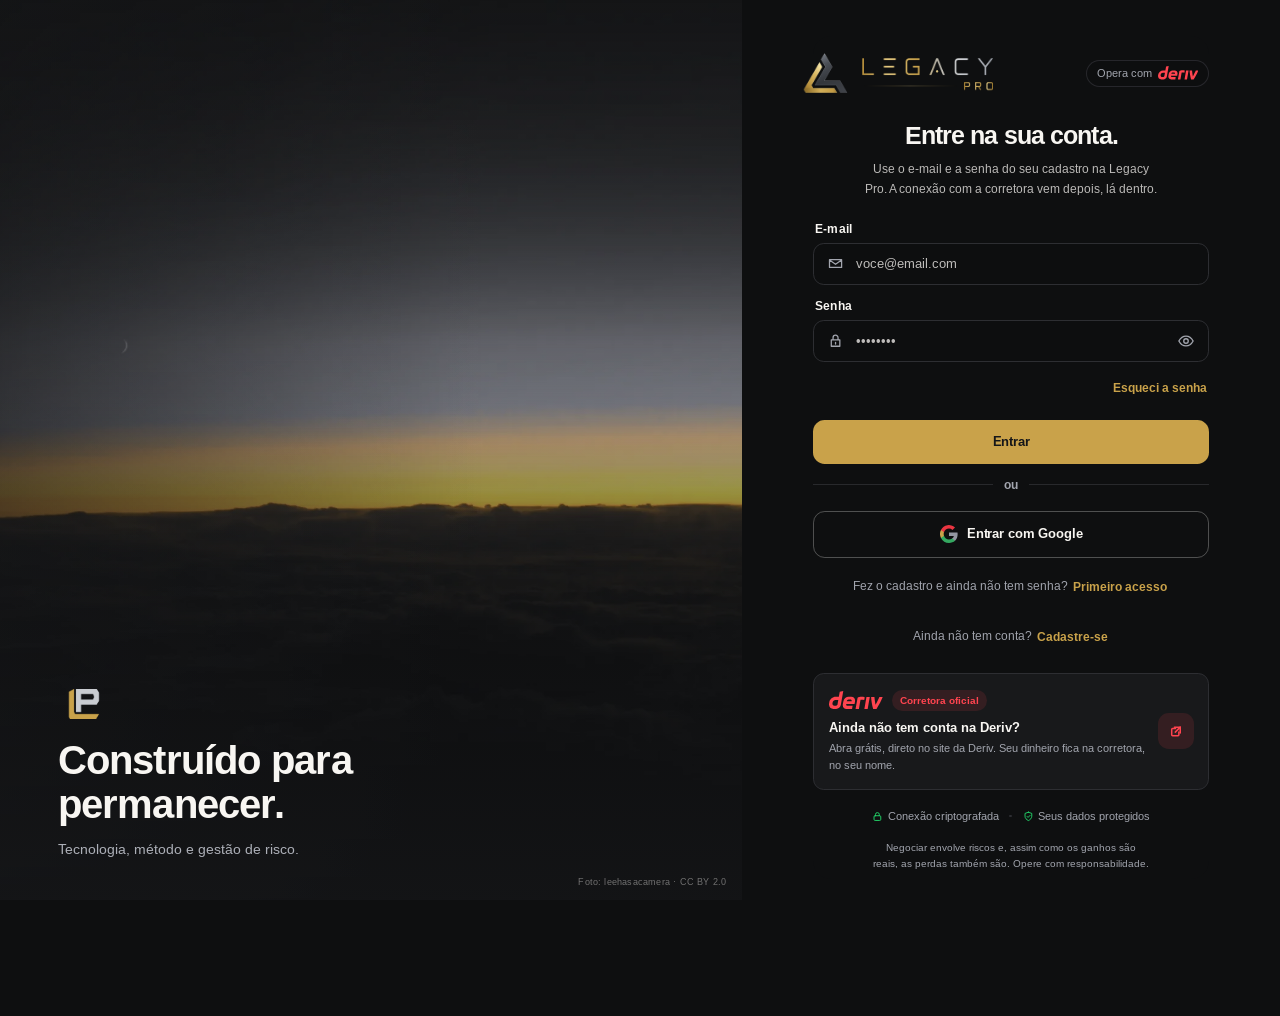
<file: index.html>
<!doctype html>
<html lang="pt-BR">
  <head>
    <meta charset="UTF-8" />
    <meta name="viewport" content="width=device-width, initial-scale=1, viewport-fit=cover" />
    <link rel="icon" href="/pwa-legacypro/favicon.ico" sizes="48x48" />
    <link rel="icon" type="image/png" sizes="32x32" href="/pwa-legacypro/favicon-32.png" />
    <link rel="icon" type="image/png" sizes="64x64" href="/pwa-legacypro/favicon-64.png" />
    <link rel="icon" type="image/png" sizes="128x128" href="/pwa-legacypro/favicon-128.png" />
    <link rel="apple-touch-icon" sizes="180x180" href="/pwa-legacypro/icon-180.png" />
    <link rel="manifest" href="/manifest.webmanifest" />
    <link rel="preconnect" href="https://fonts.googleapis.com" />
    <link rel="preconnect" href="https://fonts.gstatic.com" crossorigin />
    <link rel="preconnect" href="https://wonxykovfvfnuhzpqsle.supabase.co" crossorigin />
    <link rel="dns-prefetch" href="https://api.derivws.com" />
    <link rel="preload" as="style" href="https://fonts.googleapis.com/css2?family=Arimo:wght@400;500;600;700&display=swap" />
    <link rel="stylesheet" href="https://fonts.googleapis.com/css2?family=Arimo:wght@400;500;600;700&display=swap" media="print" onload="this.media='all'" />
    <noscript><link rel="stylesheet" href="https://fonts.googleapis.com/css2?family=Arimo:wght@400;500;600;700&display=swap" /></noscript>
    <meta name="theme-color" content="#08080A" />
    <meta name="mobile-web-app-capable" content="yes" />
    <meta name="apple-mobile-web-app-capable" content="yes" />
    <meta name="apple-mobile-web-app-status-bar-style" content="black-translucent" />
    <meta name="apple-mobile-web-app-title" content="Legacy Pro" />
    <meta name="format-detection" content="telephone=no" />
    <meta name="description" content="Legacy Pro — plataforma de operações manuais e automatizadas." />
    <meta name="deriv-site-verification" content="0a26fa1a1f70390288a10ce7c6582e54ac3c519f4ce85f7d7d82a5be30c8b84e" />
    <title>Legacy Pro</title>
      <link rel="apple-touch-icon" sizes="167x167" href="/pwa-legacypro/icon-167.png" />
    <link rel="apple-touch-icon" sizes="152x152" href="/pwa-legacypro/icon-152.png" />
    <link rel="apple-touch-startup-image" media="screen and (device-width: 440px) and (device-height: 956px) and (-webkit-device-pixel-ratio: 3) and (orientation: portrait)" href="/pwa-legacypro/splash/1320x2868.png" />
    <link rel="apple-touch-startup-image" media="screen and (device-width: 402px) and (device-height: 874px) and (-webkit-device-pixel-ratio: 3) and (orientation: portrait)" href="/pwa-legacypro/splash/1206x2622.png" />
    <link rel="apple-touch-startup-image" media="screen and (device-width: 430px) and (device-height: 932px) and (-webkit-device-pixel-ratio: 3) and (orientation: portrait)" href="/pwa-legacypro/splash/1290x2796.png" />
    <link rel="apple-touch-startup-image" media="screen and (device-width: 393px) and (device-height: 852px) and (-webkit-device-pixel-ratio: 3) and (orientation: portrait)" href="/pwa-legacypro/splash/1179x2556.png" />
    <link rel="apple-touch-startup-image" media="screen and (device-width: 428px) and (device-height: 926px) and (-webkit-device-pixel-ratio: 3) and (orientation: portrait)" href="/pwa-legacypro/splash/1284x2778.png" />
    <link rel="apple-touch-startup-image" media="screen and (device-width: 390px) and (device-height: 844px) and (-webkit-device-pixel-ratio: 3) and (orientation: portrait)" href="/pwa-legacypro/splash/1170x2532.png" />
    <link rel="apple-touch-startup-image" media="screen and (device-width: 375px) and (device-height: 812px) and (-webkit-device-pixel-ratio: 3) and (orientation: portrait)" href="/pwa-legacypro/splash/1125x2436.png" />
    <link rel="apple-touch-startup-image" media="screen and (device-width: 414px) and (device-height: 896px) and (-webkit-device-pixel-ratio: 3) and (orientation: portrait)" href="/pwa-legacypro/splash/1242x2688.png" />
    <link rel="apple-touch-startup-image" media="screen and (device-width: 414px) and (device-height: 896px) and (-webkit-device-pixel-ratio: 2) and (orientation: portrait)" href="/pwa-legacypro/splash/828x1792.png" />
    <link rel="apple-touch-startup-image" media="screen and (device-width: 414px) and (device-height: 736px) and (-webkit-device-pixel-ratio: 3) and (orientation: portrait)" href="/pwa-legacypro/splash/1242x2208.png" />
    <link rel="apple-touch-startup-image" media="screen and (device-width: 375px) and (device-height: 667px) and (-webkit-device-pixel-ratio: 2) and (orientation: portrait)" href="/pwa-legacypro/splash/750x1334.png" />
    <link rel="apple-touch-startup-image" media="screen and (device-width: 320px) and (device-height: 568px) and (-webkit-device-pixel-ratio: 2) and (orientation: portrait)" href="/pwa-legacypro/splash/640x1136.png" />
    <link rel="apple-touch-startup-image" media="screen and (device-width: 1024px) and (device-height: 1366px) and (-webkit-device-pixel-ratio: 2) and (orientation: portrait)" href="/pwa-legacypro/splash/2048x2732.png" />
    <link rel="apple-touch-startup-image" media="screen and (device-width: 834px) and (device-height: 1194px) and (-webkit-device-pixel-ratio: 2) and (orientation: portrait)" href="/pwa-legacypro/splash/1668x2388.png" />
    <link rel="apple-touch-startup-image" media="screen and (device-width: 820px) and (device-height: 1180px) and (-webkit-device-pixel-ratio: 2) and (orientation: portrait)" href="/pwa-legacypro/splash/1640x2360.png" />
    <link rel="apple-touch-startup-image" media="screen and (device-width: 810px) and (device-height: 1080px) and (-webkit-device-pixel-ratio: 2) and (orientation: portrait)" href="/pwa-legacypro/splash/1620x2160.png" />
    <link rel="apple-touch-startup-image" media="screen and (device-width: 768px) and (device-height: 1024px) and (-webkit-device-pixel-ratio: 2) and (orientation: portrait)" href="/pwa-legacypro/splash/1536x2048.png" />
    <link rel="apple-touch-startup-image" media="screen and (device-width: 744px) and (device-height: 1133px) and (-webkit-device-pixel-ratio: 2) and (orientation: portrait)" href="/pwa-legacypro/splash/1488x2266.png" />
    <script type="module" crossorigin src="/assets/legacypro-app.js?v=8fe25f798542"></script>
    <link rel="stylesheet" crossorigin href="/assets/legacypro.css?v=8fe25f798542">
    <link rel="modulepreload" crossorigin href="/assets/InicioPagina.js?v=8fe25f798542">
    <link rel="modulepreload" crossorigin href="/assets/Notificacoes.js?v=8fe25f798542">
    <link rel="modulepreload" crossorigin href="/assets/gradeAulas.js?v=8fe25f798542">
    <link rel="modulepreload" crossorigin href="/assets/CapaDaAula.js?v=8fe25f798542">
    <link rel="modulepreload" crossorigin href="/assets/capasAulas.js?v=8fe25f798542">
    <link rel="modulepreload" crossorigin href="/assets/ResponsiveImage.js?v=8fe25f798542">
    <link rel="modulepreload" crossorigin href="/assets/EscolherComunidade.js?v=8fe25f798542">
    <link rel="modulepreload" crossorigin href="/assets/stories-c.js?v=8fe25f798542">
    <link rel="modulepreload" crossorigin href="/assets/VisualizadorDeStories.js?v=8fe25f798542">
    <link rel="modulepreload" crossorigin href="/assets/RecursosDeApp.js?v=8fe25f798542">
    <link rel="modulepreload" crossorigin href="/assets/Decolagem.js?v=8fe25f798542">
    <link rel="preload" as="style" crossorigin href="/assets/legacypro14.css?v=8fe25f798542">
    <link rel="preload" as="style" crossorigin href="/assets/legacypro15.css?v=8fe25f798542">
    <link rel="preload" as="style" crossorigin href="/assets/legacypro24.css?v=8fe25f798542">
    <link rel="preload" as="style" crossorigin href="/assets/legacypro26.css?v=8fe25f798542">
    <link rel="preload" as="style" crossorigin href="/assets/legacypro31.css?v=8fe25f798542">
    <link rel="preload" as="style" crossorigin href="/assets/legacypro32.css?v=8fe25f798542">
    <link rel="preload" as="style" crossorigin href="/assets/legacypro2.css?v=8fe25f798542">
  </head>
  <body>
    <div id="app-abertura" aria-hidden="true"><img src="/pwa-legacypro/abertura.png" alt="" /><i></i></div>
    <style>
      #app-abertura{position:fixed;inset:0;z-index:2147483000;display:none;place-items:center;background:#08080A;transition:opacity .5s cubic-bezier(.4,0,.2,1),visibility .5s}
      @media (display-mode: standalone){#app-abertura{display:grid}html{background:#08080A}}
      #app-abertura img{width:calc(58vw / var(--escala-pagina, 1));height:auto;transition:transform .5s cubic-bezier(.4,0,.2,1)}
      @media (min-width:700px){#app-abertura img{width:calc(36vw / var(--escala-pagina, 1))}}
      #app-abertura i{position:absolute;left:50%;bottom:calc(72px + env(safe-area-inset-bottom));width:48px;height:2px;margin-left:-24px;border-radius:2px;background:rgba(201,162,74,.22);overflow:hidden;opacity:0;animation:abre-surge .3s .7s forwards}
      #app-abertura i::after{content:'';position:absolute;top:0;bottom:0;width:40%;background:#C9A24A;animation:abre-corre 1.1s ease-in-out infinite}
      #app-abertura.saindo{opacity:0;visibility:hidden}
      #app-abertura.saindo img{transform:scale(1.04)}
      @keyframes abre-surge{to{opacity:1}}
      @keyframes abre-corre{from{transform:translateX(-100%)}to{transform:translateX(250%)}}
      @media (prefers-reduced-motion:reduce){#app-abertura,#app-abertura img{transition:none}#app-abertura i::after{animation:none}}
    </style>
    <div id="root"></div>
  </body>
</html>
</file>
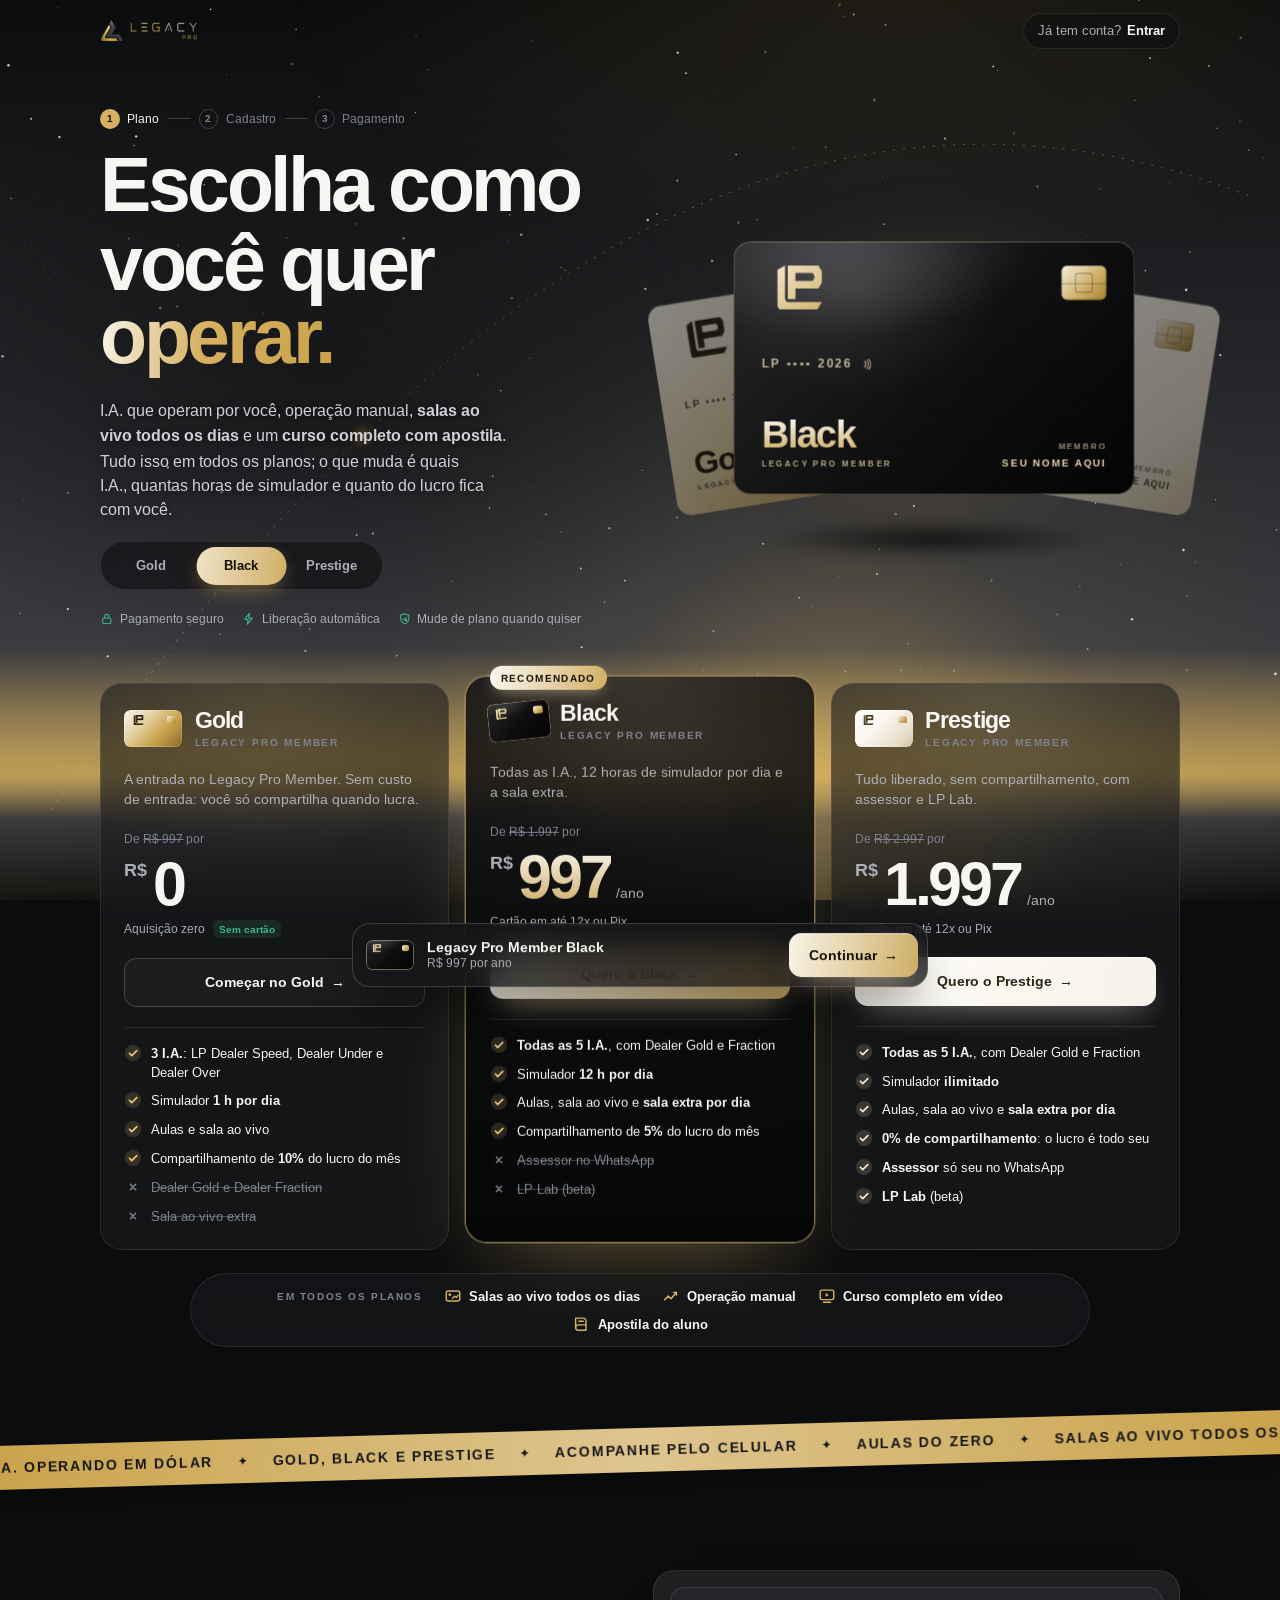
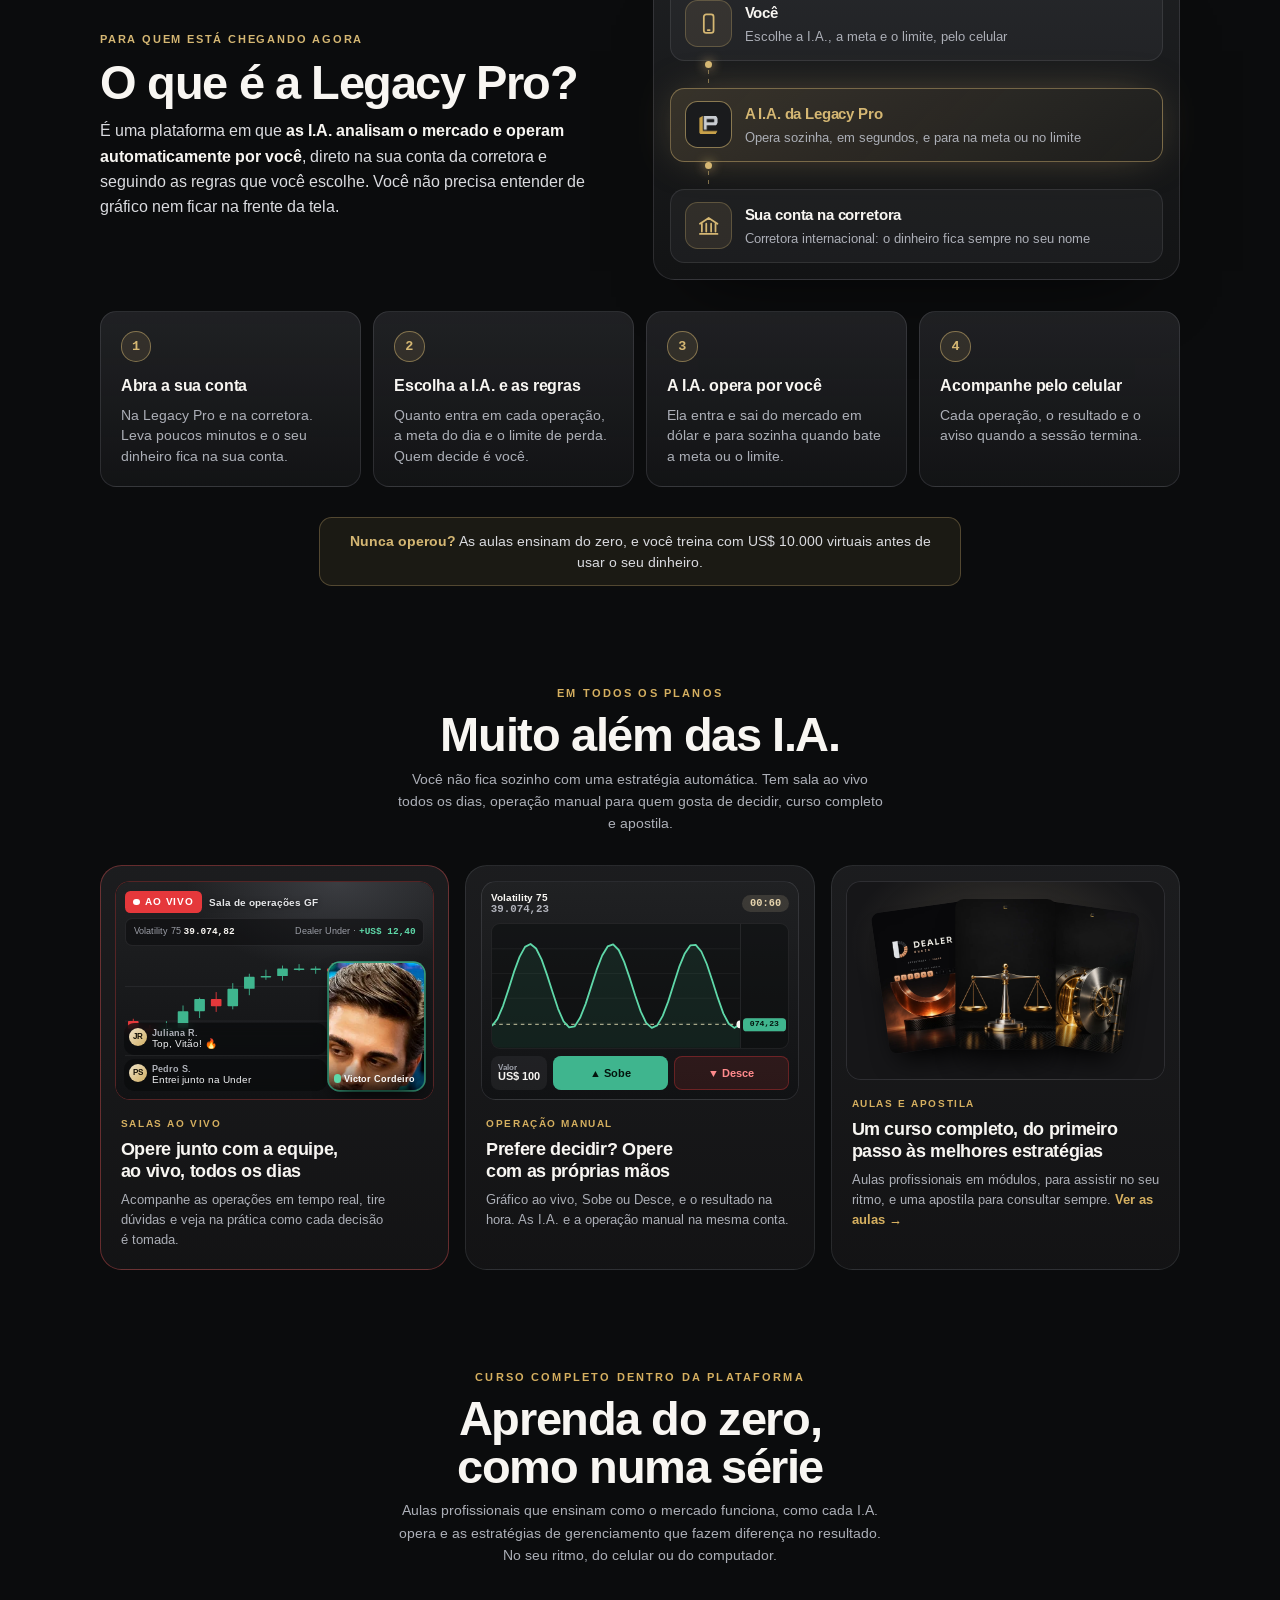
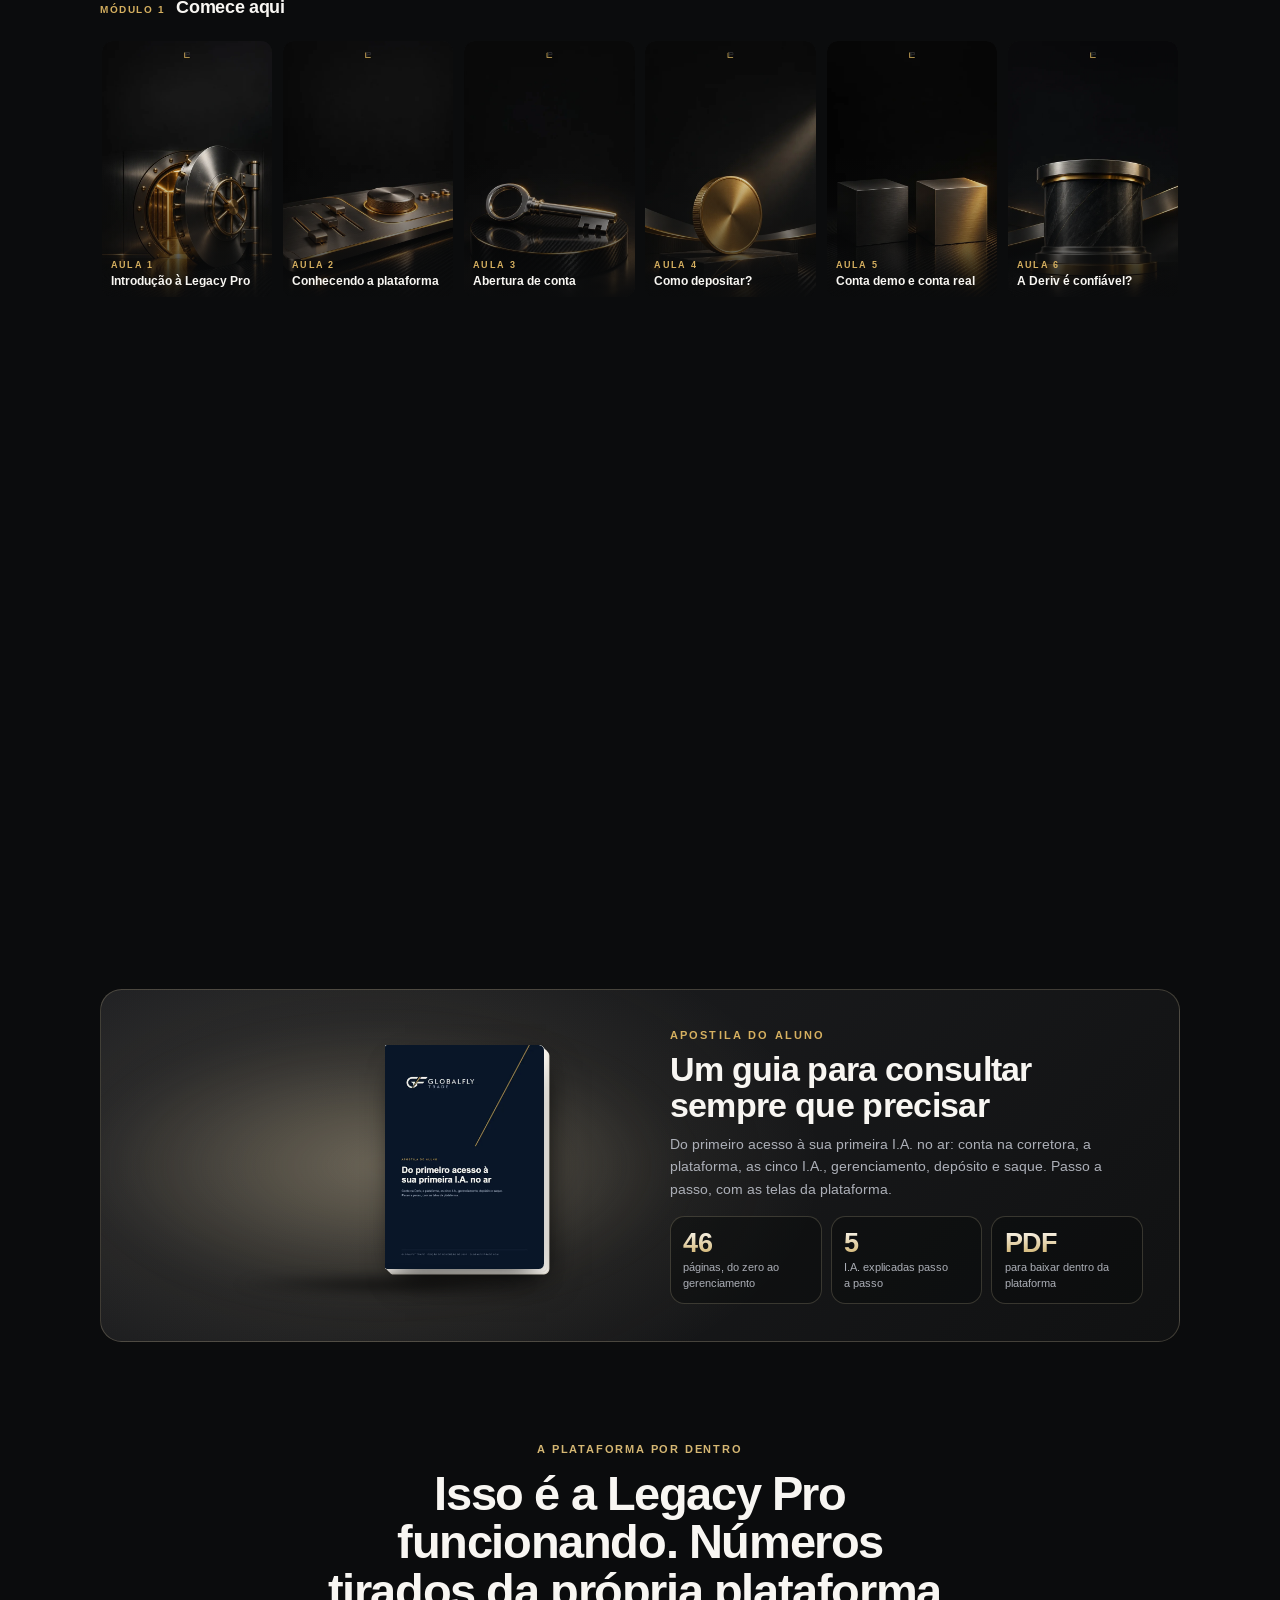
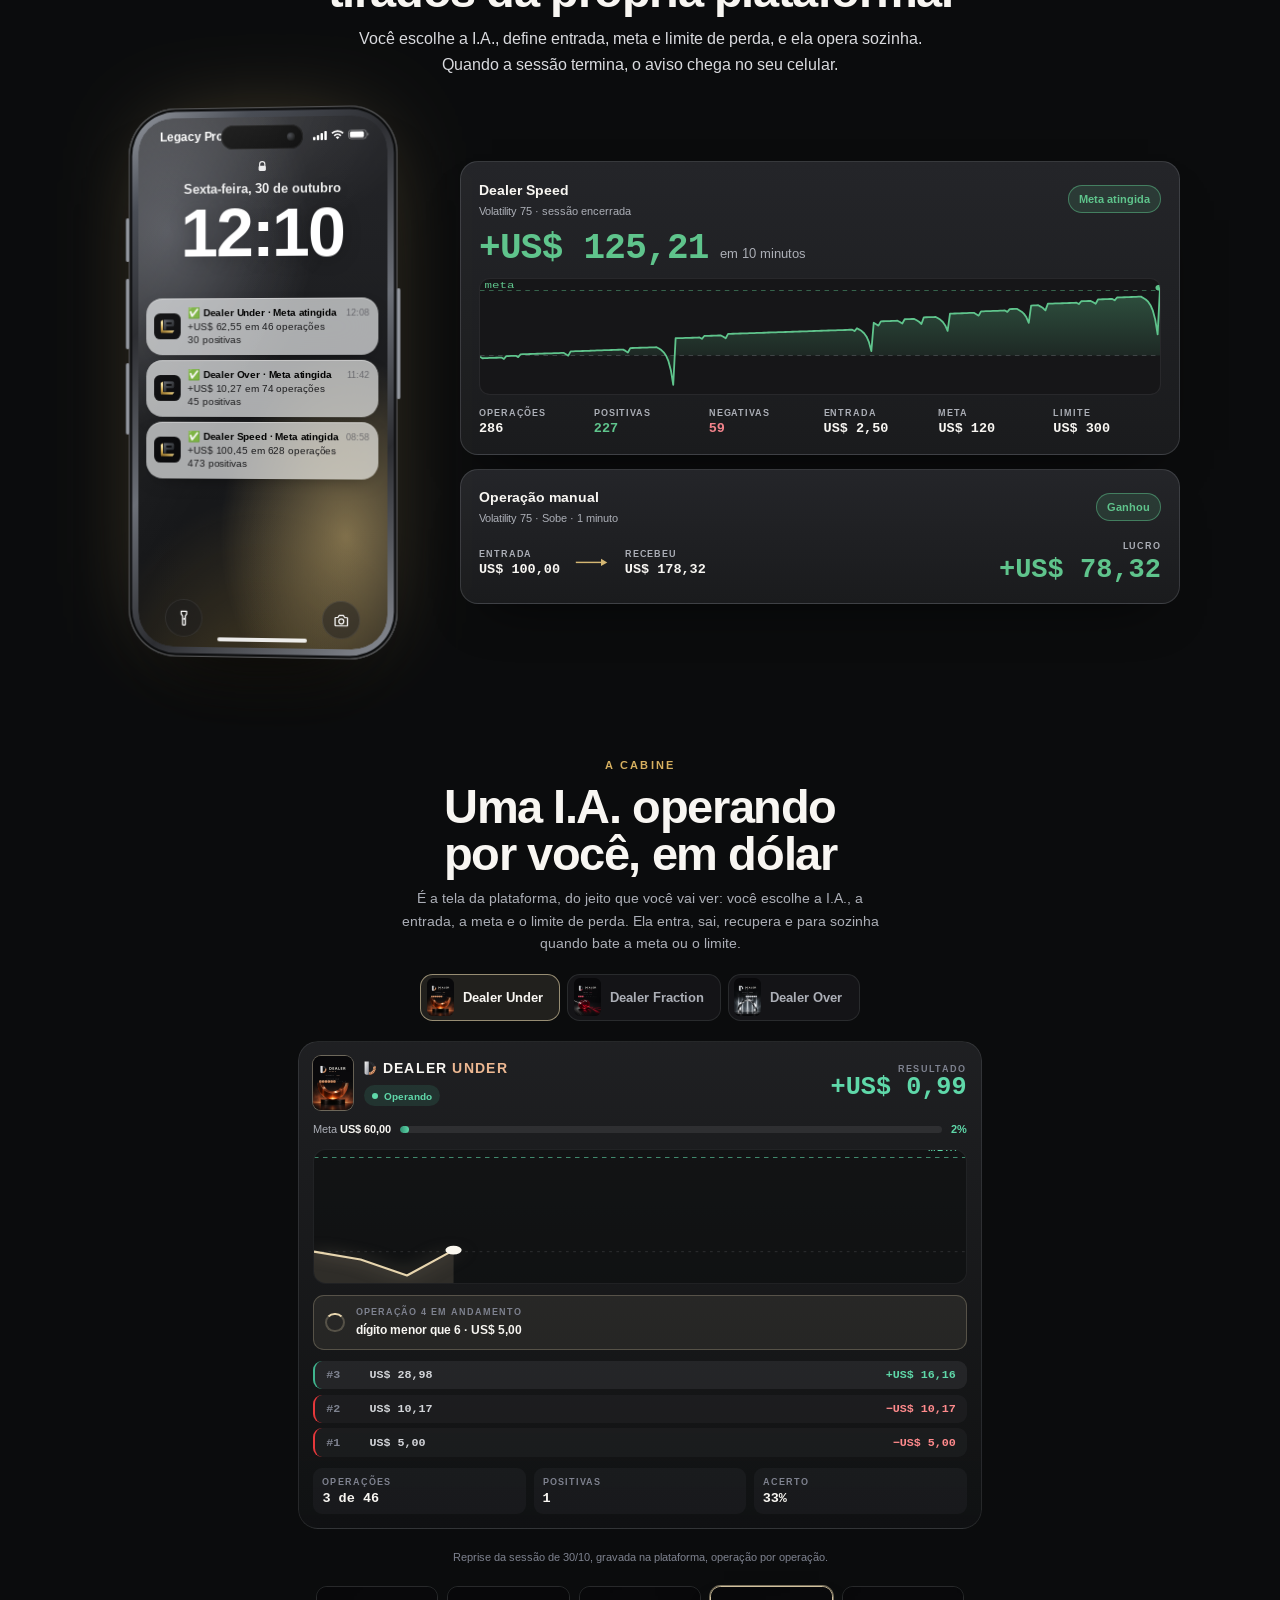
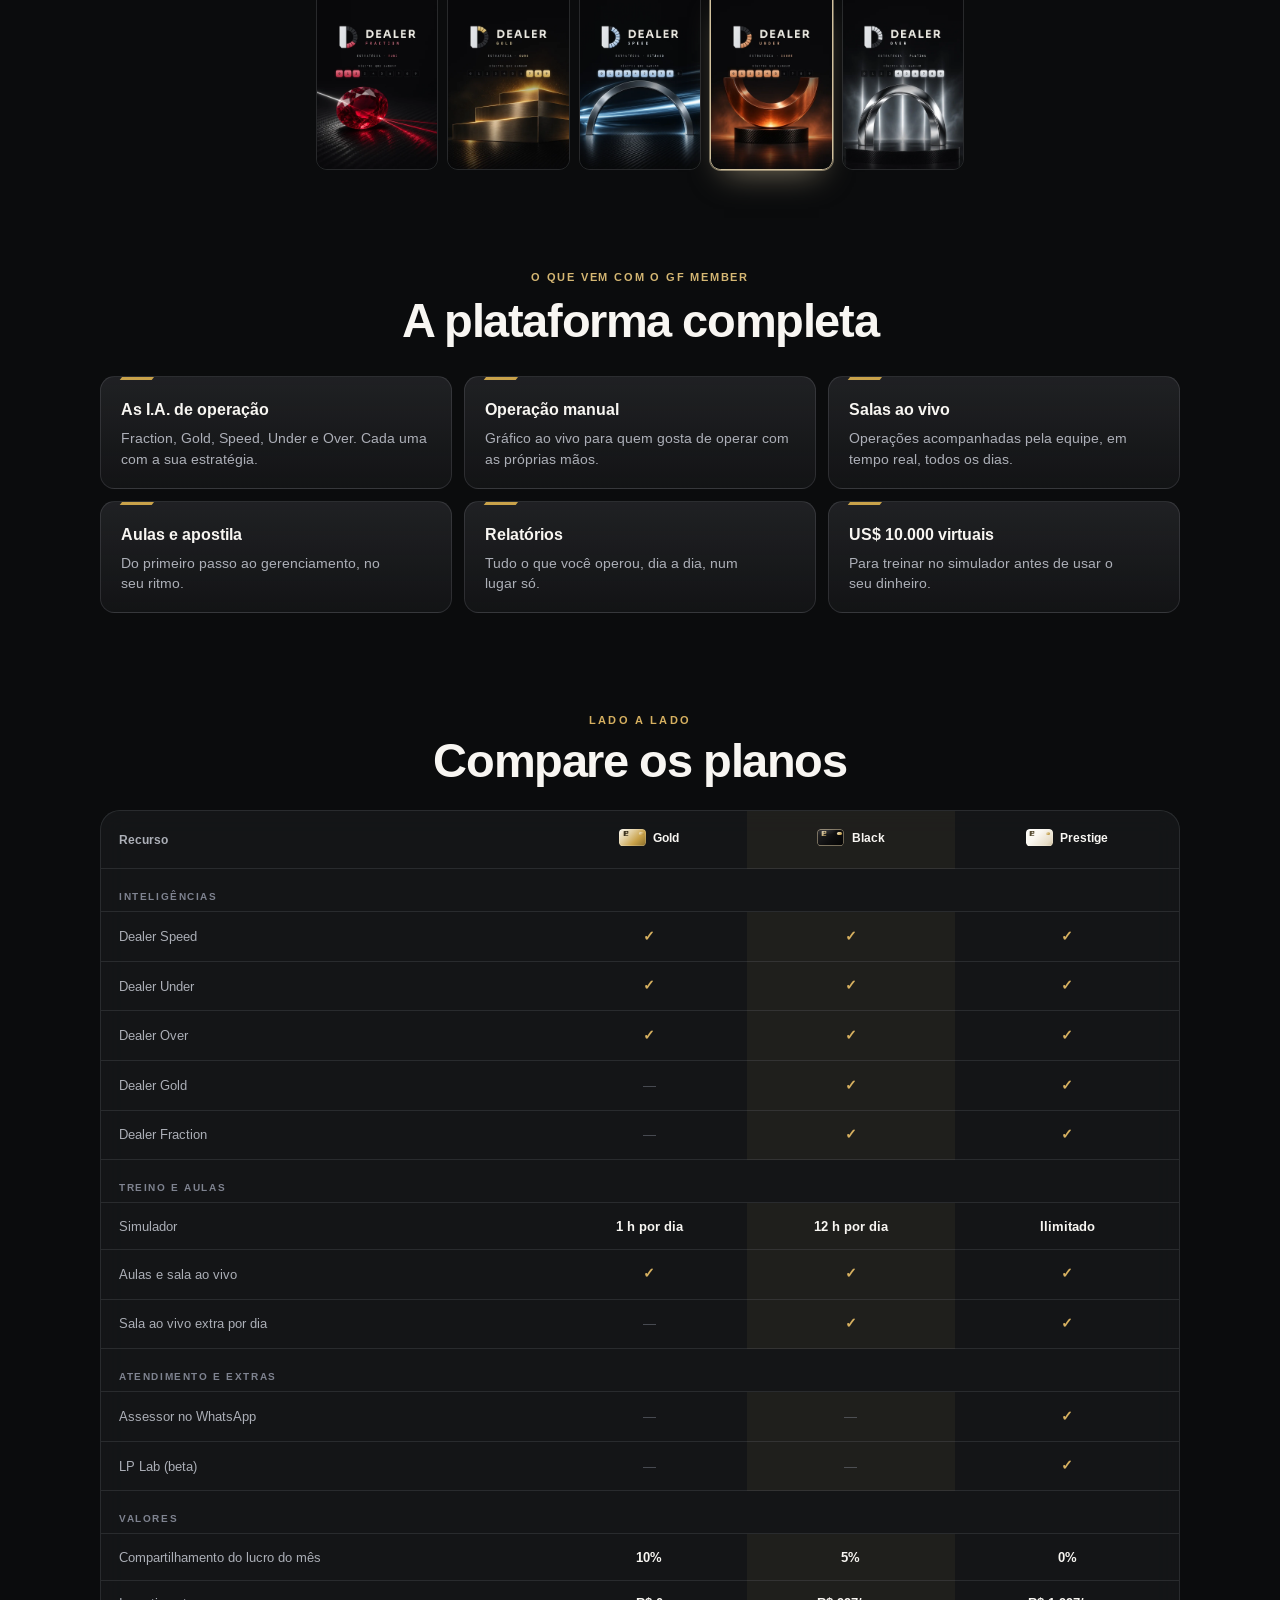
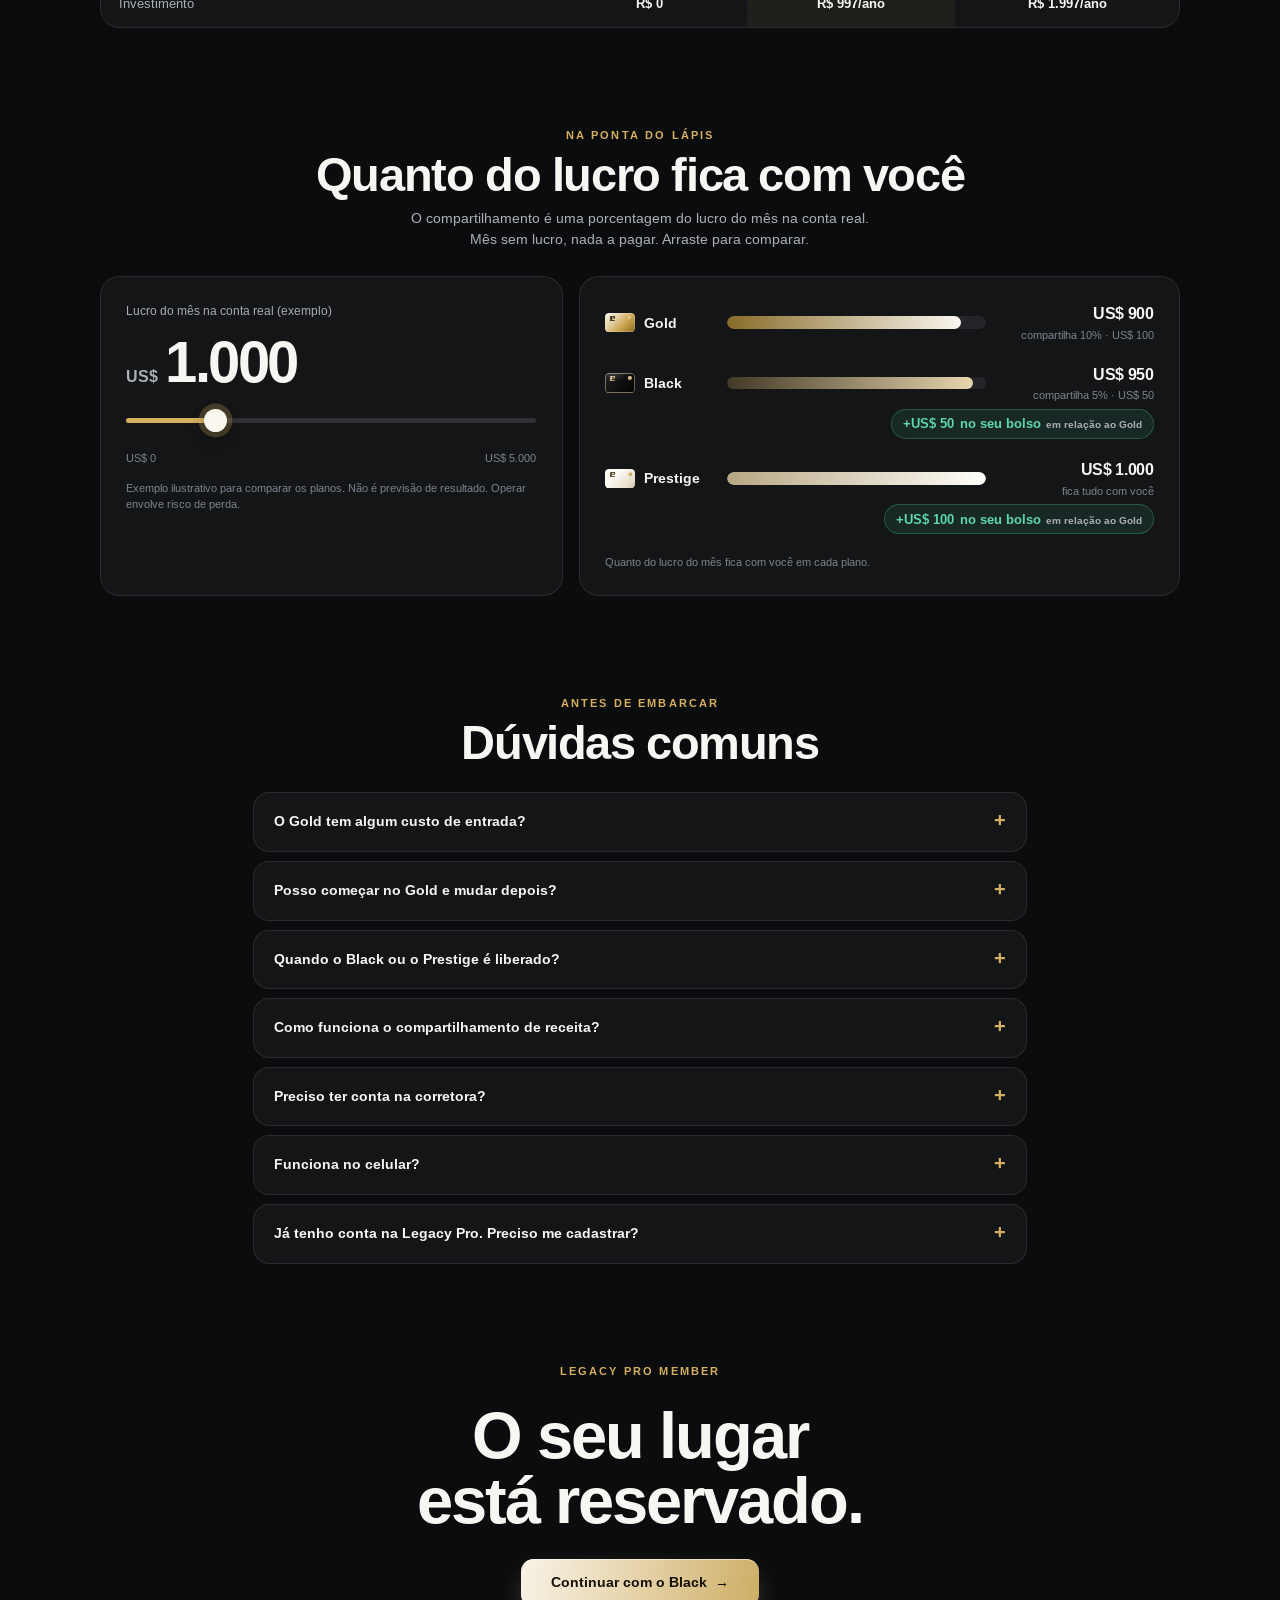
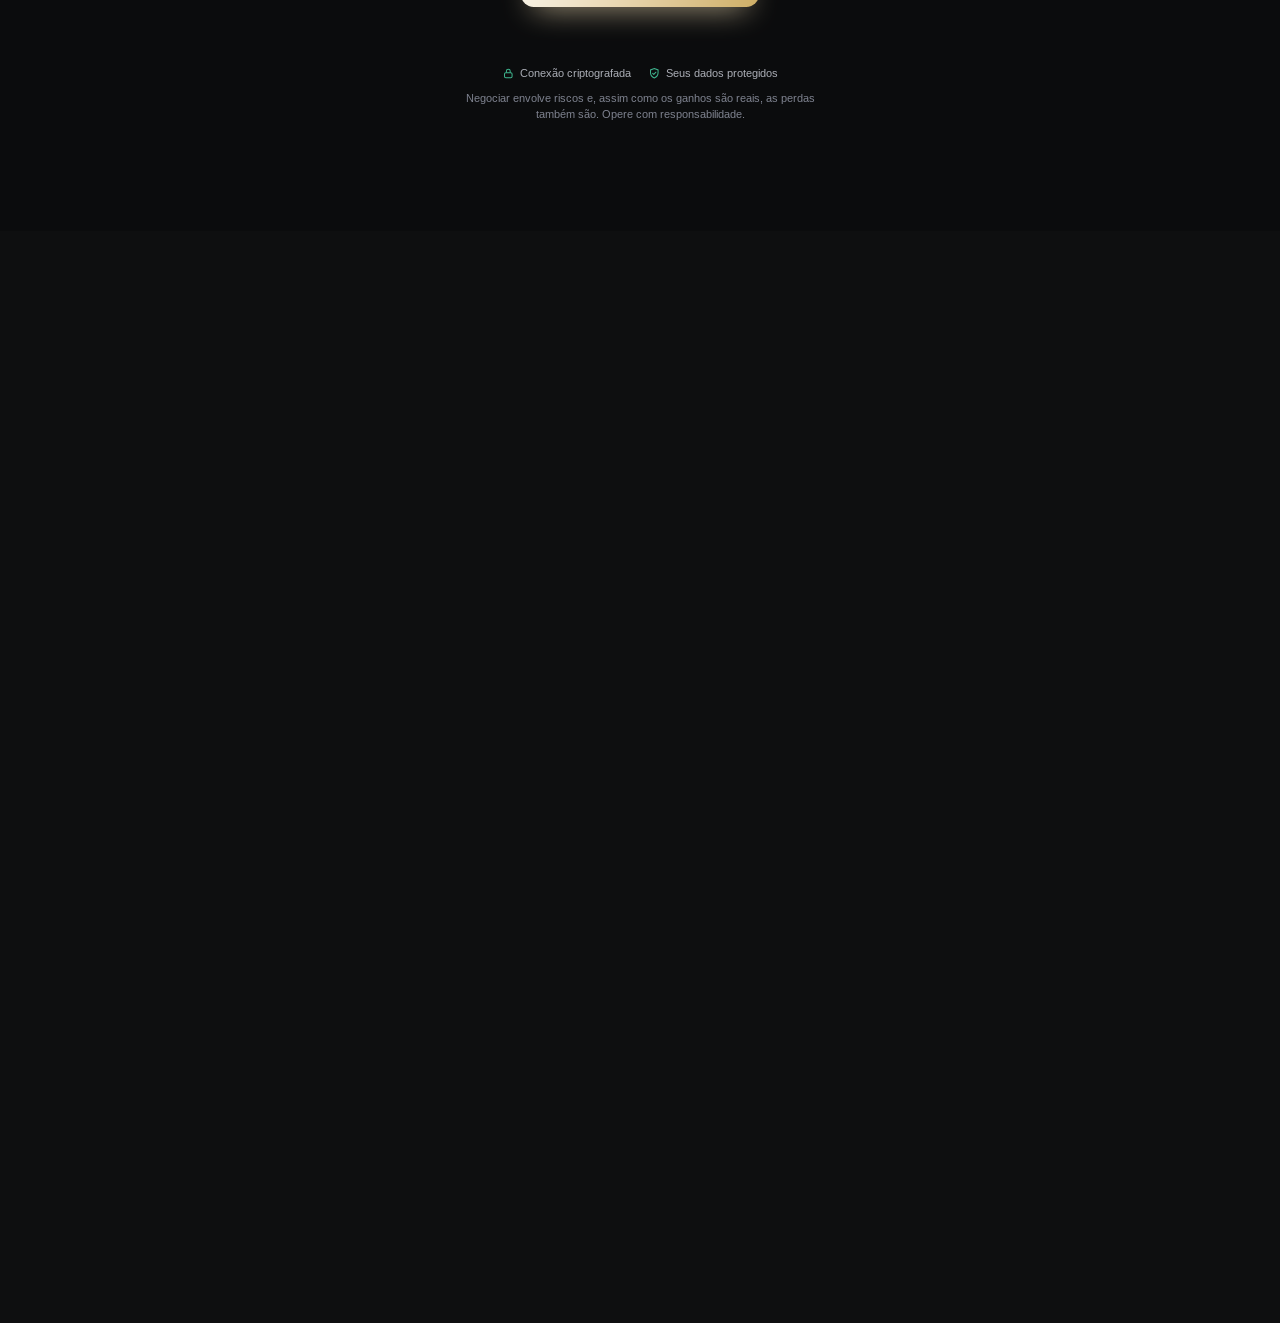
<file: cadastre-se/index.html>
<!doctype html>
<html lang="pt-BR">
<head>
<meta charset="utf-8">
<meta name="viewport" content="width=device-width, initial-scale=1">
<meta name="robots" content="noindex">
<title>Cadastro</title>
<!--
  /cadastre-se (09/10/2026): o endereço que abre a plataforma direto na tela
  de CADASTRO, para os links de campanha ("clique aqui e faça seu cadastro").
  Antes o link caía na tela de entrar, e a pessoa tinha de achar o botão
  "Cadastre-se". O /cadastro é outra coisa: a landing de captação.

  Esta página só encaminha para a raiz com `?cadastro=1`, levando junto a
  marcação da campanha (utm), para a origem do cadastro continuar medida.
  Quem lê o `cadastro=1` é src/core/teeds/entradaInicial.ts.
-->
<meta http-equiv="refresh" content="0; url=/?cadastro=1">
<script>
  (function () {
    var q = new URLSearchParams(location.search)
    q.set('cadastro', '1')
    location.replace('/?' + q.toString() + location.hash)
  })()
</script>
<style>body{margin:0;min-height:100vh;display:grid;place-items:center;background:#0b0f14;color:#8b9bb0;font:15px -apple-system,BlinkMacSystemFont,"Segoe UI",sans-serif}</style>
</head>
<body><p>Abrindo o cadastro…</p></body>
</html>
</file>
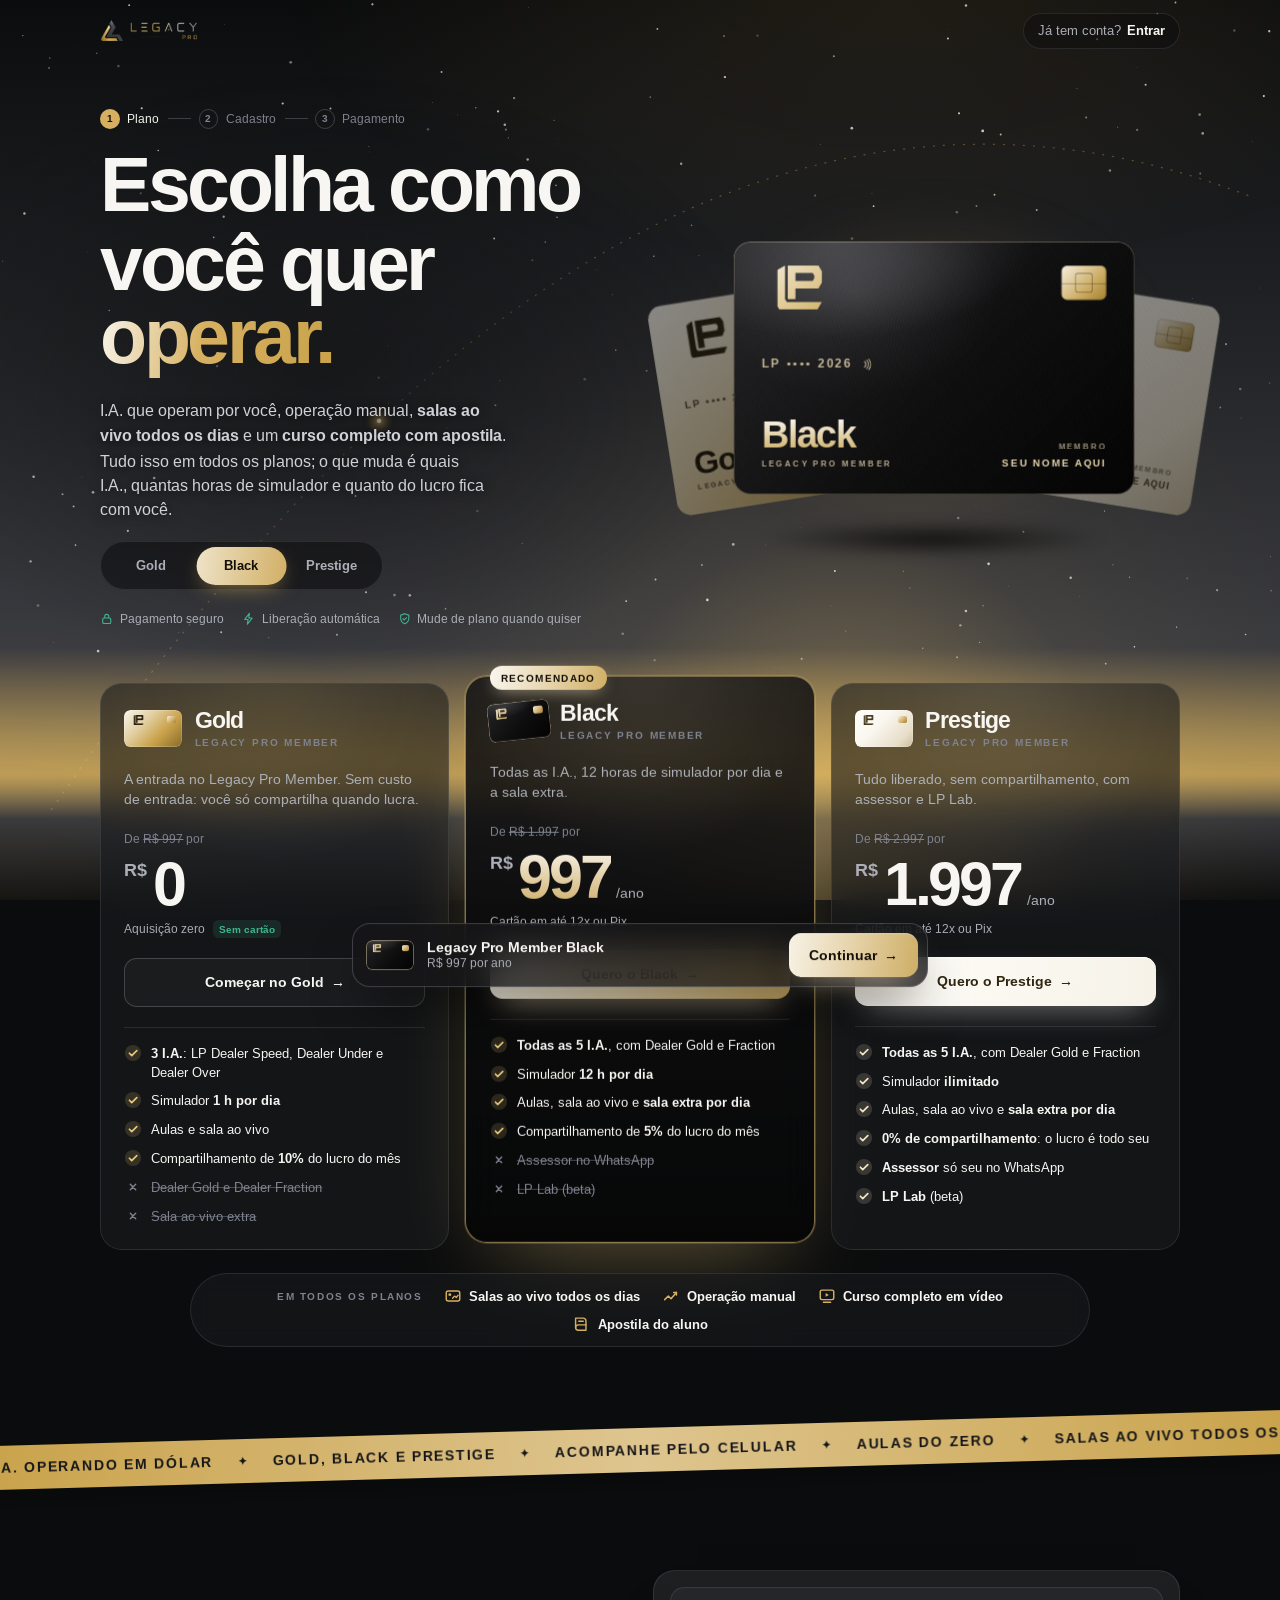
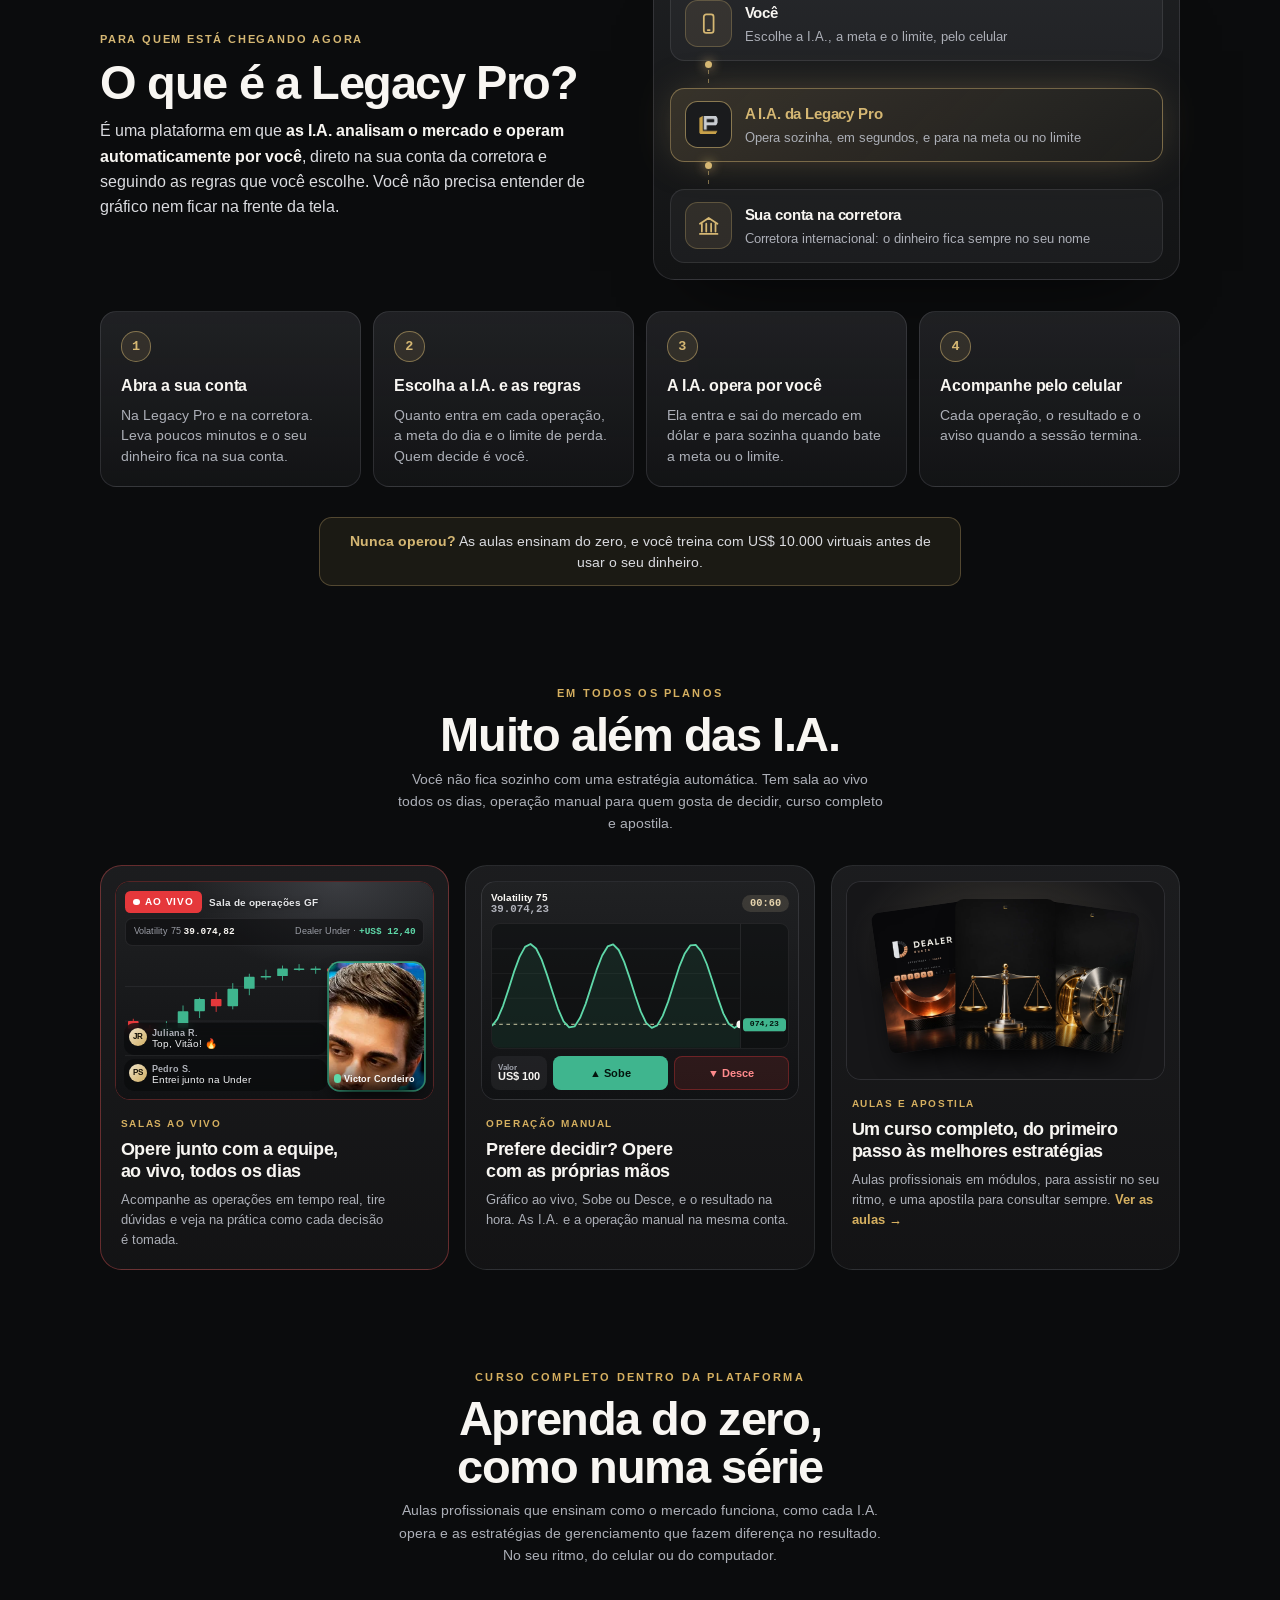
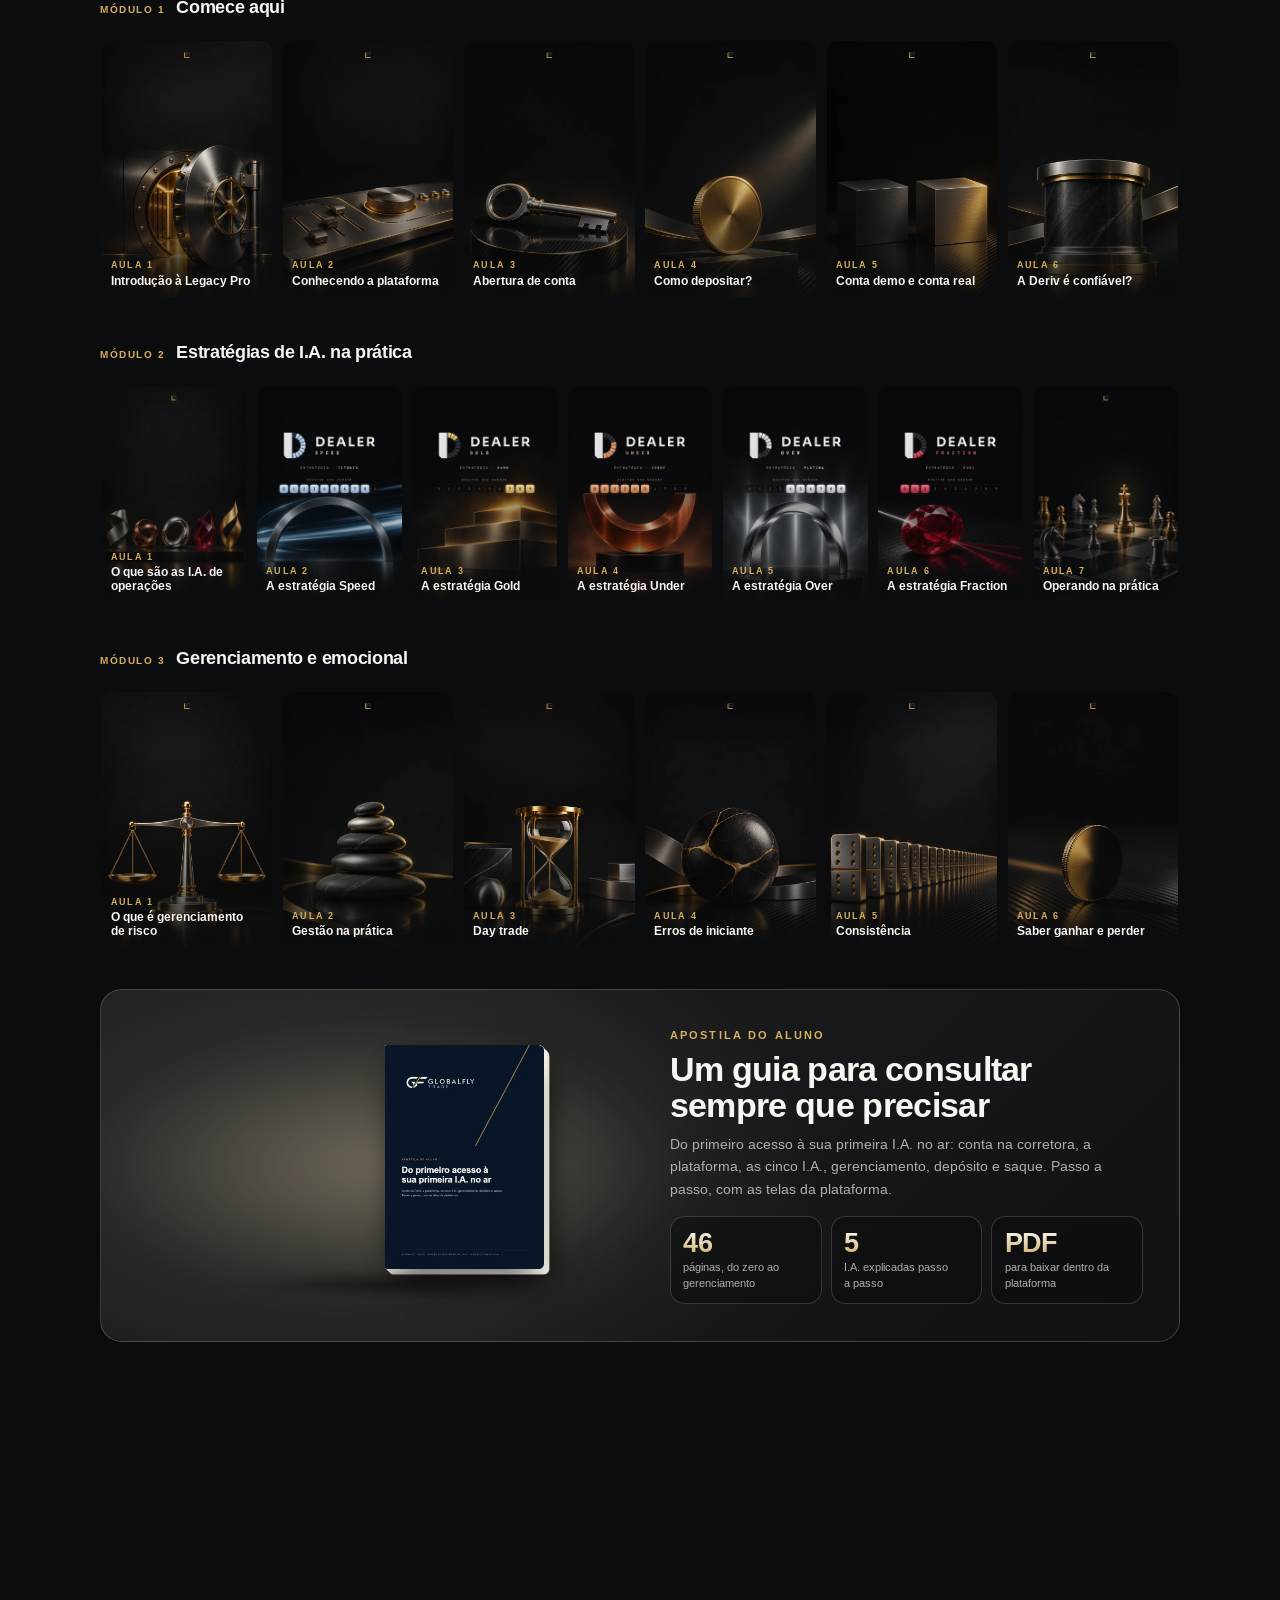
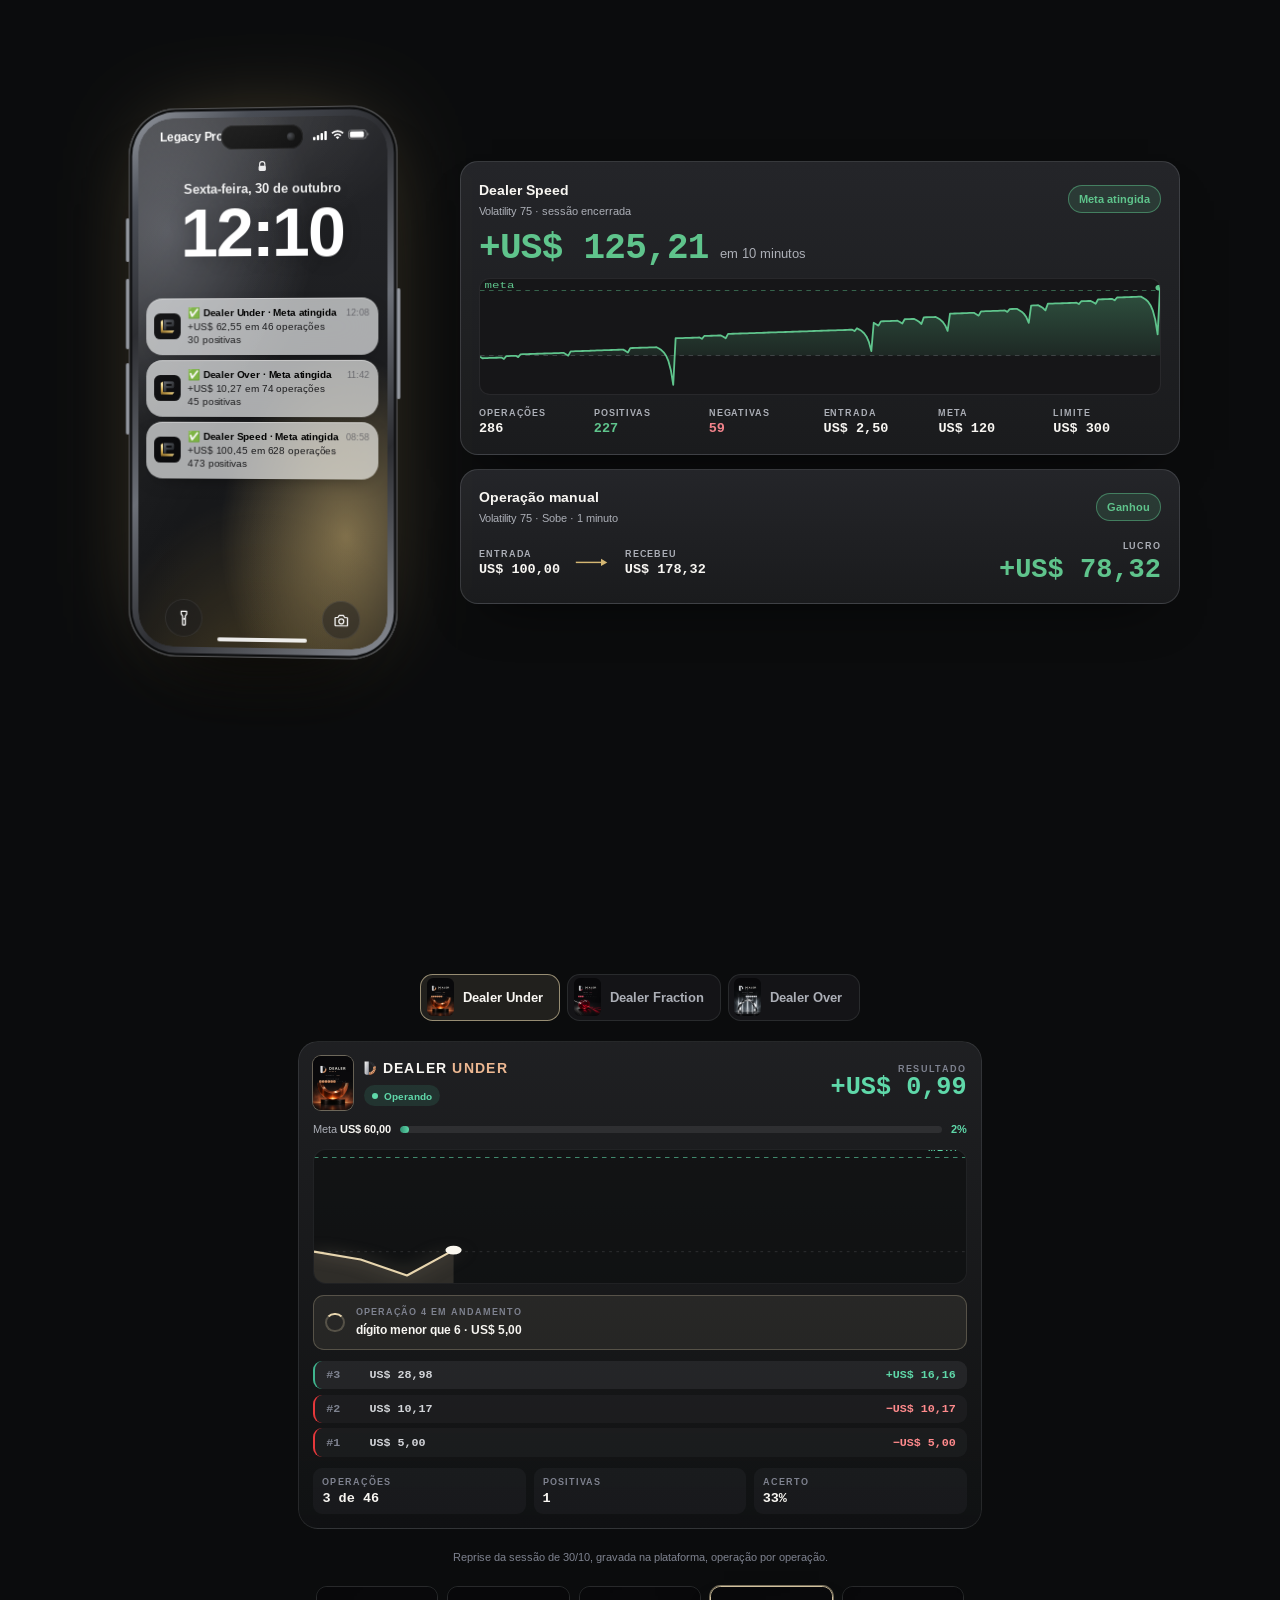
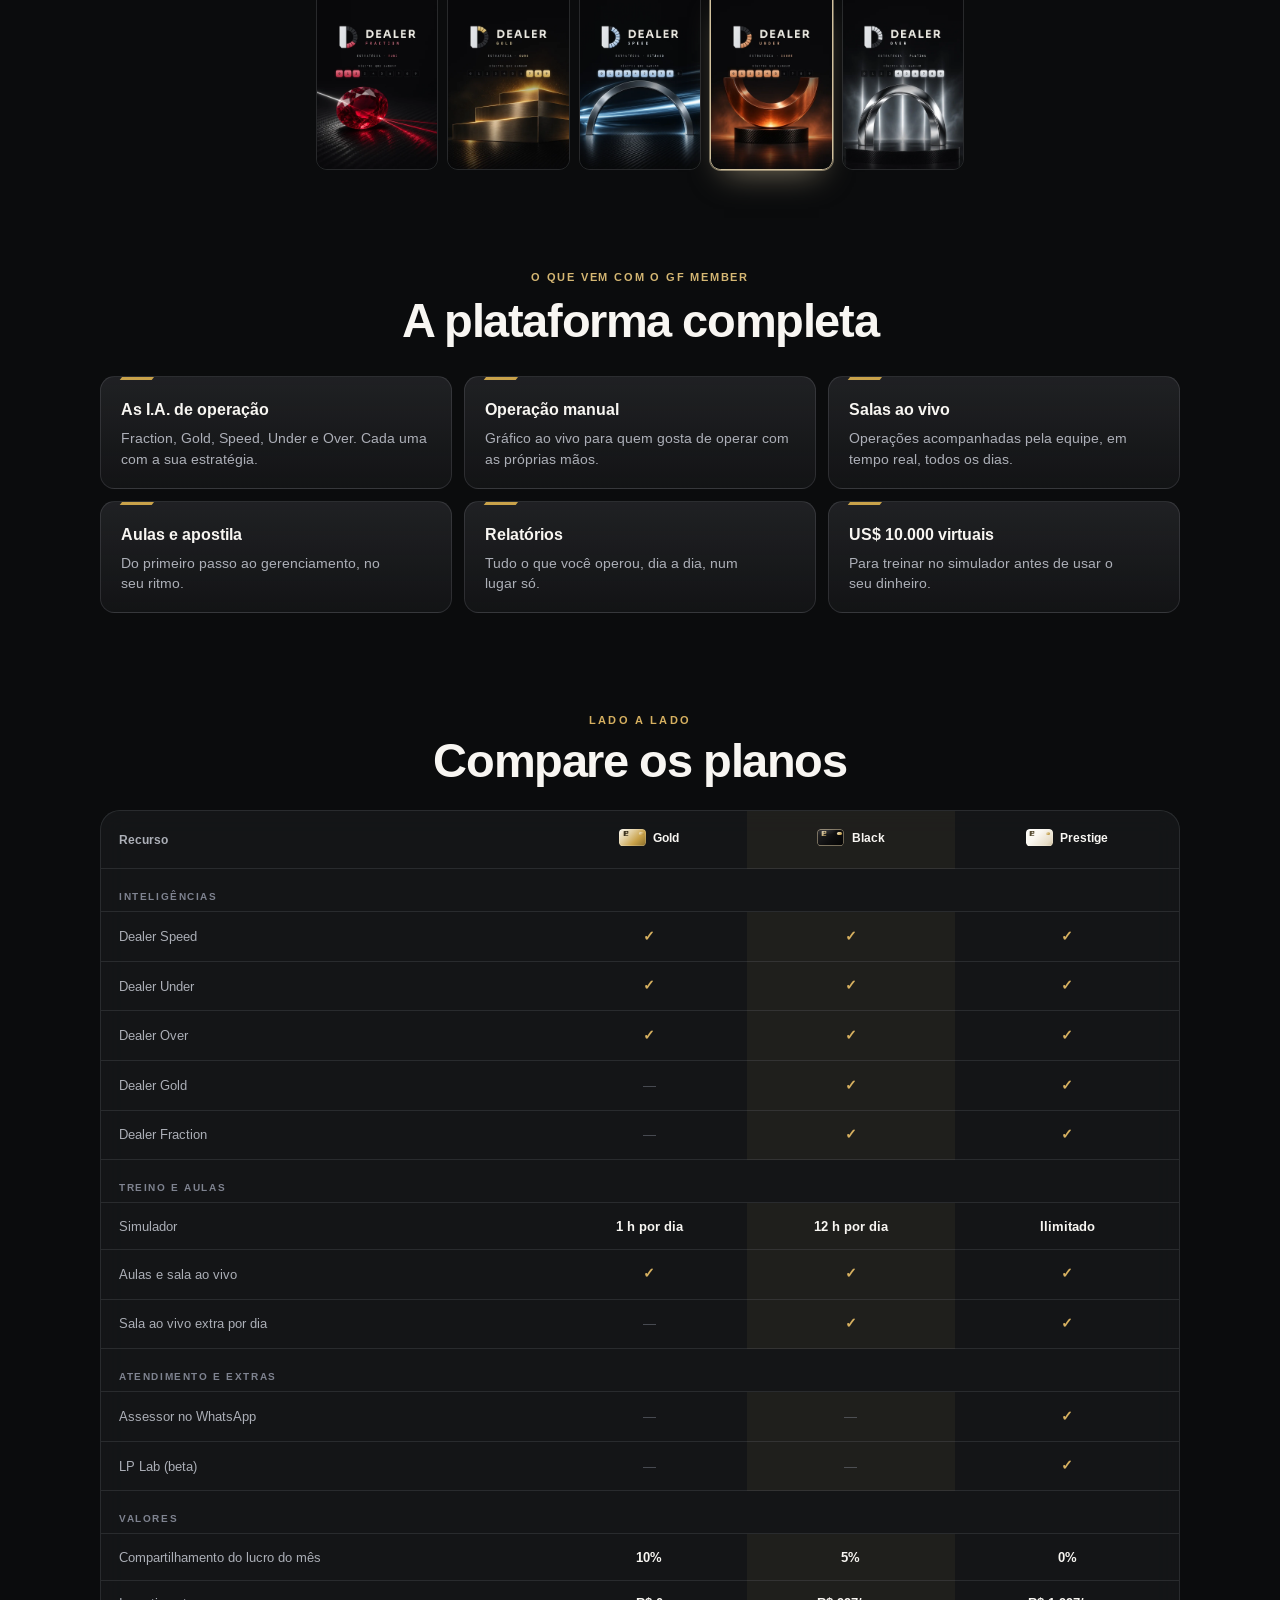
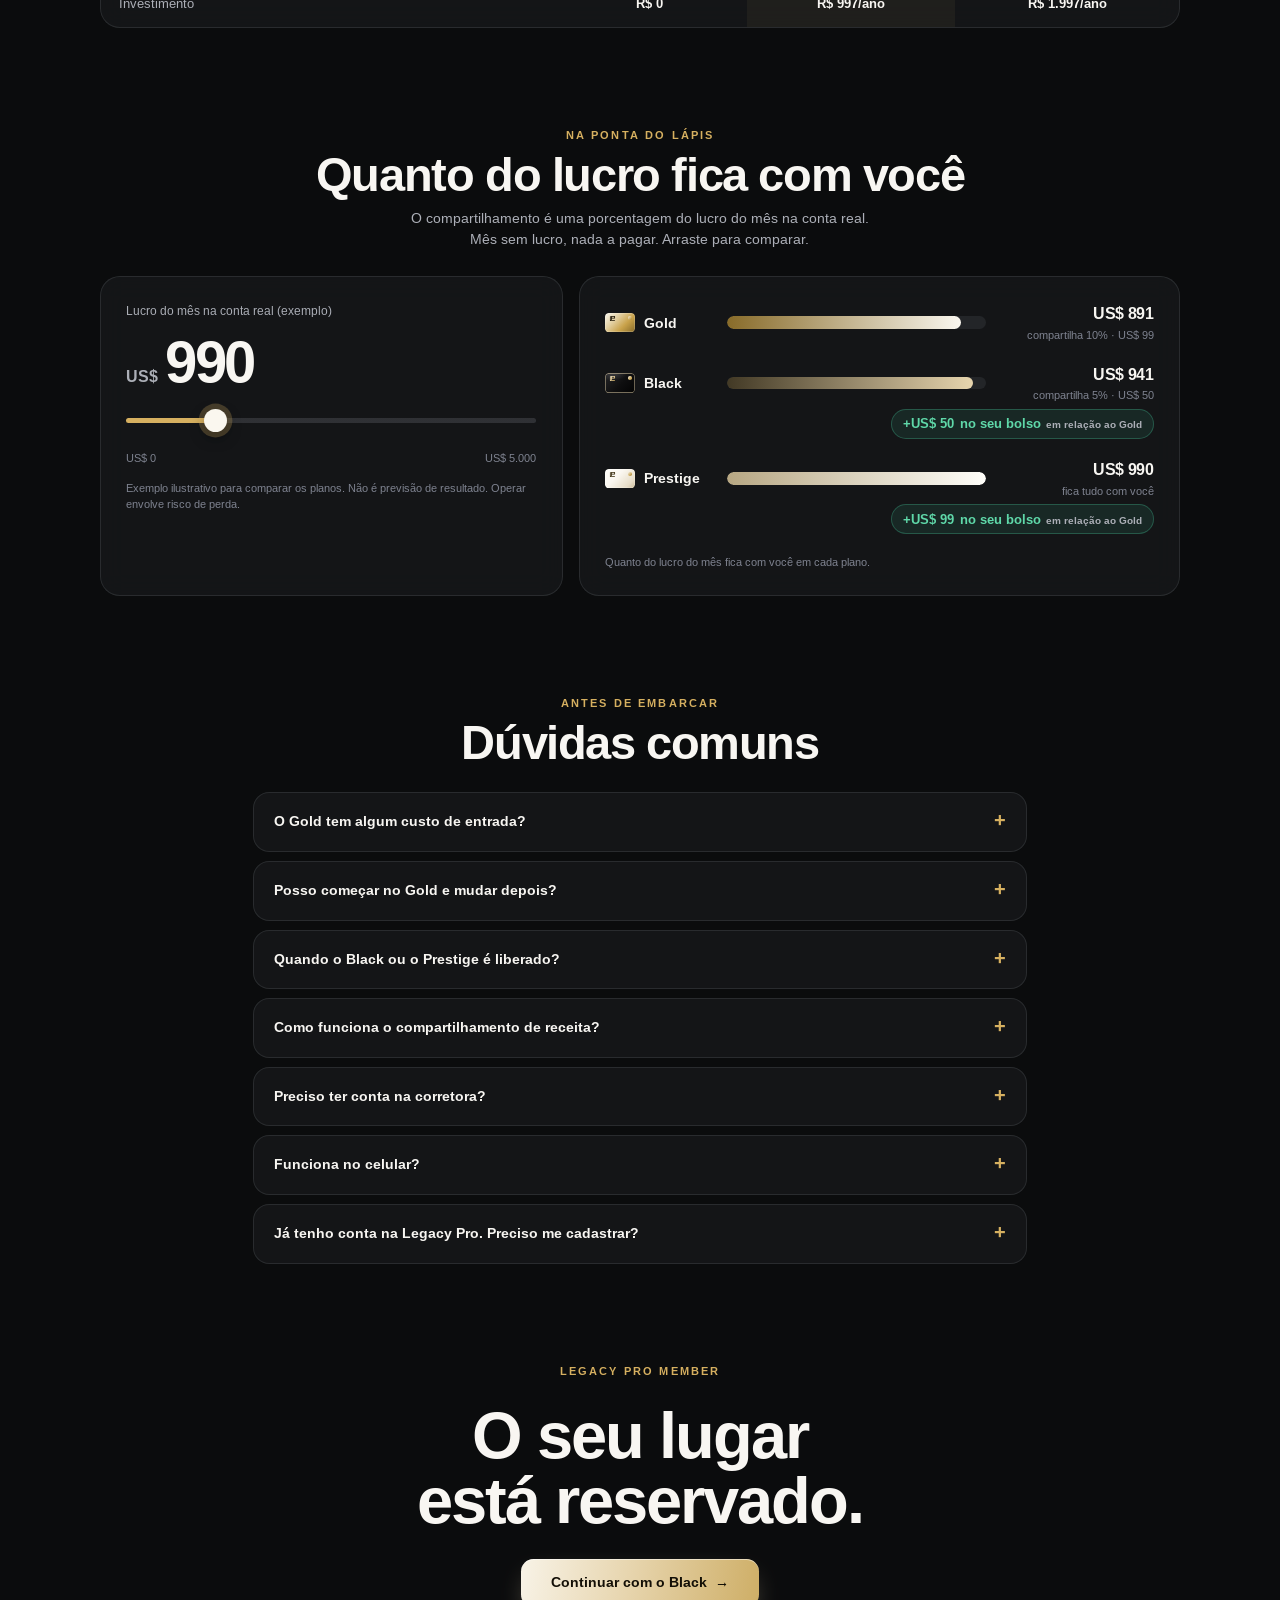
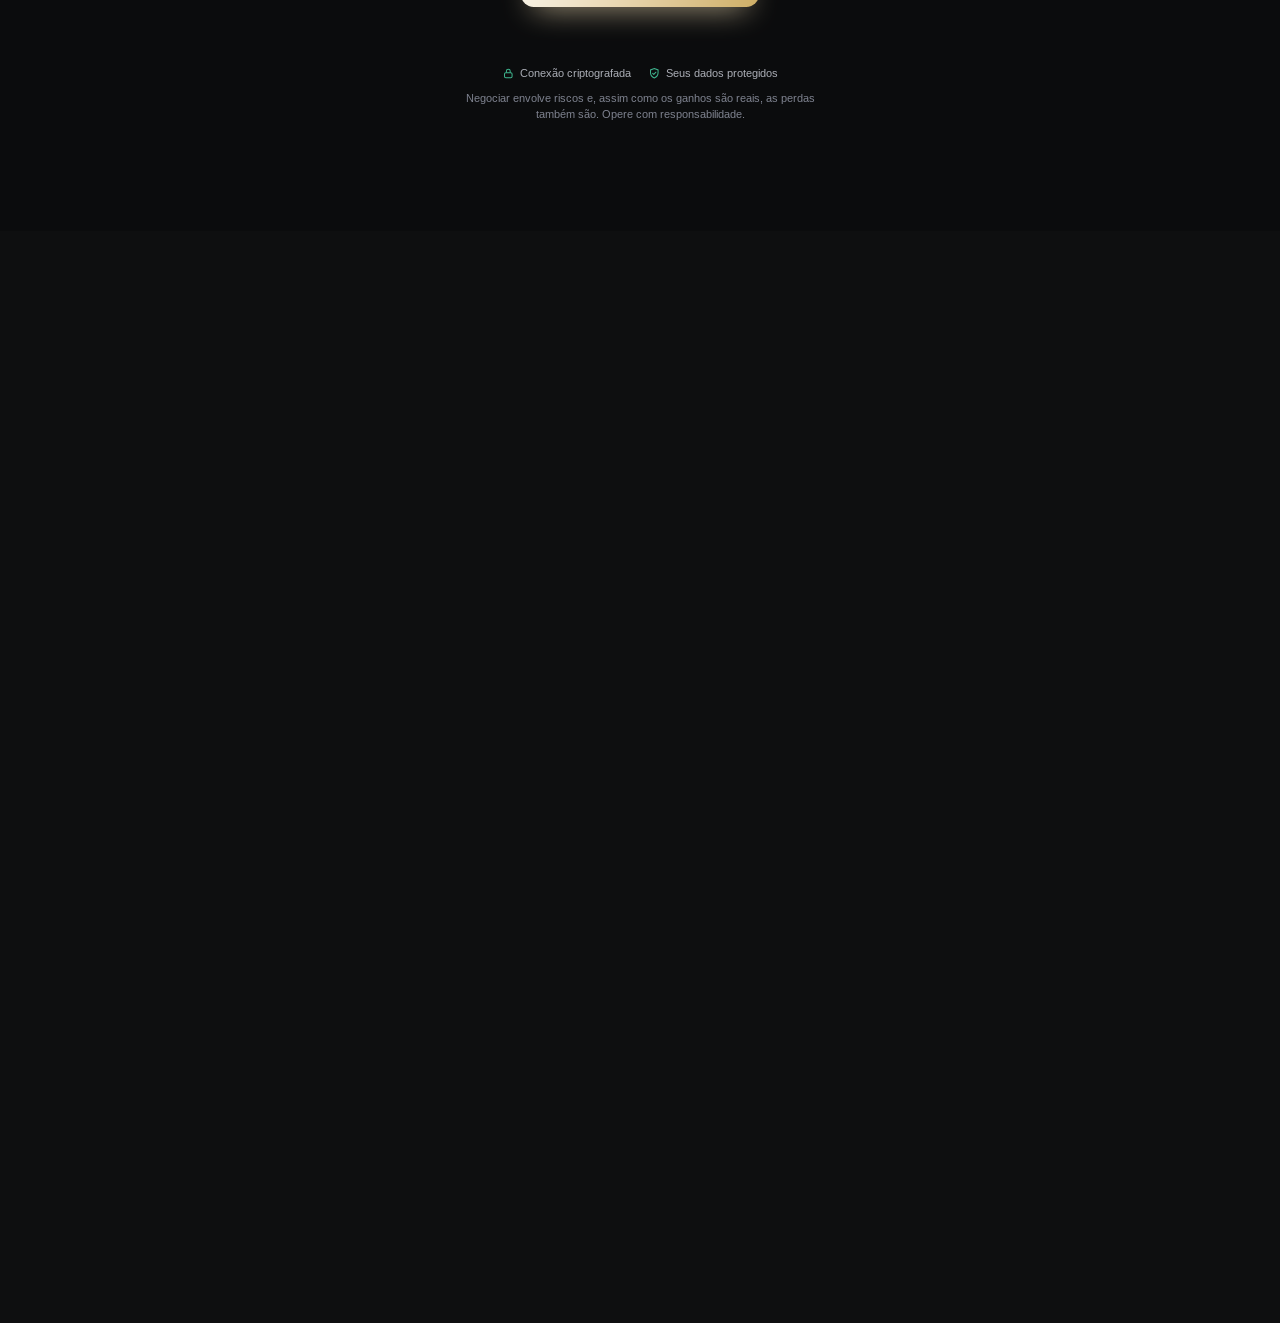
<file: cadastro/index.html>
<!doctype html>
<html lang="pt-BR">
<head>
<meta charset="utf-8">
<meta name="viewport" content="width=device-width, initial-scale=1, viewport-fit=cover">
<meta name="robots" content="noindex">
<meta name="theme-color" content="#0b0c0d">
<title>Legacy Pro · Cadastro</title>
<!--
  11/11/2026 (Tiago): legacyprotrade.com/cadastro, /n/cadastro e /v/cadastro abrem o cadastro com a
  escolha do plano (Gold, Black, Prestige), que mora na plataforma (CadastroComPlanos.tsx). Esta página
  só encaminha: leva a marcação da campanha (utm, fbclid...) e o parceiro do caminho (/n, /v) como
  ?parceiro=, que a plataforma guarda (primeiro toque) e conta como clique, e o pixel do parceiro segue
  na página nova. A landing do lançamento de 09/11 está guardada em arquivo/landing-lancamento-09-11/.
  O questionário e o obrigado (/cadastro/questionario/, /cadastro/obrigado/) continuam aqui.
-->
<style>html,body{margin:0;height:100%;background:#0b0c0d}</style>
<script>
  (function () {
    var s = location.pathname.split('/').filter(Boolean)
    var parceiro = s.length > 1 && s[1] === 'cadastro' && /^[a-z0-9]{1,20}$/.test(s[0]) ? s[0] : ''
    var q = new URLSearchParams(location.search)
    q.set('cadastro', '1')
    if (parceiro && !q.has('parceiro')) q.set('parceiro', parceiro)
    location.replace('/?' + q.toString() + location.hash)
  })()
</script>
<noscript><meta http-equiv="refresh" content="0; url=/?cadastro=1"></noscript>
</head>
<body></body>
</html>
</file>
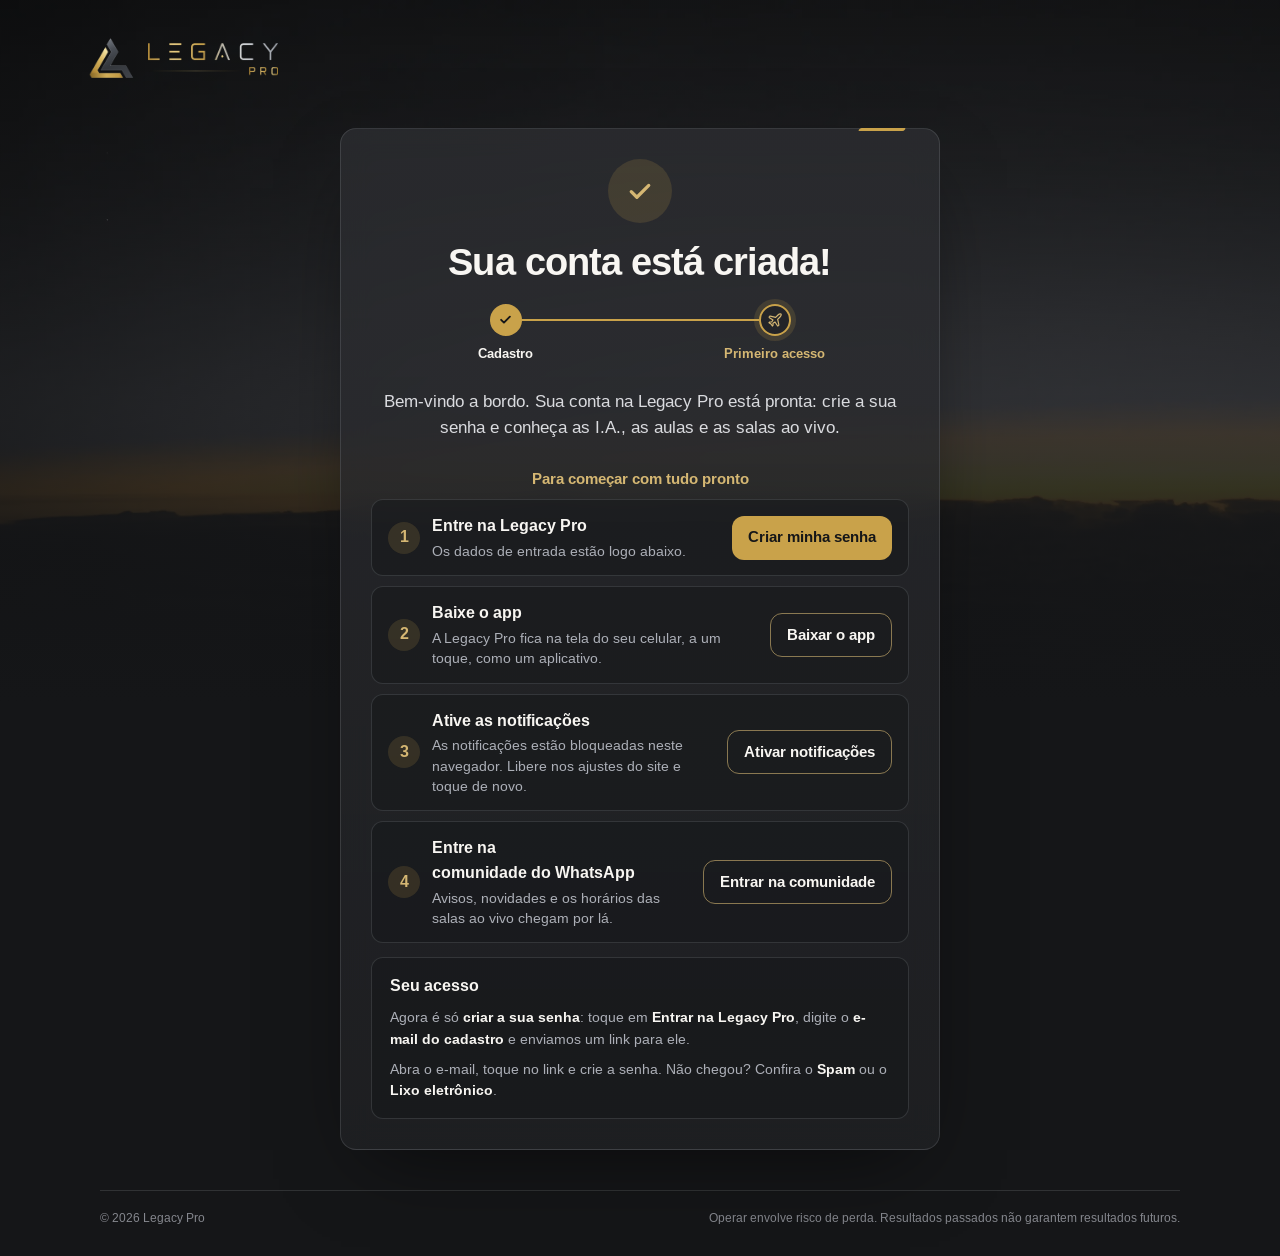
<file: cadastro/obrigado/index.html>
<!doctype html>
<html lang="pt-BR">
<head>
  <meta charset="UTF-8" />
  <meta name="viewport" content="width=device-width, initial-scale=1.0, viewport-fit=cover" />
  <meta name="theme-color" content="#151618" />
  <meta name="robots" content="noindex" />
  <title>Legacy Pro · Inscrição confirmada</title>
  <link rel="icon" type="image/png" sizes="32x32" href="/pwa-globalfly/favicon-32.png" />
  <link rel="apple-touch-icon" href="/pwa-globalfly/icon-180.png" />
  <!-- 02/11/2026: "Baixar o app" daqui. O manifesto do parceiro (o app instalado abre com o /n ou o /v);
       aberto pelo ícone, esta página leva direto para a plataforma -->
  <script>
    (function () {
      var p = (location.pathname.split('/')[1] || '').toLowerCase(), parceiro = ['n', 'v', 'd'].indexOf(p) >= 0 ? p : ''
      if (matchMedia('(display-mode: standalone)').matches || navigator.standalone === true) { location.replace(parceiro ? '/' + parceiro + '/inicio' : '/'); return }
      var l = document.createElement('link'); l.rel = 'manifest'; l.href = '/manifest' + (parceiro ? '-' + parceiro : '') + '.webmanifest'
      document.head.appendChild(l)
    })()
  </script>
  <meta name="apple-mobile-web-app-capable" content="yes" />
  <meta name="apple-mobile-web-app-title" content="Legacy Pro" />
  <link rel="preconnect" href="https://fonts.googleapis.com">
  <link rel="preconnect" href="https://fonts.gstatic.com" crossorigin>
  <link href="https://fonts.googleapis.com/css2?family=Arimo:wght@400;700&display=swap" rel="stylesheet">
  <style>/* Captação da Legacy Pro (26/10/2026): cadastro, questionário e obrigado.
   Manual da marca: Azul GF nas superfícies, Marfim para leitura, Aço para
   apoio, Ouro só como acento (botão com texto em Azul GF). Fonte Arimo. */
:root {
  --azul: #151618; --azul-2: #1f2023; --azul-3: #2e2f33;
  --marfim: #f8f6f2; --aco: #acafb7; --ouro: #c9a24a; --ouro-claro: #d5b773;
  --linha: rgba(172, 175, 183, .18); --erro: #F1828A;
  --raio: 16px;
  color-scheme: dark;
}
* { box-sizing: border-box; }
html { -webkit-text-size-adjust: 100%; }
body {
  margin: 0; min-height: 100vh; min-height: 100dvh; background: var(--azul); color: var(--marfim);
  font: 400 16px/1.55 Arimo, "Helvetica Neue", Arial, sans-serif; -webkit-font-smoothing: antialiased;
}
body::before {
  content: ""; position: fixed; inset: 0; z-index: -1; pointer-events: none;
  background:
    linear-gradient(180deg, rgba(21, 22, 24, .55) 0%, rgba(21, 22, 24, .82) 45%, var(--azul) 78%),
    url("/login-globalfly/nuvens.webp") center 30% / cover no-repeat;
}
@media (max-width: 720px) { body::before { background: linear-gradient(180deg, rgba(21, 22, 24,.5) 0%, rgba(21, 22, 24,.86) 40%, var(--azul) 70%), url("/login-globalfly/nuvens-celular.webp") center top / cover no-repeat; } }
img { max-width: 100%; display: block; }
a { color: inherit; }
button, input { font: inherit; }

.pagina { width: min(1120px, 100%); margin: 0 auto; padding: max(20px, env(safe-area-inset-top)) 20px max(28px, env(safe-area-inset-bottom)); display: grid; gap: 40px; min-height: 100vh; min-height: 100dvh; grid-template-rows: auto 1fr auto; }
.topo { display: flex; align-items: center; justify-content: space-between; gap: 16px; padding-top: 8px; }
/* a assinatura tem 6,6% de respiro transparente à esquerda: puxa para a letra alinhar com o resto da página */
.topo img { width: 190px; height: auto; margin-left: -12px; }
.passo { color: var(--aco); font-size: 13px; font-weight: 700; letter-spacing: .04em; }

/* ------------------------------------------------ cadastro */
.cadastro { display: grid; grid-template-columns: minmax(0, 1.05fr) minmax(0, .95fr); gap: 56px; align-items: center; }
.selo-live {
  display: inline-flex; align-items: center; gap: 10px; padding: 7px 14px 7px 10px; border: 1px solid rgba(201, 162, 74, .45); border-radius: 999px;
  background: rgba(201, 162, 74, .1); color: var(--marfim); font-size: 13.5px; font-weight: 700;
}
.selo-live i { width: 8px; height: 8px; border-radius: 50%; background: var(--ouro-claro); box-shadow: 0 0 0 0 rgba(213, 183, 115, .6); animation: pulso 2s infinite; }
.selo-live span { color: var(--aco); font-weight: 400; }
@keyframes pulso { 70% { box-shadow: 0 0 0 8px rgba(213, 183, 115, 0); } 100% { box-shadow: 0 0 0 0 rgba(213, 183, 115, 0); } }
h1 { margin: 22px 0 16px; font-size: clamp(32px, 4.4vw, 50px); line-height: 1.08; letter-spacing: -.025em; font-weight: 700; text-wrap: balance; }
h1 em { font-style: normal; color: var(--ouro-claro); }
.chamada { margin: 0; max-width: 34em; color: #dadbdf; font-size: 18px; }
.motivos { margin: 28px 0 0; padding: 0; list-style: none; display: grid; gap: 12px; }
.motivos li { display: flex; gap: 12px; align-items: flex-start; color: #dadbdf; }
.motivos b { flex: none; display: grid; place-items: center; width: 24px; height: 24px; margin-top: 1px; border-radius: 50%; background: rgba(201, 162, 74, .16); color: var(--ouro-claro); font-size: 13px; }

.cartao {
  position: relative; padding: 30px; border: 1px solid var(--linha); border-radius: var(--raio);
  background: linear-gradient(180deg, rgba(46, 47, 51, .72), rgba(31, 32, 35, .86)); backdrop-filter: blur(14px); -webkit-backdrop-filter: blur(14px);
  box-shadow: 0 30px 80px -30px rgba(0, 0, 0, .6);
}
/* o corte diagonal do monograma, em ouro, no canto do cartão */
.cartao::before { content: ""; position: absolute; top: -1px; right: 34px; width: 46px; height: 3px; background: var(--ouro); transform: skewX(-38deg); border-radius: 2px; }
.cartao h2 { margin: 0 0 4px; font-size: 22px; letter-spacing: -.01em; }
.cartao .sub { margin: 0 0 22px; color: var(--aco); font-size: 14.5px; }
.campo { display: grid; gap: 7px; margin-bottom: 16px; font-size: 14px; font-weight: 700; }
.campo input {
  width: 100%; height: 52px; padding: 0 16px; border: 1px solid rgba(172, 175, 183, .3); border-radius: 12px;
  background: rgba(21, 22, 24, .7); color: var(--marfim); font-size: 16px; font-weight: 400; transition: border-color .15s, box-shadow .15s;
}
.campo input::placeholder { color: rgba(172, 175, 183, .6); }
.campo input:focus { outline: none; border-color: var(--ouro); box-shadow: 0 0 0 3px rgba(201, 162, 74, .22); }
.campo input[aria-invalid="true"] { border-color: var(--erro); }
.campo small { color: var(--erro); font-weight: 400; font-size: 13px; min-height: 0; }
/* senha do cadastro (28/10/2026): o olho dentro do campo */
.com-olho { position: relative; display: block; }
.com-olho input { width: 100%; padding-right: 52px; }
.olho { position: absolute; top: 50%; right: 4px; transform: translateY(-50%); width: 44px; height: 44px; display: grid; place-items: center; border: 0; border-radius: 8px; background: transparent; color: var(--aco); cursor: pointer; }
.olho svg { width: 20px; height: 20px; }
.olho[aria-pressed="true"] { color: var(--ouro-claro); }
.olho:focus-visible { outline: 2px solid var(--ouro); outline-offset: 1px; }
.dica-senha { margin: -6px 0 16px; color: var(--aco); font-size: 13px; }
.armadilha { position: absolute; left: -9999px; width: 1px; height: 1px; opacity: 0; }

.botao {
  display: inline-flex; align-items: center; justify-content: center; gap: 10px; width: 100%; min-height: 56px; padding: 0 22px;
  border: 0; border-radius: 12px; background: var(--ouro); color: var(--azul); font-size: 17px; font-weight: 700; text-decoration: none;
  cursor: pointer; transition: background .15s, transform .1s;
}
.botao:hover { background: var(--ouro-claro); }
.botao:active { transform: translateY(1px); }
.botao:disabled { opacity: .45; cursor: not-allowed; transform: none; }
.botao svg { width: 20px; height: 20px; flex: none; }
.botao:focus-visible, .opcao:has(input:focus-visible), .produto:has(input:focus-visible), a:focus-visible { outline: 2px solid var(--ouro-claro); outline-offset: 3px; }
.aviso { margin: 14px 0 0; color: var(--aco); font-size: 12.5px; line-height: 1.5; }
.mensagem { margin: 12px 0 0; font-size: 14px; }
.mensagem.erro { color: var(--erro); }
.seguro { display: flex; align-items: center; gap: 7px; margin-top: 16px; padding-top: 16px; border-top: 1px solid var(--linha); color: var(--aco); font-size: 12.5px; }
.seguro svg { width: 14px; height: 14px; flex: none; }

/* ------------------------------------------------ questionário e obrigado */
.centro { display: grid; align-content: center; justify-items: center; }
.centro .cartao { width: min(600px, 100%); }
.progresso { display: grid; gap: 8px; margin-bottom: 24px; }
.progresso div { height: 4px; border-radius: 99px; background: rgba(172, 175, 183, .18); overflow: hidden; }
.progresso i { display: block; height: 100%; border-radius: inherit; background: var(--ouro); }
.progresso span { color: var(--aco); font-size: 13px; font-weight: 700; }
.pergunta { width: 100%; margin: 0 0 18px; padding: 0; font-weight: 700; font-size: clamp(22px, 3vw, 26px); line-height: 1.25; letter-spacing: -.01em; text-wrap: balance; }
.opcoes { display: grid; grid-template-columns: 1fr 1fr; gap: 12px; }
.opcao { position: relative; display: flex; align-items: center; gap: 12px; min-height: 60px; padding: 0 18px; border: 1px solid rgba(172, 175, 183, .3); border-radius: 12px; background: rgba(21, 22, 24, .55); cursor: pointer; font-size: 17px; font-weight: 700; transition: border-color .15s, background .15s; }
.opcao input { position: absolute; opacity: 0; pointer-events: none; }
.opcao i { flex: none; width: 20px; height: 20px; border: 2px solid rgba(172, 175, 183, .55); border-radius: 50%; transition: all .15s; }
.opcao:hover { border-color: rgba(201, 162, 74, .6); }
.opcao:has(input:checked) { border-color: var(--ouro); background: rgba(201, 162, 74, .12); }
.opcao:has(input:checked) i { border: 6px solid var(--ouro); }
.produtos { margin-top: 26px; padding-top: 22px; border-top: 1px solid var(--linha); }
.produtos[hidden] { display: none; }
.produtos h3 { margin: 0 0 4px; font-size: 17px; }
.produtos p { margin: 0 0 14px; color: var(--aco); font-size: 14px; }
.lista-produtos { display: grid; grid-template-columns: 1fr 1fr; gap: 8px; }
.produto { position: relative; display: flex; align-items: center; gap: 10px; min-height: 48px; padding: 8px 14px; border: 1px solid rgba(172, 175, 183, .25); border-radius: 10px; background: rgba(21, 22, 24, .45); cursor: pointer; font-size: 15px; line-height: 1.25; transition: border-color .15s, background .15s; }
.produto input { position: absolute; opacity: 0; pointer-events: none; }
.produto i { flex: none; display: grid; place-items: center; width: 20px; height: 20px; border: 2px solid rgba(172, 175, 183, .55); border-radius: 5px; transition: all .15s; }
.produto:has(input:checked) { border-color: var(--ouro); background: rgba(201, 162, 74, .1); }
.produto:has(input:checked) i { border-color: var(--ouro); background: var(--ouro); }
.produto:has(input:checked) i::after { content: ""; width: 10px; height: 5px; margin-top: -3px; border: solid var(--azul); border-width: 0 0 2.5px 2.5px; transform: rotate(-45deg); }
.qual { margin: 12px 0 0; }
.qual[hidden] { display: none; }
.acoes { margin-top: 26px; }

.ok { display: grid; place-items: center; width: 64px; height: 64px; margin: 0 auto 18px; border-radius: 50%; background: rgba(201, 162, 74, .16); color: var(--ouro-claro); }
.ok svg { width: 30px; height: 30px; }
.obrigado { text-align: center; }
.obrigado h1 { margin: 0 0 12px; font-size: clamp(28px, 4vw, 38px); }
.obrigado .chamada { margin: 0 auto 26px; font-size: 17px; }
.ultimo { margin: 0 0 8px; color: var(--ouro-claro); font-size: 15px; font-weight: 700; }
.live { display: flex; align-items: center; gap: 16px; margin-top: 22px; padding: 16px 18px; border: 1px solid var(--linha); border-radius: 12px; background: rgba(21, 22, 24, .5); text-align: left; }
.live .data { flex: none; display: grid; place-items: center; width: 58px; height: 62px; border-radius: 10px; background: var(--marfim); color: var(--azul); line-height: 1; }
.live .data b { font: 700 24px/1 ui-monospace, "SF Mono", Menlo, monospace; }
.live .data small { margin-top: 4px; font-size: 11px; font-weight: 700; letter-spacing: .06em; text-transform: uppercase; }
.live div:last-child { display: grid; gap: 2px; min-width: 0; }
.live strong { font-size: 16px; }
.live span { color: var(--aco); font-size: 14px; }
.live a { color: var(--ouro-claro); font-size: 14px; font-weight: 700; text-decoration: none; }
.live a:hover { text-decoration: underline; }
.acesso { display: grid; gap: 8px; margin-top: 14px; padding: 16px 18px; border: 1px solid var(--linha); border-radius: 12px; background: rgba(21, 22, 24, .5); text-align: left; }
.acesso strong { font-size: 16px; }
.acesso p { margin: 0; color: var(--aco); font-size: 14px; line-height: 1.55; }
.acesso > div { display: grid; gap: 8px; }
.acesso [hidden] { display: none; }
.acesso p b { color: var(--marfim); font-weight: 700; }
.acesso a { justify-self: start; color: var(--ouro-claro); font-size: 14px; font-weight: 700; text-decoration: none; }
.acesso a:hover { text-decoration: underline; }
.etapas { display: flex; justify-content: center; gap: 8px; margin: 0 0 26px; padding: 0; list-style: none; flex-wrap: wrap; }
.etapas li { display: inline-flex; align-items: center; gap: 6px; padding: 5px 12px; border-radius: 99px; background: rgba(172, 175, 183, .1); color: var(--aco); font-size: 13px; }
.etapas li.feito { color: var(--marfim); }
.etapas li.feito::before { content: "✓"; color: var(--ouro-claro); font-weight: 700; }
.etapas li.agora { background: rgba(201, 162, 74, .16); color: var(--marfim); font-weight: 700; }

.rodape { display: flex; flex-wrap: wrap; justify-content: space-between; gap: 8px 20px; padding-top: 18px; border-top: 1px solid var(--linha); color: rgba(172, 175, 183, .75); font-size: 12px; }

@media (max-width: 900px) {
  .cadastro { grid-template-columns: minmax(0, 1fr); gap: 32px; }
  .pagina { gap: 28px; }
}
@media (max-width: 520px) {
  .pagina { padding-inline: 16px; }
  .topo img { width: 150px; margin-left: -10px; }
  h1 { margin-top: 18px; }
  .chamada { font-size: 16.5px; }
  .cartao { padding: 22px 18px; }
  .lista-produtos { grid-template-columns: minmax(0, 1fr); }
  .live { align-items: flex-start; }
  .so-largo { display: none; }
  .etapas { gap: 6px; }
  .etapas li { padding: 4px 9px; font-size: 12px; }
}
/* ------------------------------------------------ questionário (02/11/2026: no padrão da página de vendas) */
.quiz { padding: 30px 32px 0; overflow: hidden; }
.quiz-etapas { display: grid; grid-auto-flow: column; grid-auto-columns: minmax(0, 1fr); margin: 0 0 26px; padding: 0; list-style: none; counter-reset: none; }
.quiz-etapas li { position: relative; display: grid; justify-items: center; gap: 8px; color: var(--aco); font-size: 12.5px; font-weight: 700; text-align: center; }
.quiz-etapas li::before { content: ""; position: absolute; top: 15px; right: 50%; width: 100%; height: 2px; background: rgba(172, 175, 183, .2); z-index: 0; }
.quiz-etapas li:first-child::before { display: none; }
.quiz-etapas li.feito + li::before, .quiz-etapas li.feito::before { background: var(--ouro); }
.quiz-etapas i { position: relative; z-index: 1; display: grid; place-items: center; width: 32px; height: 32px; border-radius: 50%; font-style: normal; font-size: 13.5px; background: #232428; box-shadow: inset 0 0 0 2px rgba(172, 175, 183, .3); }
.quiz-etapas i svg { width: 15px; height: 15px; }
.quiz-etapas .feito i { background: var(--ouro); color: var(--azul); box-shadow: none; }
.quiz-etapas .feito { color: var(--marfim); }
.quiz-etapas .agora i { color: var(--ouro-claro); box-shadow: inset 0 0 0 2px var(--ouro), 0 0 0 5px rgba(201, 162, 74, .16); }
.quiz-etapas .agora { color: var(--ouro-claro); }
.quiz-ola { margin: 0 0 6px; color: var(--ouro-claro); font-size: 13px; font-weight: 700; letter-spacing: .08em; text-transform: uppercase; }
.quiz .pergunta { margin-bottom: 8px; }
.quiz-sub { margin: 0 0 20px; color: var(--aco); font-size: 15px; line-height: 1.55; text-wrap: pretty; }
.quiz .opcao { min-height: 74px; padding: 12px 18px; gap: 14px; border-radius: 14px; }
.quiz .opcao span { display: grid; gap: 2px; }
.quiz .opcao b { font-size: 17px; }
.quiz .opcao small { color: var(--aco); font-size: 13px; font-weight: 400; line-height: 1.35; text-wrap: balance; }
.quiz .opcao:has(input:checked) small { color: var(--marfim); opacity: .8; }
.quiz .produto { min-height: 52px; border-radius: 12px; }
.quiz .lista-produtos { gap: 10px; }
/* número ímpar de produtos: o último ocupa a linha inteira, sem buraco ao lado */
.quiz .lista-produtos .produto:last-child:nth-child(odd) { grid-column: 1 / -1; }
.quiz .acoes { margin-top: 24px; }
.quiz .botao:disabled { opacity: 1; background: rgba(172, 175, 183, .14); color: rgba(172, 175, 183, .75); }
.quiz-ingresso { display: flex; align-items: center; gap: 14px; margin: 26px -32px 0; padding: 16px 32px; border-top: 1px dashed rgba(172, 175, 183, .28); background: rgba(21, 22, 24, .45); }
.quiz-data { flex: none; display: grid; place-items: center; width: 48px; height: 52px; border-radius: 10px; background: var(--marfim); color: var(--azul); line-height: 1; }
.quiz-data b { font: 700 20px/1 ui-monospace, "SF Mono", Menlo, monospace; }
.quiz-ingresso .quiz-data small { margin-top: 3px; color: #9e7c30; font-size: 10px; font-weight: 800; letter-spacing: .08em; text-transform: uppercase; }
.quiz-ingresso > span:last-child { display: grid; gap: 2px; min-width: 0; }
.quiz-ingresso strong { font-size: 14.5px; }
.quiz-ingresso small { color: var(--aco); font-size: 13px; }
@media (max-width: 520px) {
  .quiz { padding: 22px 18px 0; }
  .quiz-etapas { margin-bottom: 22px; }
  .quiz-etapas li { font-size: 11.5px; }
  .quiz .opcoes { gap: 10px; }
  .quiz .opcao { min-height: 68px; padding: 10px 14px; gap: 12px; }
  .quiz .opcao b { font-size: 16px; }
  .quiz .opcao small { font-size: 12.5px; }
  .quiz-ingresso { margin: 22px -18px 0; padding: 14px 18px; }
}
/* o obrigado com o mesmo indicador de etapas (a última, a live, em destaque) */
.obrigado-etapas { margin: 22px 0 26px; }
.obrigado-etapas .agora i svg { width: 16px; height: 16px; }
/* sem palavra sozinha na última linha (regra do Tiago) */
.o-passos strong, .acesso strong, .obrigado h1 { text-wrap: balance; }
.obrigado p, .o-passos span, .acesso p { text-wrap: pretty; }
@media (prefers-reduced-motion: reduce) { * { animation: none !important; transition: none !important; } }
/* links dos termos (27/10/2026) */
.aviso a, .rodape a { color: inherit; text-decoration: underline; text-underline-offset: 2px; }
.aviso a:hover, .rodape a:hover { color: var(--ouro, #c9a24a); }

/* ------------------------------------------------ página de vendas do lançamento (30/10/2026)
   Tiago: "página envolvente, imersiva, quebre padrões". Tema da marca: aviação. A live é o embarque
   (painel de partidas com contagem que vira), a viagem é um cartão de embarque, o acesso é um ingresso
   dourado, as I.A. são os jatos do hangar. Ouro só como acento; Azul GF nas superfícies. */
html:has(body.lp) { overflow-x: clip; }
body.lp { background: var(--azul); overflow-x: clip; }
body.lp::before { display: none; }
.lp-rotulo { color: var(--ouro-claro); font-size: 12.5px; font-weight: 700; letter-spacing: .16em; text-transform: uppercase; }
.lp-aovivo { display: inline-flex; align-items: center; gap: 9px; padding: 7px 14px 7px 11px; border-radius: 999px; border: 1px solid rgba(241, 130, 138, .45); background: rgba(21, 22, 24, .55); backdrop-filter: blur(8px); -webkit-backdrop-filter: blur(8px); font-size: 13px; font-weight: 700; letter-spacing: .02em; white-space: nowrap; }
.lp-aovivo i { width: 8px; height: 8px; border-radius: 50%; background: #F1828A; box-shadow: 0 0 0 0 rgba(241, 130, 138, .7); animation: lp-pulso 1.6s infinite; }
@keyframes lp-pulso { 70% { box-shadow: 0 0 0 9px rgba(241, 130, 138, 0); } 100% { box-shadow: 0 0 0 0 rgba(241, 130, 138, 0); } }

/* ---------- abertura */
.lp-heroi { position: relative; isolation: isolate; overflow: hidden; padding: max(18px, env(safe-area-inset-top)) max(20px, env(safe-area-inset-right)) 34px max(20px, env(safe-area-inset-left)); }
/* 30/10/2026 (Tiago): o céu estava forte demais e brigava com o texto, o iMac e a viagem. Fica de fundo, escuro. */
.lp-ceu { position: absolute; inset: 0; z-index: -3; filter: saturate(.7) brightness(.78); background:
  radial-gradient(60% 70% at 22% 45%, rgba(21, 22, 24, .55), transparent 70%),
  linear-gradient(180deg, rgba(21, 22, 24, .74) 0%, rgba(21, 22, 24, .6) 35%, rgba(21, 22, 24, .88) 76%, var(--azul) 100%),
  url("/login-globalfly/rastro.webp") center 35% / cover no-repeat; transform: scale(1.06); animation: lp-respira 22s ease-in-out infinite alternate; }
@keyframes lp-respira { to { transform: scale(1.14) translate3d(-1.5%, 1%, 0); } }
@media (max-width: 720px) { .lp-ceu { background: linear-gradient(180deg, rgba(21, 22, 24, .74) 0%, rgba(21, 22, 24, .62) 30%, rgba(21, 22, 24, .9) 66%, var(--azul) 100%), url("/login-globalfly/rastro-celular.webp") center top / cover no-repeat; } }
.lp-estrelas { position: absolute; inset: 0; z-index: -2; pointer-events: none; opacity: .4; background-image:
  radial-gradient(1.2px 1.2px at 12% 18%, #fff 50%, transparent 51%), radial-gradient(1px 1px at 28% 8%, #fff 50%, transparent 51%),
  radial-gradient(1.4px 1.4px at 46% 22%, #efe3c8 50%, transparent 51%), radial-gradient(1px 1px at 64% 12%, #fff 50%, transparent 51%),
  radial-gradient(1.2px 1.2px at 82% 26%, #fff 50%, transparent 51%), radial-gradient(1px 1px at 92% 6%, #efe3c8 50%, transparent 51%),
  radial-gradient(1px 1px at 6% 40%, #fff 50%, transparent 51%), radial-gradient(1.3px 1.3px at 55% 4%, #fff 50%, transparent 51%);
  animation: lp-cintila 5s ease-in-out infinite alternate; }
@keyframes lp-cintila { to { opacity: .2; } }
.lp-rastro { position: absolute; inset: 0; width: 100%; height: 100%; z-index: -1; pointer-events: none; opacity: .75; }
.lp-rastro path { fill: none; stroke-linecap: round; }
.lp-rastro-linha { stroke: url(#rastro-ouro); stroke-width: 2.4; stroke-dasharray: 2200; stroke-dashoffset: 2200; animation: lp-desenha 3.2s cubic-bezier(.45, .05, .2, 1) .3s forwards; filter: drop-shadow(0 0 6px rgba(213, 183, 115, .6)); }
.lp-rastro-brilho { stroke: #faf7ef; stroke-width: 4; stroke-dasharray: 60 2200; stroke-dashoffset: 60; opacity: 0; animation: lp-cometa 7s ease-in-out 3.4s infinite; filter: drop-shadow(0 0 10px #efe3c8); }
@keyframes lp-desenha { to { stroke-dashoffset: 0; } }
@keyframes lp-cometa { 0% { stroke-dashoffset: 60; opacity: 0; } 8% { opacity: 1; } 55% { stroke-dashoffset: -2140; opacity: 1; } 60%, 100% { stroke-dashoffset: -2140; opacity: 0; } }

.lp-topo { display: flex; align-items: center; justify-content: space-between; gap: 14px; max-width: 1280px; margin: 0 auto; }
.lp-topo img { width: 180px; height: auto; margin-left: -10px; }
.lp-heroi-grade { max-width: 1280px; margin: 0 auto; display: grid; grid-template-columns: minmax(0, 1fr) minmax(0, 1.05fr); gap: 24px; align-items: center; padding: 34px 0 26px; }
.lp-texto { display: grid; justify-items: start; gap: 0; min-width: 0; }
.lp-gancho { margin: 0 0 16px; font-size: 15.5px; font-weight: 700; color: var(--ouro-claro); letter-spacing: .01em; display: inline-flex; align-items: center; gap: 10px; }
.lp-gancho::before { content: ""; width: 28px; height: 2px; background: var(--ouro-claro); }
.lp-titulo { margin: 0; display: grid; gap: 2px; font-size: clamp(36px, 5.6vw, 78px); line-height: .98; letter-spacing: -.035em; font-weight: 700; text-wrap: balance; }
.lp-l { display: block; animation: lp-sobe .9s cubic-bezier(.2, .7, .2, 1) both; }
.lp-l:nth-child(2) { animation-delay: .12s; }
.lp-l:nth-child(3) { animation-delay: .24s; }
.lp-ouro { margin-top: 10px; font-size: .62em; line-height: 1.08; letter-spacing: -.02em; color: var(--ouro-claro); animation: lp-sobe .9s cubic-bezier(.2, .7, .2, 1) .24s both; }
@keyframes lp-sobe { from { transform: translateY(22px); } }
@keyframes lp-brilha { to { background-position: -220% 0; } }
.lp-sub { margin: 22px 0 0; max-width: 33em; font-size: 18px; color: #dadbdf; }
.lp-sub b { color: var(--marfim); }
.lp-apresenta { margin: 16px 0 0; display: inline-flex; align-items: center; gap: 9px; font-size: 14.5px; font-weight: 700; }
.lp-apresenta::before { content: ""; width: 26px; height: 26px; border-radius: 50%; background: radial-gradient(circle at 50% 38%, #f8f6f2 0 22%, transparent 23%), radial-gradient(circle at 50% 110%, #f8f6f2 0 42%, transparent 43%), #2e2f33; border: 1.5px solid var(--ouro); }
.lp-apresenta[hidden] { display: none; }
.lp-cta { position: relative; margin-top: 26px; display: inline-flex; align-items: center; gap: 12px; min-height: 60px; padding: 0 28px; border-radius: 14px; background: linear-gradient(180deg, #dec58f, #c9a24a); color: var(--azul); font-size: 18px; font-weight: 700; text-decoration: none; overflow: hidden; box-shadow: 0 16px 40px -14px rgba(213, 183, 115, .75), inset 0 1px 0 rgba(255, 255, 255, .35); transition: transform .15s, box-shadow .15s; }
.lp-cta svg { width: 20px; height: 20px; transition: transform .2s; }
.lp-cta::after { content: none; }
@keyframes lp-reflexo { 35%, 100% { transform: translateX(120%); } }
.lp-cta:hover { transform: translateY(-2px); box-shadow: 0 22px 46px -14px rgba(213, 183, 115, .85), inset 0 1px 0 rgba(255, 255, 255, .35); }
.lp-cta:hover svg { transform: translateX(3px); }
.lp-cta:focus-visible { outline: 2px solid var(--marfim); outline-offset: 3px; }
.lp-mini { margin-top: 10px; color: var(--aco); font-size: 13px; }

/* palco dos presentes */
.lp-palco { position: relative; min-height: 520px; min-width: 0; }
.lp-halo { position: absolute; left: 50%; top: 46%; width: 92%; aspect-ratio: 1.6; transform: translate(-50%, -50%); background: radial-gradient(closest-side, rgba(213, 183, 115, .36), rgba(213, 183, 115, .08) 55%, transparent 72%); filter: blur(10px); animation: lp-halo 6s ease-in-out infinite alternate; }
@keyframes lp-halo { to { opacity: .6; transform: translate(-50%, -50%) scale(1.06); } }
.lp-imac { position: absolute; left: 50%; top: 4%; width: min(82%, 560px); margin: 0; transform: translateX(-50%); animation: lp-flutua 7s ease-in-out infinite; }
.lp-imac img { width: 100%; height: auto; display: block; filter: drop-shadow(0 40px 50px rgba(0, 0, 0, .55)) drop-shadow(0 0 40px rgba(213, 183, 115, .18)); }
.lp-imac figcaption { position: absolute; right: -4%; top: 6%; padding: 8px 14px; border-radius: 999px; background: var(--marfim); color: var(--azul); font-size: 13px; font-weight: 700; box-shadow: 0 10px 30px rgba(0, 0, 0, .35); transform: rotate(4deg); white-space: nowrap; }
.lp-imac figcaption b { font-size: 15px; }
@keyframes lp-flutua { 50% { transform: translateX(-50%) translateY(-12px); } }

.lp-embarque { overflow: visible; position: absolute; left: -2%; bottom: 0; width: min(76%, 470px); display: grid; grid-template-columns: 38% 1fr; border-radius: 16px; background: var(--marfim); color: var(--azul); box-shadow: 0 30px 60px -20px rgba(0, 0, 0, .7); transform: rotate(-5deg); animation: lp-entra-esq 1s cubic-bezier(.2, .7, .2, 1) .5s both; }
.lp-embarque-foto { position: relative; min-height: 150px; border-radius: 16px 0 0 16px; overflow: hidden; }
.lp-embarque-foto img { position: absolute; inset: 0; width: 100%; height: 100%; object-fit: cover; }
.lp-embarque-dados { position: relative; padding: 12px 14px 12px 16px; display: grid; gap: 6px; border-left: 2px dashed rgba(21, 22, 24, .25); }
.lp-embarque-dados::before, .lp-embarque-dados::after { content: ""; position: absolute; left: -9px; width: 16px; height: 16px; border-radius: 50%; background: var(--azul); }
.lp-embarque-dados::before { top: -8px; } .lp-embarque-dados::after { bottom: -8px; }
.lp-embarque-rot { font-size: 10px; font-weight: 700; letter-spacing: .14em; text-transform: uppercase; color: #787b85; }
.lp-rota { display: flex; align-items: center; gap: 6px; }
.lp-rota b { font: 700 24px/1 ui-monospace, "SF Mono", Menlo, monospace; letter-spacing: .02em; }
.lp-rota svg { width: 56px; height: 12px; flex: none; }
.lp-embarque-pe { display: flex; flex-wrap: wrap; gap: 2px 12px; font-size: 11px; color: #60636b; }
.lp-embarque-pe b { color: var(--azul); }
.lp-embarque-tag { position: absolute; top: -14px; left: 14px; padding: 7px 13px; border-radius: 999px; background: var(--azul); border: 1px solid rgba(213, 183, 115, .7); color: #efe3c8; font-size: 13px; font-weight: 700; box-shadow: 0 8px 20px rgba(0, 0, 0, .4); }
.lp-ingresso { position: absolute; right: 0; bottom: 12%; width: 190px; padding: 16px 18px; border-radius: 16px; display: grid; gap: 2px; background: linear-gradient(135deg, #f4ebd9 0%, #d5b773 45%, #b99137 100%); color: var(--azul); box-shadow: 0 26px 50px -18px rgba(213, 183, 115, .7), inset 0 1px 0 rgba(255, 255, 255, .5); transform: rotate(6deg); animation: lp-entra-dir 1s cubic-bezier(.2, .7, .2, 1) .7s both; overflow: hidden; }
.lp-ingresso::after { content: none; }
.lp-ingresso-rot { font-size: 10.5px; font-weight: 700; letter-spacing: .14em; text-transform: uppercase; opacity: .8; }
.lp-ingresso s { font-size: 15px; font-weight: 700; opacity: .65; }
.lp-ingresso b { font-size: 44px; line-height: 1; letter-spacing: -.03em; }
.lp-ingresso-pe { font-size: 12px; font-weight: 700; }
@keyframes lp-entra-esq { from { transform: translate(-30px, 24px) rotate(-11deg); } }
@keyframes lp-entra-dir { from { transform: translate(30px, 24px) rotate(13deg); } }

/* painel de partidas */
.lp-painel { position: relative; max-width: 1280px; margin: 6px auto 0; padding: 14px 16px 16px; border-radius: 16px; background: rgba(13, 13, 14, .78); border: 1px solid rgba(213, 183, 115, .28); backdrop-filter: blur(10px); -webkit-backdrop-filter: blur(10px); display: grid; grid-template-columns: minmax(0, 1fr) auto; gap: 10px 22px; align-items: center; }
.lp-painel-cab, .lp-painel-linha { grid-column: 1; display: grid; grid-template-columns: 70px 80px minmax(0, 1fr) 150px; gap: 12px; align-items: center; }
.lp-painel-cab { font-size: 10.5px; font-weight: 700; letter-spacing: .14em; text-transform: uppercase; color: var(--aco); }
.lp-painel-linha { font: 700 15px/1.2 ui-monospace, "SF Mono", Menlo, monospace; color: #efe3c8; }
.lp-painel-linha span:nth-child(3) { color: var(--marfim); font-family: Arimo, "Helvetica Neue", Arial, sans-serif; overflow: hidden; text-overflow: ellipsis; white-space: nowrap; }
.lp-painel-status { display: inline-flex; align-items: center; gap: 7px; }
.lp-painel-status i { width: 8px; height: 8px; border-radius: 50%; background: #5FC48C; animation: lp-pisca 1.2s steps(2) infinite; }
.lp-painel-status em { font-style: normal; color: #5FC48C; }
@keyframes lp-pisca { 50% { opacity: .25; } }
.lp-painel .lp-flaps { grid-column: 2; grid-row: 1 / span 2; }
.lp-flaps { display: flex; gap: 8px; }
.lp-flap { position: relative; display: grid; justify-items: center; gap: 4px; perspective: 300px; }
.lp-flap b { position: relative; display: grid; place-items: center; min-width: 62px; height: 62px; padding: 0 6px; border-radius: 9px; background: linear-gradient(180deg, #26272b 0 49.5%, #1a1b1e 50.5% 100%); box-shadow: inset 0 1px 0 rgba(255, 255, 255, .06), 0 6px 14px rgba(0, 0, 0, .4); font: 700 36px/1 ui-monospace, "SF Mono", Menlo, monospace; color: #f8f6f2; font-variant-numeric: tabular-nums; }
.lp-flap b::after { content: ""; position: absolute; left: 0; right: 0; top: 50%; height: 1px; background: rgba(0, 0, 0, .65); }
.lp-flap small { font-size: 10px; font-weight: 700; letter-spacing: .12em; text-transform: uppercase; color: var(--aco); }
.lp-flap.vira b { animation: lp-vira .45s cubic-bezier(.3, .6, .4, 1); }
@keyframes lp-vira { 0% { transform: rotateX(0); } 45% { transform: rotateX(-88deg); filter: brightness(.6); } 55% { transform: rotateX(88deg); } 100% { transform: rotateX(0); } }
.lp-acabou .lp-flap { display: none; }
.lp-sr { position: absolute; width: 1px; height: 1px; overflow: hidden; clip: rect(0 0 0 0); }

/* faixa que corre */
.lp-faixa { overflow: hidden; background: linear-gradient(90deg, #c9a24a, #dec58f, #c9a24a); color: var(--azul); transform: rotate(-1.6deg) scaleX(1.04); margin: 8px 0; box-shadow: 0 10px 30px rgba(0, 0, 0, .35); }
.lp-faixa-rolo { display: flex; width: max-content; animation: lp-corre 26s linear infinite; }
.lp-faixa span { padding: 13px 0; font-size: 15px; font-weight: 700; letter-spacing: .1em; text-transform: uppercase; white-space: nowrap; display: inline-flex; align-items: center; }
.lp-faixa span::after { content: "✦"; margin: 0 26px; font-size: 12px; }
@keyframes lp-corre { to { transform: translateX(-50%); } }

/* avião cruzando a abertura pelo rastro */
.lp-aviao { position: absolute; z-index: -1; left: -18%; top: 78%; width: clamp(150px, 17vw, 260px); height: auto; transform: rotate(-24deg); opacity: 0; pointer-events: none; animation: lp-voa 16s linear 1.2s infinite; filter: drop-shadow(0 6px 10px rgba(0, 0, 0, .35)); }
@keyframes lp-voa { 0% { left: -18%; top: 84%; opacity: 0; } 6% { opacity: .7; } 70% { opacity: .7; } 78%, 100% { left: 108%; top: -14%; opacity: 0; } }

/* ---------- presentes */
.lp-presentes { display: grid; gap: 34px; }
.lp-presentes-grade { display: grid; grid-template-columns: 1.35fr 1fr; grid-template-rows: auto auto; gap: 16px; }
.lp-pr { position: relative; isolation: isolate; overflow: hidden; border-radius: 24px; border: 1px solid rgba(172, 175, 183, .18); background: linear-gradient(180deg, #292a2e, #1a1b1d); display: grid; align-content: end; min-height: 260px; }
.lp-pr-texto { position: relative; display: grid; gap: 8px; padding: 26px 28px 28px; }
.lp-pr-para { justify-self: start; padding: 5px 11px; border-radius: 999px; background: rgba(213, 183, 115, .16); border: 1px solid rgba(213, 183, 115, .45); color: var(--ouro-claro); font-size: 12px; font-weight: 700; letter-spacing: .04em; }
.lp-pr h3 { margin: 4px 0 0; font-size: clamp(30px, 3.8vw, 52px); line-height: 1; letter-spacing: -.03em; }
.lp-pr p { margin: 0; color: #dadbdf; font-size: 16px; max-width: 30em; }
.lp-pr-viagem { grid-row: span 2; min-height: 560px; border-color: rgba(213, 183, 115, .45); }
.lp-pr-fundo { position: absolute; inset: 0; z-index: -2; width: 100%; height: 100%; object-fit: cover; object-position: 40% 50%; transform: scale(1.04); transition: transform 6s ease; }
.lp-pr-viagem:hover .lp-pr-fundo { transform: scale(1.12); }
.lp-pr-viagem::before { content: ""; position: absolute; inset: 0; z-index: -1; background: linear-gradient(180deg, rgba(21, 22, 24, 0) 30%, rgba(21, 22, 24, .55) 58%, rgba(21, 22, 24, .95) 100%); }
.lp-pr-aviao { position: absolute; z-index: -1; top: 14%; left: -30%; width: 46%; height: auto; transform: rotate(-10deg); animation: lp-voa-pr 11s ease-in-out infinite; filter: drop-shadow(0 4px 8px rgba(0, 0, 0, .4)); }
@keyframes lp-voa-pr { 0% { left: -40%; top: 26%; } 100% { left: 120%; top: 2%; } }
.lp-pr-viagem h3 { font-size: clamp(36px, 5vw, 68px); }
.lp-pr-voo { display: flex; flex-wrap: wrap; gap: 6px 22px; margin-top: 8px; padding-top: 14px; border-top: 1px dashed rgba(248, 246, 242, .3); font: 600 12.5px/1.3 ui-monospace, "SF Mono", Menlo, monospace; color: var(--aco); text-transform: uppercase; letter-spacing: .05em; }
.lp-pr-voo b { color: #efe3c8; }
.lp-pr-imac { grid-template-columns: minmax(0, 1fr) minmax(0, 1fr); align-items: center; align-content: center; background: radial-gradient(70% 90% at 25% 50%, rgba(213, 183, 115, .2), transparent 70%), linear-gradient(180deg, #292a2e, #1a1b1d); }
.lp-pr-foto { width: 100%; height: auto; padding: 22px 0 22px 18px; filter: drop-shadow(0 24px 30px rgba(0, 0, 0, .5)); transition: transform .5s cubic-bezier(.2, .7, .2, 1); }
.lp-pr-imac:hover .lp-pr-foto { transform: translateY(-6px) scale(1.03); }
.lp-pr-imac .lp-pr-texto { padding-left: 8px; }
.lp-pr-acesso { background: linear-gradient(135deg, #f4ebd9 0%, #d5b773 45%, #b99137 100%); border: 0; color: var(--azul); }
.lp-pr-acesso::after { content: none; }
.lp-pr-acesso .lp-pr-para { background: rgba(21, 22, 24, .12); border-color: rgba(21, 22, 24, .3); color: var(--azul); }
.lp-pr-acesso p { color: rgba(21, 22, 24, .82); }
.lp-pr-preco { display: flex; align-items: baseline; gap: 12px; }
.lp-pr-preco s { font-size: 20px; font-weight: 700; opacity: .6; }
.lp-pr-preco b { font-size: 46px; line-height: 1; letter-spacing: -.03em; color: var(--azul); }


/* abertura: a frase do dia em cima, menor */
.lp-dia { font-size: .5em; letter-spacing: -.01em; color: #d3d4d8; margin-bottom: 6px; }
/* cartão de embarque: passageiro é você, o assento é ficar do início ao fim */
.lp-passageiro { display: grid; gap: 0; }
.lp-passageiro small { font-size: 9.5px; font-weight: 700; letter-spacing: .14em; text-transform: uppercase; color: #787b85; }
.lp-passageiro b { font: 700 26px/1.05 ui-monospace, "SF Mono", Menlo, monospace; letter-spacing: .04em; text-transform: uppercase; }
.lp-embarque-campos { margin: 2px 0 0; display: grid; grid-template-columns: 1fr 1fr; gap: 6px 12px; }
.lp-embarque-campos div:first-child { grid-column: 1 / -1; }
.lp-embarque-campos dt { font-size: 9px; font-weight: 700; letter-spacing: .14em; text-transform: uppercase; color: #787b85; }
.lp-embarque-campos dd { margin: 1px 0 0; font-size: 13px; font-weight: 700; color: var(--azul); line-height: 1.2; }
.lp-embarque-campos div:first-child dd { font-size: 15px; color: #9a782e; }
.lp-barras { display: block; height: 16px; margin-top: 4px; opacity: .75; background: repeating-linear-gradient(90deg, #151618 0 2px, transparent 2px 4px, #151618 4px 5px, transparent 5px 8px, #151618 8px 11px, transparent 11px 12px); }
@media (max-width: 600px) {
  .lp-dia { font-size: .56em; }
  .lp-embarque { width: 90%; }
  .lp-passageiro b { font-size: 21px; }
  .lp-embarque-campos dd { font-size: 11.5px; }
  .lp-embarque-campos div:first-child dd { font-size: 13px; }
  .lp-embarque-tag { font-size: 11.5px; }
}


/* ---------- provas reais (30/10/2026, Tiago: "o cara tem que ver um número, um lucro") */
.lp-aviso-real { position: absolute; z-index: 3; left: 0; top: 0; width: min(300px, 62%); display: grid; grid-template-columns: 36px 1fr; gap: 4px 10px; padding: 11px 13px; border-radius: 16px; background: rgba(248, 246, 242, .94); color: var(--azul); box-shadow: 0 20px 40px -14px rgba(0, 0, 0, .6); backdrop-filter: blur(10px); -webkit-backdrop-filter: blur(10px); animation: lp-notif-entra .7s cubic-bezier(.2, .8, .2, 1.1) .9s both; }
.lp-aviso-real img { width: 36px; height: 36px; border-radius: 9px; }
.lp-aviso-real div { display: grid; gap: 1px; min-width: 0; }
.lp-aviso-real b { font-size: 13.5px; }
.lp-aviso-real span { font-size: 12.5px; color: #44464b; }
.lp-aviso-real .lp-aviso-app { font-size: 10.5px; font-weight: 700; letter-spacing: .04em; text-transform: uppercase; color: #787b85; }
.lp-aviso-real em { grid-column: 1 / -1; font-style: normal; font-size: 10.5px; color: #787b85; border-top: 1px solid rgba(21, 22, 24, .1); padding-top: 5px; }
@keyframes lp-notif-entra { from { transform: translateY(-16px) scale(.96); } }
.lp-rostos { display: inline-flex; }
.lp-rostos img { width: 30px; height: 30px; border-radius: 50%; object-fit: cover; border: 2px solid var(--ouro); background: #2e2f33; }
.lp-rostos img + img { margin-left: -9px; }
.lp-apresenta::before { content: none; }

.lp-real { display: grid; gap: 34px; }
.lp-real-grade { display: grid; grid-template-columns: minmax(0, 360px) minmax(0, 1fr); gap: 40px; align-items: center; }
.lp-notifs { display: grid; gap: 8px; }
.lp-notif { display: grid; grid-template-columns: 34px 1fr; gap: 10px; align-items: start; padding: 10px 11px; border-radius: 18px; background: rgba(248, 246, 242, .9); color: var(--azul); backdrop-filter: blur(12px); -webkit-backdrop-filter: blur(12px); animation: lp-notif-loop 9s cubic-bezier(.2, .8, .2, 1) infinite both; }
.lp-notif:nth-child(2) { animation-delay: .35s; }
.lp-notif:nth-child(3) { animation-delay: .7s; }
@keyframes lp-notif-loop { 0% { transform: translateY(-14px) scale(.97); } 8%, 100% { transform: none; } }
.lp-notif img { width: 34px; height: 34px; border-radius: 9px; }
.lp-notif div { display: grid; gap: 1px; min-width: 0; }
.lp-notif-app { display: flex; justify-content: space-between; font-size: 10.5px; font-weight: 700; letter-spacing: .03em; text-transform: uppercase; color: #787b85; }
.lp-notif-app em { font-style: normal; text-transform: none; font-weight: 600; }
.lp-notif b { font-size: 13px; }
.lp-notif span:last-child { font-size: 12.5px; color: #44464b; }

.lp-prints { display: grid; gap: 16px; min-width: 0; }
.lp-print { border-radius: 20px; padding: 18px 20px; background: linear-gradient(180deg, #242529, #1a1b1d); border: 1px solid rgba(172, 175, 183, .2); display: grid; gap: 12px; box-shadow: 0 30px 60px -36px rgba(0, 0, 0, .8); min-width: 0; }
.lp-print header { display: flex; justify-content: space-between; align-items: center; gap: 12px; }
.lp-print header div { display: grid; gap: 2px; }
.lp-print header b { font-size: 16px; }
.lp-print header span { font-size: 12.5px; color: var(--aco); }
.lp-selo-meta { flex: none; padding: 5px 11px; border-radius: 999px; background: rgba(95, 196, 140, .14); border: 1px solid rgba(95, 196, 140, .5); color: #5FC48C !important; font-size: 12px !important; font-weight: 700; }
.lp-print-res { display: flex; align-items: baseline; gap: 12px; flex-wrap: wrap; }
.lp-print-res b { font: 700 40px/1 ui-monospace, "SF Mono", Menlo, monospace; color: #5FC48C; letter-spacing: -.02em; }
.lp-print-res span { color: var(--aco); font-size: 14px; }
.lp-curva { width: 100%; height: 130px; display: block; border-radius: 12px; background: #161618; border: 1px solid rgba(172, 175, 183, .12); }
.lp-print-dados { margin: 0; display: grid; grid-template-columns: repeat(6, minmax(0, 1fr)); gap: 8px; }
.lp-print-dados div, .lp-manual > div { display: grid; gap: 2px; }
.lp-print dt { font-size: 10px; font-weight: 700; letter-spacing: .1em; text-transform: uppercase; color: var(--aco); }
.lp-print dd { margin: 0; font: 700 15px/1.2 ui-monospace, "SF Mono", Menlo, monospace; font-variant-numeric: tabular-nums; }
.lp-print dd.pos { color: #5FC48C; } .lp-print dd.neg { color: #F1828A; }
.lp-print footer { font-size: 11.5px; color: #8f939e; border-top: 1px solid rgba(172, 175, 183, .14); padding-top: 10px; }
.lp-manual { display: flex; align-items: center; gap: 16px; flex-wrap: wrap; }
.lp-manual svg { width: 40px; height: 12px; }
.lp-manual-lucro { margin-left: auto; text-align: right; }
.lp-manual-lucro dd { font-size: 30px; color: #5FC48C; }

/* ---------- tripulação */
.lp-comando { display: grid; gap: 34px; }
.lp-tripulacao { display: grid; grid-template-columns: 1fr 1fr; gap: 18px; }
.lp-piloto { position: relative; display: grid; grid-template-columns: minmax(0, 1fr) minmax(0, .8fr); border-radius: 24px; overflow: hidden; border: 1px solid rgba(172, 175, 183, .18); background: #0c0c0d; }
.lp-piloto-principal { border-color: rgba(213, 183, 115, .55); box-shadow: 0 0 80px -30px rgba(213, 183, 115, .45); }
.lp-piloto-capa { margin: 0; }
.lp-piloto-capa img { width: 100%; height: 100%; object-fit: cover; display: block; transition: transform 1s ease; }
.lp-piloto:hover .lp-piloto-capa img { transform: scale(1.04); }
.lp-piloto-info { display: grid; align-content: end; gap: 10px; padding: 22px 20px; background: linear-gradient(180deg, transparent, rgba(21, 22, 24, .9)); }
.lp-piloto-cargo { justify-self: start; padding: 5px 11px; border-radius: 999px; border: 1px solid rgba(213, 183, 115, .5); color: var(--ouro-claro); font-size: 11.5px; font-weight: 700; letter-spacing: .06em; text-transform: uppercase; }
.lp-piloto h3 { margin: 0; font-size: clamp(26px, 2.6vw, 36px); line-height: 1.02; letter-spacing: -.02em; }
.lp-piloto-real { margin: 6px 0 0; display: grid; gap: 6px; }
.lp-piloto-real img { width: 100%; aspect-ratio: 4 / 5; object-fit: cover; object-position: center 20%; border-radius: 14px; border: 1px solid rgba(248, 246, 242, .2); transform: rotate(2deg); box-shadow: 0 18px 30px -14px rgba(0, 0, 0, .7); }
.lp-piloto-real figcaption { font-size: 11.5px; color: var(--aco); }
@media (max-width: 1024px) {
  .lp-real-grade { grid-template-columns: minmax(0, 1fr); }
  .lp-tripulacao { grid-template-columns: minmax(0, 1fr); }
  .lp-piloto-principal { order: -1; }
}
@media (max-width: 600px) {
  .lp-aviso-real { position: relative; width: 100%; order: -1; }
  .lp-print { padding: 14px; }
  .lp-print-res b { font-size: 32px; }
  .lp-print-dados { grid-template-columns: repeat(3, minmax(0, 1fr)); }
  .lp-manual-lucro { margin-left: 0; text-align: left; width: 100%; }
  .lp-piloto { grid-template-columns: minmax(0, 1fr) minmax(0, 1fr); }
  .lp-piloto-info { padding: 14px 12px; }
  .lp-piloto h3 { font-size: 22px; }
}

/* ---------- corpo */
.lp-corpo { max-width: 1280px; margin: 0 auto; padding: 70px max(20px, env(safe-area-inset-right)) max(30px, env(safe-area-inset-bottom)) max(20px, env(safe-area-inset-left)); display: grid; gap: 110px; }
.lp-cab { display: grid; gap: 12px; max-width: 760px; }
.lp-cab h2, .lp-checkin-texto h2 { margin: 0; font-size: clamp(30px, 4.2vw, 52px); line-height: 1.04; letter-spacing: -.03em; text-wrap: balance; }
.lp-cab p, .lp-checkin-texto > p { margin: 0; font-size: 18px; color: #dadbdf; max-width: 38em; }

/* check-in */
.lp-checkin { scroll-margin-top: 20px; display: grid; grid-template-columns: minmax(0, 1fr) minmax(0, 470px); gap: 60px; align-items: center; }
.lp-checkin-texto { display: grid; gap: 18px; }
.lp-checklist { list-style: none; margin: 8px 0 0; padding: 0; display: grid; gap: 0; border-left: 2px solid rgba(213, 183, 115, .35); }
.lp-checklist li { position: relative; padding: 0 0 18px 24px; color: #dadbdf; font-size: 16.5px; }
.lp-checklist li::before { content: ""; position: absolute; left: -7px; top: 5px; width: 12px; height: 12px; border-radius: 50%; background: var(--azul); border: 2px solid var(--ouro-claro); }
.lp-checklist li:last-child { padding-bottom: 0; }
.lp-checklist b { color: var(--ouro-claro); }
.lp-cartao { padding-top: 0; overflow: hidden; border-color: rgba(213, 183, 115, .35); }
.lp-cartao::before { display: none; }
.lp-canhoto { display: flex; justify-content: space-between; gap: 10px; margin: 0 -30px 24px; padding: 14px 30px; background: linear-gradient(90deg, #c9a24a, #dec58f); color: var(--azul); font: 700 12px/1.2 ui-monospace, "SF Mono", Menlo, monospace; letter-spacing: .06em; text-transform: uppercase; position: relative; }

/* cabine */
.lp-cabine-sec { display: grid; grid-template-columns: minmax(0, 1fr) minmax(0, 1.25fr); gap: 34px 50px; align-items: start; }
.lp-cabine-sec > .lp-cab { grid-column: 1; align-self: center; }
.lp-cabine { grid-column: 2; grid-row: 1 / span 2; position: relative; border-radius: 22px; padding: 18px; background: linear-gradient(180deg, #242529, #1a1b1d); border: 1px solid rgba(172, 175, 183, .2); box-shadow: 0 40px 80px -40px rgba(0, 0, 0, .8), 0 0 0 1px rgba(213, 183, 115, .08), 0 0 80px -30px rgba(213, 183, 115, .35); display: grid; gap: 14px; min-width: 0; }

.lp-hangar { grid-column: 1; display: grid; grid-template-columns: repeat(5, minmax(0, 1fr)); gap: 8px; }
.lp-hangar figure { margin: 0; border-radius: 12px; overflow: hidden; aspect-ratio: 2 / 3; border: 1px solid rgba(172, 175, 183, .18); transition: transform .3s, border-color .3s; }
.lp-hangar figure:hover { transform: translateY(-6px); border-color: rgba(213, 183, 115, .6); }
.lp-hangar img { width: 100%; height: 100%; object-fit: cover; display: block; }

/* rota */
.lp-voo { list-style: none; margin: 0; padding: 0; position: relative; display: grid; grid-template-columns: repeat(4, minmax(0, 1fr)); gap: 22px; }
.lp-voo::before { content: ""; position: absolute; left: 8px; right: 8px; top: 9px; height: 2px; background: repeating-linear-gradient(90deg, rgba(213, 183, 115, .7) 0 8px, transparent 8px 16px); }
.lp-voo::after { content: "✈"; position: absolute; top: -6px; left: 0; font-size: 26px; color: var(--ouro-claro); transform: rotate(0deg); animation: lp-aviao 9s ease-in-out infinite; text-shadow: 0 0 14px rgba(213, 183, 115, .7); }
@keyframes lp-aviao { 0% { left: 0; opacity: 0; } 8% { opacity: 1; } 88% { opacity: 1; } 100% { left: calc(100% - 26px); opacity: 0; } }
.lp-voo li { position: relative; display: grid; gap: 6px; align-content: start; padding-top: 34px; }
.lp-voo-ponto { position: absolute; top: 2px; left: 0; width: 16px; height: 16px; border-radius: 50%; background: var(--azul); border: 2px solid var(--ouro-claro); }
.lp-voo-fim .lp-voo-ponto { background: var(--ouro-claro); box-shadow: 0 0 0 6px rgba(213, 183, 115, .2); }
.lp-voo-quando { font: 700 13px/1 ui-monospace, "SF Mono", Menlo, monospace; color: var(--ouro-claro); }
.lp-voo b { font-size: 20px; }
.lp-voo p { margin: 0; color: var(--aco); font-size: 15px; }

/* libera */
.lp-libera { list-style: none; margin: 0; padding: 0; display: grid; grid-template-columns: repeat(3, minmax(0, 1fr)); gap: 14px; }
.lp-libera li { position: relative; padding: 22px 22px 20px; border-radius: 16px; background: linear-gradient(180deg, rgba(46, 47, 51, .6), rgba(31, 32, 35, .4)); border: 1px solid rgba(172, 175, 183, .16); display: grid; gap: 6px; overflow: hidden; transition: border-color .25s, transform .25s; }
.lp-libera li::before { content: ""; position: absolute; top: 0; left: 22px; width: 36px; height: 3px; background: var(--ouro); transform: skewX(-38deg); }
.lp-libera li:hover { border-color: rgba(213, 183, 115, .5); transform: translateY(-3px); }
.lp-libera b { font-size: 18px; }
.lp-libera p { margin: 0; color: var(--aco); font-size: 15px; }

/* por que de graça */
.lp-porque { position: relative; display: grid; gap: 22px; padding: 64px clamp(22px, 6vw, 80px); border-radius: 28px; overflow: hidden; isolation: isolate; background: radial-gradient(80% 120% at 0% 0%, rgba(213, 183, 115, .22), transparent 60%), linear-gradient(135deg, #292a2e, #161618); border: 1px solid rgba(213, 183, 115, .3); }
.lp-porque::after { content: "”"; position: absolute; right: 3%; bottom: -18%; z-index: -1; font-size: 420px; line-height: 1; font-weight: 700; color: rgba(213, 183, 115, .08); }
.lp-porque blockquote { margin: 0; max-width: 18em; font-size: clamp(30px, 4.6vw, 58px); line-height: 1.06; letter-spacing: -.03em; font-weight: 700; text-wrap: balance; }
.lp-porque p { margin: 0; max-width: 44em; font-size: 17.5px; color: #dadbdf; }

/* perguntas */
.lp-perguntas-sec { display: grid; grid-template-columns: minmax(0, .8fr) minmax(0, 1.2fr); gap: 50px; align-items: start; }
.lp-perguntas { display: grid; border-top: 1px solid var(--linha); }
.lp-perguntas details { border-bottom: 1px solid var(--linha); }
.lp-perguntas summary { list-style: none; cursor: pointer; display: flex; justify-content: space-between; align-items: center; gap: 16px; padding: 20px 0; font-size: 17.5px; font-weight: 700; }
.lp-perguntas summary::-webkit-details-marker { display: none; }
.lp-perguntas summary::after { content: "+"; flex: none; display: grid; place-items: center; width: 30px; height: 30px; border-radius: 50%; border: 1px solid var(--linha); color: var(--ouro-claro); font-size: 19px; font-weight: 400; transition: transform .2s, background .2s; }
.lp-perguntas details[open] summary::after { transform: rotate(45deg); background: rgba(213, 183, 115, .14); }
.lp-perguntas summary:focus-visible { outline: 2px solid var(--ouro-claro); outline-offset: 2px; }
.lp-perguntas details p { margin: 0 0 20px; color: #dadbdf; max-width: 640px; }
.lp-perguntas details a { color: var(--ouro-claro); }

/* final */
.lp-final { position: relative; display: grid; justify-items: center; gap: 22px; text-align: center; padding: 70px 24px; border-radius: 28px; overflow: hidden; isolation: isolate; border: 1px solid rgba(213, 183, 115, .35); }
.lp-final::before { content: ""; position: absolute; inset: 0; z-index: -1; background: linear-gradient(180deg, rgba(21, 22, 24, .45), rgba(21, 22, 24, .92)), url("./img/viagem.webp") center / cover no-repeat; }
.lp-final h2 { margin: 0; max-width: 16em; font-size: clamp(30px, 4.4vw, 56px); line-height: 1.04; letter-spacing: -.03em; text-wrap: balance; }
.lp-final .lp-flaps { justify-content: center; }
.lp-final .lp-cta { margin-top: 4px; }
.lp-rodape { padding-top: 22px; }

/* entrada das seções: só para quem ainda está abaixo da dobra (o script marca) */
.lp-anima { opacity: 0; transform: translateY(34px); transition: opacity .8s cubic-bezier(.2, .7, .2, 1), transform .8s cubic-bezier(.2, .7, .2, 1); }
.lp-anima.lp-visto { opacity: 1; transform: none; }

/* barra fixa do celular */
.v-barra { position: fixed; left: 0; right: 0; bottom: 0; z-index: 20; display: grid; gap: 6px; padding: 10px max(16px, env(safe-area-inset-right)) max(12px, env(safe-area-inset-bottom)) max(16px, env(safe-area-inset-left)); background: rgba(21, 22, 24, .94); border-top: 1px solid rgba(213, 183, 115, .35); backdrop-filter: blur(12px); -webkit-backdrop-filter: blur(12px); }
.v-barra[hidden] { display: none; }
.v-barra-tempo { text-align: center; color: var(--aco); font: 700 12px/1 ui-monospace, "SF Mono", Menlo, monospace; }
.v-barra .botao { min-height: 50px; font-size: 16px; }

@media (min-width: 1025px) { .v-barra { display: none !important; } }
@media (max-width: 1024px) {
  .lp-heroi-grade { grid-template-columns: minmax(0, 1fr); padding-top: 26px; }
  .lp-palco { min-height: 0; height: clamp(360px, 70vw, 560px); max-width: 640px; width: 100%; justify-self: center; }
  .lp-painel { grid-template-columns: minmax(0, 1fr); }
  .lp-painel .lp-flaps { grid-column: 1; grid-row: auto; }
  .lp-checkin, .lp-cabine-sec, .lp-perguntas-sec { grid-template-columns: minmax(0, 1fr); gap: 34px; }
  .lp-cabine, .lp-hangar, .lp-cabine-sec > .lp-cab { grid-column: 1; grid-row: auto; }
  .lp-voo { grid-template-columns: 1fr 1fr; row-gap: 30px; }
  .lp-voo::before, .lp-voo::after { display: none; }
  .lp-libera { grid-template-columns: 1fr 1fr; }
  .lp-presentes-grade { grid-template-columns: minmax(0, 1fr); }
  .lp-pr-viagem { grid-row: auto; }
  .lp-corpo { gap: 84px; padding-bottom: 120px; }
}
@media (max-width: 600px) {
  .lp-heroi { padding-bottom: 24px; }
  .lp-topo img { width: 140px; }
  .lp-aovivo { font-size: 12px; padding: 6px 11px 6px 9px; }
  .lp-titulo { font-size: clamp(34px, 10.4vw, 46px); }
  .lp-ouro { font-size: .74em; }
  .lp-sub { font-size: 16.5px; margin-top: 16px; }
  .lp-cta { width: 100%; justify-content: center; }
  .lp-mini { justify-self: center; }
  .lp-palco { height: 118vw; max-height: 470px; margin-top: 6px; }
  .lp-imac { width: 92%; top: 0; }
  .lp-imac figcaption { right: 0; top: -4%; font-size: 12px; }
  .lp-embarque { width: 92%; bottom: 0; grid-template-columns: 30% 1fr; }
  .lp-embarque-foto { min-height: 108px; }
  .lp-rota b { font-size: 19px; }
  .lp-rota svg { width: 36px; }
  .lp-ingresso { width: 150px; padding: 12px 14px; bottom: 30%; right: -2%; }
  .lp-ingresso b { font-size: 34px; }
  .lp-painel { padding: 12px; }
  .lp-painel-cab { display: none; }
  .lp-painel-linha { grid-template-columns: auto auto minmax(0, 1fr); gap: 10px; font-size: 13px; }
  .lp-painel-linha span:nth-child(3) { display: none; }
  .lp-painel-linha .lp-painel-status { justify-self: end; }
  .lp-flaps { gap: 6px; }
  .lp-flap { flex: 1; }
  .lp-flap b { min-width: 0; width: 100%; height: 54px; font-size: 30px; }
  .lp-faixa span { font-size: 13px; padding: 11px 0; }
  .lp-corpo { padding-top: 54px; gap: 72px; }
  .lp-cab p, .lp-checkin-texto > p { font-size: 16.5px; }
  .lp-hangar { grid-template-columns: repeat(5, 42%); overflow-x: auto; scroll-snap-type: x mandatory; padding-bottom: 6px; margin: 0 -20px; padding-inline: 20px; }
  .lp-hangar figure { scroll-snap-align: start; }
  .lp-voo, .lp-libera { grid-template-columns: minmax(0, 1fr); }
  .lp-pr-viagem { min-height: 440px; }
  .lp-pr-imac { grid-template-columns: 42% 1fr; }
  .lp-pr-foto { padding: 16px 0 16px 10px; }
  .lp-pr-texto { padding: 20px; }
  .lp-pr-imac .lp-pr-texto { padding: 16px 16px 16px 4px; }
  .lp-pr-imac h3 { font-size: 30px; }
  .lp-pr-imac p { font-size: 14px; }
  .lp-pr-aviao { width: 62%; }
  .lp-porque { padding: 40px 22px; border-radius: 22px; }
  .lp-porque::after { font-size: 260px; }
  .lp-final { padding: 50px 18px; border-radius: 22px; }
  .lp-final .lp-flaps { width: 100%; }
}
@media (max-width: 520px) { .lp-canhoto { margin: 0 -18px 20px; padding: 12px 18px; font-size: 11px; } }
@media (prefers-reduced-motion: reduce) {
  .lp-rastro-linha { stroke-dashoffset: 0; }
  .lp-anima { opacity: 1; transform: none; }
}


/* obrigado do lançamento (30/10/2026): três passos para não perder a live */
.o-passos { list-style: none; margin: 4px 0 0; padding: 0; display: grid; gap: 10px; text-align: left; }
.o-passos li { display: grid; grid-template-columns: 32px minmax(0, 1fr) auto; gap: 12px; align-items: center; padding: 14px 16px; border: 1px solid var(--linha); border-radius: 12px; background: rgba(21, 22, 24, .5); }
.o-n { display: grid; place-items: center; width: 32px; height: 32px; border-radius: 50%; background: rgba(201, 162, 74, .16); color: var(--ouro-claro); font-weight: 700; }
.o-passos li > div { display: grid; gap: 2px; min-width: 0; }
.o-passos strong { font-size: 16px; }
.o-passos li > div span { color: var(--aco); font-size: 14px; line-height: 1.45; }
.o-botao { width: auto; min-height: 44px; padding: 0 16px; font-size: 14.5px; white-space: nowrap; }
.o-claro { background: transparent; color: var(--marfim); border: 1px solid rgba(213, 183, 115, .6); }
.o-claro:hover { background: rgba(201, 162, 74, .14); }
.o-agenda { display: grid; gap: 6px; justify-items: end; }
.o-link { color: var(--ouro-claro); font-size: 14px; font-weight: 700; text-decoration: none; white-space: nowrap; }
.o-link:hover { text-decoration: underline; }
.obrigado .chamada b { color: var(--marfim); }
/* notificações e calendário no obrigado (02/11/2026) */
.o-passos li.feito { border-color: rgba(213, 183, 115, .55); background: rgba(201, 162, 74, .08); }
.o-passos li.feito .o-n { background: var(--ouro); color: var(--azul); }
.o-passos button.o-botao:disabled { opacity: .7; cursor: default; }
.o-ios { margin: 8px 0 0; padding-left: 18px; display: grid; gap: 4px; color: var(--aco); font-size: 13.5px; line-height: 1.5; }
.o-ios[hidden] { display: none; }
.o-passos .o-ios li { display: list-item; padding: 0; border: 0; border-radius: 0; background: none; }
.o-passos [hidden] { display: none !important; }
.o-ios b { color: var(--marfim); }
@media (max-width: 520px) {
  .o-passos li { grid-template-columns: 32px minmax(0, 1fr); }
  .o-botao, .o-agenda { grid-column: 2; justify-self: stretch; }
  .o-botao { width: 100%; }
  .o-agenda { display: flex; gap: 18px; justify-items: start; }
}
.lp-pr-viagem .lp-pr-para { background: rgba(21, 22, 24, .72); backdrop-filter: blur(6px); -webkit-backdrop-filter: blur(6px); }
.lp-titulo { font-size: clamp(34px, 4.7vw, 66px); }
.lp-titulo .lp-ouro { font-size: .56em; }
.lp-embarque-dados { padding-top: 20px; }
@media (max-width: 600px) { .lp-titulo { font-size: clamp(32px, 9.6vw, 44px); } .lp-titulo .lp-ouro { font-size: .66em; } }
/* celular (30/10/2026): o palco empilha. iMac em cima, cartão de embarque inteiro embaixo, ingresso na lateral do iMac */
@media (max-width: 600px) {
  .lp-titulo { gap: 0; }
  .lp-titulo .lp-ouro { margin-top: 12px; line-height: 1.12; }
  .lp-palco { height: auto; max-height: none; min-height: 0; display: grid; gap: 22px; padding-top: 12px; }
  .lp-halo { top: 30%; }
  .lp-imac { position: relative; left: auto; top: auto; width: 86%; justify-self: start; transform: none; animation: lp-flutua-cel 7s ease-in-out infinite; }
  .lp-imac figcaption { right: -10%; top: -6%; }
  @keyframes lp-flutua-cel { 50% { transform: translateY(-8px); } }
  .lp-embarque { position: relative; left: auto; bottom: auto; width: 100%; transform: rotate(-1.5deg); }
  .lp-embarque-dados { padding-top: 28px; }
  .lp-ingresso { top: 16%; bottom: auto; right: -4px; width: 124px; padding: 10px 12px; transform: rotate(7deg); }
  .lp-ingresso b { font-size: 28px; }
  .lp-ingresso s { font-size: 13px; }
  .lp-ingresso-pe { font-size: 10.5px; line-height: 1.25; }
}
.lp-sub { margin-top: 28px; }
.lp-embarque-tag { top: -18px; }
.lp-embarque-dados { padding-top: 28px; }
@media (max-width: 600px) { .lp-sub { margin-top: 24px; } }
/* tripulação, versão 2: retrato inteiro no cartão, foto real como polaroide no canto */
.lp-piloto { display: block; aspect-ratio: 5 / 6; }
.lp-piloto-capa { position: absolute; inset: 0; }
.lp-piloto-capa img { object-position: center 18%; }
.lp-piloto-info { position: absolute; left: 0; right: 0; bottom: 0; padding: 26px 24px; display: grid; gap: 8px; align-content: end; background: linear-gradient(180deg, transparent, rgba(12, 12, 13, .92) 55%); }
.lp-piloto-info h3 { max-width: 60%; }
.lp-piloto-real { position: absolute; right: 20px; bottom: 20px; width: 34%; margin: 0; }
.lp-piloto-real img { aspect-ratio: 4 / 5; border: 4px solid #f8f6f2; border-radius: 6px; transform: rotate(4deg); }
.lp-piloto-real figcaption { position: absolute; left: 0; right: 0; bottom: -2px; transform: rotate(4deg) translateY(100%); padding-top: 6px; text-align: center; font-size: 11px; }
.lp-piloto-cargo { background: rgba(12, 12, 13, .6); }
@media (max-width: 600px) {
  .lp-piloto { grid-template-columns: none; aspect-ratio: 4 / 5; }
  .lp-piloto-info { padding: 18px 16px; }
  .lp-piloto-real { width: 36%; right: 14px; bottom: 30px; }
  .lp-piloto-real figcaption { display: none; }
}
.lp-piloto-real img { width: 100%; height: auto; object-fit: cover; }
@media (max-width: 600px) { .lp-ingresso { top: 36%; } .lp-imac figcaption { right: -6%; top: -8%; } }

/* ------------------------------------------------ a cabine (31/10/2026): reprise de sessões reais */
.lp-cabine { padding: 14px; gap: 12px; overflow: hidden; isolation: isolate; }
.lp-cabine::before { content: ""; position: absolute; inset: -40% -20% auto; height: 70%; z-index: -1; background: radial-gradient(50% 60% at 50% 40%, rgba(213, 183, 115, .14), transparent 70%); pointer-events: none; }
.lp-cab-ias { display: flex; gap: 8px; overflow-x: auto; scrollbar-width: none; margin: -2px -2px 0; padding: 2px; scroll-snap-type: x proximity; }
.lp-cab-ias::-webkit-scrollbar { display: none; }
.lp-cab-ia { position: relative; flex: 1 0 104px; display: grid; grid-template-columns: 28px 1fr; grid-template-rows: auto auto; align-items: center; gap: 4px 8px; padding: 7px 10px 8px 7px; border: 1px solid rgba(172, 175, 183, .16); border-radius: 12px; background: rgba(172, 175, 183, .05); color: var(--aco); font: 700 13px/1 Arimo, "Helvetica Neue", Arial, sans-serif; text-align: left; cursor: pointer; scroll-snap-align: start; transition: border-color .25s, background .25s, color .25s; }
.lp-cab-ia img { grid-row: 1 / span 2; width: 28px; height: 28px; border-radius: 8px; object-fit: cover; object-position: center 26%; filter: saturate(.6) brightness(.85); transition: filter .25s; }
.lp-cab-ia i { display: block; height: 3px; border-radius: 3px; background: rgba(172, 175, 183, .2); overflow: hidden; }
.lp-cab-ia u { display: block; height: 100%; width: 0; background: linear-gradient(90deg, #c9a24a, #efe3c8); text-decoration: none; }
.lp-cab-ia.on { border-color: rgba(213, 183, 115, .6); background: rgba(213, 183, 115, .1); color: var(--marfim); }
.lp-cab-ia.on img, .lp-cab-ia.vista img { filter: none; }
.lp-cab-ia:focus-visible { outline: 2px solid var(--ouro-claro); outline-offset: 2px; }

.lp-cab-tela { position: relative; display: grid; gap: 12px; }
.lp-cab-topo { display: grid; grid-template-columns: auto minmax(0, 1fr) auto; gap: 12px; align-items: center; }
.lp-cab-topo > img { width: 48px; height: 48px; border-radius: 13px; object-fit: cover; object-position: center 26%; border: 1px solid rgba(213, 183, 115, .55); box-shadow: 0 8px 22px -10px rgba(213, 183, 115, .7); }
.lp-cab-quem { display: grid; gap: 4px; min-width: 0; }
.lp-cab-quem b { font-size: 18px; letter-spacing: -.01em; }
.lp-cab-status { display: inline-flex; align-items: center; gap: 7px; width: max-content; padding: 3px 9px 3px 7px; border-radius: 99px; font-size: 12px; font-weight: 700; background: rgba(95, 196, 140, .12); color: #7FD6A5; }
.lp-cab-status em { font-style: normal; }
.lp-cab-status i { width: 7px; height: 7px; border-radius: 50%; background: #5FC48C; box-shadow: 0 0 0 0 rgba(95, 196, 140, .7); animation: lp-cab-pulso 1.4s ease-out infinite; }
.lp-cab-status.recupera { background: rgba(239, 227, 200, .12); color: #efe3c8; }
.lp-cab-status.recupera i { background: #efe3c8; animation-duration: .8s; }
.lp-cab-status.meta { background: rgba(213, 183, 115, .18); color: #efe3c8; }
.lp-cab-status.meta i { background: #efe3c8; animation: none; box-shadow: 0 0 10px #efe3c8; }
@keyframes lp-cab-pulso { 70% { box-shadow: 0 0 0 7px rgba(95, 196, 140, 0); } 100% { box-shadow: 0 0 0 0 rgba(95, 196, 140, 0); } }
.lp-cab-res { display: grid; justify-items: end; gap: 3px; }
.lp-cab-res span { font-size: 11px; font-weight: 700; letter-spacing: .08em; text-transform: uppercase; color: var(--aco); }
.lp-cab-res b { font: 700 28px/1 ui-monospace, "SF Mono", Menlo, monospace; font-variant-numeric: tabular-nums; white-space: nowrap; color: var(--marfim); transition: color .3s; }
.lp-cab-res b.pos { color: #5FC48C; text-shadow: 0 0 22px rgba(95, 196, 140, .35); }
.lp-cab-res b.neg { color: #F1828A; }

.lp-cab-meta { display: grid; grid-template-columns: auto minmax(0, 1fr) 42px; gap: 10px; align-items: center; font-size: 12.5px; color: var(--aco); }
.lp-cab-meta b { color: var(--marfim); font-family: ui-monospace, "SF Mono", Menlo, monospace; }
.lp-cab-trilho { height: 8px; border-radius: 8px; background: rgba(172, 175, 183, .14); overflow: hidden; }
.lp-cab-trilho i { display: block; height: 100%; width: 0; border-radius: 8px; background: linear-gradient(90deg, #3E9C6B, #5FC48C 70%, #A6EBC2); box-shadow: 0 0 14px rgba(95, 196, 140, .6); }
.lp-cab-pct { text-align: right; font: 700 12.5px/1 ui-monospace, "SF Mono", Menlo, monospace; color: #7FD6A5; }

.lp-cab-grafico { position: relative; height: 210px; border-radius: 14px; background: radial-gradient(120% 90% at 50% 0%, #292a2e, #161618 70%); border: 1px solid rgba(172, 175, 183, .12); overflow: hidden; }
.lp-cab-grafico canvas { display: block; width: 100%; height: 100%; }
.lp-cab-ativo { position: absolute; left: 12px; top: 10px; display: inline-flex; align-items: center; gap: 7px; font-size: 11.5px; font-weight: 700; color: var(--aco); }
.lp-cab-ativo i { width: 6px; height: 6px; border-radius: 50%; background: #F1828A; animation: lp-pisca 1.2s steps(2) infinite; }
.lp-cab-ativo b { color: var(--marfim); font: 700 11.5px/1 ui-monospace, "SF Mono", Menlo, monospace; font-variant-numeric: tabular-nums; }

.lp-cab-nums { display: grid; grid-template-columns: repeat(3, minmax(0, 1fr)); gap: 8px; margin: 0; }
.lp-cab-nums div { padding: 9px 10px; border-radius: 10px; background: rgba(172, 175, 183, .06); border: 1px solid rgba(172, 175, 183, .1); }
.lp-cab-nums dt { font-size: 10.5px; font-weight: 700; letter-spacing: .08em; text-transform: uppercase; color: var(--aco); }
.lp-cab-nums dd { margin: 4px 0 0; font: 700 15px/1.1 ui-monospace, "SF Mono", Menlo, monospace; font-variant-numeric: tabular-nums; color: var(--marfim); white-space: nowrap; }
.lp-cab-nums dd.pos { color: #5FC48C; }

.lp-cab-ops { list-style: none; margin: 0; padding: 0; display: grid; gap: 5px; height: 214px; align-content: start; overflow: hidden; -webkit-mask-image: linear-gradient(180deg, #000 70%, transparent); mask-image: linear-gradient(180deg, #000 70%, transparent); }
.lp-cab-ops li { display: grid; grid-template-columns: 38px minmax(0, 1fr) auto minmax(92px, auto); gap: 8px; align-items: center; height: 38px; padding: 0 10px; border-radius: 10px; background: rgba(172, 175, 183, .06); border: 1px solid transparent; font: 600 13px/1.1 ui-monospace, "SF Mono", Menlo, monospace; font-variant-numeric: tabular-nums; animation: lp-op-chega .35s cubic-bezier(.2, .8, .2, 1); }
.lp-cab-ops li.ganhou { background: rgba(95, 196, 140, .1); border-color: rgba(95, 196, 140, .18); animation: lp-op-chega .35s cubic-bezier(.2, .8, .2, 1), lp-op-verde .9s ease-out; }
.lp-cab-ops li.perdeu { background: rgba(241, 130, 138, .08); }
.lp-op-n { color: var(--aco); }
.lp-op-tipo { display: flex; align-items: center; gap: 6px; min-width: 0; color: var(--marfim); font-family: Arimo, "Helvetica Neue", Arial, sans-serif; font-weight: 700; white-space: nowrap; overflow: hidden; }
.lp-op-tipo b { font: 600 13px/1.1 ui-monospace, "SF Mono", Menlo, monospace; font-variant-numeric: tabular-nums; color: var(--marfim); }
.lp-op-tipo em { flex: none; padding: 2px 6px; border-radius: 6px; background: rgba(239, 227, 200, .14); color: #efe3c8; font-size: 10px; font-style: normal; letter-spacing: .03em; }
.lp-op-ent { color: var(--aco); }
.lp-op-res { text-align: right; color: var(--aco); white-space: nowrap; }
.lp-op-res.pos { color: #5FC48C; } .lp-op-res.neg { color: #F1828A; }
@keyframes lp-op-chega { from { opacity: 0; transform: translateY(-10px) scale(.98); } }
@keyframes lp-op-verde { from { box-shadow: 0 0 0 0 rgba(95, 196, 140, .45); } to { box-shadow: 0 0 0 10px rgba(95, 196, 140, 0); } }

.lp-cab-alerta { position: absolute; left: 50%; top: 40%; z-index: 3; width: min(92%, 380px); display: grid; grid-template-columns: 40px minmax(0, 1fr); gap: 12px; align-items: center; padding: 13px 14px; border-radius: 18px; background: rgba(247, 246, 242, .97); color: var(--azul); box-shadow: 0 30px 60px -20px rgba(0, 0, 0, .8), 0 0 0 1px rgba(255, 255, 255, .4); transform: translate(-50%, -50%); animation: lp-alerta .55s cubic-bezier(.2, .9, .3, 1.25); }
.lp-cab-alerta[hidden] { display: none; }
.lp-cab-alerta img { width: 40px; height: 40px; border-radius: 10px; }
.lp-cab-alerta div { display: grid; gap: 2px; min-width: 0; }
.lp-cab-alerta span { font-size: 11px; font-weight: 700; letter-spacing: .08em; text-transform: uppercase; color: #6b6e77; }
.lp-cab-alerta b { font-size: 15.5px; }
.lp-cab-alerta em { font-style: normal; font-size: 13.5px; color: #4a4c53; }
@keyframes lp-alerta { from { opacity: 0; transform: translate(-50%, -120%) scale(.9); } }
.lp-cab-nota { margin: 0; font-size: 11.5px; color: #8f939e; text-align: center; }

@media (max-width: 600px) {
  .lp-cabine { padding: 12px; border-radius: 20px; margin-inline: -4px; }
  .lp-cab-ia { flex-basis: 96px; }
  .lp-cab-topo > img { width: 42px; height: 42px; }
  .lp-cab-quem b { font-size: 16px; }
  .lp-cab-res b { font-size: 22px; }
  .lp-cab-grafico { height: 176px; }
  .lp-cab-ops li { grid-template-columns: 30px minmax(0, 1fr) auto; height: 36px; gap: 6px; font-size: 12.5px; }
  .lp-op-ent { display: none; }
  .lp-cab-nums dd { font-size: 14px; }
}

/* título e lista das seções "A rota" e "A plataforma completa" (31/10/2026: no celular colavam) */
.lp-rota-sec, .lp-libera-sec { display: grid; gap: 40px; }
@media (max-width: 600px) {
  .lp-rota-sec, .lp-libera-sec { gap: 28px; }
  /* a rota em pé: uma linha tracejada liga os pontos, como o trajeto do voo */
  .lp-voo { row-gap: 26px; padding-left: 4px; }
  .lp-voo li { padding: 0 0 0 34px; }
  .lp-voo li:not(:last-child)::before { content: ""; position: absolute; left: 7px; top: 22px; bottom: -22px; width: 2px; background: repeating-linear-gradient(180deg, rgba(213, 183, 115, .7) 0 8px, transparent 8px 16px); }
  .lp-voo-ponto { top: 1px; left: 0; }
}

.lp-hangar figure[data-ia] { cursor: pointer; }
.lp-hangar figure[data-ia].on { border-color: rgba(213, 183, 115, .7); box-shadow: 0 0 0 1px rgba(213, 183, 115, .4), 0 18px 40px -20px rgba(213, 183, 115, .6); }

/* revisão do celular (31/10/2026) */
@media (max-width: 600px) {
  /* no cartão final, a asa desce e o alto fica escuro: o título não briga com a foto */
  .lp-final::before { background: linear-gradient(180deg, rgba(21, 22, 24, .9) 0%, rgba(21, 22, 24, .84) 42%, rgba(21, 22, 24, .55) 68%, rgba(21, 22, 24, .94) 100%), url("./img/viagem.webp") 70% 100% / cover no-repeat; }
}
@media (max-width: 400px) {
  /* o canhoto do formulário numa linha só, mesmo no Android pequeno */
  .lp-canhoto { font-size: 10px; letter-spacing: .03em; white-space: nowrap; }
}

/* topo do celular mais limpo (02/11/2026, Tiago: "muito carregado, poluição visual") */
@media (max-width: 600px) {
  .lp-rastro, .lp-estrelas { display: none; }
  .lp-sub { display: none; }
  .lp-gancho { margin-bottom: 14px; font-size: 14px; }
  .lp-titulo .lp-ouro { font-size: .58em; margin-top: 14px; line-height: 1.22; }
  .lp-apresenta { margin-top: 22px; }
  .lp-cta { margin-top: 18px; }
}
@media (max-width: 720px) { .lp-ceu { background: linear-gradient(180deg, rgba(21, 22, 24, .78) 0%, rgba(21, 22, 24, .66) 30%, rgba(21, 22, 24, .9) 66%, var(--azul) 100%), url("/login-globalfly/nuvens-celular.webp") center top / cover no-repeat; } }

/* ------------------------------------------------ O que é a Legacy Pro (02/11/2026) */
.lp-oque { display: grid; grid-template-columns: minmax(0, 1fr) minmax(0, 1.05fr); gap: 34px 56px; align-items: center; }
.lp-oque > .lp-cab { grid-column: 1; }
.lp-oque > .lp-cab p b { color: var(--marfim); }
.lp-oque-fluxo { grid-column: 2; position: relative; display: grid; padding: 18px; border-radius: 24px; background: linear-gradient(180deg, rgba(46, 47, 51, .55), rgba(26, 26, 28, .55)); border: 1px solid rgba(172, 175, 183, .16); box-shadow: 0 40px 80px -50px rgba(0, 0, 0, .8); }
.lp-oque-no { display: grid; grid-template-columns: 52px minmax(0, 1fr); grid-template-rows: auto auto; column-gap: 14px; row-gap: 3px; align-items: center; padding: 14px 16px; border-radius: 16px; background: rgba(172, 175, 183, .06); border: 1px solid rgba(172, 175, 183, .14); }
.lp-oque-no i { grid-row: 1 / span 2; width: 52px; height: 52px; border-radius: 14px; display: grid; place-items: center; background: rgba(213, 183, 115, .1); border: 1px solid rgba(213, 183, 115, .28); color: var(--ouro-claro); }
.lp-oque-no svg { width: 26px; height: 26px; }
.lp-oque-no img { width: 34px; height: auto; }
.lp-oque-no b { align-self: end; font-size: 17px; letter-spacing: -.01em; }
.lp-oque-no span { align-self: start; font-size: 14px; line-height: 1.4; color: var(--aco); }
.lp-oque-ia { background: linear-gradient(135deg, rgba(213, 183, 115, .16), rgba(213, 183, 115, .04)); border-color: rgba(213, 183, 115, .45); box-shadow: 0 0 50px -18px rgba(213, 183, 115, .55); }
.lp-oque-ia i { background: #1a1b1d; border-color: rgba(213, 183, 115, .6); }
.lp-oque-ia b { color: var(--ouro-claro); }
/* a ligação entre as partes: uma linha tracejada com um pontinho dourado correndo (as operações indo e vindo) */
.lp-oque-linha { position: relative; height: 30px; }
.lp-oque-linha::before { content: ""; position: absolute; left: 42px; top: 0; bottom: 0; width: 2px; background: repeating-linear-gradient(180deg, rgba(213, 183, 115, .55) 0 5px, transparent 5px 10px); }
.lp-oque-linha u { position: absolute; left: 39px; top: 0; width: 8px; height: 8px; border-radius: 50%; background: var(--ouro-claro); box-shadow: 0 0 12px var(--ouro-claro); animation: lp-oque-corre 1.6s ease-in-out infinite; }
.lp-oque-linha + .lp-oque-no + .lp-oque-linha u { animation-delay: .8s; }
@keyframes lp-oque-corre { 0% { top: -4px; opacity: 0; } 20% { opacity: 1; } 80% { opacity: 1; } 100% { top: calc(100% - 4px); opacity: 0; } }

.lp-oque-passos { grid-column: 1 / -1; list-style: none; margin: 0; padding: 0; display: grid; grid-template-columns: repeat(4, minmax(0, 1fr)); gap: 14px; counter-reset: passo; }
.lp-oque-passos li { position: relative; display: grid; gap: 8px; align-content: start; padding: 22px; border-radius: 18px; background: linear-gradient(180deg, rgba(46, 47, 51, .6), rgba(31, 32, 35, .4)); border: 1px solid rgba(172, 175, 183, .16); transition: border-color .25s, transform .25s; }
.lp-oque-passos li:hover { border-color: rgba(213, 183, 115, .45); transform: translateY(-2px); }
.lp-oque-passos span { width: 34px; height: 34px; border-radius: 50%; display: grid; place-items: center; margin-bottom: 4px; background: rgba(213, 183, 115, .12); border: 1px solid rgba(213, 183, 115, .5); color: var(--ouro-claro); font: 700 15px/1 ui-monospace, "SF Mono", Menlo, monospace; }
.lp-oque-passos b { font-size: 18px; letter-spacing: -.01em; }
.lp-oque-passos p { margin: 0; font-size: 15px; line-height: 1.5; color: var(--aco); }
.lp-oque-calma { grid-column: 1 / -1; margin: 0; justify-self: center; max-width: 46em; padding: 14px 20px; border-radius: 14px; background: rgba(213, 183, 115, .08); border: 1px solid rgba(213, 183, 115, .3); color: #dadbdf; font-size: 15.5px; line-height: 1.5; text-align: center; }
.lp-oque-calma b { color: var(--ouro-claro); }
@media (max-width: 1024px) {
  .lp-oque { grid-template-columns: minmax(0, 1fr); }
  .lp-oque > .lp-cab, .lp-oque-fluxo { grid-column: 1; }
  .lp-oque-passos { grid-template-columns: 1fr 1fr; }
}
@media (max-width: 600px) {
  .lp-oque { gap: 26px; }
  .lp-oque-fluxo { padding: 12px; border-radius: 20px; }
  .lp-oque-no { grid-template-columns: 46px minmax(0, 1fr); padding: 12px 14px; column-gap: 12px; }
  .lp-oque-no i { width: 46px; height: 46px; border-radius: 12px; }
  .lp-oque-no svg { width: 23px; height: 23px; }
  .lp-oque-no img { width: 30px; }
  .lp-oque-no b { font-size: 16px; }
  .lp-oque-no span { font-size: 13.5px; }
  .lp-oque-linha { height: 24px; }
  .lp-oque-linha::before { left: 37px; }
  .lp-oque-linha u { left: 34px; }
  .lp-oque-passos { grid-template-columns: minmax(0, 1fr); gap: 10px; }
  .lp-oque-passos li { grid-template-columns: 34px minmax(0, 1fr); column-gap: 14px; row-gap: 4px; padding: 16px; border-radius: 16px; }
  .lp-oque-passos span { grid-row: 1 / span 2; margin: 0; }
  .lp-oque-passos b { font-size: 16.5px; align-self: center; }
  .lp-oque-passos p { font-size: 14.5px; }
  .lp-oque-calma { font-size: 14.5px; padding: 12px 16px; text-align: left; }
}
@media (prefers-reduced-motion: reduce) { .lp-oque-linha u { animation: none; top: 50%; } }

/* padrão das seções (02/11/2026): o mesmo respiro entre o cabeçalho e o conteúdo em todas */
.lp-real, .lp-comando, .lp-presentes, .lp-rota-sec, .lp-libera-sec { gap: 34px; }
@media (max-width: 600px) { .lp-real, .lp-comando, .lp-presentes, .lp-rota-sec, .lp-libera-sec, .lp-cabine-sec, .lp-checkin, .lp-perguntas-sec { gap: 26px; } }

/* palco do celular sem nada encostando (02/11/2026, Tiago: "elementos sobrepondo, o card da notificação com o
   'Concorra a este iMac'"). Uma grade de três faixas: o aviso, o iMac (o ingresso dourado cola nele de propósito,
   na mesma faixa) e o cartão de embarque. Cada peça tem o seu lugar; as posições soltas de antes saem. */
@media (max-width: 600px) {
  .lp-palco { display: grid; grid-template-columns: minmax(0, 1fr); grid-template-areas: "aviso" "imac" "embarque"; row-gap: 34px; height: auto; max-height: none; min-height: 0; margin-top: 10px; padding-top: 0; }
  .lp-aviso-real { grid-area: aviso; position: relative; inset: auto; width: 100%; order: 0; }
  .lp-imac { grid-area: imac; position: relative; inset: auto; width: 82%; margin: 0; justify-self: start; transform: none; animation: lp-flutua-cel 7s ease-in-out infinite; }
  .lp-imac figcaption { top: -16px; right: -10%; }
  .lp-ingresso { grid-area: imac; position: relative; inset: auto; justify-self: end; align-self: end; width: 130px; margin: 0 0 16% 0; padding: 10px 12px; transform: rotate(7deg); z-index: 2; }
  .lp-embarque { grid-area: embarque; position: relative; inset: auto; width: 100%; transform: rotate(-1.5deg); }
}
@media (max-width: 600px) and (prefers-reduced-motion: reduce) { .lp-imac { animation: none; } }
@media (max-width: 600px) {
  .lp-ingresso { margin-bottom: 4%; width: 124px; }
  .lp-ingresso-pe { font-size: 11px; line-height: 1.25; }
}
@media (max-width: 400px) {
  .lp-embarque-rot { font-size: 9px; letter-spacing: .1em; white-space: nowrap; }
  .lp-ingresso { width: 116px; }
  .lp-ingresso b { font-size: 26px; }
}

/* palco do computador também em faixas (02/11/2026): aviso, iMac com o ingresso colado no canto e cartão de embarque.
   A colagem solta de antes deixava o aviso sobre o logo do iMac e o ingresso encostado no cartão. */
@media (min-width: 601px) {
  .lp-palco { display: grid; grid-template-columns: minmax(0, 1fr); grid-template-areas: "aviso" "imac" "embarque"; row-gap: 34px; min-height: 0; height: auto; max-height: none; align-content: start; }
  .lp-halo { top: 42%; }
  .lp-aviso-real { grid-area: aviso; position: relative; inset: auto; width: min(360px, 74%); justify-self: start; }
  .lp-imac { grid-area: imac; position: relative; inset: auto; width: 76%; margin: 0; justify-self: center; transform: none; animation: lp-flutua-cel 7s ease-in-out infinite; }
  .lp-imac figcaption { top: -16px; right: -8%; }
  .lp-ingresso { grid-area: imac; position: relative; inset: auto; justify-self: end; align-self: end; width: 176px; margin: 0 0 4% 0; transform: rotate(6deg); z-index: 2; }
  .lp-embarque { grid-area: embarque; position: relative; inset: auto; width: min(100%, 520px); justify-self: start; transform: rotate(-2deg); }
}
@keyframes lp-flutua-cel { 50% { transform: translateY(-8px); } }
/* a etiqueta da viagem fica acima do texto do cartão, sem cobrir o "Cartão de embarque" */
.lp-embarque-dados { padding-top: 32px; }
@media (prefers-reduced-motion: reduce) { .lp-imac { animation: none; } }
.lp-painel-status { white-space: nowrap; }


/* ------------------------------------------------ o iPhone (02/11/2026): tela bloqueada de verdade, estilo Apple
   Titânio com brilho, botões laterais, Dynamic Island, papel de parede da GF, hora grande no alto, avisos de vidro
   fosco chegando um a um perto da lanterna e da câmera, barrinha inicial e um reflexo passando pela tela. */
.lp-iphone { container-type: inline-size; position: relative; justify-self: center; width: 100%; max-width: 300px; aspect-ratio: 1 / 2.04; padding: 11px; border-radius: 53px;
  background: linear-gradient(140deg, #9a9ea6 0%, #4a4e56 14%, #2d2e32 30%, #6c7078 52%, #2c2d31 72%, #8d9199 100%);
  box-shadow: inset 0 0 0 1.5px rgba(255, 255, 255, .28), inset 0 0 0 4px #0c0d0e, 0 60px 90px -45px rgba(0, 0, 0, .95), 0 0 110px -40px rgba(213, 183, 115, .5);
  animation: lp-iphone-flutua 8s ease-in-out infinite; }
@keyframes lp-iphone-flutua { 50% { transform: translateY(-10px) rotate(-.6deg); } }
.lp-iphone-botao { position: absolute; width: 4px; border-radius: 3px; background: linear-gradient(90deg, #5f636b, #a7abb2 60%, #4b4f56); }
.lp-iphone-botao.acao { left: -3px; top: 20%; height: 8%; }
.lp-iphone-botao.vol1 { left: -3px; top: 31%; height: 13%; }
.lp-iphone-botao.vol2 { left: -3px; top: 46.5%; height: 13%; }
.lp-iphone-botao.lado { right: -3px; top: 33%; height: 20%; }
.lp-iphone-tela { position: relative; height: 100%; overflow: hidden; border-radius: 14cqw; isolation: isolate; color: #fff;
  display: grid; grid-template-rows: auto auto minmax(0, 1fr) auto auto; font-family: -apple-system, "SF Pro Display", "SF Pro Text", "Helvetica Neue", Arimo, Arial, sans-serif; }
/* o papel de parede: noite azul da GF com um brilho dourado que respira devagar */
.lp-iphone-fundo { position: absolute; inset: -10%; z-index: -1;
  background: radial-gradient(60% 40% at 78% 74%, rgba(213, 183, 115, .55), transparent 70%), radial-gradient(70% 45% at 18% 26%, rgba(110, 113, 122, .6), transparent 70%), radial-gradient(90% 60% at 50% 110%, rgba(201, 162, 74, .35), transparent 70%), linear-gradient(180deg, #26272b 0%, #1a1b1d 55%, #111214 100%);
  animation: lp-iphone-aurora 14s ease-in-out infinite alternate; }
@keyframes lp-iphone-aurora { to { transform: translate(-3%, 2%) scale(1.06); filter: hue-rotate(-8deg); } }
.lp-iphone-status { position: relative; display: flex; align-items: center; justify-content: space-between; height: 15cqw; padding: 0 7cqw 0 8.5cqw; font-size: 4.4cqw; font-weight: 600; }
.lp-iphone-ilha { position: absolute; left: 50%; top: 3.2cqw; width: 33cqw; height: 9.6cqw; margin-left: -16.5cqw; border-radius: 6cqw; background: #000; box-shadow: inset 0 0 0 .4cqw #111; }
.lp-iphone-ilha::after { content: ""; position: absolute; right: 3.4cqw; top: 50%; width: 3.2cqw; height: 3.2cqw; margin-top: -1.6cqw; border-radius: 50%; background: radial-gradient(circle at 35% 35%, #3c3e44, #0e0f10 70%); }
.lp-iphone-icones { display: inline-flex; align-items: center; gap: 1.6cqw; }
.lp-iphone-icones svg { height: 3.6cqw; width: auto; fill: currentColor; }
.lp-iphone-icones svg:last-child { height: 4cqw; }
.lp-iphone-hora { display: grid; justify-items: center; padding-top: 3cqw; text-shadow: 0 2px 20px rgba(0, 0, 0, .25); }
.lp-iphone-cadeado { width: 5cqw; height: 5cqw; fill: currentColor; margin-bottom: 2cqw; opacity: .9; }
.lp-iphone-hora span { font-size: 5.6cqw; font-weight: 600; opacity: .88; }
.lp-iphone-hora b { font-size: 29cqw; line-height: .95; font-weight: 700; letter-spacing: -.035em; }
/* os avisos de vidro fosco, como no iOS: chegam um a um, o mais novo em cima */
.lp-iphone .lp-notifs { grid-row: 4; display: grid; gap: 2.4cqw; padding: 0 3.6cqw 3cqw; }
.lp-iphone .lp-notif { grid-template-columns: 10.5cqw minmax(0, 1fr); gap: 3cqw; padding: 3.2cqw 3.6cqw; border-radius: 7cqw; background: rgba(245, 246, 247, .74); color: #161719;
  backdrop-filter: blur(18px) saturate(1.6); -webkit-backdrop-filter: blur(18px) saturate(1.6); box-shadow: 0 6px 18px -8px rgba(0, 0, 0, .5);
  animation: lp-iphone-notif 10s cubic-bezier(.2, .9, .25, 1) infinite both; }
.lp-iphone .lp-notif:nth-child(1) { animation-delay: 1.4s; }
.lp-iphone .lp-notif:nth-child(2) { animation-delay: .7s; }
.lp-iphone .lp-notif:nth-child(3) { animation-delay: 0s; }
@keyframes lp-iphone-notif { 0% { opacity: 0; transform: translateY(24px) scale(.94); } 7% { opacity: 1; transform: none; } 90% { opacity: 1; transform: none; } 97%, 100% { opacity: 0; transform: translateY(-6px) scale(.98); } }
.lp-iphone .lp-notif img { width: 10.5cqw; height: 10.5cqw; border-radius: 2.6cqw; }
.lp-iphone .lp-notif-app { font-size: 3.5cqw; letter-spacing: .02em; color: #62656e; }
.lp-iphone .lp-notif b { font-size: 4.3cqw; letter-spacing: -.01em; }
.lp-iphone .lp-notif span:last-child { font-size: 4cqw; line-height: 1.3; color: #36383d; }
.lp-iphone-rodape { grid-row: 5; display: flex; justify-content: space-between; padding: 1cqw 11cqw 4cqw; }
.lp-iphone-rodape i { width: 15cqw; height: 15cqw; border-radius: 50%; display: grid; place-items: center; background: rgba(29, 30, 33, .45); backdrop-filter: blur(14px); -webkit-backdrop-filter: blur(14px); box-shadow: inset 0 0 0 .4cqw rgba(255, 255, 255, .08); }
.lp-iphone-rodape svg { width: 6.6cqw; height: 6.6cqw; fill: currentColor; color: #fff; }
.lp-iphone-barra { position: absolute; left: 50%; bottom: 2.4cqw; width: 36cqw; height: 1.6cqw; margin-left: -18cqw; border-radius: 1cqw; background: rgba(255, 255, 255, .9); }
/* o reflexo: um brilho fixo de vidro no canto e uma faixa de luz que atravessa a tela de tempos em tempos */
.lp-iphone-reflexo { position: absolute; inset: 0; z-index: 5; pointer-events: none; border-radius: inherit;
  background: linear-gradient(118deg, transparent 38%, rgba(255, 255, 255, .13) 46%, rgba(255, 255, 255, .03) 52%, transparent 58%) 0 0 / 300% 100% no-repeat, radial-gradient(90% 50% at 0% 0%, rgba(255, 255, 255, .12), transparent 60%);
  animation: lp-iphone-brilho 7s ease-in-out infinite; }
@keyframes lp-iphone-brilho { 0%, 55% { background-position: 120% 0, 0 0; } 85%, 100% { background-position: -40% 0, 0 0; } }
@media (min-width: 1025px) { .lp-iphone { transform: perspective(1600px) rotateY(-5deg); animation-name: lp-iphone-flutua-3d; } }
@keyframes lp-iphone-flutua-3d { 0%, 100% { transform: perspective(1600px) rotateY(-5deg); } 50% { transform: perspective(1600px) rotateY(-3deg) translateY(-10px); } }
@media (max-width: 600px) { .lp-iphone { max-width: 290px; } }
@media (prefers-reduced-motion: reduce) { .lp-iphone, .lp-iphone-fundo, .lp-iphone .lp-notif, .lp-iphone-reflexo { animation: none; } .lp-iphone .lp-notif { opacity: 1; transform: none; } }
.lp-iphone-hora b { margin-top: 2.6cqw; }

/* ------------------------------------------------ vidro nas telas (02/11/2026, Tiago: "efeito de reflexo, impressão de que a tela é de vidro")
   Um brilho fixo em diagonal, de borda nítida, como a luz da sala batendo no vidro, uma claridade suave no alto e uma
   faixa de luz que atravessa a tela de tempos em tempos. No iMac, recortado no formato exato da tela da foto. */
.lp-com-vidro { position: relative; display: block; }
.lp-com-vidro img { display: block; width: 100%; height: auto; }
.lp-pr-foto img { display: block; width: 100%; height: auto; }
.lp-vidro { position: absolute; inset: 0; pointer-events: none; z-index: 1;
  clip-path: polygon(3.19% 4.65%, 96.62% 3.7%, 94.19% 67.97%, 6.04% 68.02%);
  background:
    linear-gradient(116deg, rgba(255, 255, 255, .16) 0%, rgba(255, 255, 255, .07) 20%, rgba(255, 255, 255, .02) 34%, rgba(255, 255, 255, 0) 46%),
    radial-gradient(70% 40% at 70% 0%, rgba(255, 255, 255, .09), transparent 70%),
    linear-gradient(116deg, transparent 40%, rgba(255, 255, 255, .2) 47%, rgba(255, 255, 255, .05) 52%, transparent 58%);
  background-size: auto, auto, 320% 100%; background-repeat: no-repeat;
  background-position: 0 0, 0 0, 130% 0;
  mix-blend-mode: screen; animation: lp-vidro-passa 8s ease-in-out infinite; }
@keyframes lp-vidro-passa { 0%, 55% { background-position: 0 0, 0 0, 130% 0; } 85%, 100% { background-position: 0 0, 0 0, -45% 0; } }
.lp-pr-imac .lp-vidro { animation-delay: 2.5s; }
/* o iPhone ganha o mesmo vidro: brilho fixo em diagonal + faixa que passa */
.lp-iphone-reflexo {
  background:
    linear-gradient(118deg, rgba(255, 255, 255, .13) 0%, rgba(255, 255, 255, .05) 24%, rgba(255, 255, 255, .015) 38%, rgba(255, 255, 255, 0) 50%),
    radial-gradient(90% 30% at 50% 0%, rgba(255, 255, 255, .08), transparent 70%),
    linear-gradient(118deg, transparent 40%, rgba(255, 255, 255, .2) 47%, rgba(255, 255, 255, .04) 52%, transparent 58%);
  background-size: auto, auto, 320% 100%; background-repeat: no-repeat; background-position: 0 0, 0 0, 130% 0;
  mix-blend-mode: screen; animation: lp-vidro-passa 7s ease-in-out 1s infinite; }
@media (prefers-reduced-motion: reduce) { .lp-vidro, .lp-iphone-reflexo { animation: none; } }

/* quebras de linha (02/11/2026, Tiago: "só o 9 ficou na linha de baixo"): parágrafos sem palavra sozinha na
   última linha e títulos com as linhas equilibradas */
body.lp :is(p, li, dd, dt, figcaption, small, em, blockquote, .lp-mini, .lp-oque-no span, .lp-pr-texto p) { text-wrap: pretty; }
body.lp :is(h1, h2, h3, .lp-titulo .lp-l, .lp-cab h2, .lp-final h2) { text-wrap: balance; }
body.lp :is(summary, label, .botao, .lp-cta span) { text-wrap: balance; }
</style>
</head>
<body>
  <div class="pagina">
    <header class="topo">
      <img src="/globalfly-assinatura.png" alt="Legacy Pro" width="900" height="283" />
    </header>

    <main class="centro">
      <section class="cartao obrigado">
        <div class="ok"><svg viewBox="0 0 24 24" fill="none" stroke="currentColor" stroke-width="2.6" stroke-linecap="round" stroke-linejoin="round" aria-hidden="true"><path d="M5 12.5l4.5 4.5L19 7.5"/></svg></div>
        <h1 data-titulo>Sua conta está criada!</h1>
        <!-- 02/11/2026: o mesmo indicador de etapas do questionário -->
        <ol class="quiz-etapas obrigado-etapas" aria-label="Seu cadastro">
          <li class="feito"><i aria-hidden="true"><svg viewBox="0 0 24 24" fill="none" stroke="currentColor" stroke-width="3" stroke-linecap="round" stroke-linejoin="round"><path d="M5 12.5l4.5 4.5L19 7.5"/></svg></i><span>Cadastro</span></li>
          <li class="feito" data-etapa-questionario><i aria-hidden="true"><svg viewBox="0 0 24 24" fill="none" stroke="currentColor" stroke-width="3" stroke-linecap="round" stroke-linejoin="round"><path d="M5 12.5l4.5 4.5L19 7.5"/></svg></i><span>Uma pergunta</span></li>
          <li class="agora" aria-current="step"><i aria-hidden="true"><svg viewBox="0 0 24 24" fill="none" stroke="currentColor" stroke-width="1.8" stroke-linecap="round" stroke-linejoin="round"><path d="M17.8 19.2 16 11l3.5-3.5C21 6 21.5 4 21 3c-1-.5-3 0-4.5 1.5L13 8 4.8 6.2c-.5-.1-.9.1-1.1.5l-.3.5c-.2.5-.1 1 .3 1.3L9 12l-2 3H4l-1 1 3 2 2 3 1-1v-3l3-2 3.5 5.3c.3.4.8.5 1.3.3l.5-.2c.4-.3.6-.7.5-1.2z"/></svg></i><span>Primeiro acesso</span></li>
        </ol>
        <!-- 11/11/2026: o obrigado do cadastro com planos (o do lançamento de 09/11 está em
             arquivo/landing-lancamento-09-11/obrigado/). A conta nasce no cadastro e já entra. -->
        <p class="chamada" data-chamada>Bem-vindo a bordo. Sua conta na Legacy Pro está pronta: entre com o e-mail e a senha que você criou e conheça as I.A., as aulas e as salas ao&nbsp;vivo.</p>
        <p class="ultimo">Para começar com tudo pronto</p>
        <ol class="o-passos">
          <li>
            <span class="o-n">1</span>
            <div><strong>Entre na Legacy Pro</strong><span data-acesso-curto>Use o e-mail do cadastro e a senha que você&nbsp;criou.</span></div>
            <a class="botao o-botao" id="plataforma" href="/">Entrar na Legacy Pro</a>
          </li>
          <li id="passo-app">
            <span class="o-n" data-app-n>2</span>
            <div><strong data-app-titulo>Baixe o app</strong><span data-app-texto>A Legacy Pro fica na tela do seu celular, a um toque, como um aplicativo.</span>
              <ol class="o-ios" data-app-passos hidden></ol>
            </div>
            <button class="botao o-botao o-claro" type="button" id="app">Baixar o app</button>
          </li>
          <li id="passo-avisos">
            <span class="o-n" data-avisos-n>3</span>
            <div><strong data-avisos-titulo>Ative as notificações</strong><span data-avisos-texto>A gente te avisa quando a sala ao vivo começar e quando a sua I.A. terminar a sessão, mesmo com o celular bloqueado.</span>
            </div>
            <button class="botao o-botao o-claro" type="button" id="avisos">Ativar notificações</button>
          </li>
          <li>
            <span class="o-n">4</span>
            <div><strong>Entre na comunidade do&nbsp;WhatsApp</strong><span>Avisos, novidades e os horários das salas ao vivo chegam por&nbsp;lá.</span></div>
            <a class="botao o-botao o-claro" id="comunidade" href="https://chat.whatsapp.com/CPBJlfpTpZy7u2N5VF9Drq" target="_blank" rel="noopener">Entrar na comunidade</a>
          </li>
        </ol>
        <div class="acesso">
          <strong>Seu acesso</strong>
          <!-- O texto segue o que o servidor fez com a conta (28/10/2026): criada com a senha da pessoa,
               já existente, ou (fallback e cadastros antigos) com a senha provisória por e-mail. -->
          <div data-acesso="criada" hidden>
            <p>Sua conta está criada. Entre com o <b>e-mail do cadastro</b> e a <b>senha que você acabou de criar</b>.</p>
            <p>Esqueceu a senha? Toque em <b>“Esqueci a senha”</b> na tela de&nbsp;entrada.</p>
          </div>
          <div data-acesso="existente" hidden>
            <p>Você já tinha conta com este e-mail, e ela continua valendo. Entre com a <b>sua senha atual</b>.</p>
            <p>Não lembra? Toque em <b>“Esqueci a senha”</b> na tela de entrada e crie uma nova.</p>
          </div>
          <div data-acesso="provisoria" hidden>
            <!-- 18/11/2026 (Tiago): cadastro sem senha; a senha nasce no Primeiro acesso, por um link no e-mail -->
            <p>Agora é só <b>criar a sua senha</b>: toque em <b>Entrar na Legacy Pro</b>, digite o <b>e-mail do cadastro</b> e enviamos um link para ele.</p>
            <p>Abra o e-mail, toque no link e crie a senha. Não chegou? Confira o <b>Spam</b> ou o <b>Lixo eletrônico</b>.</p>
          </div>
        </div>
      </section>
    </main>

    <footer class="rodape">
      <span>© 2026 Legacy Pro</span>
      <span>Operar envolve risco de perda. Resultados passados não garantem resultados futuros.</span>
    </footer>
  </div>

  <script>/* Captação da Legacy Pro: o que as três páginas dividem. */
var GF = (function () {
  // O cadastro vai para o motor (ele grava com a chave do servidor). O
  // questionário só completa essa linha, por uma função do banco que aceita a
  // chave pública: a mesma de src/core/teeds/config.ts, que já vai no site.
  var MOTOR = 'https://motor.legacyprotrade.com/publico/leads'
  var SUPABASE = 'https://wonxykovfvfnuhzpqsle.supabase.co'
  var CHAVE = 'eyJhbGciOiJIUzI1NiIsInR5cCI6IkpXVCJ9.eyJpc3MiOiJzdXBhYmFzZSIsInJlZiI6Indvbnh5a292ZnZmbnVoenBxc2xlIiwicm9sZSI6ImFub24iLCJpYXQiOjE3ODgyMDU3MTgsImV4cCI6MjEwMzc4MTcxOH0.5n9ePaGLNMOHOzitZULblGCsTj3ORJDgsWvc17V_0PU'
  // A comunidade oficial (src/marca/marcas.ts, `comunidade`)
  var COMUNIDADE_GF = 'https://chat.whatsapp.com/CPBJlfpTpZy7u2N5VF9Drq'
  // 29/10/2026 (Tiago): cada parceiro com a própria comunidade (src/marca/marcas.ts, `comunidadesDosParceiros`)
  var COMUNIDADES_DOS_PARCEIROS = { n: 'https://chat.whatsapp.com/L3ITpIcORkG57tf1aIYnlp', v: 'https://chat.whatsapp.com/KWk0g33mPzYL6ZUqU89Xue' }
  var CHAVE_LOCAL = 'gf-captacao'
  // Senha criada no cadastro (28/10/2026): DESLIGADA até o servidor rodar o código que a aceita.
  // Ligar junto com SENHA_NO_CADASTRO (src/core/teeds/leads.ts), só depois de reiniciar o servidor.
  // 18/11/2026 (Tiago): desligada; a senha é criada no Primeiro acesso (LoginScreen, ?acesso=primeiro)
  var SENHA = false

  // sessionStorage some quando o navegador do Instagram troca de aba: guarda nos dois
  function ler() {
    var bruto = null
    try { bruto = sessionStorage.getItem(CHAVE_LOCAL) } catch (e) {}
    if (!bruto) try { bruto = localStorage.getItem(CHAVE_LOCAL) } catch (e) {}
    try { return bruto ? JSON.parse(bruto) : {} } catch (e) { return {} }
  }
  function guardar(dados) {
    var tudo = Object.assign(ler(), dados), texto = JSON.stringify(tudo)
    try { sessionStorage.setItem(CHAVE_LOCAL, texto) } catch (e) {}
    try { localStorage.setItem(CHAVE_LOCAL, texto) } catch (e) {}
    return tudo
  }

  // Parceiro de divulgação (27/10/2026). Vale o ENDEREÇO (Tiago: "o que deve valer é a URL: no
  // /n é Naor, no /v é Victor"): estas páginas moram em /n/cadastro/ e /v/cadastro/, e o /n ou o
  // /v fica na barra do começo ao fim. O endereço também vira a vitrine do navegador (a mesma
  // chave do site, src/core/teeds/parceiro.ts), e o primeiro parceiro fica guardado como "quem
  // trouxe". Vai na FRENTE do endereço gravado: o servidor guarda só 300 caracteres.
  var PARCEIROS = ['n', 'v', 'd'], CHAVE_PARCEIRO = 'globalfly.parceiro', CHAVE_VITRINE = 'globalfly.vitrine'
  var doCaminho = (location.pathname.split('/').filter(Boolean)[0] || '').toLowerCase()
  var DO_ENDERECO = PARCEIROS.indexOf(doCaminho) >= 0 ? doCaminho : null
  // link antigo (/cadastro/?parceiro=n): passa para /n/cadastro/, levando o resto do endereço
  var REDIRECIONANDO = false
  ;(function paraOEnderecoDoParceiro() {
    var q = new URLSearchParams(location.search), codigo = (q.get('parceiro') || '').toLowerCase()
    if (DO_ENDERECO || PARCEIROS.indexOf(codigo) < 0) return
    REDIRECIONANDO = true
    location.replace('/' + codigo + location.pathname + location.search + location.hash)
  })()
  function guardarCodigo(chave, codigo, so_se_vazio) {
    try {
      if (so_se_vazio) {
        var g = JSON.parse(localStorage.getItem(chave) || 'null')
        if (g && PARCEIROS.indexOf(g.codigo) >= 0 && Date.now() - g.em < 90 * 864e5) return
      }
      localStorage.setItem(chave, JSON.stringify({ codigo: codigo, em: Date.now() }))
    } catch (e) {}
  }
  if (DO_ENDERECO) { guardarCodigo(CHAVE_VITRINE, DO_ENDERECO, false); guardarCodigo(CHAVE_PARCEIRO, DO_ENDERECO, true) }
  /** A comunidade do WhatsApp: a do parceiro do endereço (/n), senão a oficial da GF. */
  var COMUNIDADE = (DO_ENDERECO && COMUNIDADES_DOS_PARCEIROS[DO_ENDERECO]) || COMUNIDADE_GF
  /** O parceiro deste cadastro: o do endereço. */
  function parceiro() { return DO_ENDERECO }
  // O clique no link do parceiro conta no funil dele (um por navegador, por dia), como no site:
  // só na primeira página (/n/cadastro/), não no questionário nem no obrigado.
  ;(function anotarClique() {
    var q = new URLSearchParams(location.search)
    var primeira = /^\/[a-z0-9]+\/cadastro\/?$/.test(location.pathname)
    var codigo = DO_ENDERECO && (primeira || q.get('parceiro')) ? DO_ENDERECO : null
    if (!codigo) return
    var visitante = null
    try { visitante = JSON.parse(localStorage.getItem('globalfly.visitante') || 'null') } catch (e) {}
    if (!visitante || !/^[a-zA-Z0-9]{8,40}$/.test(visitante)) {
      visitante = (Date.now().toString(36) + Math.random().toString(36).slice(2, 14)).replace(/[^a-zA-Z0-9]/g, '')
      try { localStorage.setItem('globalfly.visitante', JSON.stringify(visitante)) } catch (e) {}
    }
    try {
      fetch(SUPABASE + '/rest/v1/rpc/teeds_toque_parceiro', {
        method: 'POST', keepalive: true,
        headers: { apikey: CHAVE, Authorization: 'Bearer ' + CHAVE, 'Content-Type': 'application/json' },
        body: JSON.stringify({ p_marca: 'globalfly', p_codigo: codigo, p_visitante: visitante, p_link: (q.get('utm_source') || 'pagina-do-lancamento').slice(0, 60) }),
      }).catch(function () {})
    } catch (e) {}
  })()
  function paginaComParceiro() {
    var p = parceiro(), aqui = new URL(location.href)
    if (!p) return aqui.href
    var nova = new URL(aqui.origin + aqui.pathname)
    nova.searchParams.set('parceiro', p)
    aqui.searchParams.forEach(function (v, k) { if (k !== 'parceiro') nova.searchParams.append(k, v) })
    return nova.href
  }

  // As marcações da campanha (utm, e o ?o= dos links da Central de rastreio) seguem de página em página
  function proxima(caminho) {
    var destino = new URL(caminho, location.href), aqui = new URLSearchParams(location.search)
    aqui.forEach(function (valor, chave) { if (/^(utm_|fbclid|gclid|src|sck|o$)/.test(chave)) destino.searchParams.set(chave, valor) })
    return destino.toString()
  }

  // ------------------------------------------------------------------ Central de rastreio (04/11/2026)
  // Tiago: "rastreia tudo, cada passo, cada evento, cada clique, jornada detalhada". Cada página
  // conta a entrada (uma por sessão do navegador), o quanto a pessoa rolou, quanto tempo ficou, os
  // cliques e cada passo do cadastro, com de onde ela veio: a marcação do link (utm, ou o código ?o=
  // que a Central gera para o Telegram, os stories etc.), o site que mandou e o navegador embutido
  // (Instagram, Facebook, Telegram e TikTok se identificam). O banco guarda o primeiro e o último
  // toque (gf_rastro); quem lê é Administração › Central de rastreio.
  function garantirVisitante() {
    var v = visitante()
    if (v && /^[a-zA-Z0-9]{8,40}$/.test(v)) return v
    v = (Date.now().toString(36) + Math.random().toString(36).slice(2, 14)).replace(/[^a-zA-Z0-9]/g, '')
    try { localStorage.setItem('globalfly.visitante', JSON.stringify(v)) } catch (e) {}
    return v
  }
  var UA = navigator.userAgent || ''
  var NAVEGADOR = /Instagram/i.test(UA) ? 'instagram' : /FBAN|FBAV|FB_IAB|FBIOS|FB4A/i.test(UA) ? 'facebook' : /Telegram/i.test(UA) ? 'telegram'
    : /musical_ly|BytedanceWebview|TikTok/i.test(UA) ? 'tiktok' : /WhatsApp/i.test(UA) ? 'whatsapp' : /Edg/i.test(UA) ? 'edge'
    : /CriOS|Chrome/i.test(UA) ? 'chrome' : /Safari/i.test(UA) ? 'safari' : /Firefox/i.test(UA) ? 'firefox' : ''
  var DISPOSITIVO = /iPad|Tablet/i.test(UA) ? 'tablet' : /Mobi|Android|iPhone/i.test(UA) ? 'celular' : 'computador'
  /** De onde esta visita veio: a marcação do endereço, quem mandou a pessoa e o navegador. */
  var TOQUE = (function () {
    var q = new URLSearchParams(location.search), ref = ''
    try { if (document.referrer) { var h = new URL(document.referrer).hostname.replace(/^www\./, ''); if (h !== location.hostname.replace(/^www\./, '')) ref = h } } catch (e) {}
    return {
      origem: q.get('utm_source') || '', meio: q.get('utm_medium') || '', campanha: q.get('utm_campaign') || '',
      conteudo: q.get('utm_content') || '', termo: q.get('utm_term') || '', link: (q.get('o') || '').toLowerCase().slice(0, 40),
      ref: ref, nav: NAVEGADOR, disp: DISPOSITIVO, fbclid: q.has('fbclid'),
    }
  })()
  // teste local não suja a central (a não ser que se peça: localStorage gf.rastro.local = 1)
  var TESTE_LOCAL = /^(localhost|127\.|\[::1\])/.test(location.hostname) && !(function () { try { return localStorage.getItem('gf.rastro.local') } catch (e) { return null } })()
  function rastro(evento, detalhe, email) {
    // a página do link antigo vai trocar de endereço: quem conta a visita é a nova (com a referência certa)
    if (TESTE_LOCAL || REDIRECIONANDO) return
    try {
      fetch(SUPABASE + '/rest/v1/rpc/gf_rastro', {
        method: 'POST', keepalive: true, headers: { apikey: CHAVE, Authorization: 'Bearer ' + CHAVE, 'Content-Type': 'application/json' },
        body: JSON.stringify({ p_marca: 'globalfly', p_parceiro: DO_ENDERECO, p_visitante: garantirVisitante(), p_evento: evento,
          p_pagina: location.pathname, p_toque: TOQUE, p_detalhe: detalhe || null, p_email: email || null }),
      }).catch(function () {})
    } catch (e) {}
  }
  // os eventos do pixel que também entram na jornada, com o nome que a central usa
  var NA_JORNADA = { Lead: 'questionario', CompleteRegistration: 'obrigado', Contact: 'comunidade',
    Schedule: 'agenda', AtivouNotificacoes: 'notificacoes', BaixouApp: 'baixou-app', EntrouNaPlataforma: 'plataforma' }
  ;(function acompanhar() {
    // entrada: uma por sessão do navegador; as outras páginas da mesma sessão contam como página
    var nova = true
    try { nova = !sessionStorage.getItem('gf.rastro.sessao'); sessionStorage.setItem('gf.rastro.sessao', '1') } catch (e) {}
    rastro(nova ? 'entrada' : 'pagina')
    // até onde rolou (25, 50, 75 e 100%), uma vez cada por página
    var marcos = [25, 50, 75, 100], maior = 0, inicio = Date.now(), saiu = 0, pedido = false
    function rolagem() {
      pedido = false
      var alto = Math.max(1, document.documentElement.scrollHeight - innerHeight), pc = Math.round(Math.min(1, scrollY / alto) * 100)
      if (pc > maior) maior = pc
      while (marcos.length && maior >= marcos[0]) rastro('rolou-' + marcos.shift())
    }
    addEventListener('scroll', function () { if (marcos.length && !pedido) { pedido = true; requestAnimationFrame(rolagem) } }, { passive: true })
    // quanto tempo ficou (ao sair ou trocar de aba; no mínimo 5 s entre um aviso e outro)
    function sair() {
      if (Date.now() - saiu < 5000) return
      saiu = Date.now()
      rastro('saiu', { segundos: Math.round((Date.now() - inicio) / 1000), rolou: maior })
    }
    addEventListener('pagehide', sair)
    document.addEventListener('visibilitychange', function () { if (document.visibilityState === 'hidden') sair() })
    // cada clique em botão ou link, com o texto dele
    document.addEventListener('click', function (ev) {
      var alvo = ev.target && ev.target.closest && ev.target.closest('a, button, [role="button"], summary')
      if (!alvo) return
      var nome = (alvo.getAttribute('data-rastro') || alvo.getAttribute('aria-label') || alvo.textContent || '').replace(/\s+/g, ' ').trim().slice(0, 50)
      var para = ''
      try { if (alvo.href) { var u = new URL(alvo.href, location.href); para = u.hostname === location.hostname ? u.pathname + u.hash : u.hostname } } catch (e) {}
      rastro('clique', { alvo: nome || '(sem texto)', para: para || undefined })
    }, true)
    // cada campo do formulário preenchido: o nome do campo, nunca o que foi digitado
    var campos = {}
    document.addEventListener('change', function (ev) {
      var c = ev.target, nome = c && c.name
      if (!nome || !c.closest || !c.closest('form') || campos[nome] || /senha|repetir|empresa/.test(nome)) return
      campos[nome] = 1; rastro('campo', { campo: nome })
    }, true)
  })()

  // Pixel da Meta (30/10/2026, pendente desde 26/10): cada vitrine com o pixel do parceiro que paga o
  // anúncio. /n = conta de anúncios do Naor; /v = do Victor Cordeiro (03/11/2026). O direto fica sem pixel.
  var PIXELS = { n: '1625935188283999', v: '1104312792216322' }
  var pixelPronto = false
  // Os eventos padrão da Meta (o resto vai como evento próprio, com trackCustom)
  var PADRAO = ['PageView', 'ViewContent', 'Lead', 'CompleteRegistration', 'Contact', 'Schedule', 'Subscribe', 'InitiateCheckout', 'SubmitApplication', 'StartTrial', 'Search', 'FindLocation', 'CustomizeProduct', 'Donate', 'AddToCart', 'AddToWishlist', 'AddPaymentInfo', 'Purchase']
  /**
   * Conta a visita (PageView) e, se vier, um evento do funil (02/11/2026, Tiago: "rastrear TODOS os eventos").
   * Página de vendas: ViewContent (chegou no formulário), ClicouCadastrar, ComecouCadastro.
   * Questionário: Lead (cadastro enviado). Obrigado: CompleteRegistration, RespondeuQuestionario,
   * Contact (comunidade), Schedule (calendário), AtivouNotificacoes, BaixouApp, EntrouNaPlataforma.
   * `vezes`: 'uma' (padrão) conta uma vez por pessoa; 'sempre' conta cada vez.
   */
  var PELO_SERVIDOR = ['Lead', 'CompleteRegistration']
  function cookie(nome) { var m = document.cookie.match(new RegExp('(?:^|; )' + nome + '=([^;]*)')); return m ? decodeURIComponent(m[1]) : '' }
  function visitante() { try { return JSON.parse(localStorage.getItem('globalfly.visitante') || 'null') || '' } catch (e) { return '' } }
  // Correspondência avançada (02/11/2026): depois do cadastro, o pixel leva e-mail, celular e nome,
  // que o próprio código da Meta embaralha no aparelho antes de enviar. A Meta reconhece quem
  // se cadastrou e entrega o anúncio para gente parecida.
  function quemE() {
    var d = ler(), u = { country: 'br' }, tel = String(d.tel || '').replace(/\D/g, ''), v = visitante()
    if (d.email) u.em = d.email
    if (tel.length === 10 || tel.length === 11) u.ph = '55' + tel
    if (d.nome) u.fn = String(d.nome).toLowerCase()
    if (d.sobrenome) u.ln = String(d.sobrenome).toLowerCase()
    if (v) u.external_id = v
    return u
  }
  // API de Conversões (supabase/functions/meta-conversoes): o mesmo evento, pelo servidor
  function pixelPeloServidor(evento, codigo, dados) {
    try {
      fetch(SUPABASE + '/functions/v1/meta-conversoes', {
        method: 'POST', keepalive: true, headers: { 'content-type': 'application/json', apikey: CHAVE },
        body: JSON.stringify({ marca: 'globalfly', parceiro: DO_ENDERECO, evento: evento, event_id: codigo, email: dados.email,
          url: location.origin + location.pathname, fbp: cookie('_fbp'), fbc: cookie('_fbc'), externo: visitante() }),
      }).catch(function () {})
    } catch (e) {}
  }
  // Os passos antes do cadastro também ficam no nosso banco (02/11/2026): a Meta segura eventos
  // próprios novos até o dono do pixel aprovar, e o funil da aba Anúncios não pode depender disso.
  function passo(nome) {
    rastro(nome)
    var v = visitante()
    if (!DO_ENDERECO || !v || /^(localhost|127\.|\[::1\])/.test(location.hostname)) return
    try {
      fetch(SUPABASE + '/rest/v1/rpc/gf_funil_passo', {
        method: 'POST', keepalive: true, headers: { apikey: CHAVE, Authorization: 'Bearer ' + CHAVE, 'Content-Type': 'application/json' },
        body: JSON.stringify({ p_marca: 'globalfly', p_parceiro: DO_ENDERECO, p_visitante: v, p_passo: nome }),
      }).catch(function () {})
    } catch (e) {}
  }
  /*
    O código de uma conversão é da PESSOA, não da visita (05/11/2026, Tiago: "tem que ser cadastros
    únicos, não pode ter duplicidade"). Sai do e-mail: o mesmo e-mail dá sempre o mesmo código, em
    qualquer navegador, e a Meta junta os repetidos; a meta-conversoes também manda cada código uma vez.
  */
  function idDaPessoa(email) {
    var t = String(email || '').trim().toLowerCase(), a = 0x811c9dc5, b = 0x01000193
    for (var i = 0; i < t.length; i++) { var c = t.charCodeAt(i); a = Math.imul(a ^ c, 16777619) >>> 0; b = Math.imul(b ^ c, 2246822519) >>> 0 }
    return a.toString(36) + b.toString(36)
  }
  function pixel(evento, dadosDoEvento, vezes) {
    if (evento && NA_JORNADA[evento]) rastro(NA_JORNADA[evento])
    var id = PIXELS[DO_ENDERECO || '']
    // teste local não suja o pixel do parceiro
    if (!id || /^(localhost|127\.|\[::1\])/.test(location.hostname)) return
    try {
      if (!pixelPronto) {
        /* eslint-disable */
        !function(f,b,e,v,n,t,s){if(f.fbq)return;n=f.fbq=function(){n.callMethod?n.callMethod.apply(n,arguments):n.queue.push(arguments)};if(!f._fbq)f._fbq=n;n.push=n;n.loaded=!0;n.version='2.0';n.queue=[];t=b.createElement(e);t.async=!0;t.src=v;s=b.getElementsByTagName(e)[0];s.parentNode.insertBefore(t,s)}(window,document,'script','https://connect.facebook.net/en_US/fbevents.js')
        window.fbq('init', id, quemE()); window.fbq('track', 'PageView'); pixelPronto = true
      }
      // cada evento do funil conta uma vez por pessoa, mesmo se ela recarregar a página
      if (evento) {
        var chave = 'pixel.' + evento, dados = ler()
        if (vezes !== 'sempre' && dados[chave]) return
        // as duas conversões também vão pelo servidor, com o mesmo código: a Meta conta uma vez só.
        // E só contam no navegador em que a pessoa se cadastrou: quem abre o obrigado de novo em outro
        // navegador (o "Abrir no navegador" do Instagram) vê a página, mas não vira um segundo cadastro.
        var conversao = PELO_SERVIDOR.indexOf(evento) >= 0
        if (conversao && !(dados.cad && dados.email)) return
        var pelaApi = conversao
        var codigo = conversao ? evento + '-' + idDaPessoa(dados.email) : undefined
        var chamada = [PADRAO.indexOf(evento) >= 0 ? 'track' : 'trackCustom', evento, dadosDoEvento || {}]
        // o código só vai quando existe: um quarto argumento vazio faz o pixel engolir o evento
        if (codigo) chamada.push({ eventID: codigo })
        window.fbq.apply(window, chamada)
        if (pelaApi) pixelPeloServidor(evento, codigo, dados)
        var marca = {}; marca[chave] = Date.now(); guardar(marca)
      }
    } catch (e) {}
  }

  return { SENHA: SENHA, pixel: pixel, passo: passo, rastro: rastro, parceiro: parceiro, MOTOR: MOTOR, SUPABASE: SUPABASE, CHAVE: CHAVE, COMUNIDADE: COMUNIDADE, ler: ler, guardar: guardar, proxima: proxima, paginaComParceiro: paginaComParceiro }
})()
</script>
  <script>
    (function () {
      var dados = GF.ler()
      // textContent: o nome nunca entra como HTML
      if (dados.nome) document.querySelector('[data-titulo]').textContent = dados.nome + ', sua conta está criada!'
      // o plano escolhido no cadastro (Gold): o nome aparece na chamada
      var PLANOS = { gold: 'Gold', black: 'Black', prestige: 'Prestige' }
      if (PLANOS[dados.plano]) document.querySelector('[data-chamada]').innerHTML = 'Bem-vindo a bordo. Seu <b>LP Member ' + PLANOS[dados.plano] + '</b> está pronto: entre com o e-mail e a senha que você criou e conheça as I.A., as aulas e as salas ao&nbsp;vivo.'
      document.getElementById('comunidade').href = GF.COMUNIDADE
      // a tela de ENTRAR guardando o parceiro (/n/inicio); o /n/ sozinho abriria o formulário de cadastro
      document.getElementById('plataforma').href = GF.parceiro() ? '/' + GF.parceiro() + '/inicio' : '/'
      // quem se cadastrou pelo app não passou pelo questionário: a etapa não aparece como feita
      if (!dados.respondeu) document.querySelector('[data-etapa-questionario]').remove()

      var ua = navigator.userAgent
      var ios = /iPad|iPhone|iPod/.test(ua) || (navigator.platform === 'MacIntel' && navigator.maxTouchPoints > 1)

      // Baixar o app (02/11/2026, Tiago: "um botão pra pessoa já baixar o app"). Cada aparelho do seu jeito:
      // Chrome/Android instala num toque; iPhone pelo Compartilhar do Safari; dentro do Instagram ou do
      // Facebook (de onde vem o anúncio) não se instala nada: primeiro abre no navegador.
      var passoAvisosFora = false
      var parceiroApp = GF.parceiro(), naPlataforma = parceiroApp ? '/' + parceiroApp + '/inicio' : '/'
      var embutido = /FBAN|FBAV|Instagram|Line\/|TikTok|Twitter|LinkedInApp|WhatsApp/i.test(ua)
      var android = /Android/i.test(ua)
      var botaoApp = document.getElementById('app'), passoApp = document.getElementById('passo-app')
      var textoApp = document.querySelector('[data-app-texto]'), listaApp = document.querySelector('[data-app-passos]')
      var pedidoApp = null
      function passos(itens) { listaApp.innerHTML = itens.map(function (t) { return '<li>' + t + '</li>' }).join(''); listaApp.hidden = false; botaoApp.hidden = true }
      if ('serviceWorker' in navigator && !embutido) navigator.serviceWorker.register('/sw.js', { scope: '/' }).catch(function () {})
      window.addEventListener('beforeinstallprompt', function (e) { e.preventDefault(); pedidoApp = e })
      window.addEventListener('appinstalled', function () { appInstalado() })
      function appInstalado() {
        passoApp.classList.add('feito'); botaoApp.hidden = true; listaApp.hidden = true
        document.querySelector('[data-app-n]').textContent = '✓'
        document.querySelector('[data-app-titulo]').textContent = 'App instalado'
        textoApp.textContent = 'A Legacy Pro já está na tela do seu celular. Abra pelo ícone.'
      }
      if (embutido && android) {
        textoApp.textContent = 'Daqui de dentro do aplicativo não dá para instalar. Abra no Chrome e baixe por lá.'
        botaoApp.outerHTML = '<a class="botao o-botao" id="app" href="intent://' + location.host + naPlataforma + '#Intent;scheme=https;package=com.android.chrome;end">Abrir no Chrome</a>'
      } else if (embutido) {
        textoApp.textContent = 'Daqui de dentro do aplicativo não dá para instalar. São três toques:'
        passos(['Toque em <b>···</b> no canto da tela e em <b>Abrir no navegador</b>.', 'Lá, toque em <b>Entrar na Legacy Pro</b> e entre na sua conta.', 'Toque em <b>Compartilhar</b> e em <b>Adicionar à Tela de Início</b>.'])
      } else if (ios) {
        // no iPhone, o app e as notificações vêm juntos: o passo das notificações sai e entra aqui
        document.querySelector('[data-app-titulo]').textContent = 'Baixe o app e ative as notificações'
        textoApp.textContent = 'No iPhone, o app fica na tela de início e é por ele que chegam as notificações. São três toques:'
        botaoApp.textContent = 'Como baixar no iPhone'
        botaoApp.addEventListener('click', function () {
          passos(['Toque em <b>Compartilhar</b> na barra do&nbsp;Safari.', 'Toque em <b>Adicionar à Tela de Início</b> e depois em <b>Adicionar</b>.', 'Abra a Legacy Pro pelo ícone, entre na sua conta e toque em <b>Ativar avisos</b>.'])
        })
        passoAvisosFora = true
      } else {
        botaoApp.addEventListener('click', function () {
          if (pedidoApp) {
            pedidoApp.prompt()
            pedidoApp.userChoice.then(function (r) { if (r.outcome === 'accepted') { appInstalado(); GF.pixel('BaixouApp') } })
            pedidoApp = null
            return
          }
          // o Chrome ainda não ofereceu a instalação (ou é outro navegador): pelo menu
          textoApp.textContent = android ? 'Pelo menu do navegador:' : 'Pela barra de endereço do navegador:'
          passos(android
            ? ['Toque em <b>⋮</b> no canto de cima.', 'Toque em <b>Instalar app</b> ou <b>Adicionar à tela inicial</b>.']
            : ['Clique no ícone de <b>instalar</b> no fim da barra de endereço.', 'Confirme em <b>Instalar</b>.'])
        })
      }

      // Notificações (02/11/2026, Tiago: "Ative as notificações... já pro cadastro dessa pessoa"):
      // o aparelho fica guardado pelo e-mail do cadastro e recebe os avisos do dia da live
      var botaoAvisos = document.getElementById('avisos'), passoAvisos = document.getElementById('passo-avisos')
      var textoAvisos = document.querySelector('[data-avisos-texto]'), tituloAvisos = document.querySelector('[data-avisos-titulo]')
      var instalado = matchMedia('(display-mode: standalone)').matches || navigator.standalone === true
      var suporte = 'serviceWorker' in navigator && 'PushManager' in window && 'Notification' in window
      function avisosLigados() {
        passoAvisos.classList.add('feito'); botaoAvisos.hidden = true
        document.querySelector('[data-avisos-n]').textContent = '✓'
        tituloAvisos.textContent = 'Notificações ativadas'
        textoAvisos.textContent = 'Pronto: os avisos chegam neste aparelho.'
      }
      if (passoAvisosFora || embutido) {
        // iPhone: as notificações vêm com o app (passo de cima). Instagram/Facebook: só no navegador.
        passoAvisos.hidden = true
      } else if (!suporte) {
        textoAvisos.textContent = 'Este navegador não recebe notificações. Abra a Legacy Pro pelo celular e ative lá dentro.'
        botaoAvisos.hidden = true
      } else if (Notification.permission === 'denied') {
        textoAvisos.textContent = 'As notificações estão bloqueadas neste navegador. Libere nos ajustes do site e toque de novo.'
      }
      if (suporte && !passoAvisos.hidden) {
        botaoAvisos.addEventListener('click', function () {
          if (botaoAvisos.disabled) return
          botaoAvisos.disabled = true; botaoAvisos.textContent = 'Ativando…'
          // o pedido de permissão nasce do toque, sem espera antes (o iPhone exige)
          Notification.requestPermission().then(function (permissao) {
            if (permissao !== 'granted') throw new Error('negada')
            return Promise.all([
              navigator.serviceWorker.register('/sw.js', { scope: '/' }).then(function () { return navigator.serviceWorker.ready }),
              fetch(GF.SUPABASE + '/functions/v1/notificacoes', { method: 'POST', headers: { 'content-type': 'application/json', apikey: GF.CHAVE }, body: JSON.stringify({ acao: 'chave', marca: 'globalfly' }) }).then(function (r) { return r.json() }),
            ])
          }).then(function (r) {
            var reg = r[0], b64 = r[1].chave.replace(/-/g, '+').replace(/_/g, '/')
            var chave = Uint8Array.from(atob(b64 + '='.repeat((4 - b64.length % 4) % 4)), function (c) { return c.charCodeAt(0) })
            return reg.pushManager.getSubscription().then(function (s) { return s || reg.pushManager.subscribe({ userVisibleOnly: true, applicationServerKey: chave }) })
              .then(function (sub) {
                var j = sub.toJSON()
                return fetch(GF.SUPABASE + '/rest/v1/rpc/gf_avisos_da_live', {
                  method: 'POST', headers: { 'content-type': 'application/json', apikey: GF.CHAVE, authorization: 'Bearer ' + GF.CHAVE },
                  body: JSON.stringify({ p_email: dados.email, p_endpoint: j.endpoint, p_p256dh: j.keys.p256dh, p_auth: j.keys.auth, p_parceiro: GF.parceiro() }),
                }).then(function (x) { return x.json() }).then(function (ok) {
                  if (ok !== true) throw new Error('nao gravou')
                  reg.showNotification('🔔 Notificações ativadas', { body: 'A gente te avisa por aqui das salas ao vivo e das suas sessões.', icon: '/pwa-globalfly/icon-192.png', badge: '/pwa-globalfly/badge-96.png', tag: 'live-confirmacao' })
                  avisosLigados()
                  GF.pixel('AtivouNotificacoes')
                })
              })
          }).catch(function (e) {
            botaoAvisos.disabled = false; botaoAvisos.textContent = 'Tentar de novo'
            textoAvisos.textContent = String(e && e.message) === 'negada'
              ? 'O aparelho não deixou ativar. Toque de novo e escolha “Permitir”.'
              : 'Não deu para ativar agora. Toque de novo em instantes.'
          })
        })
      }
      var conta = dados.conta === 'criada' || dados.conta === 'existente' ? dados.conta : 'provisoria'
      document.querySelector('[data-acesso="' + conta + '"]').hidden = false
      if (conta !== 'criada') document.querySelector('[data-acesso-curto]').textContent = 'Os dados de entrada estão logo abaixo.'
      // 18/11/2026: sem senha no cadastro, o botão abre direto o Primeiro acesso (criar a senha pelo e-mail)
      if (conta === 'provisoria') {
        var plat = document.getElementById('plataforma')
        plat.href = plat.getAttribute('href') + '?acesso=primeiro'
        plat.textContent = 'Criar minha senha'
        document.querySelector('[data-chamada]').innerHTML = document.querySelector('[data-chamada]').innerHTML.replace('entre com o e-mail e a senha que você criou', 'crie a sua senha e conheça')
          .replace('conheça e conheça', 'conheça')
      }
      // os números seguem só os passos que aparecem neste aparelho
      var n = 0
      Array.prototype.forEach.call(document.querySelectorAll('.o-passos > li'), function (li) {
        if (li.hidden) return
        n++
        var bola = li.querySelector('.o-n'); if (bola && bola.textContent !== '✓') bola.textContent = n
      })
      GF.pixel('CompleteRegistration')
      if (dados.respondeu) GF.pixel('RespondeuQuestionario')
      // cada passo do obrigado também conta no pixel (02/11/2026)
      document.getElementById('comunidade').addEventListener('click', function () { GF.pixel('Contact', { content_name: 'comunidade-whatsapp' }) })
      document.getElementById('plataforma').addEventListener('click', function () { GF.pixel('EntrouNaPlataforma') })
    })()
  </script>
</body>
</html>
</file>
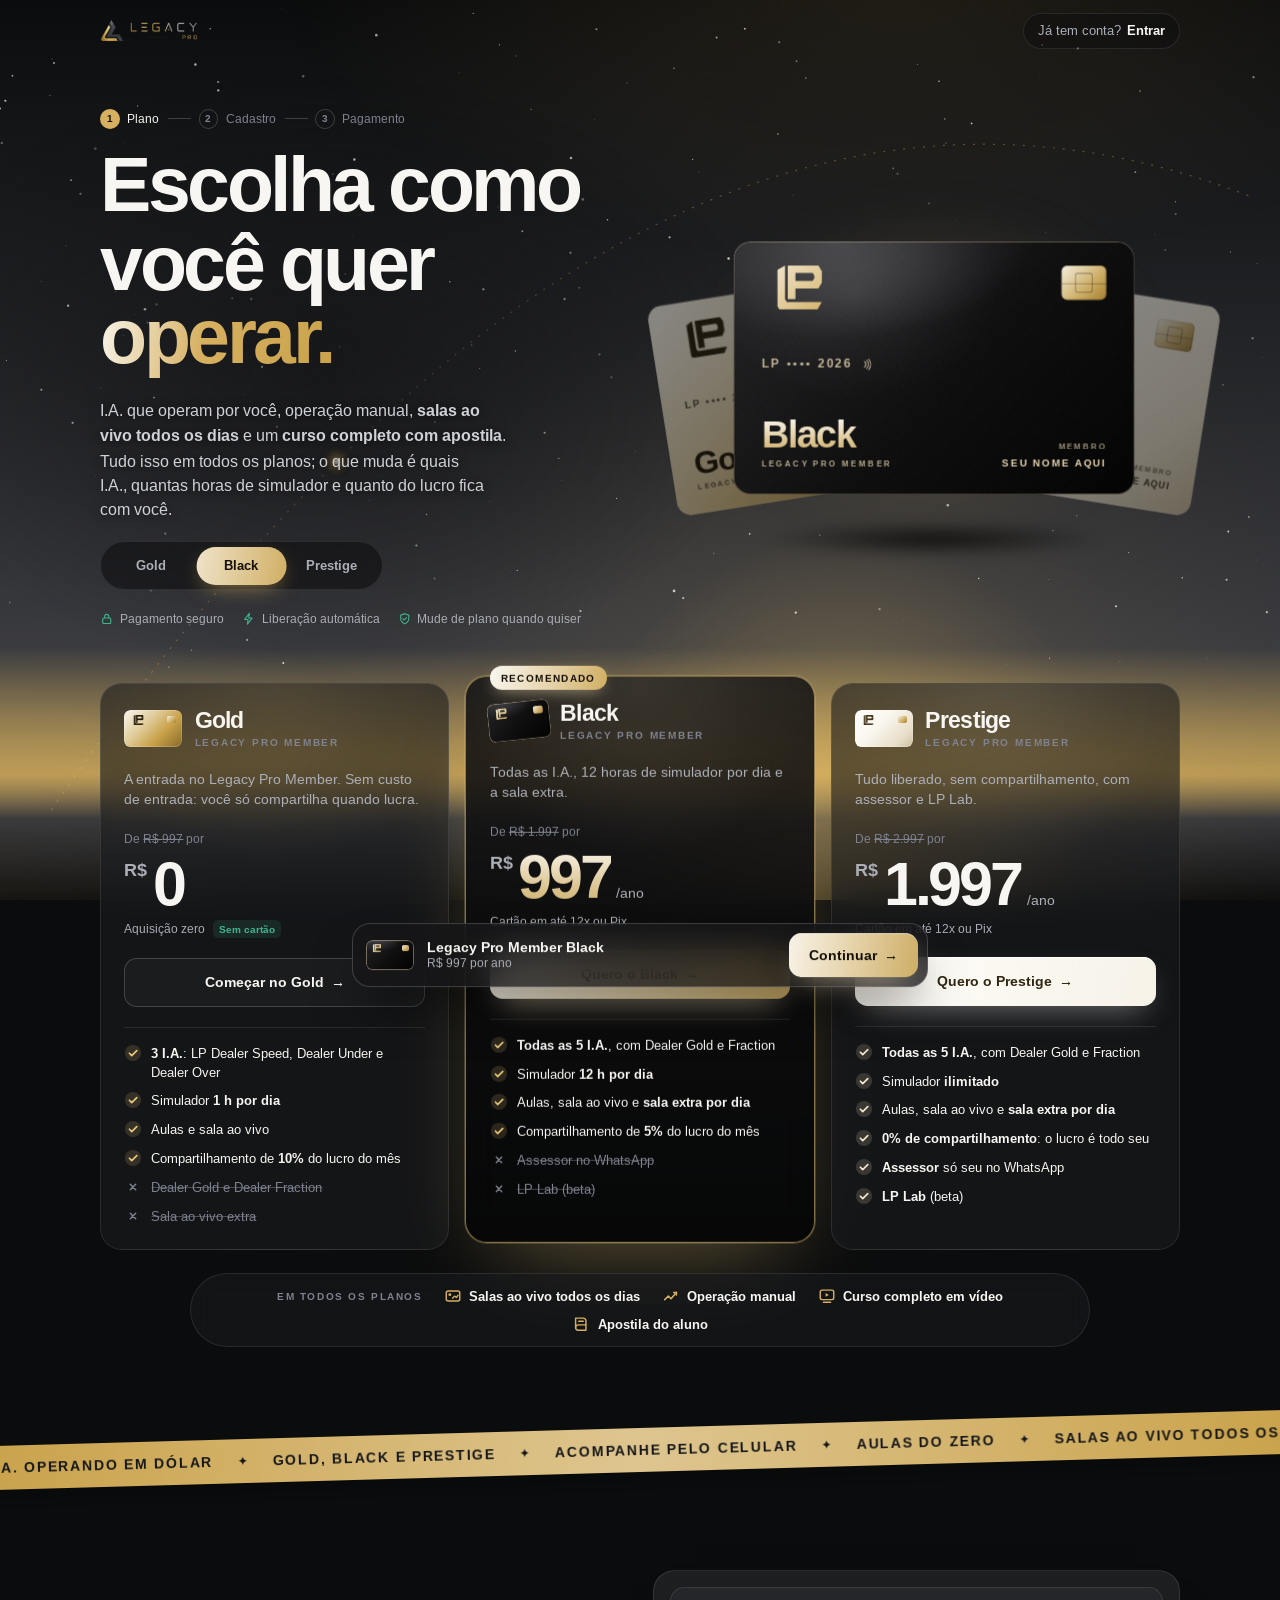
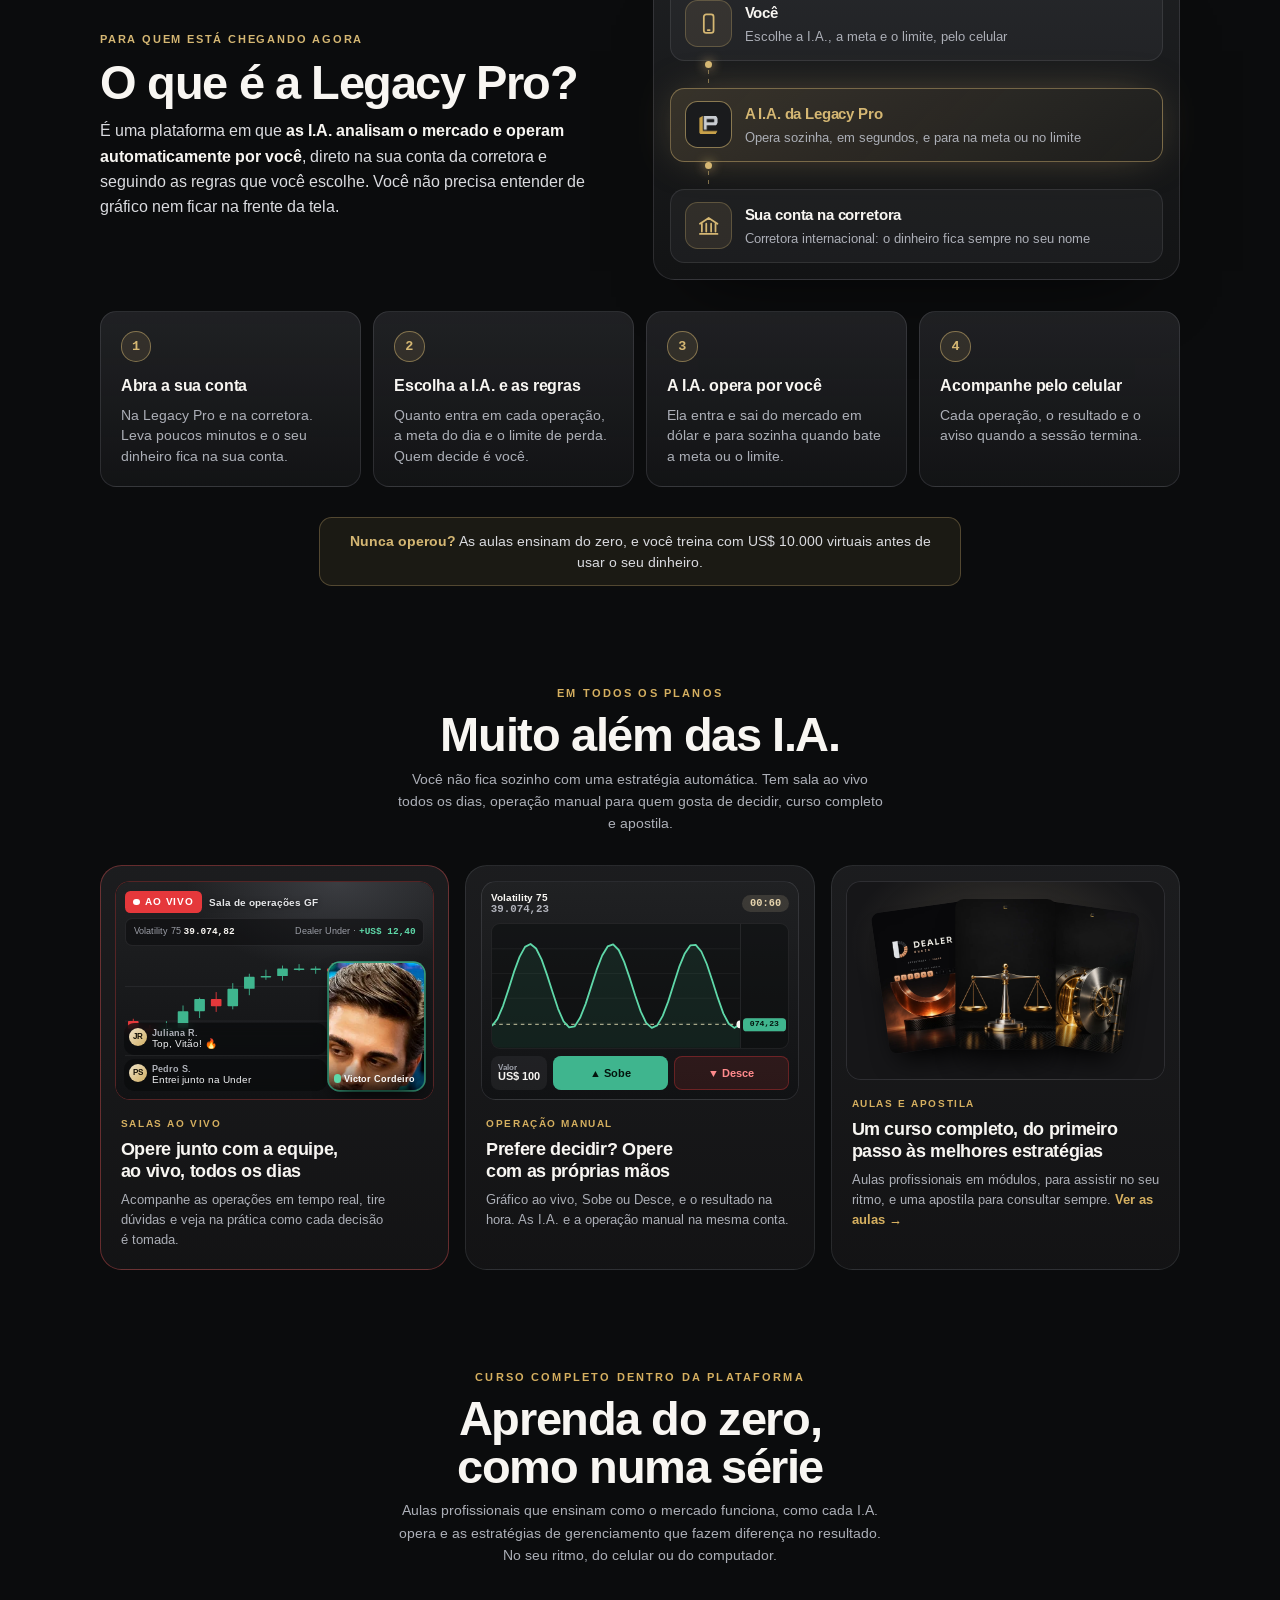
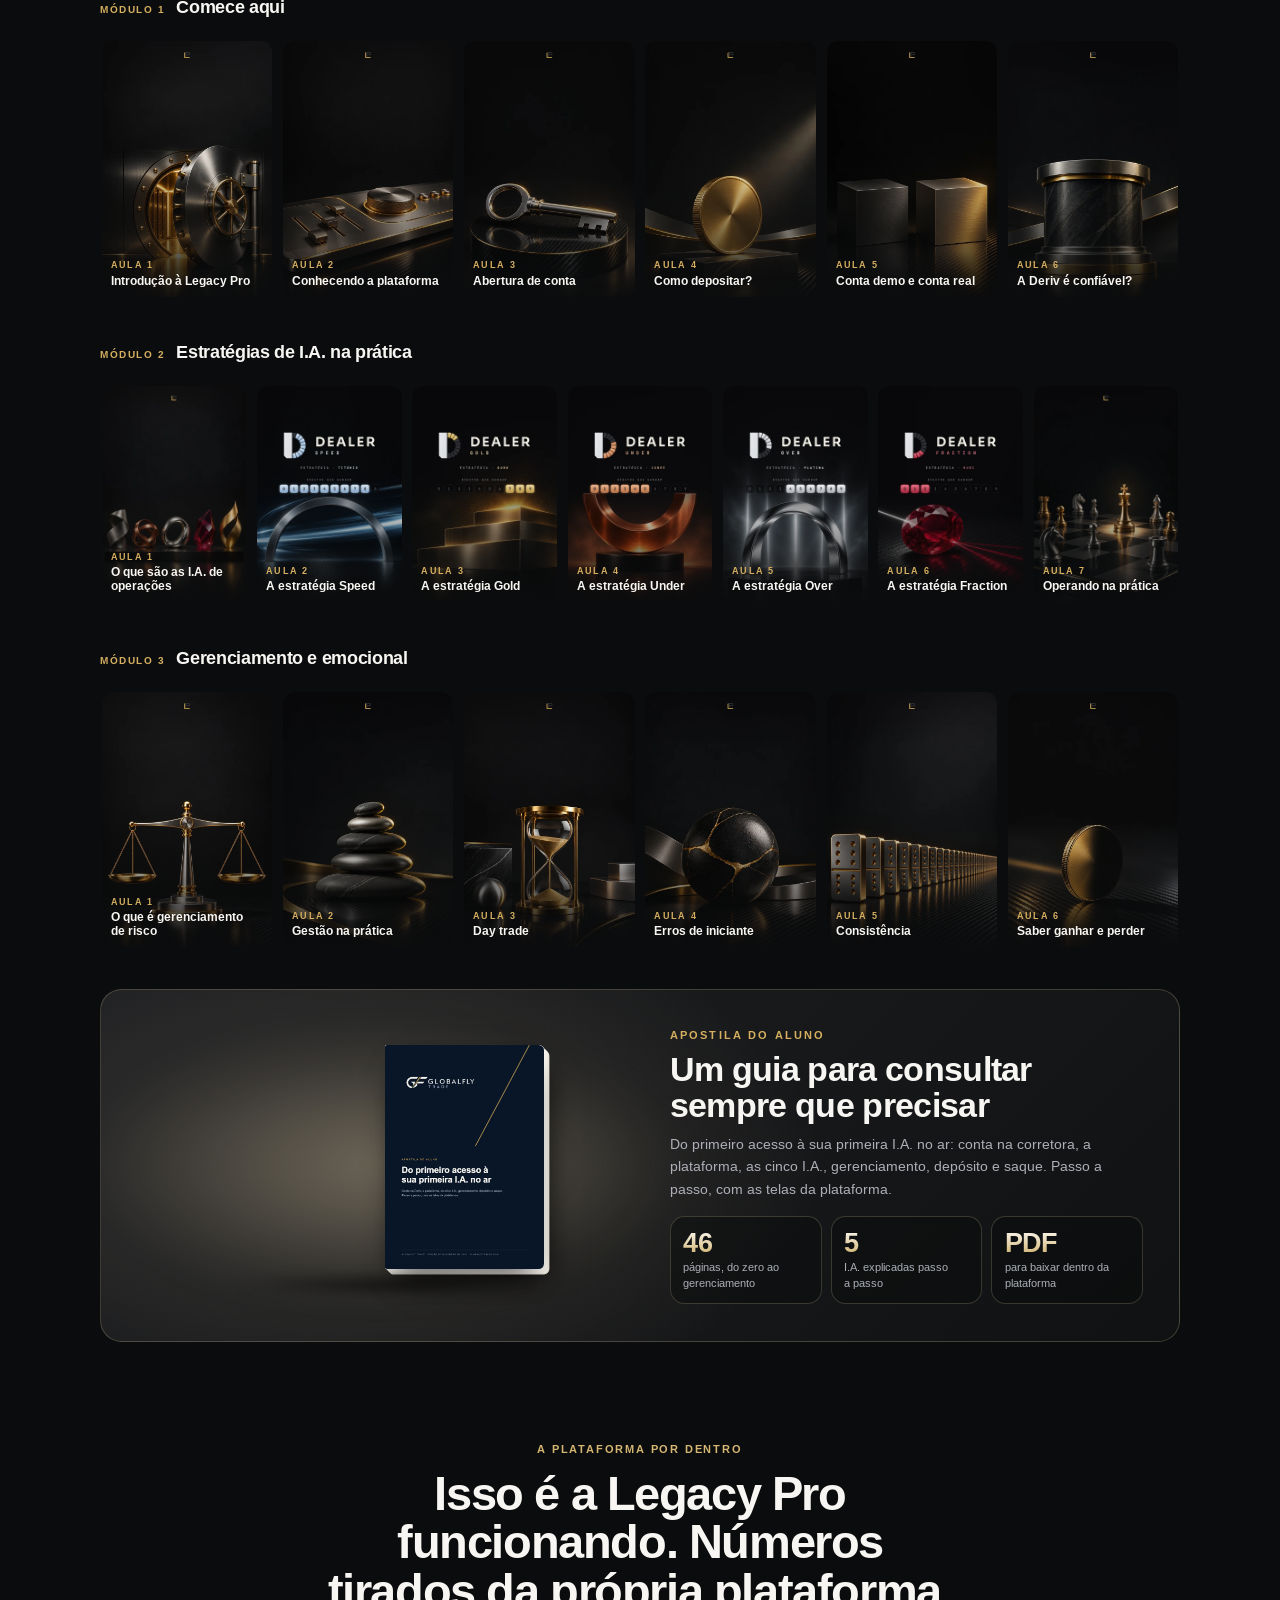
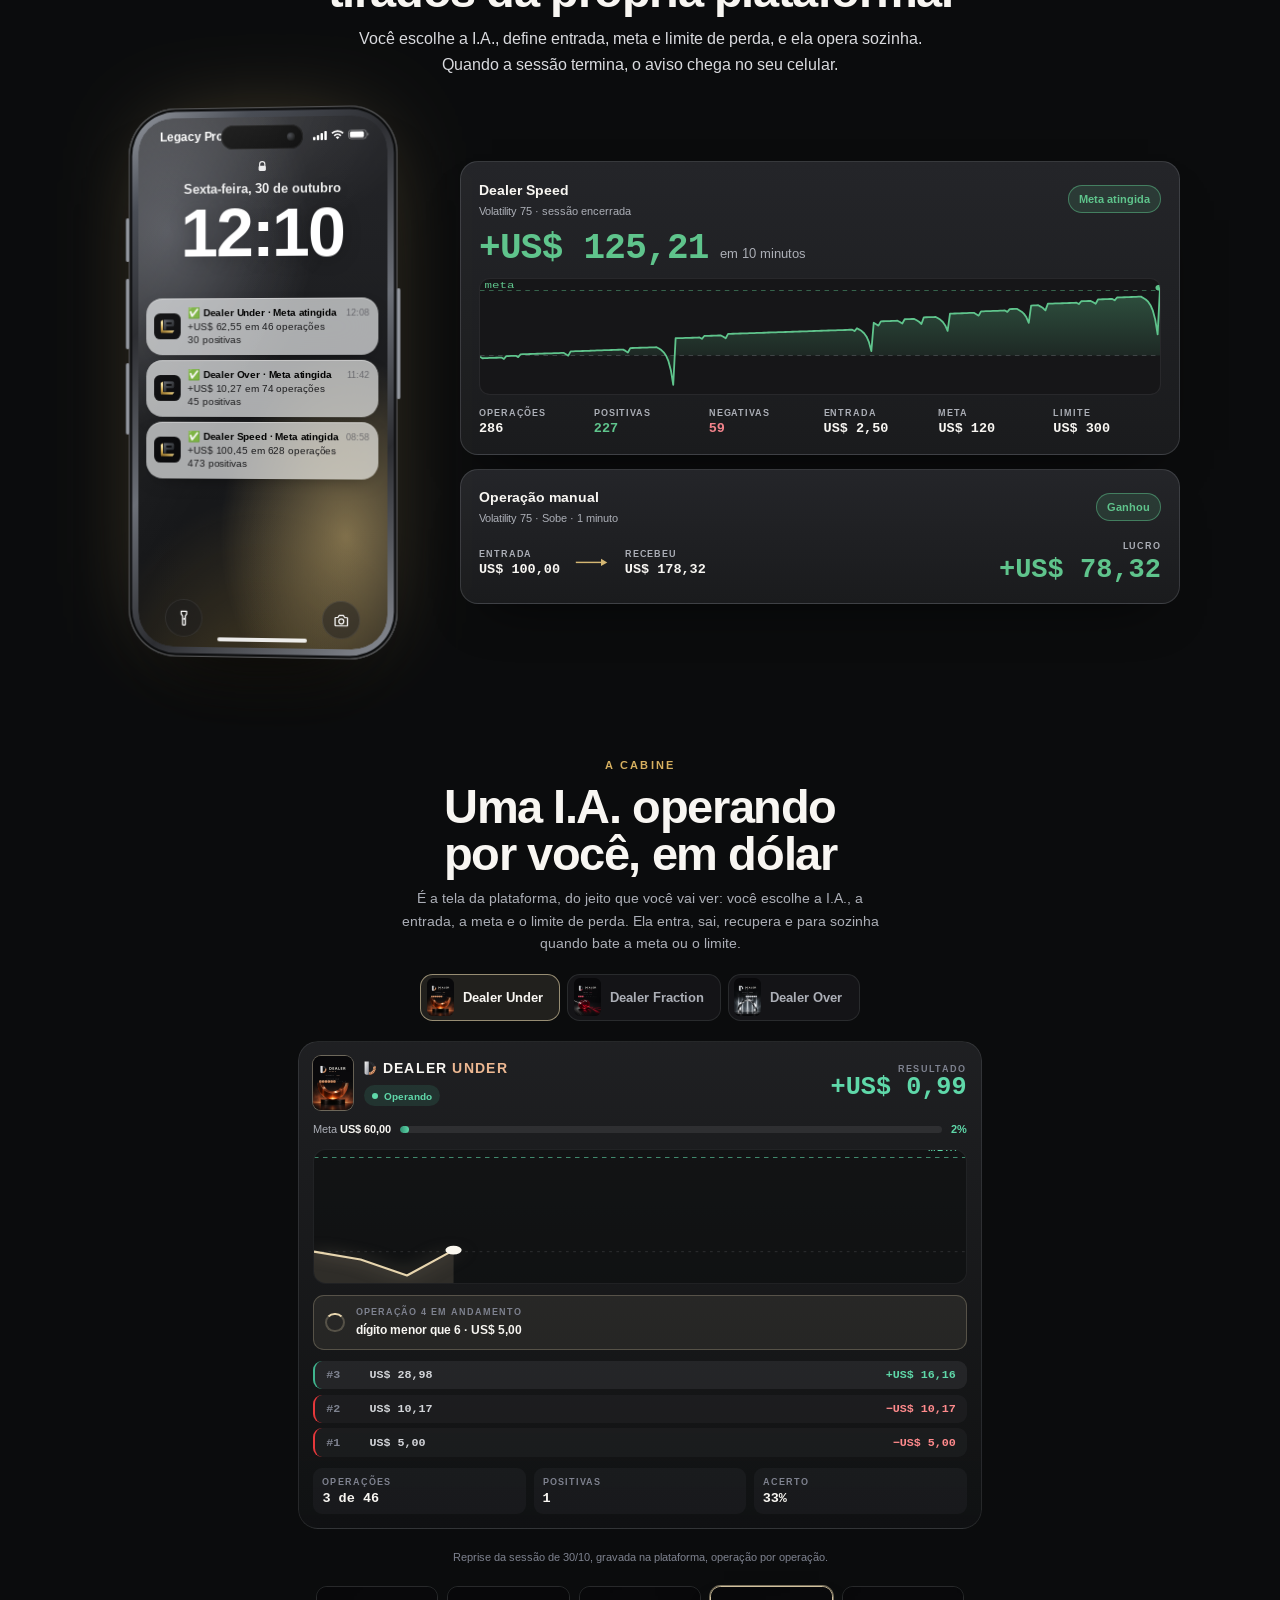
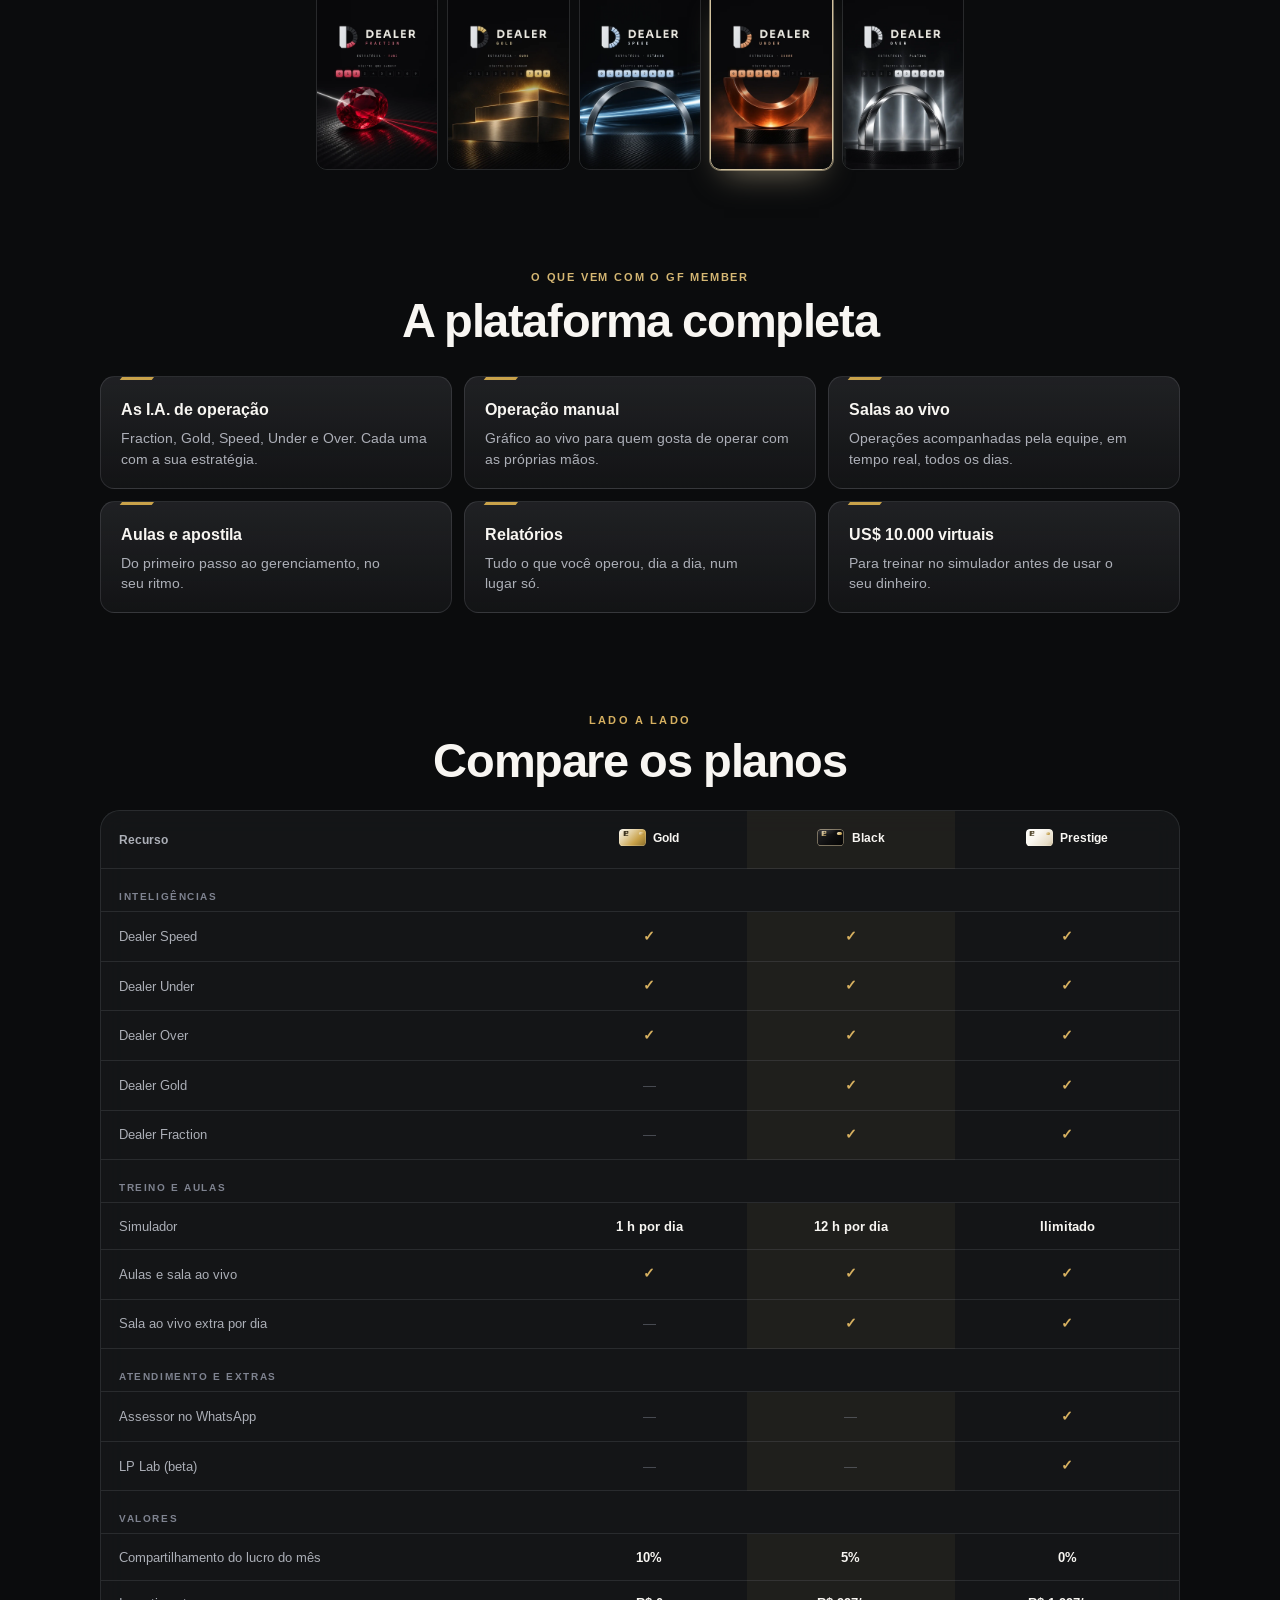
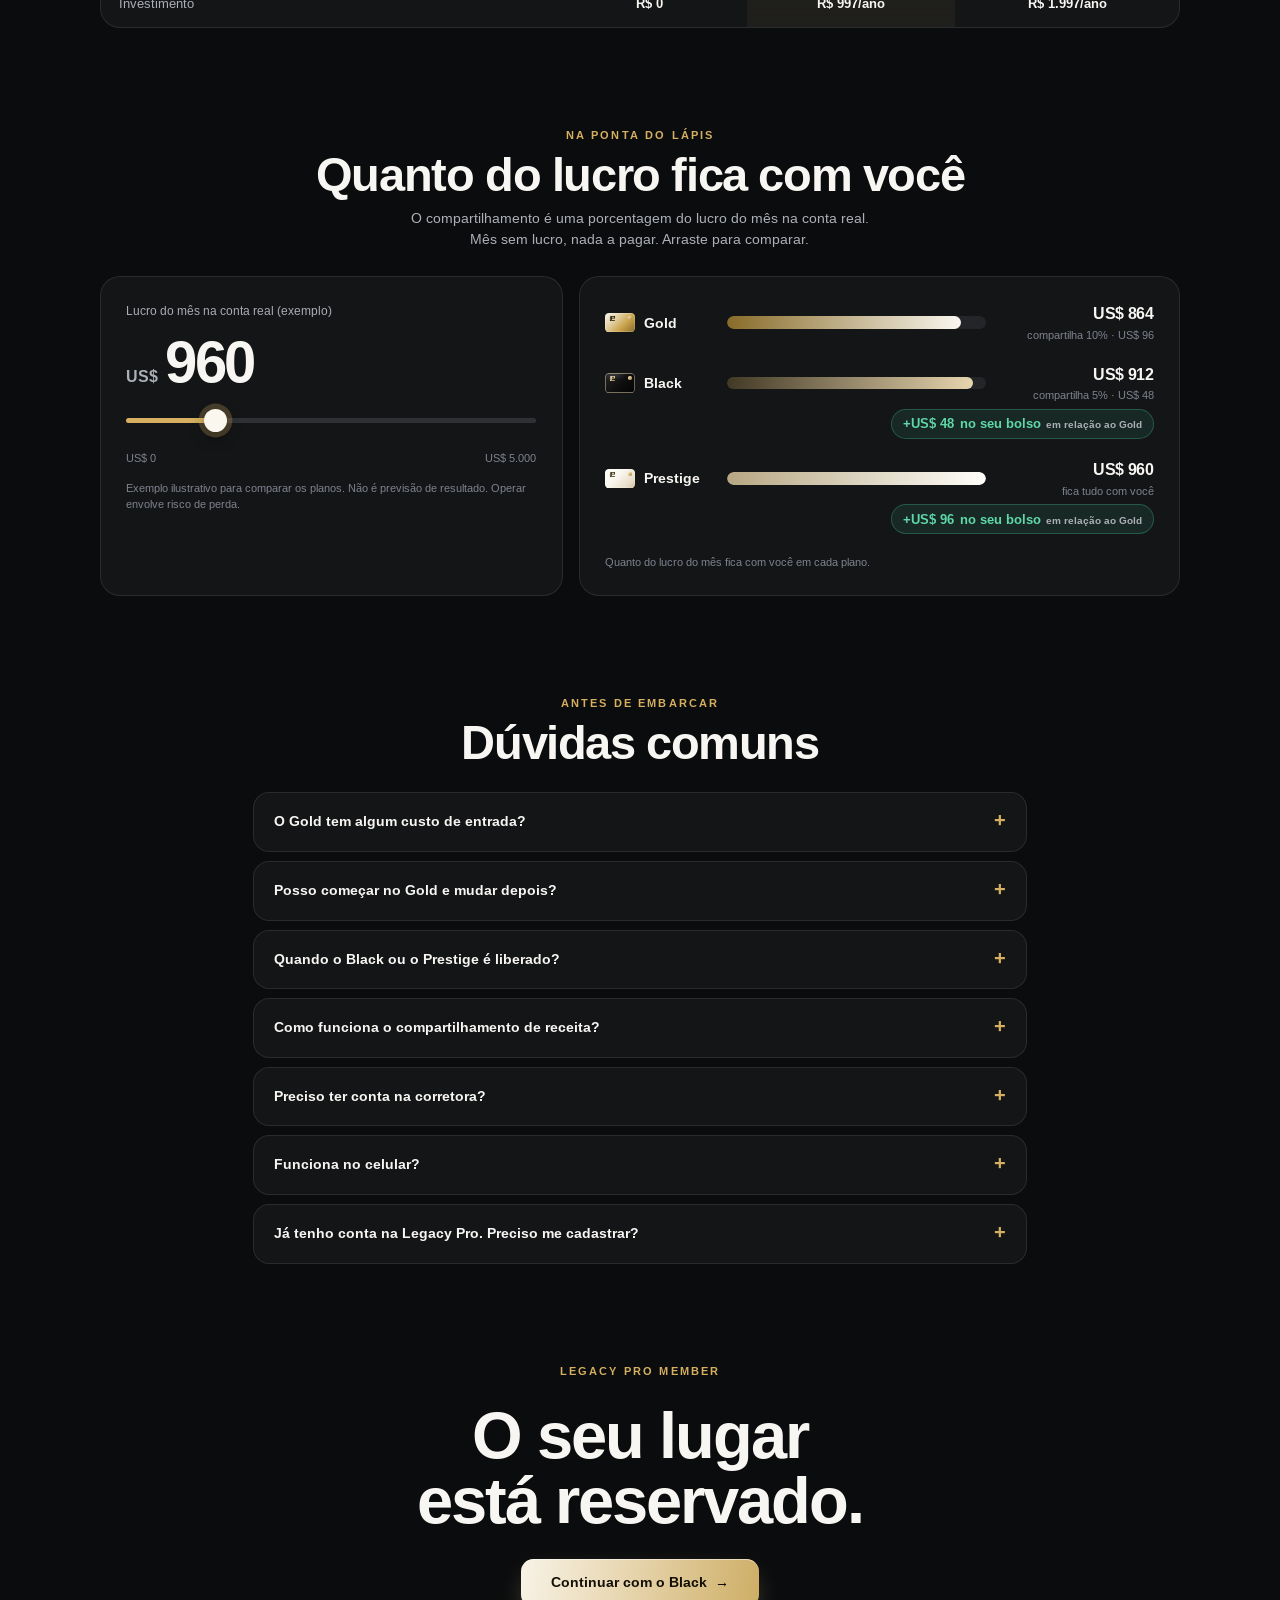
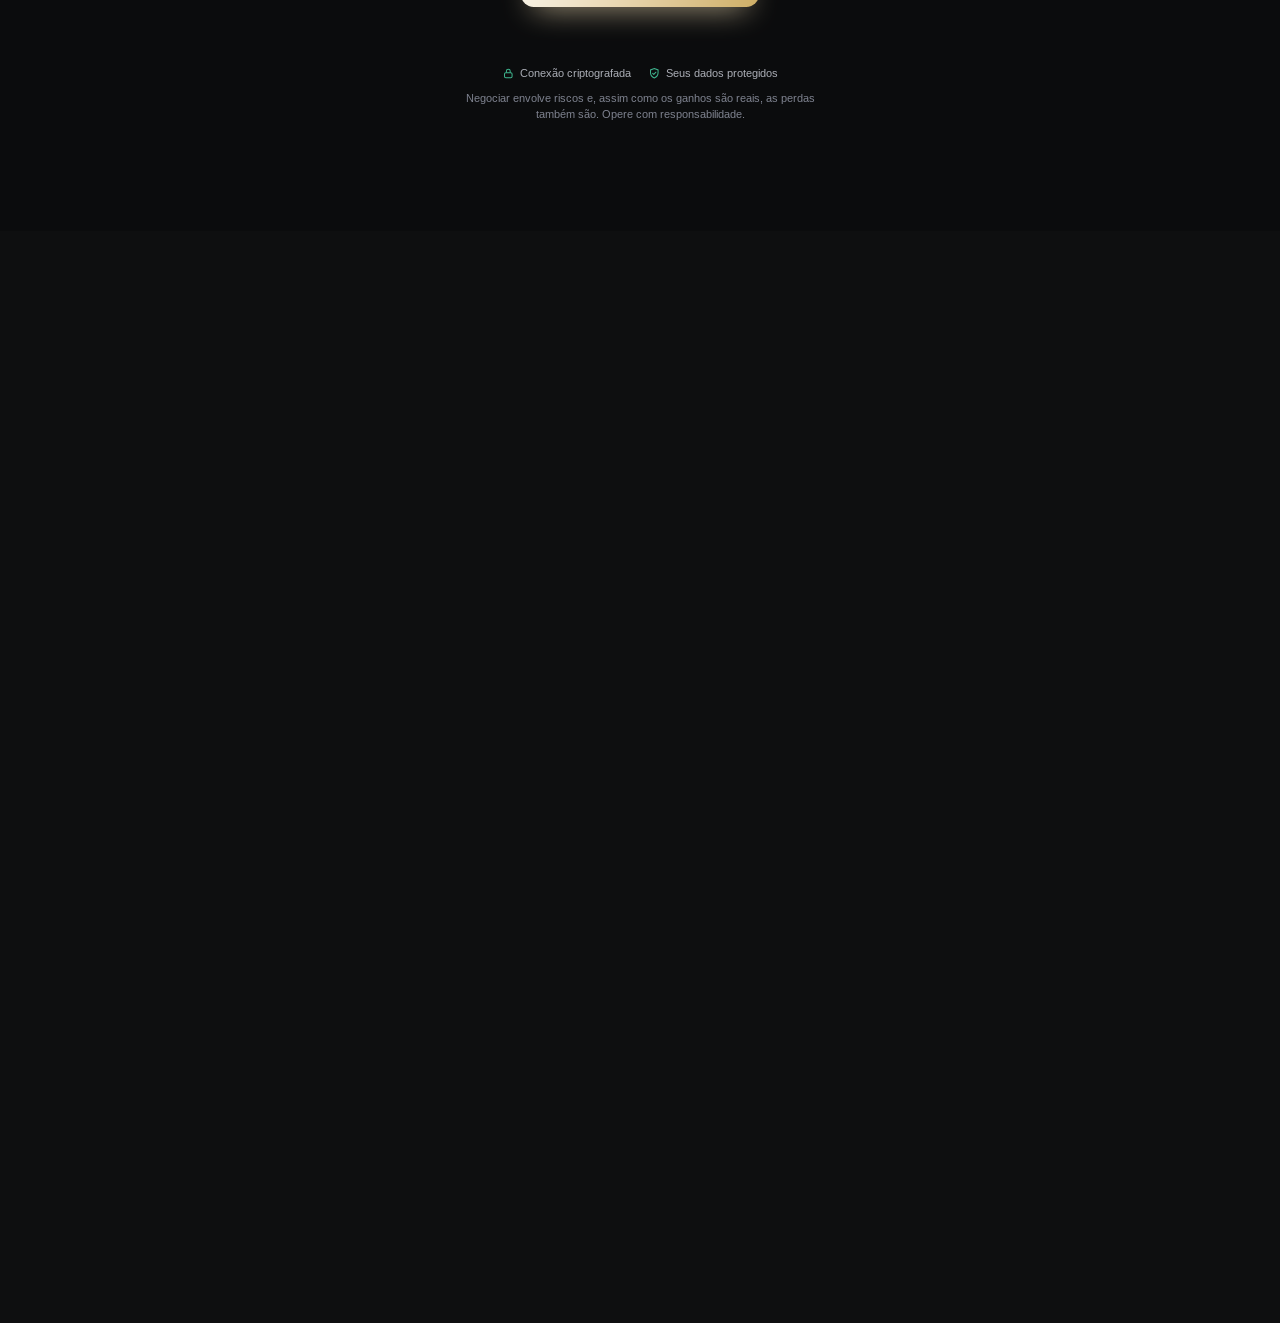
<file: cadastro/questionario/index.html>
<!doctype html>
<html lang="pt-BR">
<head>
  <meta charset="UTF-8" />
  <meta name="viewport" content="width=device-width, initial-scale=1.0, viewport-fit=cover" />
  <meta name="theme-color" content="#151618" />
  <meta name="robots" content="noindex" />
  <title>Legacy Pro · Falta pouco</title>
  <link rel="icon" type="image/png" sizes="32x32" href="/pwa-globalfly/favicon-32.png" />
  <link rel="apple-touch-icon" href="/pwa-globalfly/icon-180.png" />
  <link rel="preconnect" href="https://fonts.googleapis.com">
  <link rel="preconnect" href="https://fonts.gstatic.com" crossorigin>
  <link href="https://fonts.googleapis.com/css2?family=Arimo:wght@400;700&display=swap" rel="stylesheet">
  <style>/* Captação da Legacy Pro (26/10/2026): cadastro, questionário e obrigado.
   Manual da marca: Azul GF nas superfícies, Marfim para leitura, Aço para
   apoio, Ouro só como acento (botão com texto em Azul GF). Fonte Arimo. */
:root {
  --azul: #151618; --azul-2: #1f2023; --azul-3: #2e2f33;
  --marfim: #f8f6f2; --aco: #acafb7; --ouro: #c9a24a; --ouro-claro: #d5b773;
  --linha: rgba(172, 175, 183, .18); --erro: #F1828A;
  --raio: 16px;
  color-scheme: dark;
}
* { box-sizing: border-box; }
html { -webkit-text-size-adjust: 100%; }
body {
  margin: 0; min-height: 100vh; min-height: 100dvh; background: var(--azul); color: var(--marfim);
  font: 400 16px/1.55 Arimo, "Helvetica Neue", Arial, sans-serif; -webkit-font-smoothing: antialiased;
}
body::before {
  content: ""; position: fixed; inset: 0; z-index: -1; pointer-events: none;
  background:
    linear-gradient(180deg, rgba(21, 22, 24, .55) 0%, rgba(21, 22, 24, .82) 45%, var(--azul) 78%),
    url("/login-globalfly/nuvens.webp") center 30% / cover no-repeat;
}
@media (max-width: 720px) { body::before { background: linear-gradient(180deg, rgba(21, 22, 24,.5) 0%, rgba(21, 22, 24,.86) 40%, var(--azul) 70%), url("/login-globalfly/nuvens-celular.webp") center top / cover no-repeat; } }
img { max-width: 100%; display: block; }
a { color: inherit; }
button, input { font: inherit; }

.pagina { width: min(1120px, 100%); margin: 0 auto; padding: max(20px, env(safe-area-inset-top)) 20px max(28px, env(safe-area-inset-bottom)); display: grid; gap: 40px; min-height: 100vh; min-height: 100dvh; grid-template-rows: auto 1fr auto; }
.topo { display: flex; align-items: center; justify-content: space-between; gap: 16px; padding-top: 8px; }
/* a assinatura tem 6,6% de respiro transparente à esquerda: puxa para a letra alinhar com o resto da página */
.topo img { width: 190px; height: auto; margin-left: -12px; }
.passo { color: var(--aco); font-size: 13px; font-weight: 700; letter-spacing: .04em; }

/* ------------------------------------------------ cadastro */
.cadastro { display: grid; grid-template-columns: minmax(0, 1.05fr) minmax(0, .95fr); gap: 56px; align-items: center; }
.selo-live {
  display: inline-flex; align-items: center; gap: 10px; padding: 7px 14px 7px 10px; border: 1px solid rgba(201, 162, 74, .45); border-radius: 999px;
  background: rgba(201, 162, 74, .1); color: var(--marfim); font-size: 13.5px; font-weight: 700;
}
.selo-live i { width: 8px; height: 8px; border-radius: 50%; background: var(--ouro-claro); box-shadow: 0 0 0 0 rgba(213, 183, 115, .6); animation: pulso 2s infinite; }
.selo-live span { color: var(--aco); font-weight: 400; }
@keyframes pulso { 70% { box-shadow: 0 0 0 8px rgba(213, 183, 115, 0); } 100% { box-shadow: 0 0 0 0 rgba(213, 183, 115, 0); } }
h1 { margin: 22px 0 16px; font-size: clamp(32px, 4.4vw, 50px); line-height: 1.08; letter-spacing: -.025em; font-weight: 700; text-wrap: balance; }
h1 em { font-style: normal; color: var(--ouro-claro); }
.chamada { margin: 0; max-width: 34em; color: #dadbdf; font-size: 18px; }
.motivos { margin: 28px 0 0; padding: 0; list-style: none; display: grid; gap: 12px; }
.motivos li { display: flex; gap: 12px; align-items: flex-start; color: #dadbdf; }
.motivos b { flex: none; display: grid; place-items: center; width: 24px; height: 24px; margin-top: 1px; border-radius: 50%; background: rgba(201, 162, 74, .16); color: var(--ouro-claro); font-size: 13px; }

.cartao {
  position: relative; padding: 30px; border: 1px solid var(--linha); border-radius: var(--raio);
  background: linear-gradient(180deg, rgba(46, 47, 51, .72), rgba(31, 32, 35, .86)); backdrop-filter: blur(14px); -webkit-backdrop-filter: blur(14px);
  box-shadow: 0 30px 80px -30px rgba(0, 0, 0, .6);
}
/* o corte diagonal do monograma, em ouro, no canto do cartão */
.cartao::before { content: ""; position: absolute; top: -1px; right: 34px; width: 46px; height: 3px; background: var(--ouro); transform: skewX(-38deg); border-radius: 2px; }
.cartao h2 { margin: 0 0 4px; font-size: 22px; letter-spacing: -.01em; }
.cartao .sub { margin: 0 0 22px; color: var(--aco); font-size: 14.5px; }
.campo { display: grid; gap: 7px; margin-bottom: 16px; font-size: 14px; font-weight: 700; }
.campo input {
  width: 100%; height: 52px; padding: 0 16px; border: 1px solid rgba(172, 175, 183, .3); border-radius: 12px;
  background: rgba(21, 22, 24, .7); color: var(--marfim); font-size: 16px; font-weight: 400; transition: border-color .15s, box-shadow .15s;
}
.campo input::placeholder { color: rgba(172, 175, 183, .6); }
.campo input:focus { outline: none; border-color: var(--ouro); box-shadow: 0 0 0 3px rgba(201, 162, 74, .22); }
.campo input[aria-invalid="true"] { border-color: var(--erro); }
.campo small { color: var(--erro); font-weight: 400; font-size: 13px; min-height: 0; }
/* senha do cadastro (28/10/2026): o olho dentro do campo */
.com-olho { position: relative; display: block; }
.com-olho input { width: 100%; padding-right: 52px; }
.olho { position: absolute; top: 50%; right: 4px; transform: translateY(-50%); width: 44px; height: 44px; display: grid; place-items: center; border: 0; border-radius: 8px; background: transparent; color: var(--aco); cursor: pointer; }
.olho svg { width: 20px; height: 20px; }
.olho[aria-pressed="true"] { color: var(--ouro-claro); }
.olho:focus-visible { outline: 2px solid var(--ouro); outline-offset: 1px; }
.dica-senha { margin: -6px 0 16px; color: var(--aco); font-size: 13px; }
.armadilha { position: absolute; left: -9999px; width: 1px; height: 1px; opacity: 0; }

.botao {
  display: inline-flex; align-items: center; justify-content: center; gap: 10px; width: 100%; min-height: 56px; padding: 0 22px;
  border: 0; border-radius: 12px; background: var(--ouro); color: var(--azul); font-size: 17px; font-weight: 700; text-decoration: none;
  cursor: pointer; transition: background .15s, transform .1s;
}
.botao:hover { background: var(--ouro-claro); }
.botao:active { transform: translateY(1px); }
.botao:disabled { opacity: .45; cursor: not-allowed; transform: none; }
.botao svg { width: 20px; height: 20px; flex: none; }
.botao:focus-visible, .opcao:has(input:focus-visible), .produto:has(input:focus-visible), a:focus-visible { outline: 2px solid var(--ouro-claro); outline-offset: 3px; }
.aviso { margin: 14px 0 0; color: var(--aco); font-size: 12.5px; line-height: 1.5; }
.mensagem { margin: 12px 0 0; font-size: 14px; }
.mensagem.erro { color: var(--erro); }
.seguro { display: flex; align-items: center; gap: 7px; margin-top: 16px; padding-top: 16px; border-top: 1px solid var(--linha); color: var(--aco); font-size: 12.5px; }
.seguro svg { width: 14px; height: 14px; flex: none; }

/* ------------------------------------------------ questionário e obrigado */
.centro { display: grid; align-content: center; justify-items: center; }
.centro .cartao { width: min(600px, 100%); }
.progresso { display: grid; gap: 8px; margin-bottom: 24px; }
.progresso div { height: 4px; border-radius: 99px; background: rgba(172, 175, 183, .18); overflow: hidden; }
.progresso i { display: block; height: 100%; border-radius: inherit; background: var(--ouro); }
.progresso span { color: var(--aco); font-size: 13px; font-weight: 700; }
.pergunta { width: 100%; margin: 0 0 18px; padding: 0; font-weight: 700; font-size: clamp(22px, 3vw, 26px); line-height: 1.25; letter-spacing: -.01em; text-wrap: balance; }
.opcoes { display: grid; grid-template-columns: 1fr 1fr; gap: 12px; }
.opcao { position: relative; display: flex; align-items: center; gap: 12px; min-height: 60px; padding: 0 18px; border: 1px solid rgba(172, 175, 183, .3); border-radius: 12px; background: rgba(21, 22, 24, .55); cursor: pointer; font-size: 17px; font-weight: 700; transition: border-color .15s, background .15s; }
.opcao input { position: absolute; opacity: 0; pointer-events: none; }
.opcao i { flex: none; width: 20px; height: 20px; border: 2px solid rgba(172, 175, 183, .55); border-radius: 50%; transition: all .15s; }
.opcao:hover { border-color: rgba(201, 162, 74, .6); }
.opcao:has(input:checked) { border-color: var(--ouro); background: rgba(201, 162, 74, .12); }
.opcao:has(input:checked) i { border: 6px solid var(--ouro); }
.produtos { margin-top: 26px; padding-top: 22px; border-top: 1px solid var(--linha); }
.produtos[hidden] { display: none; }
.produtos h3 { margin: 0 0 4px; font-size: 17px; }
.produtos p { margin: 0 0 14px; color: var(--aco); font-size: 14px; }
.lista-produtos { display: grid; grid-template-columns: 1fr 1fr; gap: 8px; }
.produto { position: relative; display: flex; align-items: center; gap: 10px; min-height: 48px; padding: 8px 14px; border: 1px solid rgba(172, 175, 183, .25); border-radius: 10px; background: rgba(21, 22, 24, .45); cursor: pointer; font-size: 15px; line-height: 1.25; transition: border-color .15s, background .15s; }
.produto input { position: absolute; opacity: 0; pointer-events: none; }
.produto i { flex: none; display: grid; place-items: center; width: 20px; height: 20px; border: 2px solid rgba(172, 175, 183, .55); border-radius: 5px; transition: all .15s; }
.produto:has(input:checked) { border-color: var(--ouro); background: rgba(201, 162, 74, .1); }
.produto:has(input:checked) i { border-color: var(--ouro); background: var(--ouro); }
.produto:has(input:checked) i::after { content: ""; width: 10px; height: 5px; margin-top: -3px; border: solid var(--azul); border-width: 0 0 2.5px 2.5px; transform: rotate(-45deg); }
.qual { margin: 12px 0 0; }
.qual[hidden] { display: none; }
.acoes { margin-top: 26px; }

.ok { display: grid; place-items: center; width: 64px; height: 64px; margin: 0 auto 18px; border-radius: 50%; background: rgba(201, 162, 74, .16); color: var(--ouro-claro); }
.ok svg { width: 30px; height: 30px; }
.obrigado { text-align: center; }
.obrigado h1 { margin: 0 0 12px; font-size: clamp(28px, 4vw, 38px); }
.obrigado .chamada { margin: 0 auto 26px; font-size: 17px; }
.ultimo { margin: 0 0 8px; color: var(--ouro-claro); font-size: 15px; font-weight: 700; }
.live { display: flex; align-items: center; gap: 16px; margin-top: 22px; padding: 16px 18px; border: 1px solid var(--linha); border-radius: 12px; background: rgba(21, 22, 24, .5); text-align: left; }
.live .data { flex: none; display: grid; place-items: center; width: 58px; height: 62px; border-radius: 10px; background: var(--marfim); color: var(--azul); line-height: 1; }
.live .data b { font: 700 24px/1 ui-monospace, "SF Mono", Menlo, monospace; }
.live .data small { margin-top: 4px; font-size: 11px; font-weight: 700; letter-spacing: .06em; text-transform: uppercase; }
.live div:last-child { display: grid; gap: 2px; min-width: 0; }
.live strong { font-size: 16px; }
.live span { color: var(--aco); font-size: 14px; }
.live a { color: var(--ouro-claro); font-size: 14px; font-weight: 700; text-decoration: none; }
.live a:hover { text-decoration: underline; }
.acesso { display: grid; gap: 8px; margin-top: 14px; padding: 16px 18px; border: 1px solid var(--linha); border-radius: 12px; background: rgba(21, 22, 24, .5); text-align: left; }
.acesso strong { font-size: 16px; }
.acesso p { margin: 0; color: var(--aco); font-size: 14px; line-height: 1.55; }
.acesso > div { display: grid; gap: 8px; }
.acesso [hidden] { display: none; }
.acesso p b { color: var(--marfim); font-weight: 700; }
.acesso a { justify-self: start; color: var(--ouro-claro); font-size: 14px; font-weight: 700; text-decoration: none; }
.acesso a:hover { text-decoration: underline; }
.etapas { display: flex; justify-content: center; gap: 8px; margin: 0 0 26px; padding: 0; list-style: none; flex-wrap: wrap; }
.etapas li { display: inline-flex; align-items: center; gap: 6px; padding: 5px 12px; border-radius: 99px; background: rgba(172, 175, 183, .1); color: var(--aco); font-size: 13px; }
.etapas li.feito { color: var(--marfim); }
.etapas li.feito::before { content: "✓"; color: var(--ouro-claro); font-weight: 700; }
.etapas li.agora { background: rgba(201, 162, 74, .16); color: var(--marfim); font-weight: 700; }

.rodape { display: flex; flex-wrap: wrap; justify-content: space-between; gap: 8px 20px; padding-top: 18px; border-top: 1px solid var(--linha); color: rgba(172, 175, 183, .75); font-size: 12px; }

@media (max-width: 900px) {
  .cadastro { grid-template-columns: minmax(0, 1fr); gap: 32px; }
  .pagina { gap: 28px; }
}
@media (max-width: 520px) {
  .pagina { padding-inline: 16px; }
  .topo img { width: 150px; margin-left: -10px; }
  h1 { margin-top: 18px; }
  .chamada { font-size: 16.5px; }
  .cartao { padding: 22px 18px; }
  .lista-produtos { grid-template-columns: minmax(0, 1fr); }
  .live { align-items: flex-start; }
  .so-largo { display: none; }
  .etapas { gap: 6px; }
  .etapas li { padding: 4px 9px; font-size: 12px; }
}
/* ------------------------------------------------ questionário (02/11/2026: no padrão da página de vendas) */
.quiz { padding: 30px 32px 0; overflow: hidden; }
.quiz-etapas { display: grid; grid-auto-flow: column; grid-auto-columns: minmax(0, 1fr); margin: 0 0 26px; padding: 0; list-style: none; counter-reset: none; }
.quiz-etapas li { position: relative; display: grid; justify-items: center; gap: 8px; color: var(--aco); font-size: 12.5px; font-weight: 700; text-align: center; }
.quiz-etapas li::before { content: ""; position: absolute; top: 15px; right: 50%; width: 100%; height: 2px; background: rgba(172, 175, 183, .2); z-index: 0; }
.quiz-etapas li:first-child::before { display: none; }
.quiz-etapas li.feito + li::before, .quiz-etapas li.feito::before { background: var(--ouro); }
.quiz-etapas i { position: relative; z-index: 1; display: grid; place-items: center; width: 32px; height: 32px; border-radius: 50%; font-style: normal; font-size: 13.5px; background: #232428; box-shadow: inset 0 0 0 2px rgba(172, 175, 183, .3); }
.quiz-etapas i svg { width: 15px; height: 15px; }
.quiz-etapas .feito i { background: var(--ouro); color: var(--azul); box-shadow: none; }
.quiz-etapas .feito { color: var(--marfim); }
.quiz-etapas .agora i { color: var(--ouro-claro); box-shadow: inset 0 0 0 2px var(--ouro), 0 0 0 5px rgba(201, 162, 74, .16); }
.quiz-etapas .agora { color: var(--ouro-claro); }
.quiz-ola { margin: 0 0 6px; color: var(--ouro-claro); font-size: 13px; font-weight: 700; letter-spacing: .08em; text-transform: uppercase; }
.quiz .pergunta { margin-bottom: 8px; }
.quiz-sub { margin: 0 0 20px; color: var(--aco); font-size: 15px; line-height: 1.55; text-wrap: pretty; }
.quiz .opcao { min-height: 74px; padding: 12px 18px; gap: 14px; border-radius: 14px; }
.quiz .opcao span { display: grid; gap: 2px; }
.quiz .opcao b { font-size: 17px; }
.quiz .opcao small { color: var(--aco); font-size: 13px; font-weight: 400; line-height: 1.35; text-wrap: balance; }
.quiz .opcao:has(input:checked) small { color: var(--marfim); opacity: .8; }
.quiz .produto { min-height: 52px; border-radius: 12px; }
.quiz .lista-produtos { gap: 10px; }
/* número ímpar de produtos: o último ocupa a linha inteira, sem buraco ao lado */
.quiz .lista-produtos .produto:last-child:nth-child(odd) { grid-column: 1 / -1; }
.quiz .acoes { margin-top: 24px; }
.quiz .botao:disabled { opacity: 1; background: rgba(172, 175, 183, .14); color: rgba(172, 175, 183, .75); }
.quiz-ingresso { display: flex; align-items: center; gap: 14px; margin: 26px -32px 0; padding: 16px 32px; border-top: 1px dashed rgba(172, 175, 183, .28); background: rgba(21, 22, 24, .45); }
.quiz-data { flex: none; display: grid; place-items: center; width: 48px; height: 52px; border-radius: 10px; background: var(--marfim); color: var(--azul); line-height: 1; }
.quiz-data b { font: 700 20px/1 ui-monospace, "SF Mono", Menlo, monospace; }
.quiz-ingresso .quiz-data small { margin-top: 3px; color: #9e7c30; font-size: 10px; font-weight: 800; letter-spacing: .08em; text-transform: uppercase; }
.quiz-ingresso > span:last-child { display: grid; gap: 2px; min-width: 0; }
.quiz-ingresso strong { font-size: 14.5px; }
.quiz-ingresso small { color: var(--aco); font-size: 13px; }
@media (max-width: 520px) {
  .quiz { padding: 22px 18px 0; }
  .quiz-etapas { margin-bottom: 22px; }
  .quiz-etapas li { font-size: 11.5px; }
  .quiz .opcoes { gap: 10px; }
  .quiz .opcao { min-height: 68px; padding: 10px 14px; gap: 12px; }
  .quiz .opcao b { font-size: 16px; }
  .quiz .opcao small { font-size: 12.5px; }
  .quiz-ingresso { margin: 22px -18px 0; padding: 14px 18px; }
}
/* o obrigado com o mesmo indicador de etapas (a última, a live, em destaque) */
.obrigado-etapas { margin: 22px 0 26px; }
.obrigado-etapas .agora i svg { width: 16px; height: 16px; }
/* sem palavra sozinha na última linha (regra do Tiago) */
.o-passos strong, .acesso strong, .obrigado h1 { text-wrap: balance; }
.obrigado p, .o-passos span, .acesso p { text-wrap: pretty; }
@media (prefers-reduced-motion: reduce) { * { animation: none !important; transition: none !important; } }
/* links dos termos (27/10/2026) */
.aviso a, .rodape a { color: inherit; text-decoration: underline; text-underline-offset: 2px; }
.aviso a:hover, .rodape a:hover { color: var(--ouro, #c9a24a); }

/* ------------------------------------------------ página de vendas do lançamento (30/10/2026)
   Tiago: "página envolvente, imersiva, quebre padrões". Tema da marca: aviação. A live é o embarque
   (painel de partidas com contagem que vira), a viagem é um cartão de embarque, o acesso é um ingresso
   dourado, as I.A. são os jatos do hangar. Ouro só como acento; Azul GF nas superfícies. */
html:has(body.lp) { overflow-x: clip; }
body.lp { background: var(--azul); overflow-x: clip; }
body.lp::before { display: none; }
.lp-rotulo { color: var(--ouro-claro); font-size: 12.5px; font-weight: 700; letter-spacing: .16em; text-transform: uppercase; }
.lp-aovivo { display: inline-flex; align-items: center; gap: 9px; padding: 7px 14px 7px 11px; border-radius: 999px; border: 1px solid rgba(241, 130, 138, .45); background: rgba(21, 22, 24, .55); backdrop-filter: blur(8px); -webkit-backdrop-filter: blur(8px); font-size: 13px; font-weight: 700; letter-spacing: .02em; white-space: nowrap; }
.lp-aovivo i { width: 8px; height: 8px; border-radius: 50%; background: #F1828A; box-shadow: 0 0 0 0 rgba(241, 130, 138, .7); animation: lp-pulso 1.6s infinite; }
@keyframes lp-pulso { 70% { box-shadow: 0 0 0 9px rgba(241, 130, 138, 0); } 100% { box-shadow: 0 0 0 0 rgba(241, 130, 138, 0); } }

/* ---------- abertura */
.lp-heroi { position: relative; isolation: isolate; overflow: hidden; padding: max(18px, env(safe-area-inset-top)) max(20px, env(safe-area-inset-right)) 34px max(20px, env(safe-area-inset-left)); }
/* 30/10/2026 (Tiago): o céu estava forte demais e brigava com o texto, o iMac e a viagem. Fica de fundo, escuro. */
.lp-ceu { position: absolute; inset: 0; z-index: -3; filter: saturate(.7) brightness(.78); background:
  radial-gradient(60% 70% at 22% 45%, rgba(21, 22, 24, .55), transparent 70%),
  linear-gradient(180deg, rgba(21, 22, 24, .74) 0%, rgba(21, 22, 24, .6) 35%, rgba(21, 22, 24, .88) 76%, var(--azul) 100%),
  url("/login-globalfly/rastro.webp") center 35% / cover no-repeat; transform: scale(1.06); animation: lp-respira 22s ease-in-out infinite alternate; }
@keyframes lp-respira { to { transform: scale(1.14) translate3d(-1.5%, 1%, 0); } }
@media (max-width: 720px) { .lp-ceu { background: linear-gradient(180deg, rgba(21, 22, 24, .74) 0%, rgba(21, 22, 24, .62) 30%, rgba(21, 22, 24, .9) 66%, var(--azul) 100%), url("/login-globalfly/rastro-celular.webp") center top / cover no-repeat; } }
.lp-estrelas { position: absolute; inset: 0; z-index: -2; pointer-events: none; opacity: .4; background-image:
  radial-gradient(1.2px 1.2px at 12% 18%, #fff 50%, transparent 51%), radial-gradient(1px 1px at 28% 8%, #fff 50%, transparent 51%),
  radial-gradient(1.4px 1.4px at 46% 22%, #efe3c8 50%, transparent 51%), radial-gradient(1px 1px at 64% 12%, #fff 50%, transparent 51%),
  radial-gradient(1.2px 1.2px at 82% 26%, #fff 50%, transparent 51%), radial-gradient(1px 1px at 92% 6%, #efe3c8 50%, transparent 51%),
  radial-gradient(1px 1px at 6% 40%, #fff 50%, transparent 51%), radial-gradient(1.3px 1.3px at 55% 4%, #fff 50%, transparent 51%);
  animation: lp-cintila 5s ease-in-out infinite alternate; }
@keyframes lp-cintila { to { opacity: .2; } }
.lp-rastro { position: absolute; inset: 0; width: 100%; height: 100%; z-index: -1; pointer-events: none; opacity: .75; }
.lp-rastro path { fill: none; stroke-linecap: round; }
.lp-rastro-linha { stroke: url(#rastro-ouro); stroke-width: 2.4; stroke-dasharray: 2200; stroke-dashoffset: 2200; animation: lp-desenha 3.2s cubic-bezier(.45, .05, .2, 1) .3s forwards; filter: drop-shadow(0 0 6px rgba(213, 183, 115, .6)); }
.lp-rastro-brilho { stroke: #faf7ef; stroke-width: 4; stroke-dasharray: 60 2200; stroke-dashoffset: 60; opacity: 0; animation: lp-cometa 7s ease-in-out 3.4s infinite; filter: drop-shadow(0 0 10px #efe3c8); }
@keyframes lp-desenha { to { stroke-dashoffset: 0; } }
@keyframes lp-cometa { 0% { stroke-dashoffset: 60; opacity: 0; } 8% { opacity: 1; } 55% { stroke-dashoffset: -2140; opacity: 1; } 60%, 100% { stroke-dashoffset: -2140; opacity: 0; } }

.lp-topo { display: flex; align-items: center; justify-content: space-between; gap: 14px; max-width: 1280px; margin: 0 auto; }
.lp-topo img { width: 180px; height: auto; margin-left: -10px; }
.lp-heroi-grade { max-width: 1280px; margin: 0 auto; display: grid; grid-template-columns: minmax(0, 1fr) minmax(0, 1.05fr); gap: 24px; align-items: center; padding: 34px 0 26px; }
.lp-texto { display: grid; justify-items: start; gap: 0; min-width: 0; }
.lp-gancho { margin: 0 0 16px; font-size: 15.5px; font-weight: 700; color: var(--ouro-claro); letter-spacing: .01em; display: inline-flex; align-items: center; gap: 10px; }
.lp-gancho::before { content: ""; width: 28px; height: 2px; background: var(--ouro-claro); }
.lp-titulo { margin: 0; display: grid; gap: 2px; font-size: clamp(36px, 5.6vw, 78px); line-height: .98; letter-spacing: -.035em; font-weight: 700; text-wrap: balance; }
.lp-l { display: block; animation: lp-sobe .9s cubic-bezier(.2, .7, .2, 1) both; }
.lp-l:nth-child(2) { animation-delay: .12s; }
.lp-l:nth-child(3) { animation-delay: .24s; }
.lp-ouro { margin-top: 10px; font-size: .62em; line-height: 1.08; letter-spacing: -.02em; color: var(--ouro-claro); animation: lp-sobe .9s cubic-bezier(.2, .7, .2, 1) .24s both; }
@keyframes lp-sobe { from { transform: translateY(22px); } }
@keyframes lp-brilha { to { background-position: -220% 0; } }
.lp-sub { margin: 22px 0 0; max-width: 33em; font-size: 18px; color: #dadbdf; }
.lp-sub b { color: var(--marfim); }
.lp-apresenta { margin: 16px 0 0; display: inline-flex; align-items: center; gap: 9px; font-size: 14.5px; font-weight: 700; }
.lp-apresenta::before { content: ""; width: 26px; height: 26px; border-radius: 50%; background: radial-gradient(circle at 50% 38%, #f8f6f2 0 22%, transparent 23%), radial-gradient(circle at 50% 110%, #f8f6f2 0 42%, transparent 43%), #2e2f33; border: 1.5px solid var(--ouro); }
.lp-apresenta[hidden] { display: none; }
.lp-cta { position: relative; margin-top: 26px; display: inline-flex; align-items: center; gap: 12px; min-height: 60px; padding: 0 28px; border-radius: 14px; background: linear-gradient(180deg, #dec58f, #c9a24a); color: var(--azul); font-size: 18px; font-weight: 700; text-decoration: none; overflow: hidden; box-shadow: 0 16px 40px -14px rgba(213, 183, 115, .75), inset 0 1px 0 rgba(255, 255, 255, .35); transition: transform .15s, box-shadow .15s; }
.lp-cta svg { width: 20px; height: 20px; transition: transform .2s; }
.lp-cta::after { content: none; }
@keyframes lp-reflexo { 35%, 100% { transform: translateX(120%); } }
.lp-cta:hover { transform: translateY(-2px); box-shadow: 0 22px 46px -14px rgba(213, 183, 115, .85), inset 0 1px 0 rgba(255, 255, 255, .35); }
.lp-cta:hover svg { transform: translateX(3px); }
.lp-cta:focus-visible { outline: 2px solid var(--marfim); outline-offset: 3px; }
.lp-mini { margin-top: 10px; color: var(--aco); font-size: 13px; }

/* palco dos presentes */
.lp-palco { position: relative; min-height: 520px; min-width: 0; }
.lp-halo { position: absolute; left: 50%; top: 46%; width: 92%; aspect-ratio: 1.6; transform: translate(-50%, -50%); background: radial-gradient(closest-side, rgba(213, 183, 115, .36), rgba(213, 183, 115, .08) 55%, transparent 72%); filter: blur(10px); animation: lp-halo 6s ease-in-out infinite alternate; }
@keyframes lp-halo { to { opacity: .6; transform: translate(-50%, -50%) scale(1.06); } }
.lp-imac { position: absolute; left: 50%; top: 4%; width: min(82%, 560px); margin: 0; transform: translateX(-50%); animation: lp-flutua 7s ease-in-out infinite; }
.lp-imac img { width: 100%; height: auto; display: block; filter: drop-shadow(0 40px 50px rgba(0, 0, 0, .55)) drop-shadow(0 0 40px rgba(213, 183, 115, .18)); }
.lp-imac figcaption { position: absolute; right: -4%; top: 6%; padding: 8px 14px; border-radius: 999px; background: var(--marfim); color: var(--azul); font-size: 13px; font-weight: 700; box-shadow: 0 10px 30px rgba(0, 0, 0, .35); transform: rotate(4deg); white-space: nowrap; }
.lp-imac figcaption b { font-size: 15px; }
@keyframes lp-flutua { 50% { transform: translateX(-50%) translateY(-12px); } }

.lp-embarque { overflow: visible; position: absolute; left: -2%; bottom: 0; width: min(76%, 470px); display: grid; grid-template-columns: 38% 1fr; border-radius: 16px; background: var(--marfim); color: var(--azul); box-shadow: 0 30px 60px -20px rgba(0, 0, 0, .7); transform: rotate(-5deg); animation: lp-entra-esq 1s cubic-bezier(.2, .7, .2, 1) .5s both; }
.lp-embarque-foto { position: relative; min-height: 150px; border-radius: 16px 0 0 16px; overflow: hidden; }
.lp-embarque-foto img { position: absolute; inset: 0; width: 100%; height: 100%; object-fit: cover; }
.lp-embarque-dados { position: relative; padding: 12px 14px 12px 16px; display: grid; gap: 6px; border-left: 2px dashed rgba(21, 22, 24, .25); }
.lp-embarque-dados::before, .lp-embarque-dados::after { content: ""; position: absolute; left: -9px; width: 16px; height: 16px; border-radius: 50%; background: var(--azul); }
.lp-embarque-dados::before { top: -8px; } .lp-embarque-dados::after { bottom: -8px; }
.lp-embarque-rot { font-size: 10px; font-weight: 700; letter-spacing: .14em; text-transform: uppercase; color: #787b85; }
.lp-rota { display: flex; align-items: center; gap: 6px; }
.lp-rota b { font: 700 24px/1 ui-monospace, "SF Mono", Menlo, monospace; letter-spacing: .02em; }
.lp-rota svg { width: 56px; height: 12px; flex: none; }
.lp-embarque-pe { display: flex; flex-wrap: wrap; gap: 2px 12px; font-size: 11px; color: #60636b; }
.lp-embarque-pe b { color: var(--azul); }
.lp-embarque-tag { position: absolute; top: -14px; left: 14px; padding: 7px 13px; border-radius: 999px; background: var(--azul); border: 1px solid rgba(213, 183, 115, .7); color: #efe3c8; font-size: 13px; font-weight: 700; box-shadow: 0 8px 20px rgba(0, 0, 0, .4); }
.lp-ingresso { position: absolute; right: 0; bottom: 12%; width: 190px; padding: 16px 18px; border-radius: 16px; display: grid; gap: 2px; background: linear-gradient(135deg, #f4ebd9 0%, #d5b773 45%, #b99137 100%); color: var(--azul); box-shadow: 0 26px 50px -18px rgba(213, 183, 115, .7), inset 0 1px 0 rgba(255, 255, 255, .5); transform: rotate(6deg); animation: lp-entra-dir 1s cubic-bezier(.2, .7, .2, 1) .7s both; overflow: hidden; }
.lp-ingresso::after { content: none; }
.lp-ingresso-rot { font-size: 10.5px; font-weight: 700; letter-spacing: .14em; text-transform: uppercase; opacity: .8; }
.lp-ingresso s { font-size: 15px; font-weight: 700; opacity: .65; }
.lp-ingresso b { font-size: 44px; line-height: 1; letter-spacing: -.03em; }
.lp-ingresso-pe { font-size: 12px; font-weight: 700; }
@keyframes lp-entra-esq { from { transform: translate(-30px, 24px) rotate(-11deg); } }
@keyframes lp-entra-dir { from { transform: translate(30px, 24px) rotate(13deg); } }

/* painel de partidas */
.lp-painel { position: relative; max-width: 1280px; margin: 6px auto 0; padding: 14px 16px 16px; border-radius: 16px; background: rgba(13, 13, 14, .78); border: 1px solid rgba(213, 183, 115, .28); backdrop-filter: blur(10px); -webkit-backdrop-filter: blur(10px); display: grid; grid-template-columns: minmax(0, 1fr) auto; gap: 10px 22px; align-items: center; }
.lp-painel-cab, .lp-painel-linha { grid-column: 1; display: grid; grid-template-columns: 70px 80px minmax(0, 1fr) 150px; gap: 12px; align-items: center; }
.lp-painel-cab { font-size: 10.5px; font-weight: 700; letter-spacing: .14em; text-transform: uppercase; color: var(--aco); }
.lp-painel-linha { font: 700 15px/1.2 ui-monospace, "SF Mono", Menlo, monospace; color: #efe3c8; }
.lp-painel-linha span:nth-child(3) { color: var(--marfim); font-family: Arimo, "Helvetica Neue", Arial, sans-serif; overflow: hidden; text-overflow: ellipsis; white-space: nowrap; }
.lp-painel-status { display: inline-flex; align-items: center; gap: 7px; }
.lp-painel-status i { width: 8px; height: 8px; border-radius: 50%; background: #5FC48C; animation: lp-pisca 1.2s steps(2) infinite; }
.lp-painel-status em { font-style: normal; color: #5FC48C; }
@keyframes lp-pisca { 50% { opacity: .25; } }
.lp-painel .lp-flaps { grid-column: 2; grid-row: 1 / span 2; }
.lp-flaps { display: flex; gap: 8px; }
.lp-flap { position: relative; display: grid; justify-items: center; gap: 4px; perspective: 300px; }
.lp-flap b { position: relative; display: grid; place-items: center; min-width: 62px; height: 62px; padding: 0 6px; border-radius: 9px; background: linear-gradient(180deg, #26272b 0 49.5%, #1a1b1e 50.5% 100%); box-shadow: inset 0 1px 0 rgba(255, 255, 255, .06), 0 6px 14px rgba(0, 0, 0, .4); font: 700 36px/1 ui-monospace, "SF Mono", Menlo, monospace; color: #f8f6f2; font-variant-numeric: tabular-nums; }
.lp-flap b::after { content: ""; position: absolute; left: 0; right: 0; top: 50%; height: 1px; background: rgba(0, 0, 0, .65); }
.lp-flap small { font-size: 10px; font-weight: 700; letter-spacing: .12em; text-transform: uppercase; color: var(--aco); }
.lp-flap.vira b { animation: lp-vira .45s cubic-bezier(.3, .6, .4, 1); }
@keyframes lp-vira { 0% { transform: rotateX(0); } 45% { transform: rotateX(-88deg); filter: brightness(.6); } 55% { transform: rotateX(88deg); } 100% { transform: rotateX(0); } }
.lp-acabou .lp-flap { display: none; }
.lp-sr { position: absolute; width: 1px; height: 1px; overflow: hidden; clip: rect(0 0 0 0); }

/* faixa que corre */
.lp-faixa { overflow: hidden; background: linear-gradient(90deg, #c9a24a, #dec58f, #c9a24a); color: var(--azul); transform: rotate(-1.6deg) scaleX(1.04); margin: 8px 0; box-shadow: 0 10px 30px rgba(0, 0, 0, .35); }
.lp-faixa-rolo { display: flex; width: max-content; animation: lp-corre 26s linear infinite; }
.lp-faixa span { padding: 13px 0; font-size: 15px; font-weight: 700; letter-spacing: .1em; text-transform: uppercase; white-space: nowrap; display: inline-flex; align-items: center; }
.lp-faixa span::after { content: "✦"; margin: 0 26px; font-size: 12px; }
@keyframes lp-corre { to { transform: translateX(-50%); } }

/* avião cruzando a abertura pelo rastro */
.lp-aviao { position: absolute; z-index: -1; left: -18%; top: 78%; width: clamp(150px, 17vw, 260px); height: auto; transform: rotate(-24deg); opacity: 0; pointer-events: none; animation: lp-voa 16s linear 1.2s infinite; filter: drop-shadow(0 6px 10px rgba(0, 0, 0, .35)); }
@keyframes lp-voa { 0% { left: -18%; top: 84%; opacity: 0; } 6% { opacity: .7; } 70% { opacity: .7; } 78%, 100% { left: 108%; top: -14%; opacity: 0; } }

/* ---------- presentes */
.lp-presentes { display: grid; gap: 34px; }
.lp-presentes-grade { display: grid; grid-template-columns: 1.35fr 1fr; grid-template-rows: auto auto; gap: 16px; }
.lp-pr { position: relative; isolation: isolate; overflow: hidden; border-radius: 24px; border: 1px solid rgba(172, 175, 183, .18); background: linear-gradient(180deg, #292a2e, #1a1b1d); display: grid; align-content: end; min-height: 260px; }
.lp-pr-texto { position: relative; display: grid; gap: 8px; padding: 26px 28px 28px; }
.lp-pr-para { justify-self: start; padding: 5px 11px; border-radius: 999px; background: rgba(213, 183, 115, .16); border: 1px solid rgba(213, 183, 115, .45); color: var(--ouro-claro); font-size: 12px; font-weight: 700; letter-spacing: .04em; }
.lp-pr h3 { margin: 4px 0 0; font-size: clamp(30px, 3.8vw, 52px); line-height: 1; letter-spacing: -.03em; }
.lp-pr p { margin: 0; color: #dadbdf; font-size: 16px; max-width: 30em; }
.lp-pr-viagem { grid-row: span 2; min-height: 560px; border-color: rgba(213, 183, 115, .45); }
.lp-pr-fundo { position: absolute; inset: 0; z-index: -2; width: 100%; height: 100%; object-fit: cover; object-position: 40% 50%; transform: scale(1.04); transition: transform 6s ease; }
.lp-pr-viagem:hover .lp-pr-fundo { transform: scale(1.12); }
.lp-pr-viagem::before { content: ""; position: absolute; inset: 0; z-index: -1; background: linear-gradient(180deg, rgba(21, 22, 24, 0) 30%, rgba(21, 22, 24, .55) 58%, rgba(21, 22, 24, .95) 100%); }
.lp-pr-aviao { position: absolute; z-index: -1; top: 14%; left: -30%; width: 46%; height: auto; transform: rotate(-10deg); animation: lp-voa-pr 11s ease-in-out infinite; filter: drop-shadow(0 4px 8px rgba(0, 0, 0, .4)); }
@keyframes lp-voa-pr { 0% { left: -40%; top: 26%; } 100% { left: 120%; top: 2%; } }
.lp-pr-viagem h3 { font-size: clamp(36px, 5vw, 68px); }
.lp-pr-voo { display: flex; flex-wrap: wrap; gap: 6px 22px; margin-top: 8px; padding-top: 14px; border-top: 1px dashed rgba(248, 246, 242, .3); font: 600 12.5px/1.3 ui-monospace, "SF Mono", Menlo, monospace; color: var(--aco); text-transform: uppercase; letter-spacing: .05em; }
.lp-pr-voo b { color: #efe3c8; }
.lp-pr-imac { grid-template-columns: minmax(0, 1fr) minmax(0, 1fr); align-items: center; align-content: center; background: radial-gradient(70% 90% at 25% 50%, rgba(213, 183, 115, .2), transparent 70%), linear-gradient(180deg, #292a2e, #1a1b1d); }
.lp-pr-foto { width: 100%; height: auto; padding: 22px 0 22px 18px; filter: drop-shadow(0 24px 30px rgba(0, 0, 0, .5)); transition: transform .5s cubic-bezier(.2, .7, .2, 1); }
.lp-pr-imac:hover .lp-pr-foto { transform: translateY(-6px) scale(1.03); }
.lp-pr-imac .lp-pr-texto { padding-left: 8px; }
.lp-pr-acesso { background: linear-gradient(135deg, #f4ebd9 0%, #d5b773 45%, #b99137 100%); border: 0; color: var(--azul); }
.lp-pr-acesso::after { content: none; }
.lp-pr-acesso .lp-pr-para { background: rgba(21, 22, 24, .12); border-color: rgba(21, 22, 24, .3); color: var(--azul); }
.lp-pr-acesso p { color: rgba(21, 22, 24, .82); }
.lp-pr-preco { display: flex; align-items: baseline; gap: 12px; }
.lp-pr-preco s { font-size: 20px; font-weight: 700; opacity: .6; }
.lp-pr-preco b { font-size: 46px; line-height: 1; letter-spacing: -.03em; color: var(--azul); }


/* abertura: a frase do dia em cima, menor */
.lp-dia { font-size: .5em; letter-spacing: -.01em; color: #d3d4d8; margin-bottom: 6px; }
/* cartão de embarque: passageiro é você, o assento é ficar do início ao fim */
.lp-passageiro { display: grid; gap: 0; }
.lp-passageiro small { font-size: 9.5px; font-weight: 700; letter-spacing: .14em; text-transform: uppercase; color: #787b85; }
.lp-passageiro b { font: 700 26px/1.05 ui-monospace, "SF Mono", Menlo, monospace; letter-spacing: .04em; text-transform: uppercase; }
.lp-embarque-campos { margin: 2px 0 0; display: grid; grid-template-columns: 1fr 1fr; gap: 6px 12px; }
.lp-embarque-campos div:first-child { grid-column: 1 / -1; }
.lp-embarque-campos dt { font-size: 9px; font-weight: 700; letter-spacing: .14em; text-transform: uppercase; color: #787b85; }
.lp-embarque-campos dd { margin: 1px 0 0; font-size: 13px; font-weight: 700; color: var(--azul); line-height: 1.2; }
.lp-embarque-campos div:first-child dd { font-size: 15px; color: #9a782e; }
.lp-barras { display: block; height: 16px; margin-top: 4px; opacity: .75; background: repeating-linear-gradient(90deg, #151618 0 2px, transparent 2px 4px, #151618 4px 5px, transparent 5px 8px, #151618 8px 11px, transparent 11px 12px); }
@media (max-width: 600px) {
  .lp-dia { font-size: .56em; }
  .lp-embarque { width: 90%; }
  .lp-passageiro b { font-size: 21px; }
  .lp-embarque-campos dd { font-size: 11.5px; }
  .lp-embarque-campos div:first-child dd { font-size: 13px; }
  .lp-embarque-tag { font-size: 11.5px; }
}


/* ---------- provas reais (30/10/2026, Tiago: "o cara tem que ver um número, um lucro") */
.lp-aviso-real { position: absolute; z-index: 3; left: 0; top: 0; width: min(300px, 62%); display: grid; grid-template-columns: 36px 1fr; gap: 4px 10px; padding: 11px 13px; border-radius: 16px; background: rgba(248, 246, 242, .94); color: var(--azul); box-shadow: 0 20px 40px -14px rgba(0, 0, 0, .6); backdrop-filter: blur(10px); -webkit-backdrop-filter: blur(10px); animation: lp-notif-entra .7s cubic-bezier(.2, .8, .2, 1.1) .9s both; }
.lp-aviso-real img { width: 36px; height: 36px; border-radius: 9px; }
.lp-aviso-real div { display: grid; gap: 1px; min-width: 0; }
.lp-aviso-real b { font-size: 13.5px; }
.lp-aviso-real span { font-size: 12.5px; color: #44464b; }
.lp-aviso-real .lp-aviso-app { font-size: 10.5px; font-weight: 700; letter-spacing: .04em; text-transform: uppercase; color: #787b85; }
.lp-aviso-real em { grid-column: 1 / -1; font-style: normal; font-size: 10.5px; color: #787b85; border-top: 1px solid rgba(21, 22, 24, .1); padding-top: 5px; }
@keyframes lp-notif-entra { from { transform: translateY(-16px) scale(.96); } }
.lp-rostos { display: inline-flex; }
.lp-rostos img { width: 30px; height: 30px; border-radius: 50%; object-fit: cover; border: 2px solid var(--ouro); background: #2e2f33; }
.lp-rostos img + img { margin-left: -9px; }
.lp-apresenta::before { content: none; }

.lp-real { display: grid; gap: 34px; }
.lp-real-grade { display: grid; grid-template-columns: minmax(0, 360px) minmax(0, 1fr); gap: 40px; align-items: center; }
.lp-notifs { display: grid; gap: 8px; }
.lp-notif { display: grid; grid-template-columns: 34px 1fr; gap: 10px; align-items: start; padding: 10px 11px; border-radius: 18px; background: rgba(248, 246, 242, .9); color: var(--azul); backdrop-filter: blur(12px); -webkit-backdrop-filter: blur(12px); animation: lp-notif-loop 9s cubic-bezier(.2, .8, .2, 1) infinite both; }
.lp-notif:nth-child(2) { animation-delay: .35s; }
.lp-notif:nth-child(3) { animation-delay: .7s; }
@keyframes lp-notif-loop { 0% { transform: translateY(-14px) scale(.97); } 8%, 100% { transform: none; } }
.lp-notif img { width: 34px; height: 34px; border-radius: 9px; }
.lp-notif div { display: grid; gap: 1px; min-width: 0; }
.lp-notif-app { display: flex; justify-content: space-between; font-size: 10.5px; font-weight: 700; letter-spacing: .03em; text-transform: uppercase; color: #787b85; }
.lp-notif-app em { font-style: normal; text-transform: none; font-weight: 600; }
.lp-notif b { font-size: 13px; }
.lp-notif span:last-child { font-size: 12.5px; color: #44464b; }

.lp-prints { display: grid; gap: 16px; min-width: 0; }
.lp-print { border-radius: 20px; padding: 18px 20px; background: linear-gradient(180deg, #242529, #1a1b1d); border: 1px solid rgba(172, 175, 183, .2); display: grid; gap: 12px; box-shadow: 0 30px 60px -36px rgba(0, 0, 0, .8); min-width: 0; }
.lp-print header { display: flex; justify-content: space-between; align-items: center; gap: 12px; }
.lp-print header div { display: grid; gap: 2px; }
.lp-print header b { font-size: 16px; }
.lp-print header span { font-size: 12.5px; color: var(--aco); }
.lp-selo-meta { flex: none; padding: 5px 11px; border-radius: 999px; background: rgba(95, 196, 140, .14); border: 1px solid rgba(95, 196, 140, .5); color: #5FC48C !important; font-size: 12px !important; font-weight: 700; }
.lp-print-res { display: flex; align-items: baseline; gap: 12px; flex-wrap: wrap; }
.lp-print-res b { font: 700 40px/1 ui-monospace, "SF Mono", Menlo, monospace; color: #5FC48C; letter-spacing: -.02em; }
.lp-print-res span { color: var(--aco); font-size: 14px; }
.lp-curva { width: 100%; height: 130px; display: block; border-radius: 12px; background: #161618; border: 1px solid rgba(172, 175, 183, .12); }
.lp-print-dados { margin: 0; display: grid; grid-template-columns: repeat(6, minmax(0, 1fr)); gap: 8px; }
.lp-print-dados div, .lp-manual > div { display: grid; gap: 2px; }
.lp-print dt { font-size: 10px; font-weight: 700; letter-spacing: .1em; text-transform: uppercase; color: var(--aco); }
.lp-print dd { margin: 0; font: 700 15px/1.2 ui-monospace, "SF Mono", Menlo, monospace; font-variant-numeric: tabular-nums; }
.lp-print dd.pos { color: #5FC48C; } .lp-print dd.neg { color: #F1828A; }
.lp-print footer { font-size: 11.5px; color: #8f939e; border-top: 1px solid rgba(172, 175, 183, .14); padding-top: 10px; }
.lp-manual { display: flex; align-items: center; gap: 16px; flex-wrap: wrap; }
.lp-manual svg { width: 40px; height: 12px; }
.lp-manual-lucro { margin-left: auto; text-align: right; }
.lp-manual-lucro dd { font-size: 30px; color: #5FC48C; }

/* ---------- tripulação */
.lp-comando { display: grid; gap: 34px; }
.lp-tripulacao { display: grid; grid-template-columns: 1fr 1fr; gap: 18px; }
.lp-piloto { position: relative; display: grid; grid-template-columns: minmax(0, 1fr) minmax(0, .8fr); border-radius: 24px; overflow: hidden; border: 1px solid rgba(172, 175, 183, .18); background: #0c0c0d; }
.lp-piloto-principal { border-color: rgba(213, 183, 115, .55); box-shadow: 0 0 80px -30px rgba(213, 183, 115, .45); }
.lp-piloto-capa { margin: 0; }
.lp-piloto-capa img { width: 100%; height: 100%; object-fit: cover; display: block; transition: transform 1s ease; }
.lp-piloto:hover .lp-piloto-capa img { transform: scale(1.04); }
.lp-piloto-info { display: grid; align-content: end; gap: 10px; padding: 22px 20px; background: linear-gradient(180deg, transparent, rgba(21, 22, 24, .9)); }
.lp-piloto-cargo { justify-self: start; padding: 5px 11px; border-radius: 999px; border: 1px solid rgba(213, 183, 115, .5); color: var(--ouro-claro); font-size: 11.5px; font-weight: 700; letter-spacing: .06em; text-transform: uppercase; }
.lp-piloto h3 { margin: 0; font-size: clamp(26px, 2.6vw, 36px); line-height: 1.02; letter-spacing: -.02em; }
.lp-piloto-real { margin: 6px 0 0; display: grid; gap: 6px; }
.lp-piloto-real img { width: 100%; aspect-ratio: 4 / 5; object-fit: cover; object-position: center 20%; border-radius: 14px; border: 1px solid rgba(248, 246, 242, .2); transform: rotate(2deg); box-shadow: 0 18px 30px -14px rgba(0, 0, 0, .7); }
.lp-piloto-real figcaption { font-size: 11.5px; color: var(--aco); }
@media (max-width: 1024px) {
  .lp-real-grade { grid-template-columns: minmax(0, 1fr); }
  .lp-tripulacao { grid-template-columns: minmax(0, 1fr); }
  .lp-piloto-principal { order: -1; }
}
@media (max-width: 600px) {
  .lp-aviso-real { position: relative; width: 100%; order: -1; }
  .lp-print { padding: 14px; }
  .lp-print-res b { font-size: 32px; }
  .lp-print-dados { grid-template-columns: repeat(3, minmax(0, 1fr)); }
  .lp-manual-lucro { margin-left: 0; text-align: left; width: 100%; }
  .lp-piloto { grid-template-columns: minmax(0, 1fr) minmax(0, 1fr); }
  .lp-piloto-info { padding: 14px 12px; }
  .lp-piloto h3 { font-size: 22px; }
}

/* ---------- corpo */
.lp-corpo { max-width: 1280px; margin: 0 auto; padding: 70px max(20px, env(safe-area-inset-right)) max(30px, env(safe-area-inset-bottom)) max(20px, env(safe-area-inset-left)); display: grid; gap: 110px; }
.lp-cab { display: grid; gap: 12px; max-width: 760px; }
.lp-cab h2, .lp-checkin-texto h2 { margin: 0; font-size: clamp(30px, 4.2vw, 52px); line-height: 1.04; letter-spacing: -.03em; text-wrap: balance; }
.lp-cab p, .lp-checkin-texto > p { margin: 0; font-size: 18px; color: #dadbdf; max-width: 38em; }

/* check-in */
.lp-checkin { scroll-margin-top: 20px; display: grid; grid-template-columns: minmax(0, 1fr) minmax(0, 470px); gap: 60px; align-items: center; }
.lp-checkin-texto { display: grid; gap: 18px; }
.lp-checklist { list-style: none; margin: 8px 0 0; padding: 0; display: grid; gap: 0; border-left: 2px solid rgba(213, 183, 115, .35); }
.lp-checklist li { position: relative; padding: 0 0 18px 24px; color: #dadbdf; font-size: 16.5px; }
.lp-checklist li::before { content: ""; position: absolute; left: -7px; top: 5px; width: 12px; height: 12px; border-radius: 50%; background: var(--azul); border: 2px solid var(--ouro-claro); }
.lp-checklist li:last-child { padding-bottom: 0; }
.lp-checklist b { color: var(--ouro-claro); }
.lp-cartao { padding-top: 0; overflow: hidden; border-color: rgba(213, 183, 115, .35); }
.lp-cartao::before { display: none; }
.lp-canhoto { display: flex; justify-content: space-between; gap: 10px; margin: 0 -30px 24px; padding: 14px 30px; background: linear-gradient(90deg, #c9a24a, #dec58f); color: var(--azul); font: 700 12px/1.2 ui-monospace, "SF Mono", Menlo, monospace; letter-spacing: .06em; text-transform: uppercase; position: relative; }

/* cabine */
.lp-cabine-sec { display: grid; grid-template-columns: minmax(0, 1fr) minmax(0, 1.25fr); gap: 34px 50px; align-items: start; }
.lp-cabine-sec > .lp-cab { grid-column: 1; align-self: center; }
.lp-cabine { grid-column: 2; grid-row: 1 / span 2; position: relative; border-radius: 22px; padding: 18px; background: linear-gradient(180deg, #242529, #1a1b1d); border: 1px solid rgba(172, 175, 183, .2); box-shadow: 0 40px 80px -40px rgba(0, 0, 0, .8), 0 0 0 1px rgba(213, 183, 115, .08), 0 0 80px -30px rgba(213, 183, 115, .35); display: grid; gap: 14px; min-width: 0; }

.lp-hangar { grid-column: 1; display: grid; grid-template-columns: repeat(5, minmax(0, 1fr)); gap: 8px; }
.lp-hangar figure { margin: 0; border-radius: 12px; overflow: hidden; aspect-ratio: 2 / 3; border: 1px solid rgba(172, 175, 183, .18); transition: transform .3s, border-color .3s; }
.lp-hangar figure:hover { transform: translateY(-6px); border-color: rgba(213, 183, 115, .6); }
.lp-hangar img { width: 100%; height: 100%; object-fit: cover; display: block; }

/* rota */
.lp-voo { list-style: none; margin: 0; padding: 0; position: relative; display: grid; grid-template-columns: repeat(4, minmax(0, 1fr)); gap: 22px; }
.lp-voo::before { content: ""; position: absolute; left: 8px; right: 8px; top: 9px; height: 2px; background: repeating-linear-gradient(90deg, rgba(213, 183, 115, .7) 0 8px, transparent 8px 16px); }
.lp-voo::after { content: "✈"; position: absolute; top: -6px; left: 0; font-size: 26px; color: var(--ouro-claro); transform: rotate(0deg); animation: lp-aviao 9s ease-in-out infinite; text-shadow: 0 0 14px rgba(213, 183, 115, .7); }
@keyframes lp-aviao { 0% { left: 0; opacity: 0; } 8% { opacity: 1; } 88% { opacity: 1; } 100% { left: calc(100% - 26px); opacity: 0; } }
.lp-voo li { position: relative; display: grid; gap: 6px; align-content: start; padding-top: 34px; }
.lp-voo-ponto { position: absolute; top: 2px; left: 0; width: 16px; height: 16px; border-radius: 50%; background: var(--azul); border: 2px solid var(--ouro-claro); }
.lp-voo-fim .lp-voo-ponto { background: var(--ouro-claro); box-shadow: 0 0 0 6px rgba(213, 183, 115, .2); }
.lp-voo-quando { font: 700 13px/1 ui-monospace, "SF Mono", Menlo, monospace; color: var(--ouro-claro); }
.lp-voo b { font-size: 20px; }
.lp-voo p { margin: 0; color: var(--aco); font-size: 15px; }

/* libera */
.lp-libera { list-style: none; margin: 0; padding: 0; display: grid; grid-template-columns: repeat(3, minmax(0, 1fr)); gap: 14px; }
.lp-libera li { position: relative; padding: 22px 22px 20px; border-radius: 16px; background: linear-gradient(180deg, rgba(46, 47, 51, .6), rgba(31, 32, 35, .4)); border: 1px solid rgba(172, 175, 183, .16); display: grid; gap: 6px; overflow: hidden; transition: border-color .25s, transform .25s; }
.lp-libera li::before { content: ""; position: absolute; top: 0; left: 22px; width: 36px; height: 3px; background: var(--ouro); transform: skewX(-38deg); }
.lp-libera li:hover { border-color: rgba(213, 183, 115, .5); transform: translateY(-3px); }
.lp-libera b { font-size: 18px; }
.lp-libera p { margin: 0; color: var(--aco); font-size: 15px; }

/* por que de graça */
.lp-porque { position: relative; display: grid; gap: 22px; padding: 64px clamp(22px, 6vw, 80px); border-radius: 28px; overflow: hidden; isolation: isolate; background: radial-gradient(80% 120% at 0% 0%, rgba(213, 183, 115, .22), transparent 60%), linear-gradient(135deg, #292a2e, #161618); border: 1px solid rgba(213, 183, 115, .3); }
.lp-porque::after { content: "”"; position: absolute; right: 3%; bottom: -18%; z-index: -1; font-size: 420px; line-height: 1; font-weight: 700; color: rgba(213, 183, 115, .08); }
.lp-porque blockquote { margin: 0; max-width: 18em; font-size: clamp(30px, 4.6vw, 58px); line-height: 1.06; letter-spacing: -.03em; font-weight: 700; text-wrap: balance; }
.lp-porque p { margin: 0; max-width: 44em; font-size: 17.5px; color: #dadbdf; }

/* perguntas */
.lp-perguntas-sec { display: grid; grid-template-columns: minmax(0, .8fr) minmax(0, 1.2fr); gap: 50px; align-items: start; }
.lp-perguntas { display: grid; border-top: 1px solid var(--linha); }
.lp-perguntas details { border-bottom: 1px solid var(--linha); }
.lp-perguntas summary { list-style: none; cursor: pointer; display: flex; justify-content: space-between; align-items: center; gap: 16px; padding: 20px 0; font-size: 17.5px; font-weight: 700; }
.lp-perguntas summary::-webkit-details-marker { display: none; }
.lp-perguntas summary::after { content: "+"; flex: none; display: grid; place-items: center; width: 30px; height: 30px; border-radius: 50%; border: 1px solid var(--linha); color: var(--ouro-claro); font-size: 19px; font-weight: 400; transition: transform .2s, background .2s; }
.lp-perguntas details[open] summary::after { transform: rotate(45deg); background: rgba(213, 183, 115, .14); }
.lp-perguntas summary:focus-visible { outline: 2px solid var(--ouro-claro); outline-offset: 2px; }
.lp-perguntas details p { margin: 0 0 20px; color: #dadbdf; max-width: 640px; }
.lp-perguntas details a { color: var(--ouro-claro); }

/* final */
.lp-final { position: relative; display: grid; justify-items: center; gap: 22px; text-align: center; padding: 70px 24px; border-radius: 28px; overflow: hidden; isolation: isolate; border: 1px solid rgba(213, 183, 115, .35); }
.lp-final::before { content: ""; position: absolute; inset: 0; z-index: -1; background: linear-gradient(180deg, rgba(21, 22, 24, .45), rgba(21, 22, 24, .92)), url("./img/viagem.webp") center / cover no-repeat; }
.lp-final h2 { margin: 0; max-width: 16em; font-size: clamp(30px, 4.4vw, 56px); line-height: 1.04; letter-spacing: -.03em; text-wrap: balance; }
.lp-final .lp-flaps { justify-content: center; }
.lp-final .lp-cta { margin-top: 4px; }
.lp-rodape { padding-top: 22px; }

/* entrada das seções: só para quem ainda está abaixo da dobra (o script marca) */
.lp-anima { opacity: 0; transform: translateY(34px); transition: opacity .8s cubic-bezier(.2, .7, .2, 1), transform .8s cubic-bezier(.2, .7, .2, 1); }
.lp-anima.lp-visto { opacity: 1; transform: none; }

/* barra fixa do celular */
.v-barra { position: fixed; left: 0; right: 0; bottom: 0; z-index: 20; display: grid; gap: 6px; padding: 10px max(16px, env(safe-area-inset-right)) max(12px, env(safe-area-inset-bottom)) max(16px, env(safe-area-inset-left)); background: rgba(21, 22, 24, .94); border-top: 1px solid rgba(213, 183, 115, .35); backdrop-filter: blur(12px); -webkit-backdrop-filter: blur(12px); }
.v-barra[hidden] { display: none; }
.v-barra-tempo { text-align: center; color: var(--aco); font: 700 12px/1 ui-monospace, "SF Mono", Menlo, monospace; }
.v-barra .botao { min-height: 50px; font-size: 16px; }

@media (min-width: 1025px) { .v-barra { display: none !important; } }
@media (max-width: 1024px) {
  .lp-heroi-grade { grid-template-columns: minmax(0, 1fr); padding-top: 26px; }
  .lp-palco { min-height: 0; height: clamp(360px, 70vw, 560px); max-width: 640px; width: 100%; justify-self: center; }
  .lp-painel { grid-template-columns: minmax(0, 1fr); }
  .lp-painel .lp-flaps { grid-column: 1; grid-row: auto; }
  .lp-checkin, .lp-cabine-sec, .lp-perguntas-sec { grid-template-columns: minmax(0, 1fr); gap: 34px; }
  .lp-cabine, .lp-hangar, .lp-cabine-sec > .lp-cab { grid-column: 1; grid-row: auto; }
  .lp-voo { grid-template-columns: 1fr 1fr; row-gap: 30px; }
  .lp-voo::before, .lp-voo::after { display: none; }
  .lp-libera { grid-template-columns: 1fr 1fr; }
  .lp-presentes-grade { grid-template-columns: minmax(0, 1fr); }
  .lp-pr-viagem { grid-row: auto; }
  .lp-corpo { gap: 84px; padding-bottom: 120px; }
}
@media (max-width: 600px) {
  .lp-heroi { padding-bottom: 24px; }
  .lp-topo img { width: 140px; }
  .lp-aovivo { font-size: 12px; padding: 6px 11px 6px 9px; }
  .lp-titulo { font-size: clamp(34px, 10.4vw, 46px); }
  .lp-ouro { font-size: .74em; }
  .lp-sub { font-size: 16.5px; margin-top: 16px; }
  .lp-cta { width: 100%; justify-content: center; }
  .lp-mini { justify-self: center; }
  .lp-palco { height: 118vw; max-height: 470px; margin-top: 6px; }
  .lp-imac { width: 92%; top: 0; }
  .lp-imac figcaption { right: 0; top: -4%; font-size: 12px; }
  .lp-embarque { width: 92%; bottom: 0; grid-template-columns: 30% 1fr; }
  .lp-embarque-foto { min-height: 108px; }
  .lp-rota b { font-size: 19px; }
  .lp-rota svg { width: 36px; }
  .lp-ingresso { width: 150px; padding: 12px 14px; bottom: 30%; right: -2%; }
  .lp-ingresso b { font-size: 34px; }
  .lp-painel { padding: 12px; }
  .lp-painel-cab { display: none; }
  .lp-painel-linha { grid-template-columns: auto auto minmax(0, 1fr); gap: 10px; font-size: 13px; }
  .lp-painel-linha span:nth-child(3) { display: none; }
  .lp-painel-linha .lp-painel-status { justify-self: end; }
  .lp-flaps { gap: 6px; }
  .lp-flap { flex: 1; }
  .lp-flap b { min-width: 0; width: 100%; height: 54px; font-size: 30px; }
  .lp-faixa span { font-size: 13px; padding: 11px 0; }
  .lp-corpo { padding-top: 54px; gap: 72px; }
  .lp-cab p, .lp-checkin-texto > p { font-size: 16.5px; }
  .lp-hangar { grid-template-columns: repeat(5, 42%); overflow-x: auto; scroll-snap-type: x mandatory; padding-bottom: 6px; margin: 0 -20px; padding-inline: 20px; }
  .lp-hangar figure { scroll-snap-align: start; }
  .lp-voo, .lp-libera { grid-template-columns: minmax(0, 1fr); }
  .lp-pr-viagem { min-height: 440px; }
  .lp-pr-imac { grid-template-columns: 42% 1fr; }
  .lp-pr-foto { padding: 16px 0 16px 10px; }
  .lp-pr-texto { padding: 20px; }
  .lp-pr-imac .lp-pr-texto { padding: 16px 16px 16px 4px; }
  .lp-pr-imac h3 { font-size: 30px; }
  .lp-pr-imac p { font-size: 14px; }
  .lp-pr-aviao { width: 62%; }
  .lp-porque { padding: 40px 22px; border-radius: 22px; }
  .lp-porque::after { font-size: 260px; }
  .lp-final { padding: 50px 18px; border-radius: 22px; }
  .lp-final .lp-flaps { width: 100%; }
}
@media (max-width: 520px) { .lp-canhoto { margin: 0 -18px 20px; padding: 12px 18px; font-size: 11px; } }
@media (prefers-reduced-motion: reduce) {
  .lp-rastro-linha { stroke-dashoffset: 0; }
  .lp-anima { opacity: 1; transform: none; }
}


/* obrigado do lançamento (30/10/2026): três passos para não perder a live */
.o-passos { list-style: none; margin: 4px 0 0; padding: 0; display: grid; gap: 10px; text-align: left; }
.o-passos li { display: grid; grid-template-columns: 32px minmax(0, 1fr) auto; gap: 12px; align-items: center; padding: 14px 16px; border: 1px solid var(--linha); border-radius: 12px; background: rgba(21, 22, 24, .5); }
.o-n { display: grid; place-items: center; width: 32px; height: 32px; border-radius: 50%; background: rgba(201, 162, 74, .16); color: var(--ouro-claro); font-weight: 700; }
.o-passos li > div { display: grid; gap: 2px; min-width: 0; }
.o-passos strong { font-size: 16px; }
.o-passos li > div span { color: var(--aco); font-size: 14px; line-height: 1.45; }
.o-botao { width: auto; min-height: 44px; padding: 0 16px; font-size: 14.5px; white-space: nowrap; }
.o-claro { background: transparent; color: var(--marfim); border: 1px solid rgba(213, 183, 115, .6); }
.o-claro:hover { background: rgba(201, 162, 74, .14); }
.o-agenda { display: grid; gap: 6px; justify-items: end; }
.o-link { color: var(--ouro-claro); font-size: 14px; font-weight: 700; text-decoration: none; white-space: nowrap; }
.o-link:hover { text-decoration: underline; }
.obrigado .chamada b { color: var(--marfim); }
/* notificações e calendário no obrigado (02/11/2026) */
.o-passos li.feito { border-color: rgba(213, 183, 115, .55); background: rgba(201, 162, 74, .08); }
.o-passos li.feito .o-n { background: var(--ouro); color: var(--azul); }
.o-passos button.o-botao:disabled { opacity: .7; cursor: default; }
.o-ios { margin: 8px 0 0; padding-left: 18px; display: grid; gap: 4px; color: var(--aco); font-size: 13.5px; line-height: 1.5; }
.o-ios[hidden] { display: none; }
.o-passos .o-ios li { display: list-item; padding: 0; border: 0; border-radius: 0; background: none; }
.o-passos [hidden] { display: none !important; }
.o-ios b { color: var(--marfim); }
@media (max-width: 520px) {
  .o-passos li { grid-template-columns: 32px minmax(0, 1fr); }
  .o-botao, .o-agenda { grid-column: 2; justify-self: stretch; }
  .o-botao { width: 100%; }
  .o-agenda { display: flex; gap: 18px; justify-items: start; }
}
.lp-pr-viagem .lp-pr-para { background: rgba(21, 22, 24, .72); backdrop-filter: blur(6px); -webkit-backdrop-filter: blur(6px); }
.lp-titulo { font-size: clamp(34px, 4.7vw, 66px); }
.lp-titulo .lp-ouro { font-size: .56em; }
.lp-embarque-dados { padding-top: 20px; }
@media (max-width: 600px) { .lp-titulo { font-size: clamp(32px, 9.6vw, 44px); } .lp-titulo .lp-ouro { font-size: .66em; } }
/* celular (30/10/2026): o palco empilha. iMac em cima, cartão de embarque inteiro embaixo, ingresso na lateral do iMac */
@media (max-width: 600px) {
  .lp-titulo { gap: 0; }
  .lp-titulo .lp-ouro { margin-top: 12px; line-height: 1.12; }
  .lp-palco { height: auto; max-height: none; min-height: 0; display: grid; gap: 22px; padding-top: 12px; }
  .lp-halo { top: 30%; }
  .lp-imac { position: relative; left: auto; top: auto; width: 86%; justify-self: start; transform: none; animation: lp-flutua-cel 7s ease-in-out infinite; }
  .lp-imac figcaption { right: -10%; top: -6%; }
  @keyframes lp-flutua-cel { 50% { transform: translateY(-8px); } }
  .lp-embarque { position: relative; left: auto; bottom: auto; width: 100%; transform: rotate(-1.5deg); }
  .lp-embarque-dados { padding-top: 28px; }
  .lp-ingresso { top: 16%; bottom: auto; right: -4px; width: 124px; padding: 10px 12px; transform: rotate(7deg); }
  .lp-ingresso b { font-size: 28px; }
  .lp-ingresso s { font-size: 13px; }
  .lp-ingresso-pe { font-size: 10.5px; line-height: 1.25; }
}
.lp-sub { margin-top: 28px; }
.lp-embarque-tag { top: -18px; }
.lp-embarque-dados { padding-top: 28px; }
@media (max-width: 600px) { .lp-sub { margin-top: 24px; } }
/* tripulação, versão 2: retrato inteiro no cartão, foto real como polaroide no canto */
.lp-piloto { display: block; aspect-ratio: 5 / 6; }
.lp-piloto-capa { position: absolute; inset: 0; }
.lp-piloto-capa img { object-position: center 18%; }
.lp-piloto-info { position: absolute; left: 0; right: 0; bottom: 0; padding: 26px 24px; display: grid; gap: 8px; align-content: end; background: linear-gradient(180deg, transparent, rgba(12, 12, 13, .92) 55%); }
.lp-piloto-info h3 { max-width: 60%; }
.lp-piloto-real { position: absolute; right: 20px; bottom: 20px; width: 34%; margin: 0; }
.lp-piloto-real img { aspect-ratio: 4 / 5; border: 4px solid #f8f6f2; border-radius: 6px; transform: rotate(4deg); }
.lp-piloto-real figcaption { position: absolute; left: 0; right: 0; bottom: -2px; transform: rotate(4deg) translateY(100%); padding-top: 6px; text-align: center; font-size: 11px; }
.lp-piloto-cargo { background: rgba(12, 12, 13, .6); }
@media (max-width: 600px) {
  .lp-piloto { grid-template-columns: none; aspect-ratio: 4 / 5; }
  .lp-piloto-info { padding: 18px 16px; }
  .lp-piloto-real { width: 36%; right: 14px; bottom: 30px; }
  .lp-piloto-real figcaption { display: none; }
}
.lp-piloto-real img { width: 100%; height: auto; object-fit: cover; }
@media (max-width: 600px) { .lp-ingresso { top: 36%; } .lp-imac figcaption { right: -6%; top: -8%; } }

/* ------------------------------------------------ a cabine (31/10/2026): reprise de sessões reais */
.lp-cabine { padding: 14px; gap: 12px; overflow: hidden; isolation: isolate; }
.lp-cabine::before { content: ""; position: absolute; inset: -40% -20% auto; height: 70%; z-index: -1; background: radial-gradient(50% 60% at 50% 40%, rgba(213, 183, 115, .14), transparent 70%); pointer-events: none; }
.lp-cab-ias { display: flex; gap: 8px; overflow-x: auto; scrollbar-width: none; margin: -2px -2px 0; padding: 2px; scroll-snap-type: x proximity; }
.lp-cab-ias::-webkit-scrollbar { display: none; }
.lp-cab-ia { position: relative; flex: 1 0 104px; display: grid; grid-template-columns: 28px 1fr; grid-template-rows: auto auto; align-items: center; gap: 4px 8px; padding: 7px 10px 8px 7px; border: 1px solid rgba(172, 175, 183, .16); border-radius: 12px; background: rgba(172, 175, 183, .05); color: var(--aco); font: 700 13px/1 Arimo, "Helvetica Neue", Arial, sans-serif; text-align: left; cursor: pointer; scroll-snap-align: start; transition: border-color .25s, background .25s, color .25s; }
.lp-cab-ia img { grid-row: 1 / span 2; width: 28px; height: 28px; border-radius: 8px; object-fit: cover; object-position: center 26%; filter: saturate(.6) brightness(.85); transition: filter .25s; }
.lp-cab-ia i { display: block; height: 3px; border-radius: 3px; background: rgba(172, 175, 183, .2); overflow: hidden; }
.lp-cab-ia u { display: block; height: 100%; width: 0; background: linear-gradient(90deg, #c9a24a, #efe3c8); text-decoration: none; }
.lp-cab-ia.on { border-color: rgba(213, 183, 115, .6); background: rgba(213, 183, 115, .1); color: var(--marfim); }
.lp-cab-ia.on img, .lp-cab-ia.vista img { filter: none; }
.lp-cab-ia:focus-visible { outline: 2px solid var(--ouro-claro); outline-offset: 2px; }

.lp-cab-tela { position: relative; display: grid; gap: 12px; }
.lp-cab-topo { display: grid; grid-template-columns: auto minmax(0, 1fr) auto; gap: 12px; align-items: center; }
.lp-cab-topo > img { width: 48px; height: 48px; border-radius: 13px; object-fit: cover; object-position: center 26%; border: 1px solid rgba(213, 183, 115, .55); box-shadow: 0 8px 22px -10px rgba(213, 183, 115, .7); }
.lp-cab-quem { display: grid; gap: 4px; min-width: 0; }
.lp-cab-quem b { font-size: 18px; letter-spacing: -.01em; }
.lp-cab-status { display: inline-flex; align-items: center; gap: 7px; width: max-content; padding: 3px 9px 3px 7px; border-radius: 99px; font-size: 12px; font-weight: 700; background: rgba(95, 196, 140, .12); color: #7FD6A5; }
.lp-cab-status em { font-style: normal; }
.lp-cab-status i { width: 7px; height: 7px; border-radius: 50%; background: #5FC48C; box-shadow: 0 0 0 0 rgba(95, 196, 140, .7); animation: lp-cab-pulso 1.4s ease-out infinite; }
.lp-cab-status.recupera { background: rgba(239, 227, 200, .12); color: #efe3c8; }
.lp-cab-status.recupera i { background: #efe3c8; animation-duration: .8s; }
.lp-cab-status.meta { background: rgba(213, 183, 115, .18); color: #efe3c8; }
.lp-cab-status.meta i { background: #efe3c8; animation: none; box-shadow: 0 0 10px #efe3c8; }
@keyframes lp-cab-pulso { 70% { box-shadow: 0 0 0 7px rgba(95, 196, 140, 0); } 100% { box-shadow: 0 0 0 0 rgba(95, 196, 140, 0); } }
.lp-cab-res { display: grid; justify-items: end; gap: 3px; }
.lp-cab-res span { font-size: 11px; font-weight: 700; letter-spacing: .08em; text-transform: uppercase; color: var(--aco); }
.lp-cab-res b { font: 700 28px/1 ui-monospace, "SF Mono", Menlo, monospace; font-variant-numeric: tabular-nums; white-space: nowrap; color: var(--marfim); transition: color .3s; }
.lp-cab-res b.pos { color: #5FC48C; text-shadow: 0 0 22px rgba(95, 196, 140, .35); }
.lp-cab-res b.neg { color: #F1828A; }

.lp-cab-meta { display: grid; grid-template-columns: auto minmax(0, 1fr) 42px; gap: 10px; align-items: center; font-size: 12.5px; color: var(--aco); }
.lp-cab-meta b { color: var(--marfim); font-family: ui-monospace, "SF Mono", Menlo, monospace; }
.lp-cab-trilho { height: 8px; border-radius: 8px; background: rgba(172, 175, 183, .14); overflow: hidden; }
.lp-cab-trilho i { display: block; height: 100%; width: 0; border-radius: 8px; background: linear-gradient(90deg, #3E9C6B, #5FC48C 70%, #A6EBC2); box-shadow: 0 0 14px rgba(95, 196, 140, .6); }
.lp-cab-pct { text-align: right; font: 700 12.5px/1 ui-monospace, "SF Mono", Menlo, monospace; color: #7FD6A5; }

.lp-cab-grafico { position: relative; height: 210px; border-radius: 14px; background: radial-gradient(120% 90% at 50% 0%, #292a2e, #161618 70%); border: 1px solid rgba(172, 175, 183, .12); overflow: hidden; }
.lp-cab-grafico canvas { display: block; width: 100%; height: 100%; }
.lp-cab-ativo { position: absolute; left: 12px; top: 10px; display: inline-flex; align-items: center; gap: 7px; font-size: 11.5px; font-weight: 700; color: var(--aco); }
.lp-cab-ativo i { width: 6px; height: 6px; border-radius: 50%; background: #F1828A; animation: lp-pisca 1.2s steps(2) infinite; }
.lp-cab-ativo b { color: var(--marfim); font: 700 11.5px/1 ui-monospace, "SF Mono", Menlo, monospace; font-variant-numeric: tabular-nums; }

.lp-cab-nums { display: grid; grid-template-columns: repeat(3, minmax(0, 1fr)); gap: 8px; margin: 0; }
.lp-cab-nums div { padding: 9px 10px; border-radius: 10px; background: rgba(172, 175, 183, .06); border: 1px solid rgba(172, 175, 183, .1); }
.lp-cab-nums dt { font-size: 10.5px; font-weight: 700; letter-spacing: .08em; text-transform: uppercase; color: var(--aco); }
.lp-cab-nums dd { margin: 4px 0 0; font: 700 15px/1.1 ui-monospace, "SF Mono", Menlo, monospace; font-variant-numeric: tabular-nums; color: var(--marfim); white-space: nowrap; }
.lp-cab-nums dd.pos { color: #5FC48C; }

.lp-cab-ops { list-style: none; margin: 0; padding: 0; display: grid; gap: 5px; height: 214px; align-content: start; overflow: hidden; -webkit-mask-image: linear-gradient(180deg, #000 70%, transparent); mask-image: linear-gradient(180deg, #000 70%, transparent); }
.lp-cab-ops li { display: grid; grid-template-columns: 38px minmax(0, 1fr) auto minmax(92px, auto); gap: 8px; align-items: center; height: 38px; padding: 0 10px; border-radius: 10px; background: rgba(172, 175, 183, .06); border: 1px solid transparent; font: 600 13px/1.1 ui-monospace, "SF Mono", Menlo, monospace; font-variant-numeric: tabular-nums; animation: lp-op-chega .35s cubic-bezier(.2, .8, .2, 1); }
.lp-cab-ops li.ganhou { background: rgba(95, 196, 140, .1); border-color: rgba(95, 196, 140, .18); animation: lp-op-chega .35s cubic-bezier(.2, .8, .2, 1), lp-op-verde .9s ease-out; }
.lp-cab-ops li.perdeu { background: rgba(241, 130, 138, .08); }
.lp-op-n { color: var(--aco); }
.lp-op-tipo { display: flex; align-items: center; gap: 6px; min-width: 0; color: var(--marfim); font-family: Arimo, "Helvetica Neue", Arial, sans-serif; font-weight: 700; white-space: nowrap; overflow: hidden; }
.lp-op-tipo b { font: 600 13px/1.1 ui-monospace, "SF Mono", Menlo, monospace; font-variant-numeric: tabular-nums; color: var(--marfim); }
.lp-op-tipo em { flex: none; padding: 2px 6px; border-radius: 6px; background: rgba(239, 227, 200, .14); color: #efe3c8; font-size: 10px; font-style: normal; letter-spacing: .03em; }
.lp-op-ent { color: var(--aco); }
.lp-op-res { text-align: right; color: var(--aco); white-space: nowrap; }
.lp-op-res.pos { color: #5FC48C; } .lp-op-res.neg { color: #F1828A; }
@keyframes lp-op-chega { from { opacity: 0; transform: translateY(-10px) scale(.98); } }
@keyframes lp-op-verde { from { box-shadow: 0 0 0 0 rgba(95, 196, 140, .45); } to { box-shadow: 0 0 0 10px rgba(95, 196, 140, 0); } }

.lp-cab-alerta { position: absolute; left: 50%; top: 40%; z-index: 3; width: min(92%, 380px); display: grid; grid-template-columns: 40px minmax(0, 1fr); gap: 12px; align-items: center; padding: 13px 14px; border-radius: 18px; background: rgba(247, 246, 242, .97); color: var(--azul); box-shadow: 0 30px 60px -20px rgba(0, 0, 0, .8), 0 0 0 1px rgba(255, 255, 255, .4); transform: translate(-50%, -50%); animation: lp-alerta .55s cubic-bezier(.2, .9, .3, 1.25); }
.lp-cab-alerta[hidden] { display: none; }
.lp-cab-alerta img { width: 40px; height: 40px; border-radius: 10px; }
.lp-cab-alerta div { display: grid; gap: 2px; min-width: 0; }
.lp-cab-alerta span { font-size: 11px; font-weight: 700; letter-spacing: .08em; text-transform: uppercase; color: #6b6e77; }
.lp-cab-alerta b { font-size: 15.5px; }
.lp-cab-alerta em { font-style: normal; font-size: 13.5px; color: #4a4c53; }
@keyframes lp-alerta { from { opacity: 0; transform: translate(-50%, -120%) scale(.9); } }
.lp-cab-nota { margin: 0; font-size: 11.5px; color: #8f939e; text-align: center; }

@media (max-width: 600px) {
  .lp-cabine { padding: 12px; border-radius: 20px; margin-inline: -4px; }
  .lp-cab-ia { flex-basis: 96px; }
  .lp-cab-topo > img { width: 42px; height: 42px; }
  .lp-cab-quem b { font-size: 16px; }
  .lp-cab-res b { font-size: 22px; }
  .lp-cab-grafico { height: 176px; }
  .lp-cab-ops li { grid-template-columns: 30px minmax(0, 1fr) auto; height: 36px; gap: 6px; font-size: 12.5px; }
  .lp-op-ent { display: none; }
  .lp-cab-nums dd { font-size: 14px; }
}

/* título e lista das seções "A rota" e "A plataforma completa" (31/10/2026: no celular colavam) */
.lp-rota-sec, .lp-libera-sec { display: grid; gap: 40px; }
@media (max-width: 600px) {
  .lp-rota-sec, .lp-libera-sec { gap: 28px; }
  /* a rota em pé: uma linha tracejada liga os pontos, como o trajeto do voo */
  .lp-voo { row-gap: 26px; padding-left: 4px; }
  .lp-voo li { padding: 0 0 0 34px; }
  .lp-voo li:not(:last-child)::before { content: ""; position: absolute; left: 7px; top: 22px; bottom: -22px; width: 2px; background: repeating-linear-gradient(180deg, rgba(213, 183, 115, .7) 0 8px, transparent 8px 16px); }
  .lp-voo-ponto { top: 1px; left: 0; }
}

.lp-hangar figure[data-ia] { cursor: pointer; }
.lp-hangar figure[data-ia].on { border-color: rgba(213, 183, 115, .7); box-shadow: 0 0 0 1px rgba(213, 183, 115, .4), 0 18px 40px -20px rgba(213, 183, 115, .6); }

/* revisão do celular (31/10/2026) */
@media (max-width: 600px) {
  /* no cartão final, a asa desce e o alto fica escuro: o título não briga com a foto */
  .lp-final::before { background: linear-gradient(180deg, rgba(21, 22, 24, .9) 0%, rgba(21, 22, 24, .84) 42%, rgba(21, 22, 24, .55) 68%, rgba(21, 22, 24, .94) 100%), url("./img/viagem.webp") 70% 100% / cover no-repeat; }
}
@media (max-width: 400px) {
  /* o canhoto do formulário numa linha só, mesmo no Android pequeno */
  .lp-canhoto { font-size: 10px; letter-spacing: .03em; white-space: nowrap; }
}

/* topo do celular mais limpo (02/11/2026, Tiago: "muito carregado, poluição visual") */
@media (max-width: 600px) {
  .lp-rastro, .lp-estrelas { display: none; }
  .lp-sub { display: none; }
  .lp-gancho { margin-bottom: 14px; font-size: 14px; }
  .lp-titulo .lp-ouro { font-size: .58em; margin-top: 14px; line-height: 1.22; }
  .lp-apresenta { margin-top: 22px; }
  .lp-cta { margin-top: 18px; }
}
@media (max-width: 720px) { .lp-ceu { background: linear-gradient(180deg, rgba(21, 22, 24, .78) 0%, rgba(21, 22, 24, .66) 30%, rgba(21, 22, 24, .9) 66%, var(--azul) 100%), url("/login-globalfly/nuvens-celular.webp") center top / cover no-repeat; } }

/* ------------------------------------------------ O que é a Legacy Pro (02/11/2026) */
.lp-oque { display: grid; grid-template-columns: minmax(0, 1fr) minmax(0, 1.05fr); gap: 34px 56px; align-items: center; }
.lp-oque > .lp-cab { grid-column: 1; }
.lp-oque > .lp-cab p b { color: var(--marfim); }
.lp-oque-fluxo { grid-column: 2; position: relative; display: grid; padding: 18px; border-radius: 24px; background: linear-gradient(180deg, rgba(46, 47, 51, .55), rgba(26, 26, 28, .55)); border: 1px solid rgba(172, 175, 183, .16); box-shadow: 0 40px 80px -50px rgba(0, 0, 0, .8); }
.lp-oque-no { display: grid; grid-template-columns: 52px minmax(0, 1fr); grid-template-rows: auto auto; column-gap: 14px; row-gap: 3px; align-items: center; padding: 14px 16px; border-radius: 16px; background: rgba(172, 175, 183, .06); border: 1px solid rgba(172, 175, 183, .14); }
.lp-oque-no i { grid-row: 1 / span 2; width: 52px; height: 52px; border-radius: 14px; display: grid; place-items: center; background: rgba(213, 183, 115, .1); border: 1px solid rgba(213, 183, 115, .28); color: var(--ouro-claro); }
.lp-oque-no svg { width: 26px; height: 26px; }
.lp-oque-no img { width: 34px; height: auto; }
.lp-oque-no b { align-self: end; font-size: 17px; letter-spacing: -.01em; }
.lp-oque-no span { align-self: start; font-size: 14px; line-height: 1.4; color: var(--aco); }
.lp-oque-ia { background: linear-gradient(135deg, rgba(213, 183, 115, .16), rgba(213, 183, 115, .04)); border-color: rgba(213, 183, 115, .45); box-shadow: 0 0 50px -18px rgba(213, 183, 115, .55); }
.lp-oque-ia i { background: #1a1b1d; border-color: rgba(213, 183, 115, .6); }
.lp-oque-ia b { color: var(--ouro-claro); }
/* a ligação entre as partes: uma linha tracejada com um pontinho dourado correndo (as operações indo e vindo) */
.lp-oque-linha { position: relative; height: 30px; }
.lp-oque-linha::before { content: ""; position: absolute; left: 42px; top: 0; bottom: 0; width: 2px; background: repeating-linear-gradient(180deg, rgba(213, 183, 115, .55) 0 5px, transparent 5px 10px); }
.lp-oque-linha u { position: absolute; left: 39px; top: 0; width: 8px; height: 8px; border-radius: 50%; background: var(--ouro-claro); box-shadow: 0 0 12px var(--ouro-claro); animation: lp-oque-corre 1.6s ease-in-out infinite; }
.lp-oque-linha + .lp-oque-no + .lp-oque-linha u { animation-delay: .8s; }
@keyframes lp-oque-corre { 0% { top: -4px; opacity: 0; } 20% { opacity: 1; } 80% { opacity: 1; } 100% { top: calc(100% - 4px); opacity: 0; } }

.lp-oque-passos { grid-column: 1 / -1; list-style: none; margin: 0; padding: 0; display: grid; grid-template-columns: repeat(4, minmax(0, 1fr)); gap: 14px; counter-reset: passo; }
.lp-oque-passos li { position: relative; display: grid; gap: 8px; align-content: start; padding: 22px; border-radius: 18px; background: linear-gradient(180deg, rgba(46, 47, 51, .6), rgba(31, 32, 35, .4)); border: 1px solid rgba(172, 175, 183, .16); transition: border-color .25s, transform .25s; }
.lp-oque-passos li:hover { border-color: rgba(213, 183, 115, .45); transform: translateY(-2px); }
.lp-oque-passos span { width: 34px; height: 34px; border-radius: 50%; display: grid; place-items: center; margin-bottom: 4px; background: rgba(213, 183, 115, .12); border: 1px solid rgba(213, 183, 115, .5); color: var(--ouro-claro); font: 700 15px/1 ui-monospace, "SF Mono", Menlo, monospace; }
.lp-oque-passos b { font-size: 18px; letter-spacing: -.01em; }
.lp-oque-passos p { margin: 0; font-size: 15px; line-height: 1.5; color: var(--aco); }
.lp-oque-calma { grid-column: 1 / -1; margin: 0; justify-self: center; max-width: 46em; padding: 14px 20px; border-radius: 14px; background: rgba(213, 183, 115, .08); border: 1px solid rgba(213, 183, 115, .3); color: #dadbdf; font-size: 15.5px; line-height: 1.5; text-align: center; }
.lp-oque-calma b { color: var(--ouro-claro); }
@media (max-width: 1024px) {
  .lp-oque { grid-template-columns: minmax(0, 1fr); }
  .lp-oque > .lp-cab, .lp-oque-fluxo { grid-column: 1; }
  .lp-oque-passos { grid-template-columns: 1fr 1fr; }
}
@media (max-width: 600px) {
  .lp-oque { gap: 26px; }
  .lp-oque-fluxo { padding: 12px; border-radius: 20px; }
  .lp-oque-no { grid-template-columns: 46px minmax(0, 1fr); padding: 12px 14px; column-gap: 12px; }
  .lp-oque-no i { width: 46px; height: 46px; border-radius: 12px; }
  .lp-oque-no svg { width: 23px; height: 23px; }
  .lp-oque-no img { width: 30px; }
  .lp-oque-no b { font-size: 16px; }
  .lp-oque-no span { font-size: 13.5px; }
  .lp-oque-linha { height: 24px; }
  .lp-oque-linha::before { left: 37px; }
  .lp-oque-linha u { left: 34px; }
  .lp-oque-passos { grid-template-columns: minmax(0, 1fr); gap: 10px; }
  .lp-oque-passos li { grid-template-columns: 34px minmax(0, 1fr); column-gap: 14px; row-gap: 4px; padding: 16px; border-radius: 16px; }
  .lp-oque-passos span { grid-row: 1 / span 2; margin: 0; }
  .lp-oque-passos b { font-size: 16.5px; align-self: center; }
  .lp-oque-passos p { font-size: 14.5px; }
  .lp-oque-calma { font-size: 14.5px; padding: 12px 16px; text-align: left; }
}
@media (prefers-reduced-motion: reduce) { .lp-oque-linha u { animation: none; top: 50%; } }

/* padrão das seções (02/11/2026): o mesmo respiro entre o cabeçalho e o conteúdo em todas */
.lp-real, .lp-comando, .lp-presentes, .lp-rota-sec, .lp-libera-sec { gap: 34px; }
@media (max-width: 600px) { .lp-real, .lp-comando, .lp-presentes, .lp-rota-sec, .lp-libera-sec, .lp-cabine-sec, .lp-checkin, .lp-perguntas-sec { gap: 26px; } }

/* palco do celular sem nada encostando (02/11/2026, Tiago: "elementos sobrepondo, o card da notificação com o
   'Concorra a este iMac'"). Uma grade de três faixas: o aviso, o iMac (o ingresso dourado cola nele de propósito,
   na mesma faixa) e o cartão de embarque. Cada peça tem o seu lugar; as posições soltas de antes saem. */
@media (max-width: 600px) {
  .lp-palco { display: grid; grid-template-columns: minmax(0, 1fr); grid-template-areas: "aviso" "imac" "embarque"; row-gap: 34px; height: auto; max-height: none; min-height: 0; margin-top: 10px; padding-top: 0; }
  .lp-aviso-real { grid-area: aviso; position: relative; inset: auto; width: 100%; order: 0; }
  .lp-imac { grid-area: imac; position: relative; inset: auto; width: 82%; margin: 0; justify-self: start; transform: none; animation: lp-flutua-cel 7s ease-in-out infinite; }
  .lp-imac figcaption { top: -16px; right: -10%; }
  .lp-ingresso { grid-area: imac; position: relative; inset: auto; justify-self: end; align-self: end; width: 130px; margin: 0 0 16% 0; padding: 10px 12px; transform: rotate(7deg); z-index: 2; }
  .lp-embarque { grid-area: embarque; position: relative; inset: auto; width: 100%; transform: rotate(-1.5deg); }
}
@media (max-width: 600px) and (prefers-reduced-motion: reduce) { .lp-imac { animation: none; } }
@media (max-width: 600px) {
  .lp-ingresso { margin-bottom: 4%; width: 124px; }
  .lp-ingresso-pe { font-size: 11px; line-height: 1.25; }
}
@media (max-width: 400px) {
  .lp-embarque-rot { font-size: 9px; letter-spacing: .1em; white-space: nowrap; }
  .lp-ingresso { width: 116px; }
  .lp-ingresso b { font-size: 26px; }
}

/* palco do computador também em faixas (02/11/2026): aviso, iMac com o ingresso colado no canto e cartão de embarque.
   A colagem solta de antes deixava o aviso sobre o logo do iMac e o ingresso encostado no cartão. */
@media (min-width: 601px) {
  .lp-palco { display: grid; grid-template-columns: minmax(0, 1fr); grid-template-areas: "aviso" "imac" "embarque"; row-gap: 34px; min-height: 0; height: auto; max-height: none; align-content: start; }
  .lp-halo { top: 42%; }
  .lp-aviso-real { grid-area: aviso; position: relative; inset: auto; width: min(360px, 74%); justify-self: start; }
  .lp-imac { grid-area: imac; position: relative; inset: auto; width: 76%; margin: 0; justify-self: center; transform: none; animation: lp-flutua-cel 7s ease-in-out infinite; }
  .lp-imac figcaption { top: -16px; right: -8%; }
  .lp-ingresso { grid-area: imac; position: relative; inset: auto; justify-self: end; align-self: end; width: 176px; margin: 0 0 4% 0; transform: rotate(6deg); z-index: 2; }
  .lp-embarque { grid-area: embarque; position: relative; inset: auto; width: min(100%, 520px); justify-self: start; transform: rotate(-2deg); }
}
@keyframes lp-flutua-cel { 50% { transform: translateY(-8px); } }
/* a etiqueta da viagem fica acima do texto do cartão, sem cobrir o "Cartão de embarque" */
.lp-embarque-dados { padding-top: 32px; }
@media (prefers-reduced-motion: reduce) { .lp-imac { animation: none; } }
.lp-painel-status { white-space: nowrap; }


/* ------------------------------------------------ o iPhone (02/11/2026): tela bloqueada de verdade, estilo Apple
   Titânio com brilho, botões laterais, Dynamic Island, papel de parede da GF, hora grande no alto, avisos de vidro
   fosco chegando um a um perto da lanterna e da câmera, barrinha inicial e um reflexo passando pela tela. */
.lp-iphone { container-type: inline-size; position: relative; justify-self: center; width: 100%; max-width: 300px; aspect-ratio: 1 / 2.04; padding: 11px; border-radius: 53px;
  background: linear-gradient(140deg, #9a9ea6 0%, #4a4e56 14%, #2d2e32 30%, #6c7078 52%, #2c2d31 72%, #8d9199 100%);
  box-shadow: inset 0 0 0 1.5px rgba(255, 255, 255, .28), inset 0 0 0 4px #0c0d0e, 0 60px 90px -45px rgba(0, 0, 0, .95), 0 0 110px -40px rgba(213, 183, 115, .5);
  animation: lp-iphone-flutua 8s ease-in-out infinite; }
@keyframes lp-iphone-flutua { 50% { transform: translateY(-10px) rotate(-.6deg); } }
.lp-iphone-botao { position: absolute; width: 4px; border-radius: 3px; background: linear-gradient(90deg, #5f636b, #a7abb2 60%, #4b4f56); }
.lp-iphone-botao.acao { left: -3px; top: 20%; height: 8%; }
.lp-iphone-botao.vol1 { left: -3px; top: 31%; height: 13%; }
.lp-iphone-botao.vol2 { left: -3px; top: 46.5%; height: 13%; }
.lp-iphone-botao.lado { right: -3px; top: 33%; height: 20%; }
.lp-iphone-tela { position: relative; height: 100%; overflow: hidden; border-radius: 14cqw; isolation: isolate; color: #fff;
  display: grid; grid-template-rows: auto auto minmax(0, 1fr) auto auto; font-family: -apple-system, "SF Pro Display", "SF Pro Text", "Helvetica Neue", Arimo, Arial, sans-serif; }
/* o papel de parede: noite azul da GF com um brilho dourado que respira devagar */
.lp-iphone-fundo { position: absolute; inset: -10%; z-index: -1;
  background: radial-gradient(60% 40% at 78% 74%, rgba(213, 183, 115, .55), transparent 70%), radial-gradient(70% 45% at 18% 26%, rgba(110, 113, 122, .6), transparent 70%), radial-gradient(90% 60% at 50% 110%, rgba(201, 162, 74, .35), transparent 70%), linear-gradient(180deg, #26272b 0%, #1a1b1d 55%, #111214 100%);
  animation: lp-iphone-aurora 14s ease-in-out infinite alternate; }
@keyframes lp-iphone-aurora { to { transform: translate(-3%, 2%) scale(1.06); filter: hue-rotate(-8deg); } }
.lp-iphone-status { position: relative; display: flex; align-items: center; justify-content: space-between; height: 15cqw; padding: 0 7cqw 0 8.5cqw; font-size: 4.4cqw; font-weight: 600; }
.lp-iphone-ilha { position: absolute; left: 50%; top: 3.2cqw; width: 33cqw; height: 9.6cqw; margin-left: -16.5cqw; border-radius: 6cqw; background: #000; box-shadow: inset 0 0 0 .4cqw #111; }
.lp-iphone-ilha::after { content: ""; position: absolute; right: 3.4cqw; top: 50%; width: 3.2cqw; height: 3.2cqw; margin-top: -1.6cqw; border-radius: 50%; background: radial-gradient(circle at 35% 35%, #3c3e44, #0e0f10 70%); }
.lp-iphone-icones { display: inline-flex; align-items: center; gap: 1.6cqw; }
.lp-iphone-icones svg { height: 3.6cqw; width: auto; fill: currentColor; }
.lp-iphone-icones svg:last-child { height: 4cqw; }
.lp-iphone-hora { display: grid; justify-items: center; padding-top: 3cqw; text-shadow: 0 2px 20px rgba(0, 0, 0, .25); }
.lp-iphone-cadeado { width: 5cqw; height: 5cqw; fill: currentColor; margin-bottom: 2cqw; opacity: .9; }
.lp-iphone-hora span { font-size: 5.6cqw; font-weight: 600; opacity: .88; }
.lp-iphone-hora b { font-size: 29cqw; line-height: .95; font-weight: 700; letter-spacing: -.035em; }
/* os avisos de vidro fosco, como no iOS: chegam um a um, o mais novo em cima */
.lp-iphone .lp-notifs { grid-row: 4; display: grid; gap: 2.4cqw; padding: 0 3.6cqw 3cqw; }
.lp-iphone .lp-notif { grid-template-columns: 10.5cqw minmax(0, 1fr); gap: 3cqw; padding: 3.2cqw 3.6cqw; border-radius: 7cqw; background: rgba(245, 246, 247, .74); color: #161719;
  backdrop-filter: blur(18px) saturate(1.6); -webkit-backdrop-filter: blur(18px) saturate(1.6); box-shadow: 0 6px 18px -8px rgba(0, 0, 0, .5);
  animation: lp-iphone-notif 10s cubic-bezier(.2, .9, .25, 1) infinite both; }
.lp-iphone .lp-notif:nth-child(1) { animation-delay: 1.4s; }
.lp-iphone .lp-notif:nth-child(2) { animation-delay: .7s; }
.lp-iphone .lp-notif:nth-child(3) { animation-delay: 0s; }
@keyframes lp-iphone-notif { 0% { opacity: 0; transform: translateY(24px) scale(.94); } 7% { opacity: 1; transform: none; } 90% { opacity: 1; transform: none; } 97%, 100% { opacity: 0; transform: translateY(-6px) scale(.98); } }
.lp-iphone .lp-notif img { width: 10.5cqw; height: 10.5cqw; border-radius: 2.6cqw; }
.lp-iphone .lp-notif-app { font-size: 3.5cqw; letter-spacing: .02em; color: #62656e; }
.lp-iphone .lp-notif b { font-size: 4.3cqw; letter-spacing: -.01em; }
.lp-iphone .lp-notif span:last-child { font-size: 4cqw; line-height: 1.3; color: #36383d; }
.lp-iphone-rodape { grid-row: 5; display: flex; justify-content: space-between; padding: 1cqw 11cqw 4cqw; }
.lp-iphone-rodape i { width: 15cqw; height: 15cqw; border-radius: 50%; display: grid; place-items: center; background: rgba(29, 30, 33, .45); backdrop-filter: blur(14px); -webkit-backdrop-filter: blur(14px); box-shadow: inset 0 0 0 .4cqw rgba(255, 255, 255, .08); }
.lp-iphone-rodape svg { width: 6.6cqw; height: 6.6cqw; fill: currentColor; color: #fff; }
.lp-iphone-barra { position: absolute; left: 50%; bottom: 2.4cqw; width: 36cqw; height: 1.6cqw; margin-left: -18cqw; border-radius: 1cqw; background: rgba(255, 255, 255, .9); }
/* o reflexo: um brilho fixo de vidro no canto e uma faixa de luz que atravessa a tela de tempos em tempos */
.lp-iphone-reflexo { position: absolute; inset: 0; z-index: 5; pointer-events: none; border-radius: inherit;
  background: linear-gradient(118deg, transparent 38%, rgba(255, 255, 255, .13) 46%, rgba(255, 255, 255, .03) 52%, transparent 58%) 0 0 / 300% 100% no-repeat, radial-gradient(90% 50% at 0% 0%, rgba(255, 255, 255, .12), transparent 60%);
  animation: lp-iphone-brilho 7s ease-in-out infinite; }
@keyframes lp-iphone-brilho { 0%, 55% { background-position: 120% 0, 0 0; } 85%, 100% { background-position: -40% 0, 0 0; } }
@media (min-width: 1025px) { .lp-iphone { transform: perspective(1600px) rotateY(-5deg); animation-name: lp-iphone-flutua-3d; } }
@keyframes lp-iphone-flutua-3d { 0%, 100% { transform: perspective(1600px) rotateY(-5deg); } 50% { transform: perspective(1600px) rotateY(-3deg) translateY(-10px); } }
@media (max-width: 600px) { .lp-iphone { max-width: 290px; } }
@media (prefers-reduced-motion: reduce) { .lp-iphone, .lp-iphone-fundo, .lp-iphone .lp-notif, .lp-iphone-reflexo { animation: none; } .lp-iphone .lp-notif { opacity: 1; transform: none; } }
.lp-iphone-hora b { margin-top: 2.6cqw; }

/* ------------------------------------------------ vidro nas telas (02/11/2026, Tiago: "efeito de reflexo, impressão de que a tela é de vidro")
   Um brilho fixo em diagonal, de borda nítida, como a luz da sala batendo no vidro, uma claridade suave no alto e uma
   faixa de luz que atravessa a tela de tempos em tempos. No iMac, recortado no formato exato da tela da foto. */
.lp-com-vidro { position: relative; display: block; }
.lp-com-vidro img { display: block; width: 100%; height: auto; }
.lp-pr-foto img { display: block; width: 100%; height: auto; }
.lp-vidro { position: absolute; inset: 0; pointer-events: none; z-index: 1;
  clip-path: polygon(3.19% 4.65%, 96.62% 3.7%, 94.19% 67.97%, 6.04% 68.02%);
  background:
    linear-gradient(116deg, rgba(255, 255, 255, .16) 0%, rgba(255, 255, 255, .07) 20%, rgba(255, 255, 255, .02) 34%, rgba(255, 255, 255, 0) 46%),
    radial-gradient(70% 40% at 70% 0%, rgba(255, 255, 255, .09), transparent 70%),
    linear-gradient(116deg, transparent 40%, rgba(255, 255, 255, .2) 47%, rgba(255, 255, 255, .05) 52%, transparent 58%);
  background-size: auto, auto, 320% 100%; background-repeat: no-repeat;
  background-position: 0 0, 0 0, 130% 0;
  mix-blend-mode: screen; animation: lp-vidro-passa 8s ease-in-out infinite; }
@keyframes lp-vidro-passa { 0%, 55% { background-position: 0 0, 0 0, 130% 0; } 85%, 100% { background-position: 0 0, 0 0, -45% 0; } }
.lp-pr-imac .lp-vidro { animation-delay: 2.5s; }
/* o iPhone ganha o mesmo vidro: brilho fixo em diagonal + faixa que passa */
.lp-iphone-reflexo {
  background:
    linear-gradient(118deg, rgba(255, 255, 255, .13) 0%, rgba(255, 255, 255, .05) 24%, rgba(255, 255, 255, .015) 38%, rgba(255, 255, 255, 0) 50%),
    radial-gradient(90% 30% at 50% 0%, rgba(255, 255, 255, .08), transparent 70%),
    linear-gradient(118deg, transparent 40%, rgba(255, 255, 255, .2) 47%, rgba(255, 255, 255, .04) 52%, transparent 58%);
  background-size: auto, auto, 320% 100%; background-repeat: no-repeat; background-position: 0 0, 0 0, 130% 0;
  mix-blend-mode: screen; animation: lp-vidro-passa 7s ease-in-out 1s infinite; }
@media (prefers-reduced-motion: reduce) { .lp-vidro, .lp-iphone-reflexo { animation: none; } }

/* quebras de linha (02/11/2026, Tiago: "só o 9 ficou na linha de baixo"): parágrafos sem palavra sozinha na
   última linha e títulos com as linhas equilibradas */
body.lp :is(p, li, dd, dt, figcaption, small, em, blockquote, .lp-mini, .lp-oque-no span, .lp-pr-texto p) { text-wrap: pretty; }
body.lp :is(h1, h2, h3, .lp-titulo .lp-l, .lp-cab h2, .lp-final h2) { text-wrap: balance; }
body.lp :is(summary, label, .botao, .lp-cta span) { text-wrap: balance; }
</style>
</head>
<body>
  <div class="pagina">
    <header class="topo">
      <img src="/globalfly-assinatura.png" alt="Legacy Pro" width="900" height="283" />
    </header>

    <main class="centro">
      <form class="cartao quiz" id="form" novalidate>
        <!-- 02/11/2026 (Tiago: "melhorar o layout desse quiz... padrão top igual o resto"): as três etapas com nome -->
        <ol class="quiz-etapas" aria-label="Sua inscrição">
          <li class="feito"><i aria-hidden="true"><svg viewBox="0 0 24 24" fill="none" stroke="currentColor" stroke-width="3" stroke-linecap="round" stroke-linejoin="round"><path d="M5 12.5l4.5 4.5L19 7.5"/></svg></i><span>Cadastro</span></li>
          <li class="agora" aria-current="step"><i aria-hidden="true">2</i><span>Uma pergunta</span></li>
          <li><i aria-hidden="true">3</i><span>Live de 09/11</span></li>
        </ol>
        <p class="quiz-ola" data-ola>Falta só uma pergunta</p>
        <fieldset style="border: 0; margin: 0; padding: 0; min-width: 0">
          <legend class="pergunta" data-pergunta>Você já foi cliente do ecossistema do Victor Cordeiro?</legend>
          <p class="quiz-sub">Assim a equipe prepara a live pensando em quem já conhece o trabalho e em quem está chegando agora.</p>
          <div class="opcoes">
            <label class="opcao"><input type="radio" name="cliente" value="sim" id="cliente-sim" /><i></i><span><b>Sim</b><small>Já fui cliente de algum&nbsp;produto</small></span></label>
            <label class="opcao"><input type="radio" name="cliente" value="nao" id="cliente-nao" /><i></i><span><b>Não</b><small>Primeira vez aqui</small></span></label>
          </div>
        </fieldset>

        <fieldset class="produtos" id="produtos" hidden style="border-left: 0; border-right: 0; border-bottom: 0; margin: 26px 0 0; padding: 22px 0 0; min-width: 0">
          <h3>De quais produtos você já foi cliente?</h3>
          <p>Marque todos que se aplicam.</p>
          <div class="lista-produtos" id="lista-produtos">
            <label class="produto"><input type="checkbox" name="produto" value="b3" id="p-b3" /><i></i>B3</label>
            <label class="produto"><input type="checkbox" name="produto" value="fast" id="p-fast" /><i></i>Universidade Trading (Fast)</label>
            <label class="produto"><input type="checkbox" name="produto" value="calculadora_fast" id="p-calculadora" /><i></i>Calculadora Fast</label>
            <label class="produto"><input type="checkbox" name="produto" value="stark" id="p-stark" /><i></i>Stark / Starkbot</label>
            <label class="produto"><input type="checkbox" name="produto" value="plano_socio" id="p-socio" /><i></i>Plano Sócio</label>
            <label class="produto"><input type="checkbox" name="produto" value="mentoria" id="p-mentoria" /><i></i>Mentoria</label>
            <label class="produto"><input type="checkbox" name="produto" value="grande_revolucao" id="p-revolucao" /><i></i>A Grande Revolução</label>
            <label class="produto"><input type="checkbox" name="produto" value="outro" id="p-outro" /><i></i>Outro</label>
          </div>
          <label class="campo qual" id="qual" hidden>Qual?
            <input id="outro" name="outro" maxlength="60" placeholder="Nome do produto" autocomplete="off" />
          </label>
        </fieldset>
        <!-- 02/11/2026 (Tiago): no /n a pergunta é sobre o ecossistema do Naor, com os produtos dele.
             Os códigos com "n_" ficam separados dos do Victor (gf_responder_questionario e leads.ts). -->
        <template id="produtos-naor">
          <label class="produto"><input type="checkbox" name="produto" value="n_compartilhamento" id="p-n-compartilhamento" /><i></i>Compartilhamento de Receita</label>
          <label class="produto"><input type="checkbox" name="produto" value="n_sala_b3" id="p-n-sala-b3" /><i></i>Sala ao vivo B3</label>
          <label class="produto"><input type="checkbox" name="produto" value="n_clube_3" id="p-n-clube" /><i></i>Clube dos 3%</label>
          <label class="produto"><input type="checkbox" name="produto" value="n_mentoria_gps" id="p-n-gps" /><i></i>Mentoria GPS</label>
          <label class="produto"><input type="checkbox" name="produto" value="n_rtp" id="p-n-rtp" /><i></i>Indicador RTP</label>
          <label class="produto"><input type="checkbox" name="produto" value="n_goatwin" id="p-n-goatwin" /><i></i>Indicador GoatWin</label>
          <label class="produto"><input type="checkbox" name="produto" value="outro" id="p-outro" /><i></i>Outro</label>
        </template>
        <!-- 04/11/2026: no /d, o ecossistema do Douglas. Enquanto a lista de produtos dele não chega, a pessoa
             escreve qual foi (grava como "outro: …", que o painel já mostra). -->
        <template id="produtos-douglas">
          <label class="produto"><input type="checkbox" name="produto" value="outro" id="p-outro" checked /><i></i>Produto do Douglas</label>
        </template>

        <div class="acoes">
          <button class="botao" type="submit" disabled>Concluir inscrição <svg viewBox="0 0 24 24" fill="none" stroke="currentColor" stroke-width="2.2" stroke-linecap="round" stroke-linejoin="round" aria-hidden="true"><path d="M5 12h14M13 6l6 6-6 6"/></svg></button>
          <p class="mensagem" role="status" aria-live="polite"></p>
        </div>
        <div class="quiz-ingresso">
          <span class="quiz-data"><b>09</b><small>nov</small></span>
          <span><strong>Sua vaga na live de lançamento</strong><small>Segunda, às 20h (Brasília), dentro da&nbsp;Legacy Pro</small></span>
        </div>
      </form>
    </main>

    <footer class="rodape">
      <span>© 2026 Legacy Pro</span>
      <span>Operar envolve risco de perda. Resultados passados não garantem resultados futuros.</span>
    </footer>
  </div>

  <script>/* Captação da Legacy Pro: o que as três páginas dividem. */
var GF = (function () {
  // O cadastro vai para o motor (ele grava com a chave do servidor). O
  // questionário só completa essa linha, por uma função do banco que aceita a
  // chave pública: a mesma de src/core/teeds/config.ts, que já vai no site.
  var MOTOR = 'https://motor.legacyprotrade.com/publico/leads'
  var SUPABASE = 'https://wonxykovfvfnuhzpqsle.supabase.co'
  var CHAVE = 'eyJhbGciOiJIUzI1NiIsInR5cCI6IkpXVCJ9.eyJpc3MiOiJzdXBhYmFzZSIsInJlZiI6Indvbnh5a292ZnZmbnVoenBxc2xlIiwicm9sZSI6ImFub24iLCJpYXQiOjE3ODgyMDU3MTgsImV4cCI6MjEwMzc4MTcxOH0.5n9ePaGLNMOHOzitZULblGCsTj3ORJDgsWvc17V_0PU'
  // A comunidade oficial (src/marca/marcas.ts, `comunidade`)
  var COMUNIDADE_GF = 'https://chat.whatsapp.com/CPBJlfpTpZy7u2N5VF9Drq'
  // 29/10/2026 (Tiago): cada parceiro com a própria comunidade (src/marca/marcas.ts, `comunidadesDosParceiros`)
  var COMUNIDADES_DOS_PARCEIROS = { n: 'https://chat.whatsapp.com/L3ITpIcORkG57tf1aIYnlp', v: 'https://chat.whatsapp.com/KWk0g33mPzYL6ZUqU89Xue' }
  var CHAVE_LOCAL = 'gf-captacao'
  // Senha criada no cadastro (28/10/2026): DESLIGADA até o servidor rodar o código que a aceita.
  // Ligar junto com SENHA_NO_CADASTRO (src/core/teeds/leads.ts), só depois de reiniciar o servidor.
  // 18/11/2026 (Tiago): desligada; a senha é criada no Primeiro acesso (LoginScreen, ?acesso=primeiro)
  var SENHA = false

  // sessionStorage some quando o navegador do Instagram troca de aba: guarda nos dois
  function ler() {
    var bruto = null
    try { bruto = sessionStorage.getItem(CHAVE_LOCAL) } catch (e) {}
    if (!bruto) try { bruto = localStorage.getItem(CHAVE_LOCAL) } catch (e) {}
    try { return bruto ? JSON.parse(bruto) : {} } catch (e) { return {} }
  }
  function guardar(dados) {
    var tudo = Object.assign(ler(), dados), texto = JSON.stringify(tudo)
    try { sessionStorage.setItem(CHAVE_LOCAL, texto) } catch (e) {}
    try { localStorage.setItem(CHAVE_LOCAL, texto) } catch (e) {}
    return tudo
  }

  // Parceiro de divulgação (27/10/2026). Vale o ENDEREÇO (Tiago: "o que deve valer é a URL: no
  // /n é Naor, no /v é Victor"): estas páginas moram em /n/cadastro/ e /v/cadastro/, e o /n ou o
  // /v fica na barra do começo ao fim. O endereço também vira a vitrine do navegador (a mesma
  // chave do site, src/core/teeds/parceiro.ts), e o primeiro parceiro fica guardado como "quem
  // trouxe". Vai na FRENTE do endereço gravado: o servidor guarda só 300 caracteres.
  var PARCEIROS = ['n', 'v', 'd'], CHAVE_PARCEIRO = 'globalfly.parceiro', CHAVE_VITRINE = 'globalfly.vitrine'
  var doCaminho = (location.pathname.split('/').filter(Boolean)[0] || '').toLowerCase()
  var DO_ENDERECO = PARCEIROS.indexOf(doCaminho) >= 0 ? doCaminho : null
  // link antigo (/cadastro/?parceiro=n): passa para /n/cadastro/, levando o resto do endereço
  var REDIRECIONANDO = false
  ;(function paraOEnderecoDoParceiro() {
    var q = new URLSearchParams(location.search), codigo = (q.get('parceiro') || '').toLowerCase()
    if (DO_ENDERECO || PARCEIROS.indexOf(codigo) < 0) return
    REDIRECIONANDO = true
    location.replace('/' + codigo + location.pathname + location.search + location.hash)
  })()
  function guardarCodigo(chave, codigo, so_se_vazio) {
    try {
      if (so_se_vazio) {
        var g = JSON.parse(localStorage.getItem(chave) || 'null')
        if (g && PARCEIROS.indexOf(g.codigo) >= 0 && Date.now() - g.em < 90 * 864e5) return
      }
      localStorage.setItem(chave, JSON.stringify({ codigo: codigo, em: Date.now() }))
    } catch (e) {}
  }
  if (DO_ENDERECO) { guardarCodigo(CHAVE_VITRINE, DO_ENDERECO, false); guardarCodigo(CHAVE_PARCEIRO, DO_ENDERECO, true) }
  /** A comunidade do WhatsApp: a do parceiro do endereço (/n), senão a oficial da GF. */
  var COMUNIDADE = (DO_ENDERECO && COMUNIDADES_DOS_PARCEIROS[DO_ENDERECO]) || COMUNIDADE_GF
  /** O parceiro deste cadastro: o do endereço. */
  function parceiro() { return DO_ENDERECO }
  // O clique no link do parceiro conta no funil dele (um por navegador, por dia), como no site:
  // só na primeira página (/n/cadastro/), não no questionário nem no obrigado.
  ;(function anotarClique() {
    var q = new URLSearchParams(location.search)
    var primeira = /^\/[a-z0-9]+\/cadastro\/?$/.test(location.pathname)
    var codigo = DO_ENDERECO && (primeira || q.get('parceiro')) ? DO_ENDERECO : null
    if (!codigo) return
    var visitante = null
    try { visitante = JSON.parse(localStorage.getItem('globalfly.visitante') || 'null') } catch (e) {}
    if (!visitante || !/^[a-zA-Z0-9]{8,40}$/.test(visitante)) {
      visitante = (Date.now().toString(36) + Math.random().toString(36).slice(2, 14)).replace(/[^a-zA-Z0-9]/g, '')
      try { localStorage.setItem('globalfly.visitante', JSON.stringify(visitante)) } catch (e) {}
    }
    try {
      fetch(SUPABASE + '/rest/v1/rpc/teeds_toque_parceiro', {
        method: 'POST', keepalive: true,
        headers: { apikey: CHAVE, Authorization: 'Bearer ' + CHAVE, 'Content-Type': 'application/json' },
        body: JSON.stringify({ p_marca: 'globalfly', p_codigo: codigo, p_visitante: visitante, p_link: (q.get('utm_source') || 'pagina-do-lancamento').slice(0, 60) }),
      }).catch(function () {})
    } catch (e) {}
  })()
  function paginaComParceiro() {
    var p = parceiro(), aqui = new URL(location.href)
    if (!p) return aqui.href
    var nova = new URL(aqui.origin + aqui.pathname)
    nova.searchParams.set('parceiro', p)
    aqui.searchParams.forEach(function (v, k) { if (k !== 'parceiro') nova.searchParams.append(k, v) })
    return nova.href
  }

  // As marcações da campanha (utm, e o ?o= dos links da Central de rastreio) seguem de página em página
  function proxima(caminho) {
    var destino = new URL(caminho, location.href), aqui = new URLSearchParams(location.search)
    aqui.forEach(function (valor, chave) { if (/^(utm_|fbclid|gclid|src|sck|o$)/.test(chave)) destino.searchParams.set(chave, valor) })
    return destino.toString()
  }

  // ------------------------------------------------------------------ Central de rastreio (04/11/2026)
  // Tiago: "rastreia tudo, cada passo, cada evento, cada clique, jornada detalhada". Cada página
  // conta a entrada (uma por sessão do navegador), o quanto a pessoa rolou, quanto tempo ficou, os
  // cliques e cada passo do cadastro, com de onde ela veio: a marcação do link (utm, ou o código ?o=
  // que a Central gera para o Telegram, os stories etc.), o site que mandou e o navegador embutido
  // (Instagram, Facebook, Telegram e TikTok se identificam). O banco guarda o primeiro e o último
  // toque (gf_rastro); quem lê é Administração › Central de rastreio.
  function garantirVisitante() {
    var v = visitante()
    if (v && /^[a-zA-Z0-9]{8,40}$/.test(v)) return v
    v = (Date.now().toString(36) + Math.random().toString(36).slice(2, 14)).replace(/[^a-zA-Z0-9]/g, '')
    try { localStorage.setItem('globalfly.visitante', JSON.stringify(v)) } catch (e) {}
    return v
  }
  var UA = navigator.userAgent || ''
  var NAVEGADOR = /Instagram/i.test(UA) ? 'instagram' : /FBAN|FBAV|FB_IAB|FBIOS|FB4A/i.test(UA) ? 'facebook' : /Telegram/i.test(UA) ? 'telegram'
    : /musical_ly|BytedanceWebview|TikTok/i.test(UA) ? 'tiktok' : /WhatsApp/i.test(UA) ? 'whatsapp' : /Edg/i.test(UA) ? 'edge'
    : /CriOS|Chrome/i.test(UA) ? 'chrome' : /Safari/i.test(UA) ? 'safari' : /Firefox/i.test(UA) ? 'firefox' : ''
  var DISPOSITIVO = /iPad|Tablet/i.test(UA) ? 'tablet' : /Mobi|Android|iPhone/i.test(UA) ? 'celular' : 'computador'
  /** De onde esta visita veio: a marcação do endereço, quem mandou a pessoa e o navegador. */
  var TOQUE = (function () {
    var q = new URLSearchParams(location.search), ref = ''
    try { if (document.referrer) { var h = new URL(document.referrer).hostname.replace(/^www\./, ''); if (h !== location.hostname.replace(/^www\./, '')) ref = h } } catch (e) {}
    return {
      origem: q.get('utm_source') || '', meio: q.get('utm_medium') || '', campanha: q.get('utm_campaign') || '',
      conteudo: q.get('utm_content') || '', termo: q.get('utm_term') || '', link: (q.get('o') || '').toLowerCase().slice(0, 40),
      ref: ref, nav: NAVEGADOR, disp: DISPOSITIVO, fbclid: q.has('fbclid'),
    }
  })()
  // teste local não suja a central (a não ser que se peça: localStorage gf.rastro.local = 1)
  var TESTE_LOCAL = /^(localhost|127\.|\[::1\])/.test(location.hostname) && !(function () { try { return localStorage.getItem('gf.rastro.local') } catch (e) { return null } })()
  function rastro(evento, detalhe, email) {
    // a página do link antigo vai trocar de endereço: quem conta a visita é a nova (com a referência certa)
    if (TESTE_LOCAL || REDIRECIONANDO) return
    try {
      fetch(SUPABASE + '/rest/v1/rpc/gf_rastro', {
        method: 'POST', keepalive: true, headers: { apikey: CHAVE, Authorization: 'Bearer ' + CHAVE, 'Content-Type': 'application/json' },
        body: JSON.stringify({ p_marca: 'globalfly', p_parceiro: DO_ENDERECO, p_visitante: garantirVisitante(), p_evento: evento,
          p_pagina: location.pathname, p_toque: TOQUE, p_detalhe: detalhe || null, p_email: email || null }),
      }).catch(function () {})
    } catch (e) {}
  }
  // os eventos do pixel que também entram na jornada, com o nome que a central usa
  var NA_JORNADA = { Lead: 'questionario', CompleteRegistration: 'obrigado', Contact: 'comunidade',
    Schedule: 'agenda', AtivouNotificacoes: 'notificacoes', BaixouApp: 'baixou-app', EntrouNaPlataforma: 'plataforma' }
  ;(function acompanhar() {
    // entrada: uma por sessão do navegador; as outras páginas da mesma sessão contam como página
    var nova = true
    try { nova = !sessionStorage.getItem('gf.rastro.sessao'); sessionStorage.setItem('gf.rastro.sessao', '1') } catch (e) {}
    rastro(nova ? 'entrada' : 'pagina')
    // até onde rolou (25, 50, 75 e 100%), uma vez cada por página
    var marcos = [25, 50, 75, 100], maior = 0, inicio = Date.now(), saiu = 0, pedido = false
    function rolagem() {
      pedido = false
      var alto = Math.max(1, document.documentElement.scrollHeight - innerHeight), pc = Math.round(Math.min(1, scrollY / alto) * 100)
      if (pc > maior) maior = pc
      while (marcos.length && maior >= marcos[0]) rastro('rolou-' + marcos.shift())
    }
    addEventListener('scroll', function () { if (marcos.length && !pedido) { pedido = true; requestAnimationFrame(rolagem) } }, { passive: true })
    // quanto tempo ficou (ao sair ou trocar de aba; no mínimo 5 s entre um aviso e outro)
    function sair() {
      if (Date.now() - saiu < 5000) return
      saiu = Date.now()
      rastro('saiu', { segundos: Math.round((Date.now() - inicio) / 1000), rolou: maior })
    }
    addEventListener('pagehide', sair)
    document.addEventListener('visibilitychange', function () { if (document.visibilityState === 'hidden') sair() })
    // cada clique em botão ou link, com o texto dele
    document.addEventListener('click', function (ev) {
      var alvo = ev.target && ev.target.closest && ev.target.closest('a, button, [role="button"], summary')
      if (!alvo) return
      var nome = (alvo.getAttribute('data-rastro') || alvo.getAttribute('aria-label') || alvo.textContent || '').replace(/\s+/g, ' ').trim().slice(0, 50)
      var para = ''
      try { if (alvo.href) { var u = new URL(alvo.href, location.href); para = u.hostname === location.hostname ? u.pathname + u.hash : u.hostname } } catch (e) {}
      rastro('clique', { alvo: nome || '(sem texto)', para: para || undefined })
    }, true)
    // cada campo do formulário preenchido: o nome do campo, nunca o que foi digitado
    var campos = {}
    document.addEventListener('change', function (ev) {
      var c = ev.target, nome = c && c.name
      if (!nome || !c.closest || !c.closest('form') || campos[nome] || /senha|repetir|empresa/.test(nome)) return
      campos[nome] = 1; rastro('campo', { campo: nome })
    }, true)
  })()

  // Pixel da Meta (30/10/2026, pendente desde 26/10): cada vitrine com o pixel do parceiro que paga o
  // anúncio. /n = conta de anúncios do Naor; /v = do Victor Cordeiro (03/11/2026). O direto fica sem pixel.
  var PIXELS = { n: '1625935188283999', v: '1104312792216322' }
  var pixelPronto = false
  // Os eventos padrão da Meta (o resto vai como evento próprio, com trackCustom)
  var PADRAO = ['PageView', 'ViewContent', 'Lead', 'CompleteRegistration', 'Contact', 'Schedule', 'Subscribe', 'InitiateCheckout', 'SubmitApplication', 'StartTrial', 'Search', 'FindLocation', 'CustomizeProduct', 'Donate', 'AddToCart', 'AddToWishlist', 'AddPaymentInfo', 'Purchase']
  /**
   * Conta a visita (PageView) e, se vier, um evento do funil (02/11/2026, Tiago: "rastrear TODOS os eventos").
   * Página de vendas: ViewContent (chegou no formulário), ClicouCadastrar, ComecouCadastro.
   * Questionário: Lead (cadastro enviado). Obrigado: CompleteRegistration, RespondeuQuestionario,
   * Contact (comunidade), Schedule (calendário), AtivouNotificacoes, BaixouApp, EntrouNaPlataforma.
   * `vezes`: 'uma' (padrão) conta uma vez por pessoa; 'sempre' conta cada vez.
   */
  var PELO_SERVIDOR = ['Lead', 'CompleteRegistration']
  function cookie(nome) { var m = document.cookie.match(new RegExp('(?:^|; )' + nome + '=([^;]*)')); return m ? decodeURIComponent(m[1]) : '' }
  function visitante() { try { return JSON.parse(localStorage.getItem('globalfly.visitante') || 'null') || '' } catch (e) { return '' } }
  // Correspondência avançada (02/11/2026): depois do cadastro, o pixel leva e-mail, celular e nome,
  // que o próprio código da Meta embaralha no aparelho antes de enviar. A Meta reconhece quem
  // se cadastrou e entrega o anúncio para gente parecida.
  function quemE() {
    var d = ler(), u = { country: 'br' }, tel = String(d.tel || '').replace(/\D/g, ''), v = visitante()
    if (d.email) u.em = d.email
    if (tel.length === 10 || tel.length === 11) u.ph = '55' + tel
    if (d.nome) u.fn = String(d.nome).toLowerCase()
    if (d.sobrenome) u.ln = String(d.sobrenome).toLowerCase()
    if (v) u.external_id = v
    return u
  }
  // API de Conversões (supabase/functions/meta-conversoes): o mesmo evento, pelo servidor
  function pixelPeloServidor(evento, codigo, dados) {
    try {
      fetch(SUPABASE + '/functions/v1/meta-conversoes', {
        method: 'POST', keepalive: true, headers: { 'content-type': 'application/json', apikey: CHAVE },
        body: JSON.stringify({ marca: 'globalfly', parceiro: DO_ENDERECO, evento: evento, event_id: codigo, email: dados.email,
          url: location.origin + location.pathname, fbp: cookie('_fbp'), fbc: cookie('_fbc'), externo: visitante() }),
      }).catch(function () {})
    } catch (e) {}
  }
  // Os passos antes do cadastro também ficam no nosso banco (02/11/2026): a Meta segura eventos
  // próprios novos até o dono do pixel aprovar, e o funil da aba Anúncios não pode depender disso.
  function passo(nome) {
    rastro(nome)
    var v = visitante()
    if (!DO_ENDERECO || !v || /^(localhost|127\.|\[::1\])/.test(location.hostname)) return
    try {
      fetch(SUPABASE + '/rest/v1/rpc/gf_funil_passo', {
        method: 'POST', keepalive: true, headers: { apikey: CHAVE, Authorization: 'Bearer ' + CHAVE, 'Content-Type': 'application/json' },
        body: JSON.stringify({ p_marca: 'globalfly', p_parceiro: DO_ENDERECO, p_visitante: v, p_passo: nome }),
      }).catch(function () {})
    } catch (e) {}
  }
  /*
    O código de uma conversão é da PESSOA, não da visita (05/11/2026, Tiago: "tem que ser cadastros
    únicos, não pode ter duplicidade"). Sai do e-mail: o mesmo e-mail dá sempre o mesmo código, em
    qualquer navegador, e a Meta junta os repetidos; a meta-conversoes também manda cada código uma vez.
  */
  function idDaPessoa(email) {
    var t = String(email || '').trim().toLowerCase(), a = 0x811c9dc5, b = 0x01000193
    for (var i = 0; i < t.length; i++) { var c = t.charCodeAt(i); a = Math.imul(a ^ c, 16777619) >>> 0; b = Math.imul(b ^ c, 2246822519) >>> 0 }
    return a.toString(36) + b.toString(36)
  }
  function pixel(evento, dadosDoEvento, vezes) {
    if (evento && NA_JORNADA[evento]) rastro(NA_JORNADA[evento])
    var id = PIXELS[DO_ENDERECO || '']
    // teste local não suja o pixel do parceiro
    if (!id || /^(localhost|127\.|\[::1\])/.test(location.hostname)) return
    try {
      if (!pixelPronto) {
        /* eslint-disable */
        !function(f,b,e,v,n,t,s){if(f.fbq)return;n=f.fbq=function(){n.callMethod?n.callMethod.apply(n,arguments):n.queue.push(arguments)};if(!f._fbq)f._fbq=n;n.push=n;n.loaded=!0;n.version='2.0';n.queue=[];t=b.createElement(e);t.async=!0;t.src=v;s=b.getElementsByTagName(e)[0];s.parentNode.insertBefore(t,s)}(window,document,'script','https://connect.facebook.net/en_US/fbevents.js')
        window.fbq('init', id, quemE()); window.fbq('track', 'PageView'); pixelPronto = true
      }
      // cada evento do funil conta uma vez por pessoa, mesmo se ela recarregar a página
      if (evento) {
        var chave = 'pixel.' + evento, dados = ler()
        if (vezes !== 'sempre' && dados[chave]) return
        // as duas conversões também vão pelo servidor, com o mesmo código: a Meta conta uma vez só.
        // E só contam no navegador em que a pessoa se cadastrou: quem abre o obrigado de novo em outro
        // navegador (o "Abrir no navegador" do Instagram) vê a página, mas não vira um segundo cadastro.
        var conversao = PELO_SERVIDOR.indexOf(evento) >= 0
        if (conversao && !(dados.cad && dados.email)) return
        var pelaApi = conversao
        var codigo = conversao ? evento + '-' + idDaPessoa(dados.email) : undefined
        var chamada = [PADRAO.indexOf(evento) >= 0 ? 'track' : 'trackCustom', evento, dadosDoEvento || {}]
        // o código só vai quando existe: um quarto argumento vazio faz o pixel engolir o evento
        if (codigo) chamada.push({ eventID: codigo })
        window.fbq.apply(window, chamada)
        if (pelaApi) pixelPeloServidor(evento, codigo, dados)
        var marca = {}; marca[chave] = Date.now(); guardar(marca)
      }
    } catch (e) {}
  }

  return { SENHA: SENHA, pixel: pixel, passo: passo, rastro: rastro, parceiro: parceiro, MOTOR: MOTOR, SUPABASE: SUPABASE, CHAVE: CHAVE, COMUNIDADE: COMUNIDADE, ler: ler, guardar: guardar, proxima: proxima, paginaComParceiro: paginaComParceiro }
})()
</script>
  <script>
    (function () {
      var dados = GF.ler()
      // o cadastro acabou de ser gravado (o motor confirmou antes de trazer a pessoa para cá)
      if (dados.email) GF.pixel('Lead')
      // Sem o cadastro (abriu o link direto), volta para o passo 1
      if (!dados.email) { location.replace(GF.proxima('../')); return }
      if (dados.nome) document.querySelector('[data-ola]').textContent = dados.nome + ', falta só uma pergunta'

      // no /n, o ecossistema do Naor: outra pergunta e os produtos dele
      if (GF.parceiro() === 'n') {
        document.querySelector('[data-pergunta]').textContent = 'Você já foi cliente do ecossistema do Naor Bezerra?'
        document.getElementById('lista-produtos').replaceChildren(document.getElementById('produtos-naor').content.cloneNode(true))
      }
      if (GF.parceiro() === 'd') {
        document.querySelector('[data-pergunta]').textContent = 'Você já foi cliente do ecossistema do Douglas?'
        document.querySelector('#produtos h3').textContent = 'De qual produto você já foi cliente?'
        document.querySelector('#produtos > p').textContent = 'Escreva o nome abaixo.'
        document.getElementById('lista-produtos').replaceChildren(document.getElementById('produtos-douglas').content.cloneNode(true))
      }

      var form = document.getElementById('form'), botao = form.querySelector('.botao'), mensagem = form.querySelector('.mensagem')
      var produtos = document.getElementById('produtos'), qual = document.getElementById('qual')

      function resposta() { var r = form.querySelector('input[name="cliente"]:checked'); return r ? r.value : null }
      function marcados() { return Array.prototype.map.call(form.querySelectorAll('input[name="produto"]:checked'), function (c) { return c.value }) }
      function atualizar() {
        var r = resposta(), lista = marcados()
        produtos.hidden = r !== 'sim'
        qual.hidden = lista.indexOf('outro') < 0
        botao.disabled = !r || (r === 'sim' && lista.length === 0)
      }
      form.addEventListener('change', function (ev) {
        atualizar()
        if (ev.target.id === 'cliente-sim') produtos.scrollIntoView({ behavior: 'smooth', block: 'nearest' })
        if (ev.target.id === 'p-outro' && ev.target.checked) document.getElementById('outro').focus()
      })

      form.addEventListener('submit', function (ev) {
        ev.preventDefault()
        var r = resposta(); if (!r || botao.disabled) return
        var lista = r === 'sim' ? marcados() : []
        botao.disabled = true; botao.textContent = 'Enviando…'; mensagem.textContent = ''
        GF.rastro('respondeu', { exCliente: r === 'sim', produtos: lista.join(',') || undefined })
        var seguir = function () { GF.guardar({ respondeu: true }); location.assign(GF.proxima('../obrigado/')) }
        fetch(GF.SUPABASE + '/rest/v1/rpc/gf_responder_questionario', {
          method: 'POST',
          headers: { 'content-type': 'application/json', apikey: GF.CHAVE, authorization: 'Bearer ' + GF.CHAVE },
          body: JSON.stringify({ p_email: dados.email, p_ex_cliente: r === 'sim', p_produtos: lista, p_outro: document.getElementById('outro').value || null }),
        })
          // O cadastro já está garantido no passo 1: se a resposta não gravar, a pessoa segue mesmo assim
          .then(seguir, seguir)
      })
    })()
  </script>
</body>
</html>
</file>
